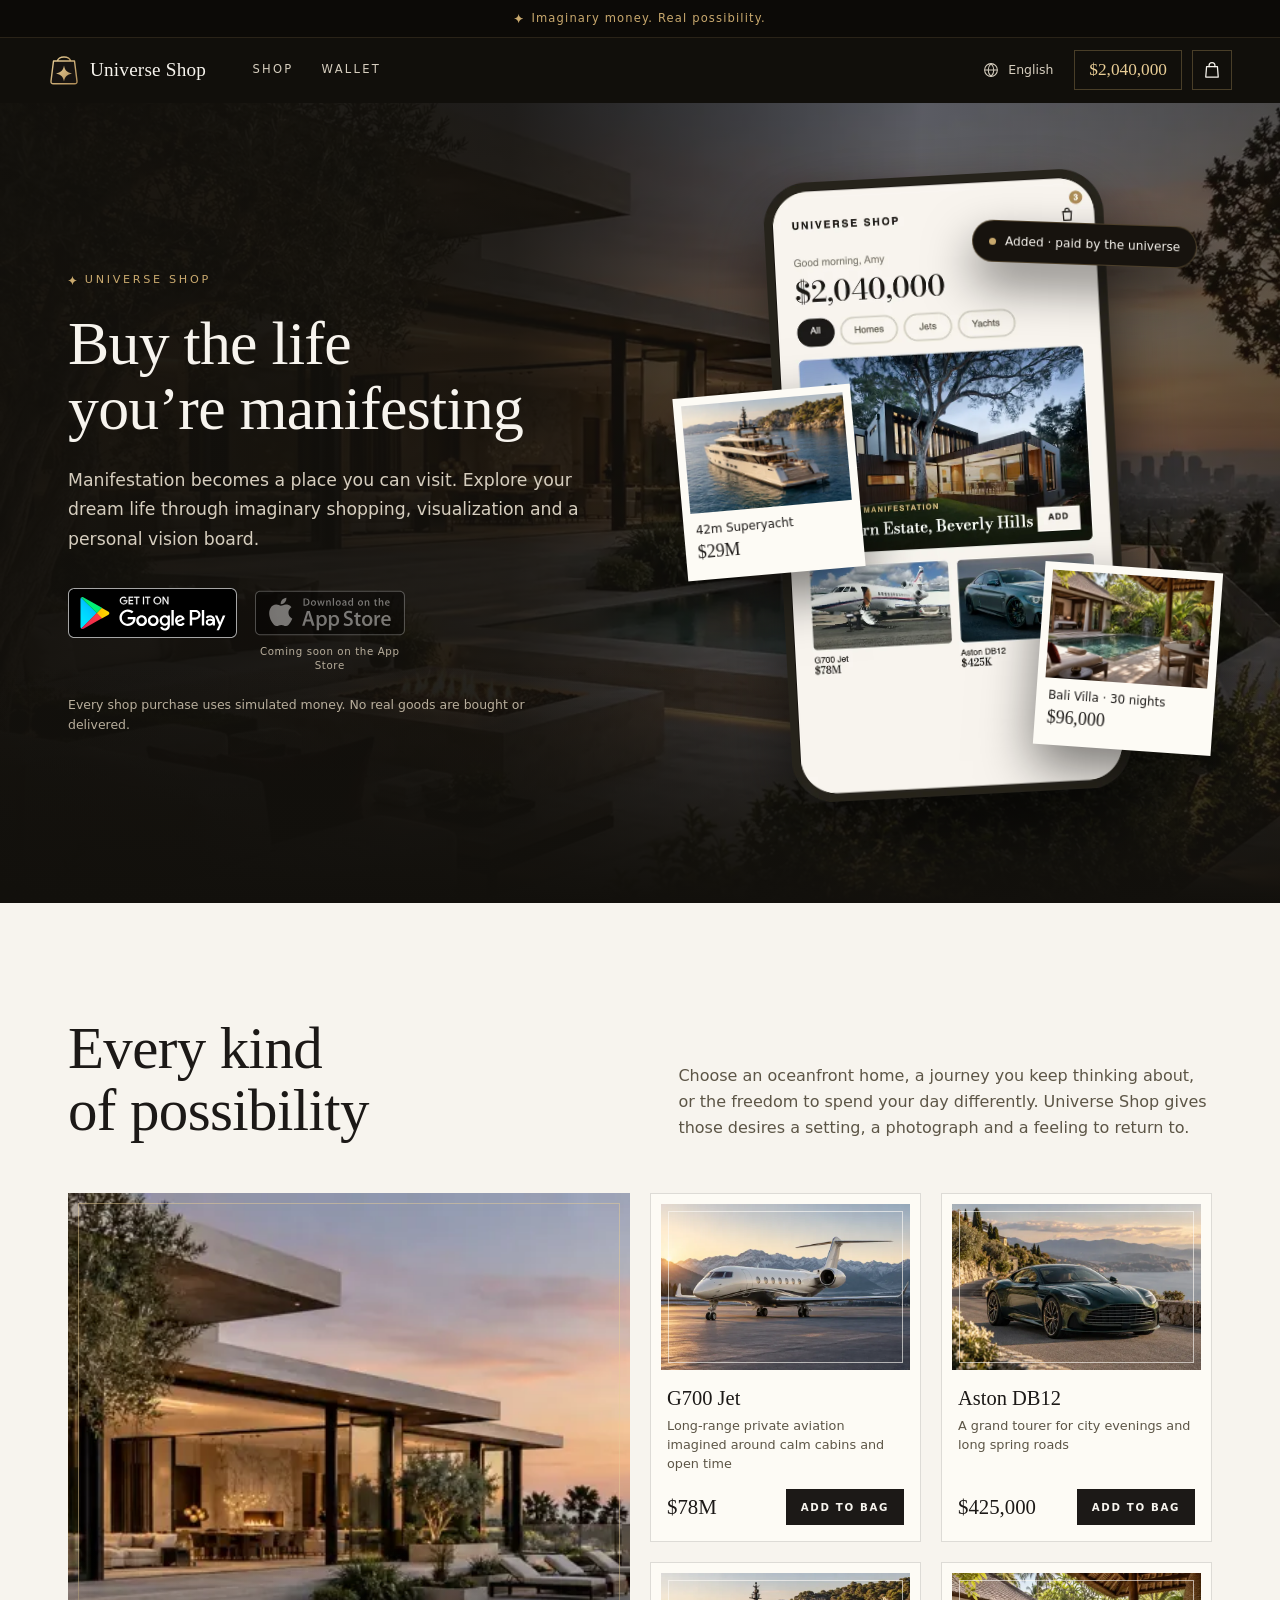
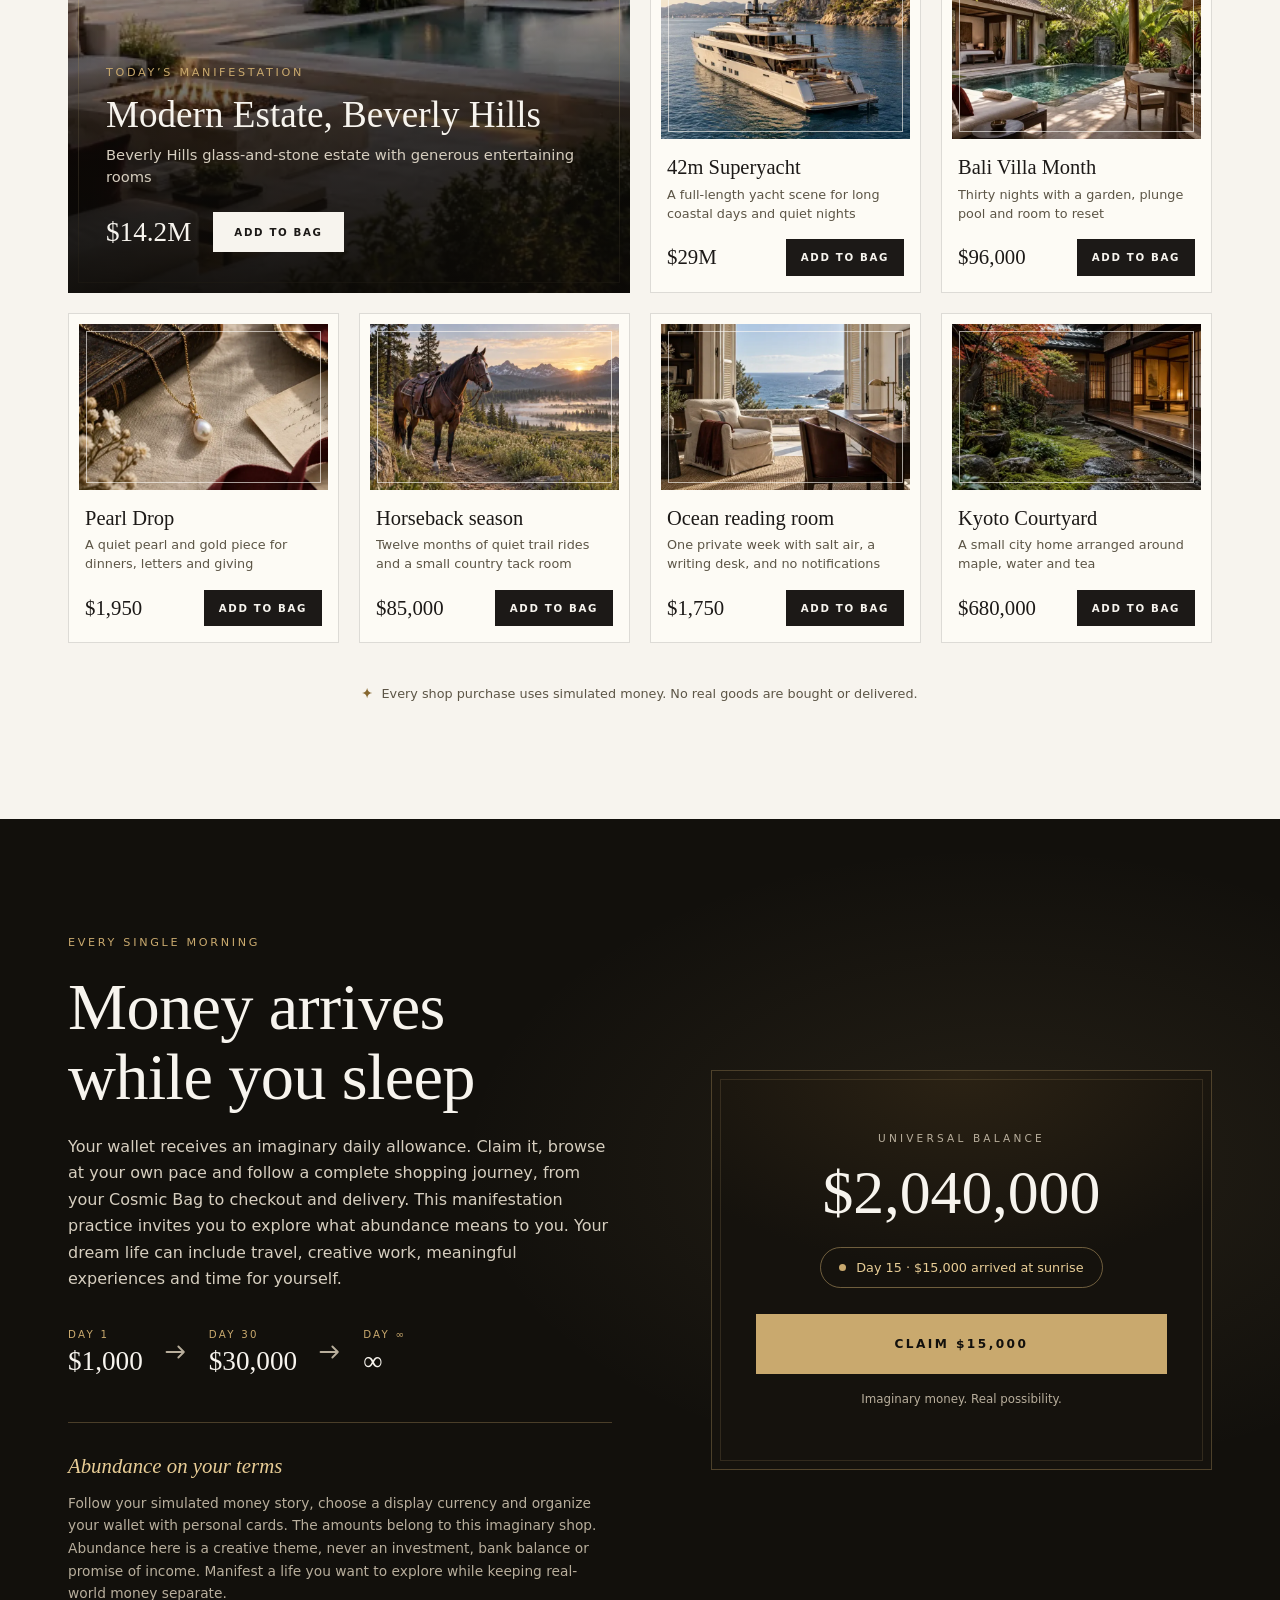
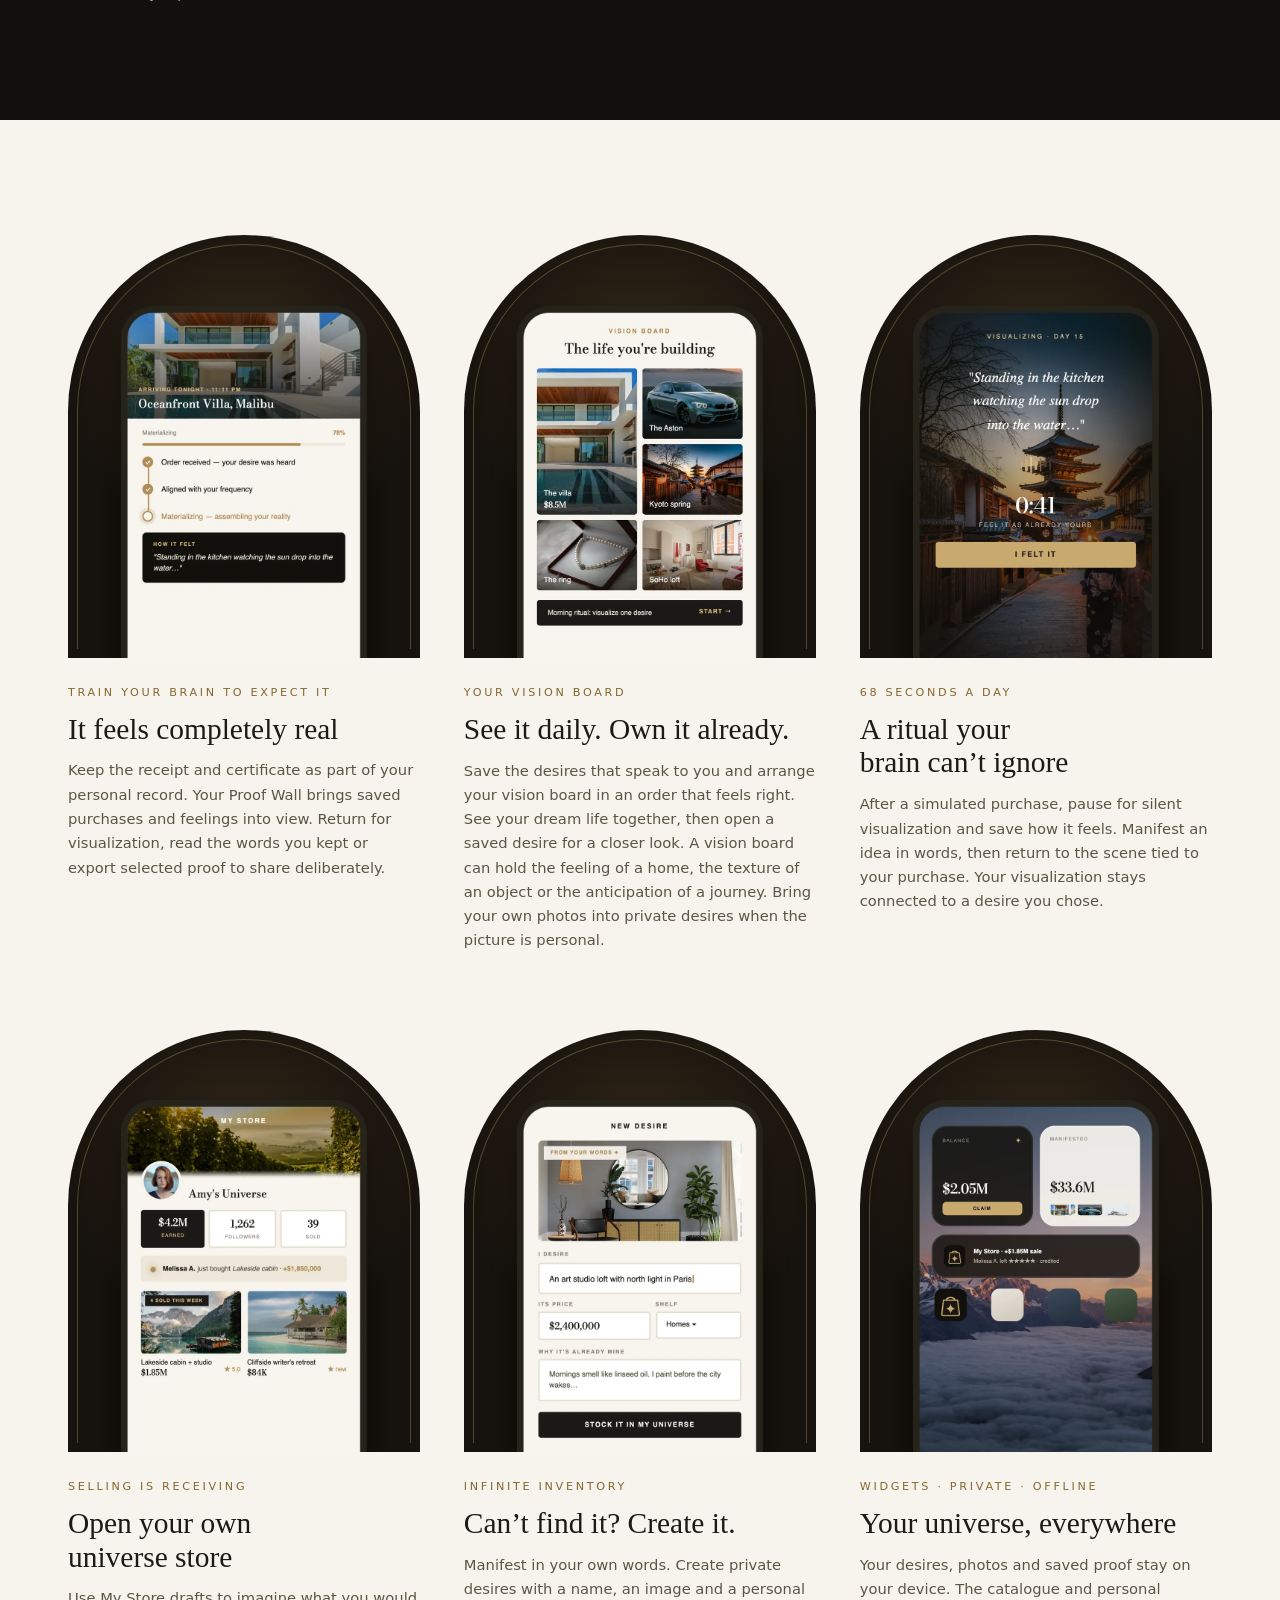
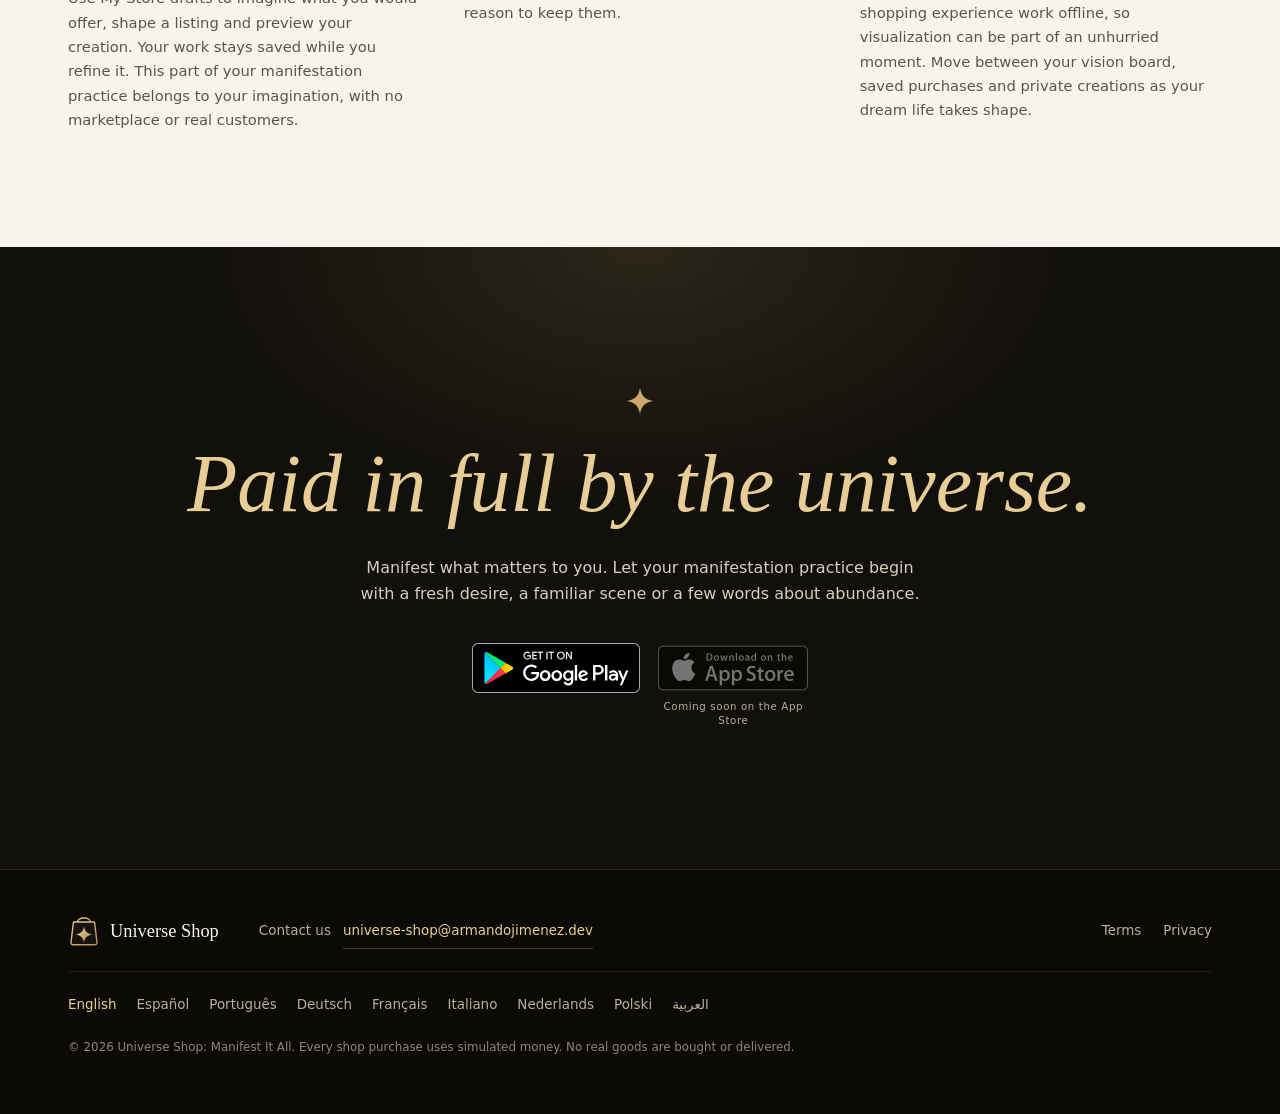
<file: index.html>
<!doctype html>
<html lang="en" dir="ltr" data-app-slug="universe-shop" data-langs="en,es,pt-BR,de,fr,it,nl,pl,ar">
<head>
  <meta charset="utf-8">
  <meta name="viewport" content="width=device-width, initial-scale=1">
  <title>Universe Shop: Manifest It All</title>
  <meta name="description" content="Manifestation becomes a place you can visit. Explore your dream life through imaginary shopping, visualization and a personal vision board.">
  <link rel="canonical" href="https://armandojimenez.dev/universe-shop/">
  <link rel="alternate" hreflang="en" href="https://armandojimenez.dev/universe-shop/">
  <link rel="alternate" hreflang="es" href="https://armandojimenez.dev/universe-shop/es/">
  <link rel="alternate" hreflang="pt-BR" href="https://armandojimenez.dev/universe-shop/pt-br/">
  <link rel="alternate" hreflang="de" href="https://armandojimenez.dev/universe-shop/de/">
  <link rel="alternate" hreflang="fr" href="https://armandojimenez.dev/universe-shop/fr/">
  <link rel="alternate" hreflang="it" href="https://armandojimenez.dev/universe-shop/it/">
  <link rel="alternate" hreflang="nl" href="https://armandojimenez.dev/universe-shop/nl/">
  <link rel="alternate" hreflang="pl" href="https://armandojimenez.dev/universe-shop/pl/">
  <link rel="alternate" hreflang="ar" href="https://armandojimenez.dev/universe-shop/ar/">
  <link rel="alternate" hreflang="x-default" href="https://armandojimenez.dev/universe-shop/">
  <meta property="og:type" content="website">
  <meta property="og:site_name" content="Universe Shop">
  <meta property="og:title" content="Universe Shop: Manifest It All">
  <meta property="og:description" content="Manifestation through imaginary shopping. Picture your dream life.">
  <meta property="og:url" content="https://armandojimenez.dev/universe-shop/">
  <meta property="og:locale" content="en_US">
  <meta property="og:image" content="https://armandojimenez.dev/universe-shop/assets/og/en.jpg">
  <meta property="og:image:type" content="image/jpeg">
  <meta property="og:image:width" content="1024">
  <meta property="og:image:height" content="500">
  <meta property="og:image:alt" content="Buy the life you’re manifesting">
  <meta name="twitter:card" content="summary_large_image">
  <meta name="twitter:title" content="Universe Shop: Manifest It All">
  <meta name="twitter:description" content="Manifestation through imaginary shopping. Picture your dream life.">
  <meta name="twitter:image" content="https://armandojimenez.dev/universe-shop/assets/og/en.jpg">
  <meta name="theme-color" content="#12100C">
  <link rel="icon" href="assets/favicon.svg" type="image/svg+xml">
  <link rel="icon" href="assets/favicon.png" sizes="48x48" type="image/png">
  <link rel="apple-touch-icon" href="assets/apple-touch-icon.png">
  <link rel="preload" href="assets/fonts/BodoniModa.woff2" as="font" type="font/woff2" crossorigin>
  <link rel="preload" href="assets/fonts/Sora.woff2" as="font" type="font/woff2" crossorigin>
  <link rel="preload" as="image" href="assets/hero.webp" imagesrcset="assets/hero-800.webp 800w, assets/hero.webp 1600w" imagesizes="100vw" fetchpriority="high">
  <link rel="stylesheet" href="style.css?v=ee47885c96">
  <script type="application/ld+json">
{
  "@context": "https://schema.org",
  "@type": "MobileApplication",
  "name": "Universe Shop: Manifest It All",
  "alternateName": "Universe Shop",
  "description": "Manifestation becomes a place you can visit. Explore your dream life through imaginary shopping, visualization and a personal vision board.",
  "url": "https://armandojimenez.dev/universe-shop/",
  "inLanguage": "en",
  "applicationCategory": "LifestyleApplication",
  "operatingSystem": "Android",
  "image": "https://armandojimenez.dev/universe-shop/assets/og/en.jpg",
  "downloadUrl": "https://play.google.com/store/apps/details?id=dev.armandojimenez.universeshop",
  "offers": {
    "@type": "Offer",
    "price": "0",
    "priceCurrency": "USD"
  }
}
  </script>
  <script>document.documentElement.classList.add('js');</script>
</head>
<body>
<a class="skip" href="#main">Skip to content</a>
<p class="announce"><svg class="spark" viewBox="16 21.5 16 16" aria-hidden="true"><path d="M24 21.5C24.9 26.4 27.1 28.6 32 29.5 27.1 30.4 24.9 32.6 24 37.5 23.1 32.6 20.9 30.4 16 29.5 20.9 28.6 23.1 26.4 24 21.5Z"/></svg><span>Imaginary money. Real possibility.</span></p>
<header class="nav" data-nav>
  <a class="brand" href="#top" aria-label="Universe Shop"><svg class="mark" viewBox="8 10 32 32" aria-hidden="true"><defs><linearGradient id="mk" x1="0" y1="0" x2="1" y2="1"><stop offset="0" stop-color="#E8CD96"/><stop offset="1" stop-color="#B08D57"/></linearGradient></defs><path d="M17.5 17.5C17.5 11.5 30.5 11.5 30.5 17.5" fill="none" stroke="url(#mk)" stroke-width="1.6" stroke-linecap="round"/><path d="M13.5 17L34.5 17 37 37.2Q37.3 39.8 34.6 39.8L13.4 39.8Q10.7 39.8 11 37.2Z" fill="#171310" stroke="url(#mk)" stroke-width="1.4" stroke-linejoin="round"/><path d="M24 21.5C24.9 26.4 27.1 28.6 32 29.5 27.1 30.4 24.9 32.6 24 37.5 23.1 32.6 20.9 30.4 16 29.5 20.9 28.6 23.1 26.4 24 21.5Z" fill="url(#mk)"/></svg><span class="brand__name">Universe Shop</span></a>
  <nav class="nav__links">
    <a href="#shop">Shop</a>
    <a href="#wallet">Wallet</a>
  </nav>
  <div class="nav__tools">
    <details class="lang">
      <summary aria-label="Language: English"><svg viewBox="0 0 24 24" aria-hidden="true" fill="none" stroke="currentColor" stroke-width="1.4"><circle cx="12" cy="12" r="8.5"/><path d="M3.5 12h17M12 3.5c2.6 2.6 3.8 5.400 3.800 8.500s-1.200 5.900-3.800 8.500c-2.600-2.600-3.800-5.400-3.800-8.500s1.200-5.900 3.800-8.500z"/></svg><span>English</span></summary>
      <div class="lang__menu">
        <a href="./" hreflang="en" lang="en" aria-current="page">English</a>
        <a href="./es/" hreflang="es" lang="es">Español</a>
        <a href="./pt-br/" hreflang="pt-BR" lang="pt-BR">Português</a>
        <a href="./de/" hreflang="de" lang="de">Deutsch</a>
        <a href="./fr/" hreflang="fr" lang="fr">Français</a>
        <a href="./it/" hreflang="it" lang="it">Italiano</a>
        <a href="./nl/" hreflang="nl" lang="nl">Nederlands</a>
        <a href="./pl/" hreflang="pl" lang="pl">Polski</a>
        <a href="./ar/" hreflang="ar" lang="ar">العربية</a>
      </div>
    </details>
    <a class="chip" href="#wallet" aria-label="Universe Balance: $2,040,000"><bdi data-balance>$2,040,000</bdi></a>
    <button class="bagbtn" type="button" data-bag-open aria-label="Your bag"><svg viewBox="0 0 24 24" aria-hidden="true" fill="none" stroke="currentColor" stroke-width="1.5" stroke-linecap="round" stroke-linejoin="round"><path d="M8.5 8V6.5a3.5 3.5 0 0 1 7 0V8"/><path d="M5.5 8h13l1 12.5h-15z"/></svg><span class="bagbtn__count" data-bag-count hidden></span></button>
  </div>
</header>
<main id="main">
  <section class="hero" id="top">
    <img class="hero__bg" src="assets/hero.webp" srcset="assets/hero-800.webp 800w, assets/hero.webp 1600w" sizes="100vw" alt="" width="1600" height="1067" fetchpriority="high">
    <div class="hero__in wrap">
      <div class="hero__copy">
        <p class="kicker"><svg class="spark" viewBox="16 21.5 16 16" aria-hidden="true"><path d="M24 21.5C24.9 26.4 27.1 28.6 32 29.5 27.1 30.4 24.9 32.6 24 37.5 23.1 32.6 20.9 30.4 16 29.5 20.9 28.6 23.1 26.4 24 21.5Z"/></svg>UNIVERSE SHOP</p>
        <h1 style="--fit:1.000">Buy the life<br>you’re manifesting</h1>
        <p class="lede">Manifestation becomes a place you can visit. Explore your dream life through imaginary shopping, visualization and a personal vision board.</p>
      </div>
      <div class="hero__stage">
        <span class="device"><img class="phone" src="assets/screens/en/buy.webp" width="660" height="1203" alt="Universe Shop: Shop" decoding="async"></span>
        <div class="pop pop--a" aria-hidden="true"><img src="assets/shop/us-water-001.webp" width="720" height="480" alt="" decoding="async" fetchpriority="low"><span class="pop__name">42m Superyacht</span><bdi class="pop__price">$29M</bdi></div>
        <div class="pop pop--b" aria-hidden="true"><img src="assets/shop/us-voyage-004.webp" width="720" height="480" alt="" decoding="async" fetchpriority="low"><span class="pop__name">Bali Villa · 30 nights</span><bdi class="pop__price">$96,000</bdi></div>
        <p class="pop pop--c" aria-hidden="true"><i></i>Added · paid by the universe</p>
      </div>
      <div class="hero__get">
        <div class="badges"><a class="store-badge" data-store="google" href="https://play.google.com/store/apps/details?id=dev.armandojimenez.universeshop" target="_blank" rel="noopener"><img src="assets/google-play-badge.svg" alt="Get it on Google Play" width="168" height="50"></a><span class="store-badge store-badge--soon" data-store="apple" aria-disabled="true"><img src="assets/app-store-badge.svg" alt="Coming soon on the App Store" width="150" height="50"><span class="store-badge__soon-label">Coming soon on the App Store</span></span></div>
        <p class="fine">Every shop purchase uses simulated money. No real goods are bought or delivered.</p>
      </div>
    </div>
  </section>
  <section class="shelf" id="shop">
    <div class="wrap">
      <header class="shelf__head">
        <h2>Every kind of possibility</h2>
        <p>Choose an oceanfront home, a journey you keep thinking about, or the freedom to spend your day differently. Universe Shop gives those desires a setting, a photograph and a feeling to return to.</p>
      </header>
      <div class="shelf__grid">
      <article class="piece piece--lead" data-id="us-home-002">
        <div class="piece__art"><img src="assets/shop/us-home-002.webp" width="720" height="480" alt="High-end editorial photograph of a Beverly Hills modern estate, glass walls, pale stone, landscaped courtyard and dusk light, no identifiable people." loading="lazy" decoding="async"></div>
        <div class="piece__over">
          <p class="kicker">Today’s manifestation</p>
          <h3>Modern Estate, Beverly Hills</h3>
          <p class="piece__sub">Beverly Hills glass-and-stone estate with generous entertaining rooms</p>
          <div class="piece__row"><bdi class="price">$14.2M</bdi><button class="add" type="button" data-add="us-home-002">Add to bag</button></div>
        </div>
      </article>
      <article class="piece" data-id="us-air-001">
        <div class="piece__art"><img src="assets/shop/us-air-001.webp" width="720" height="480" alt="A long white and navy private jet with ten oval cabin windows, rear-mounted engines and swept wings on an Alpine runway at sunrise." loading="lazy" decoding="async"></div>
        <h3>G700 Jet</h3>
        <p class="piece__sub">Long-range private aviation imagined around calm cabins and open time</p>
        <div class="piece__row"><bdi class="price">$78M</bdi><button class="add" type="button" data-add="us-air-001">Add to bag</button></div>
      </article>
      <article class="piece" data-id="us-car-003">
        <div class="piece__art"><img src="assets/shop/us-car-003.webp" width="720" height="480" alt="Realistic editorial photograph of an Aston Martin DB12 grand tourer on a spring road, three-quarter front view, no people, no invented badges." loading="lazy" decoding="async"></div>
        <h3>Aston DB12</h3>
        <p class="piece__sub">A grand tourer for city evenings and long spring roads</p>
        <div class="piece__row"><bdi class="price">$425,000</bdi><button class="add" type="button" data-add="us-car-003">Add to bag</button></div>
      </article>
      <article class="piece" data-id="us-water-001">
        <div class="piece__art"><img src="assets/shop/us-water-001.webp" width="720" height="480" alt="Aerial-to-level editorial photograph of a 42 metre superyacht at a quiet Mediterranean anchorage, shaded aft deck, realistic vessel, no people." loading="lazy" decoding="async"></div>
        <h3>42m Superyacht</h3>
        <p class="piece__sub">A full-length yacht scene for long coastal days and quiet nights</p>
        <div class="piece__row"><bdi class="price">$29M</bdi><button class="add" type="button" data-add="us-water-001">Add to bag</button></div>
      </article>
      <article class="piece" data-id="us-voyage-004">
        <div class="piece__art"><img src="assets/shop/us-voyage-004.webp" width="720" height="480" alt="Lush editorial photograph of a Bali garden villa with plunge pool, tropical plants and shaded table, warm natural light, no people." loading="lazy" decoding="async"></div>
        <h3>Bali Villa Month</h3>
        <p class="piece__sub">Thirty nights with a garden, plunge pool and room to reset</p>
        <div class="piece__row"><bdi class="price">$96,000</bdi><button class="add" type="button" data-add="us-voyage-004">Add to bag</button></div>
      </article>
      <article class="piece" data-id="us-jewel-004">
        <div class="piece__art"><img src="assets/shop/us-jewel-004.webp" width="720" height="480" alt="Quiet editorial macro photograph of a single pearl drop in a fine gold setting on linen beside a handwritten note, no brand or grade claims." loading="lazy" decoding="async"></div>
        <h3>Pearl Drop</h3>
        <p class="piece__sub">A quiet pearl and gold piece for dinners, letters and giving</p>
        <div class="piece__row"><bdi class="price">$1,950</bdi><button class="add" type="button" data-add="us-jewel-004">Add to bag</button></div>
      </article>
      <article class="piece" data-id="us-art-004">
        <div class="piece__art"><img src="assets/shop/us-art-004.webp" width="720" height="480" alt="Dawn horseback trail beside meadow and pine, with calm horse, leather tack, and soft mist; documentary editorial tone, no rider identity or brand markings." loading="lazy" decoding="async"></div>
        <h3>Horseback season</h3>
        <p class="piece__sub">Twelve months of quiet trail rides and a small country tack room</p>
        <div class="piece__row"><bdi class="price">$85,000</bdi><button class="add" type="button" data-add="us-art-004">Add to bag</button></div>
      </article>
      <article class="piece" data-id="us-wellness-003">
        <div class="piece__art"><img src="assets/shop/us-wellness-003.webp" width="720" height="480" alt="Minimal ocean-facing reading room with open shutters, linen chair, writing desk, single book, and visible horizon; natural coastal light, no legible text." loading="lazy" decoding="async"></div>
        <h3>Ocean reading room</h3>
        <p class="piece__sub">One private week with salt air, a writing desk, and no notifications</p>
        <div class="piece__row"><bdi class="price">$1,750</bdi><button class="add" type="button" data-add="us-wellness-003">Add to bag</button></div>
      </article>
      <article class="piece" data-id="us-home-006">
        <div class="piece__art"><img src="assets/shop/us-home-006.webp" width="720" height="480" alt="Quiet editorial photograph of a Kyoto courtyard house, timber screens, moss, maple and rain-dark stone, warm interior glow, no people." loading="lazy" decoding="async"></div>
        <h3>Kyoto Courtyard</h3>
        <p class="piece__sub">A small city home arranged around maple, water and tea</p>
        <div class="piece__row"><bdi class="price">$680,000</bdi><button class="add" type="button" data-add="us-home-006">Add to bag</button></div>
      </article>
      </div>
      <p class="shelf__note"><svg class="spark" viewBox="16 21.5 16 16" aria-hidden="true"><path d="M24 21.5C24.9 26.4 27.1 28.6 32 29.5 27.1 30.4 24.9 32.6 24 37.5 23.1 32.6 20.9 30.4 16 29.5 20.9 28.6 23.1 26.4 24 21.5Z"/></svg><span>Every shop purchase uses simulated money. No real goods are bought or delivered.</span></p>
    </div>
  </section>
  <section class="wallet" id="wallet">
    <div class="wrap wallet__in">
      <div class="wallet__copy">
        <p class="kicker">EVERY SINGLE MORNING</p>
        <h2 style="--fit:1.000">Money arrives<br>while you sleep</h2>
        <p>Your wallet receives an imaginary daily allowance. Claim it, browse at your own pace and follow a complete shopping journey, from your Cosmic Bag to checkout and delivery. This manifestation practice invites you to explore what abundance means to you. Your dream life can include travel, creative work, meaningful experiences and time for yourself.</p>
        <ol class="steps"><li><span>DAY 1</span><bdi>$1,000</bdi></li><li class="steps__to"><svg class="arrow" viewBox="0 0 14 10" aria-hidden="true" fill="none" stroke="currentColor" stroke-width="1.2" stroke-linecap="round" stroke-linejoin="round"><path d="M1 5h11M8.500 1.500 12 5 8.500 8.500"/></svg></li><li><span>DAY 30</span><bdi>$30,000</bdi></li><li class="steps__to"><svg class="arrow" viewBox="0 0 14 10" aria-hidden="true" fill="none" stroke="currentColor" stroke-width="1.2" stroke-linecap="round" stroke-linejoin="round"><path d="M1 5h11M8.500 1.500 12 5 8.500 8.500"/></svg></li><li><span>DAY ∞</span><bdi>∞</bdi></li></ol>
      </div>
      <div class="till">
        <p class="till__label">UNIVERSAL BALANCE</p>
        <p class="till__amount"><bdi data-balance>$2,040,000</bdi></p>
        <p class="till__note" data-claim-note aria-live="polite"><i></i><span>Day 15 · $15,000 arrived at sunrise</span></p>
        <button class="till__claim" type="button" data-claim>Claim $15,000</button>
        <p class="till__sim">Imaginary money. Real possibility.</p>
      </div>
      <aside class="wallet__terms">
        <h3>Abundance on your terms</h3>
        <p>Follow your simulated money story, choose a display currency and organize your wallet with personal cards. The amounts belong to this imaginary shop. Abundance here is a creative theme, never an investment, bank balance or promise of income. Manifest a life you want to explore while keeping real-world money separate.</p>
      </aside>
    </div>
  </section>
  <section class="windows" id="app">
    <div class="wrap windows__grid">
      <article class="window">
        <div class="window__niche"><span class="device"><img class="phone" src="assets/screens/en/real.webp" width="660" height="1188" alt="Universe Shop: Your Estate" loading="lazy" decoding="async"></span></div>
        <p class="kicker">TRAIN YOUR BRAIN TO EXPECT IT</p>
        <h2>It feels completely real</h2>
        <p>Keep the receipt and certificate as part of your personal record. Your Proof Wall brings saved purchases and feelings into view. Return for visualization, read the words you kept or export selected proof to share deliberately.</p>
      </article>
      <article class="window">
        <div class="window__niche"><span class="device"><img class="phone" src="assets/screens/en/board.webp" width="660" height="1203" alt="Universe Shop: VISION BOARD" loading="lazy" decoding="async"></span></div>
        <p class="kicker">YOUR VISION BOARD</p>
        <h2>See it daily. Own it already.</h2>
        <p>Save the desires that speak to you and arrange your vision board in an order that feels right. See your dream life together, then open a saved desire for a closer look. A vision board can hold the feeling of a home, the texture of an object or the anticipation of a journey. Bring your own photos into private desires when the picture is personal.</p>
      </article>
      <article class="window">
        <div class="window__niche"><span class="device"><img class="phone" src="assets/screens/en/ritual.webp" width="660" height="1125" alt="Universe Shop: FEEL IT REAL" loading="lazy" decoding="async"></span></div>
        <p class="kicker">68 SECONDS A DAY</p>
        <h2>A ritual your brain can’t ignore</h2>
        <p>After a simulated purchase, pause for silent visualization and save how it feels. Manifest an idea in words, then return to the scene tied to your purchase. Your visualization stays connected to a desire you chose.</p>
      </article>
      <article class="window">
        <div class="window__niche"><span class="device"><img class="phone" src="assets/screens/en/store.webp" width="660" height="1172" alt="Universe Shop: My Store" loading="lazy" decoding="async"></span></div>
        <p class="kicker">SELLING IS RECEIVING</p>
        <h2>Open your own universe store</h2>
        <p>Use My Store drafts to imagine what you would offer, shape a listing and preview your creation. Your work stays saved while you refine it. This part of your manifestation practice belongs to your imagination, with no marketplace or real customers.</p>
      </article>
      <article class="window">
        <div class="window__niche"><span class="device"><img class="phone" src="assets/screens/en/create.webp" width="660" height="1172" alt="Universe Shop: NEW DESIRE" loading="lazy" decoding="async"></span></div>
        <p class="kicker">INFINITE INVENTORY</p>
        <h2>Can’t find it? Create it.</h2>
        <p>Manifest in your own words. Create private desires with a name, an image and a personal reason to keep them.</p>
      </article>
      <article class="window">
        <div class="window__niche"><span class="device"><img class="phone" src="assets/screens/en/everywhere.webp" width="660" height="1203" alt="Universe Shop: Your universe, at a glance" loading="lazy" decoding="async"></span></div>
        <p class="kicker">WIDGETS · PRIVATE · OFFLINE</p>
        <h2>Your universe, everywhere</h2>
        <p>Your desires, photos and saved proof stay on your device. The catalogue and personal shopping experience work offline, so visualization can be part of an unhurried moment. Move between your vision board, saved purchases and private creations as your dream life takes shape.</p>
      </article>
    </div>
  </section>
  <section class="closing" id="get">
    <div class="wrap">
      <svg class="spark" viewBox="16 21.5 16 16" aria-hidden="true"><path d="M24 21.5C24.9 26.4 27.1 28.6 32 29.5 27.1 30.4 24.9 32.6 24 37.5 23.1 32.6 20.9 30.4 16 29.5 20.9 28.6 23.1 26.4 24 21.5Z"/></svg>
      <h2>Paid in full by the universe.</h2>
      <p>Manifest what matters to you. Let your manifestation practice begin with a fresh desire, a familiar scene or a few words about abundance.</p>
      <div class="badges"><a class="store-badge" data-store="google" href="https://play.google.com/store/apps/details?id=dev.armandojimenez.universeshop" target="_blank" rel="noopener"><img src="assets/google-play-badge.svg" alt="Get it on Google Play" width="168" height="50"></a><span class="store-badge store-badge--soon" data-store="apple" aria-disabled="true"><img src="assets/app-store-badge.svg" alt="Coming soon on the App Store" width="150" height="50"><span class="store-badge__soon-label">Coming soon on the App Store</span></span></div>
    </div>
  </section>
</main>
<footer class="foot">
  <div class="wrap foot__in">
    <div class="foot__brand"><svg class="mark" viewBox="8 10 32 32" aria-hidden="true"><defs><linearGradient id="mk" x1="0" y1="0" x2="1" y2="1"><stop offset="0" stop-color="#E8CD96"/><stop offset="1" stop-color="#B08D57"/></linearGradient></defs><path d="M17.5 17.5C17.5 11.5 30.5 11.5 30.5 17.5" fill="none" stroke="url(#mk)" stroke-width="1.6" stroke-linecap="round"/><path d="M13.5 17L34.5 17 37 37.2Q37.3 39.8 34.6 39.8L13.4 39.8Q10.7 39.8 11 37.2Z" fill="#171310" stroke="url(#mk)" stroke-width="1.4" stroke-linejoin="round"/><path d="M24 21.5C24.9 26.4 27.1 28.6 32 29.5 27.1 30.4 24.9 32.6 24 37.5 23.1 32.6 20.9 30.4 16 29.5 20.9 28.6 23.1 26.4 24 21.5Z" fill="url(#mk)"/></svg><span>Universe Shop</span></div>
    <div class="foot__contact">
      <span>Contact us</span>
      <button type="button" data-copy-email="universe-shop@armandojimenez.dev" aria-label="Copy email address: universe-shop@armandojimenez.dev">universe-shop@armandojimenez.dev</button>
    </div>
    <nav class="foot__links">
      <a href="https://armandojimenez.dev/apps/universe-shop/terms.html">Terms</a>
      <a href="https://armandojimenez.dev/apps/universe-shop/privacy-policy.html">Privacy</a>
    </nav>
    <nav class="foot__langs" aria-label="Language">
      <a href="./" hreflang="en" lang="en" aria-current="page">English</a>
      <a href="./es/" hreflang="es" lang="es">Español</a>
      <a href="./pt-br/" hreflang="pt-BR" lang="pt-BR">Português</a>
      <a href="./de/" hreflang="de" lang="de">Deutsch</a>
      <a href="./fr/" hreflang="fr" lang="fr">Français</a>
      <a href="./it/" hreflang="it" lang="it">Italiano</a>
      <a href="./nl/" hreflang="nl" lang="nl">Nederlands</a>
      <a href="./pl/" hreflang="pl" lang="pl">Polski</a>
      <a href="./ar/" hreflang="ar" lang="ar">العربية</a>
    </nav>
    <p class="foot__legal">© 2026 Universe Shop: Manifest It All. Every shop purchase uses simulated money. No real goods are bought or delivered.</p>
  </div>
</footer>
<dialog class="bag" id="bag" aria-labelledby="bag-title">
  <button class="bag__close" type="button" data-bag-close aria-label="Close"><svg viewBox="0 0 24 24" aria-hidden="true" fill="none" stroke="currentColor" stroke-width="1.5" stroke-linecap="round"><path d="M6 6l12 12M18 6 6 18"/></svg></button>
  <div class="bag__view" data-view="bag">
    <h2 id="bag-title">Your Bag</h2>
    <div class="bag__empty" data-empty>
      <p class="bag__emptytitle">Nothing here yet.</p>
      <p>What do you desire? The inventory is infinite and everything is in stock.</p>
      <button class="btn" type="button" data-bag-start>START DESIRING</button>
    </div>
    <div data-full hidden>
      <ul class="bag__items" data-items></ul>
      <dl class="bag__sums">
        <div><dt>Total</dt><dd><bdi data-total></bdi></dd></div>
        <div><dt>Universe Balance</dt><dd><bdi data-available></bdi></dd></div>
        <div data-provision-row hidden><dt>Provided by the Universe</dt><dd><bdi data-provision></bdi></dd></div>
      </dl>
      <p class="bag__help" data-provision-help hidden>The shortfall is covered with imaginary money. No real payment is taken.</p>
      <button class="btn btn--gold" type="button" data-place></button>
      <p class="bag__fine">Fulfilled by the Universe · No returns needed</p>
    </div>
  </div>
  <div class="bag__view" data-view="certificate" hidden>
    <p class="cert__placed"><svg class="spark" viewBox="16 21.5 16 16" aria-hidden="true"><path d="M24 21.5C24.9 26.4 27.1 28.6 32 29.5 27.1 30.4 24.9 32.6 24 37.5 23.1 32.6 20.9 30.4 16 29.5 20.9 28.6 23.1 26.4 24 21.5Z"/></svg>Order placed</p>
    <div class="cert" tabindex="-1" data-cert>
      <p class="cert__heading">PROOF OF OWNERSHIP</p>
      <h2 class="cert__title">Certificate of<br>Ownership</h2>
      <p>This certifies that</p>
      <p class="cert__owner">You</p>
      <p>are the rightful owner of</p>
      <p class="cert__items" data-cert-items></p>
      <p>in this timeline and all others.</p>
      <p class="cert__date">Claimed in the present tense on <time data-cert-date></time></p>
      <p class="cert__seal"><svg class="mark" viewBox="8 10 32 32" aria-hidden="true"><defs><linearGradient id="mk" x1="0" y1="0" x2="1" y2="1"><stop offset="0" stop-color="#E8CD96"/><stop offset="1" stop-color="#B08D57"/></linearGradient></defs><path d="M17.5 17.5C17.5 11.5 30.5 11.5 30.5 17.5" fill="none" stroke="url(#mk)" stroke-width="1.6" stroke-linecap="round"/><path d="M13.5 17L34.5 17 37 37.2Q37.3 39.8 34.6 39.8L13.4 39.8Q10.7 39.8 11 37.2Z" fill="#171310" stroke="url(#mk)" stroke-width="1.4" stroke-linejoin="round"/><path d="M24 21.5C24.9 26.4 27.1 28.6 32 29.5 27.1 30.4 24.9 32.6 24 37.5 23.1 32.6 20.9 30.4 16 29.5 20.9 28.6 23.1 26.4 24 21.5Z" fill="url(#mk)"/></svg><span>SEALED</span></p>
    </div>
    <blockquote class="cert__say" data-cert-say></blockquote>
    <p class="cert__paid">Paid in full by the universe.</p>
    <div class="cert__get"><a class="store-badge" data-store="google" href="https://play.google.com/store/apps/details?id=dev.armandojimenez.universeshop" target="_blank" rel="noopener"><img src="assets/google-play-badge.svg" alt="Get it on Google Play" width="168" height="50"></a></div>
    <button class="btn btn--line" type="button" data-bag-start>CONTINUE SHOPPING</button>
  </div>
</dialog>
<p class="toast" role="status" aria-live="polite" data-toast></p>
<div class="snackbar" role="status" aria-live="polite"></div>
<script>window.LANDING_STRINGS = {"copied":"Email address copied."}; window.SHOP = {"lang":"en","money":{"pre":"$","group":",","post":""},"balance":2040000,"claim":{"day":15,"amount":15000},"items":{"us-home-002":{"title":"Modern Estate, Beverly Hills","short":"Modern Estate","usd":14200000,"say":"My home gives every gathering room to breathe.","img":"assets/shop/us-home-002.webp"},"us-air-001":{"title":"Private Jet, G700","short":"G700 Jet","usd":78000000,"say":"I cross distance with calm, clarity and time still in my hands.","img":"assets/shop/us-air-001.webp"},"us-car-003":{"title":"Aston DB12","short":"Aston DB12","usd":425000,"say":"I let the long way become part of the destination.","img":"assets/shop/us-car-003.webp"},"us-water-001":{"title":"42m Superyacht","short":"42m Superyacht","usd":29000000,"say":"I move with the water and choose the horizon gently.","img":"assets/shop/us-water-001.webp"},"us-voyage-004":{"title":"Bali Villa, Thirty Nights","short":"Bali Villa Month","usd":96000,"say":"I build a life that leaves space for both focus and wonder.","img":"assets/shop/us-voyage-004.webp"},"us-jewel-004":{"title":"Pearl Drop Heirloom","short":"Pearl Drop","usd":1950,"say":"I let beautiful things travel through loving hands.","img":"assets/shop/us-jewel-004.webp"},"us-art-004":{"title":"The Dawn Horseback Season","short":"Horseback season","usd":85000,"say":"I move through the world with patience, trust, and a steady animal rhythm.","img":"assets/shop/us-art-004.webp"},"us-wellness-003":{"title":"The Ocean-Side Reading Room","short":"Ocean reading room","usd":1750,"say":"The sea gives me room to read, breathe, and return to myself.","img":"assets/shop/us-wellness-003.webp"},"us-home-006":{"title":"Kyoto Courtyard House","short":"Kyoto Courtyard","usd":680000,"say":"I notice beauty in the pace of an ordinary day.","img":"assets/shop/us-home-006.webp"}},"t":{"add":"Add to bag","view":"VIEW BAG","added":"Added · paid by the universe","remove":"Remove {title}","place":"PLACE ORDER · {amount}","received":"{amount} received. It is yours.","claimed":"Day 15 · claimed"}};</script>
<script src="behavior.js?v=ee47885c96"></script>
<script src="shop.js?v=ee47885c96" defer></script>
</body>
</html>
</file>
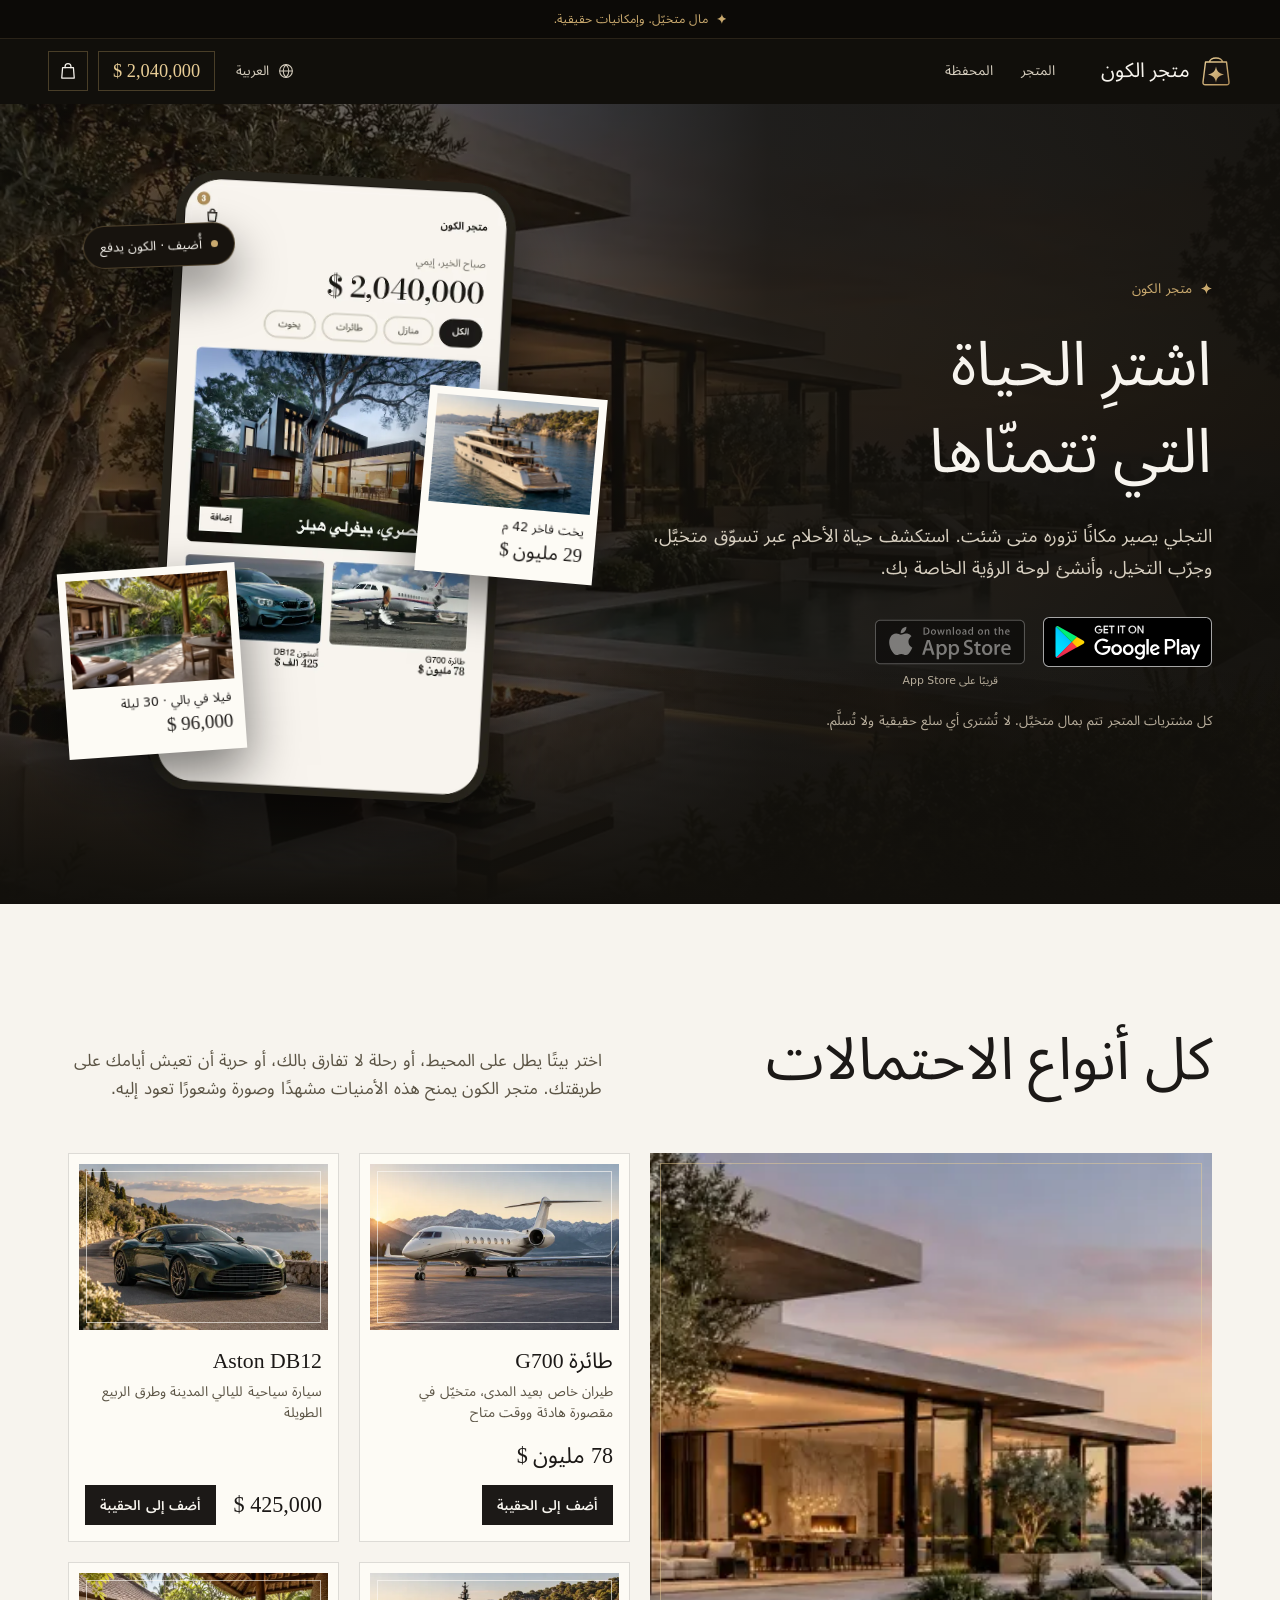
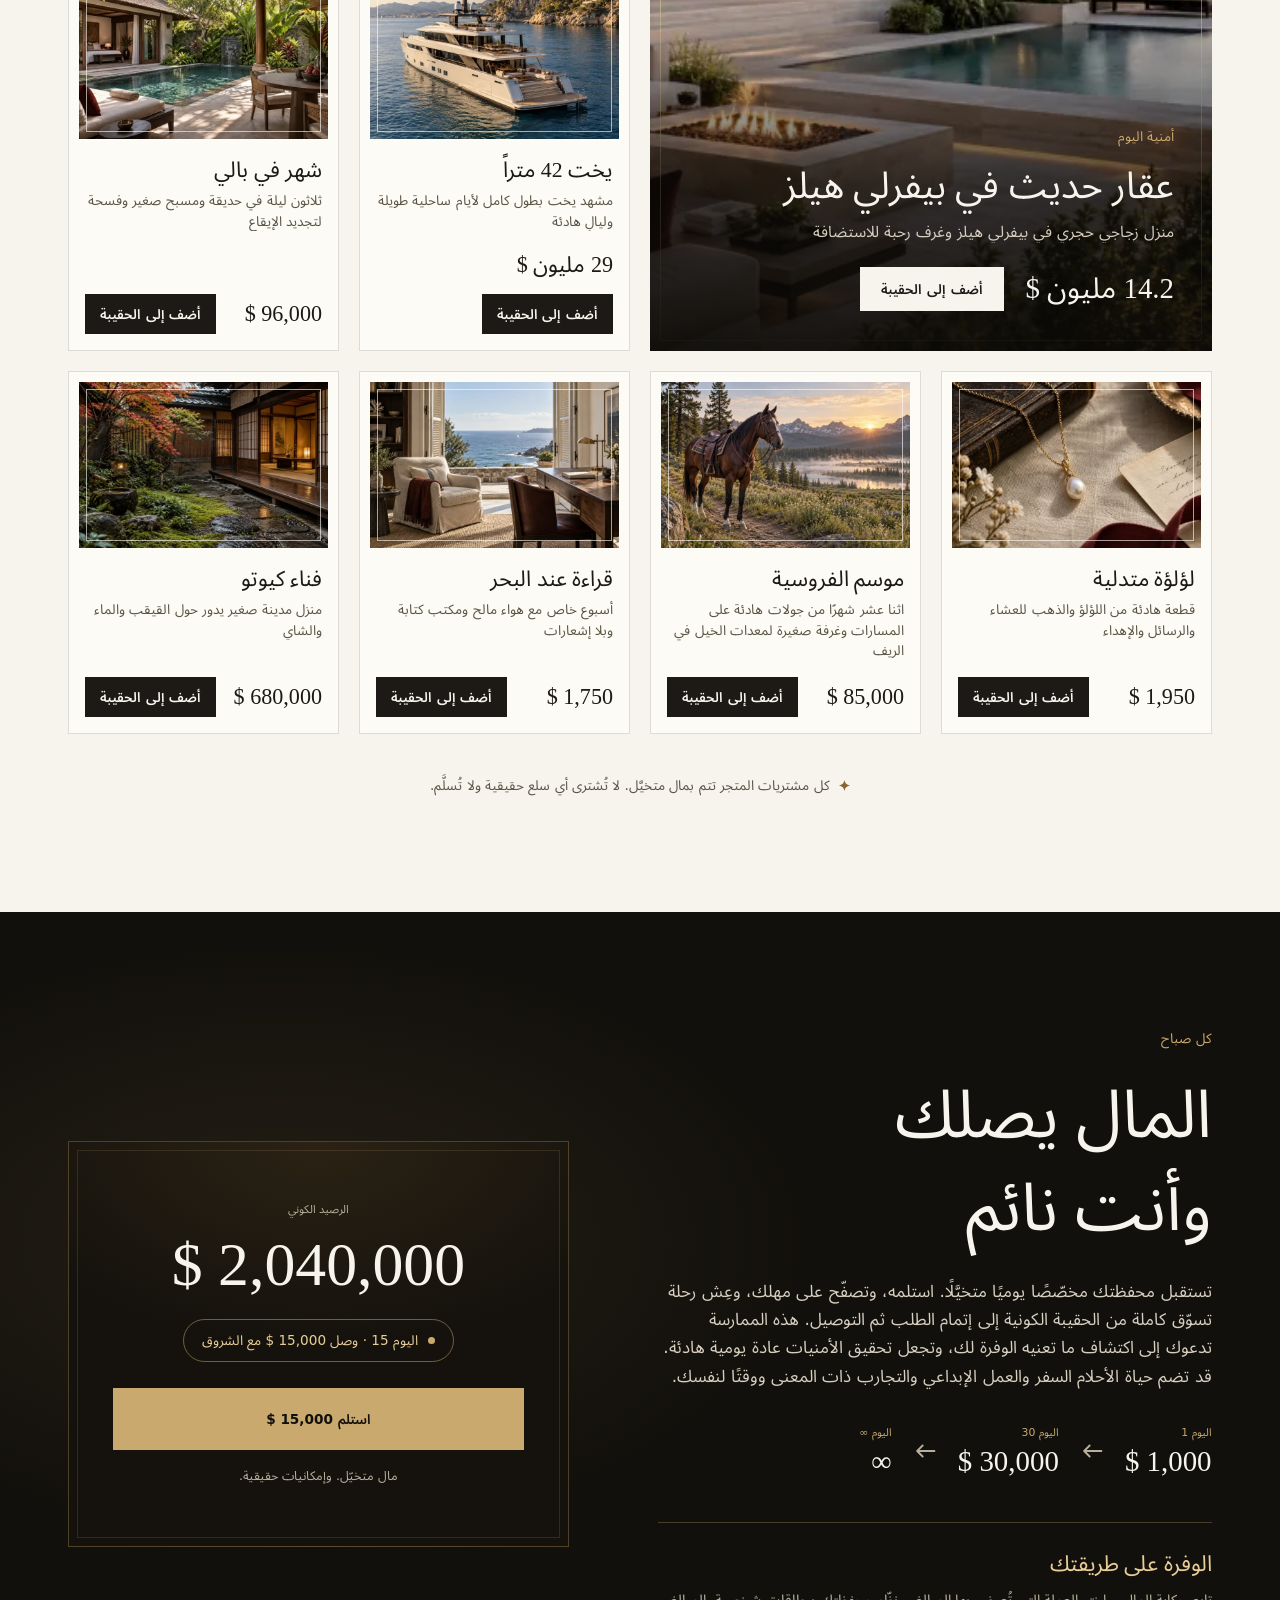
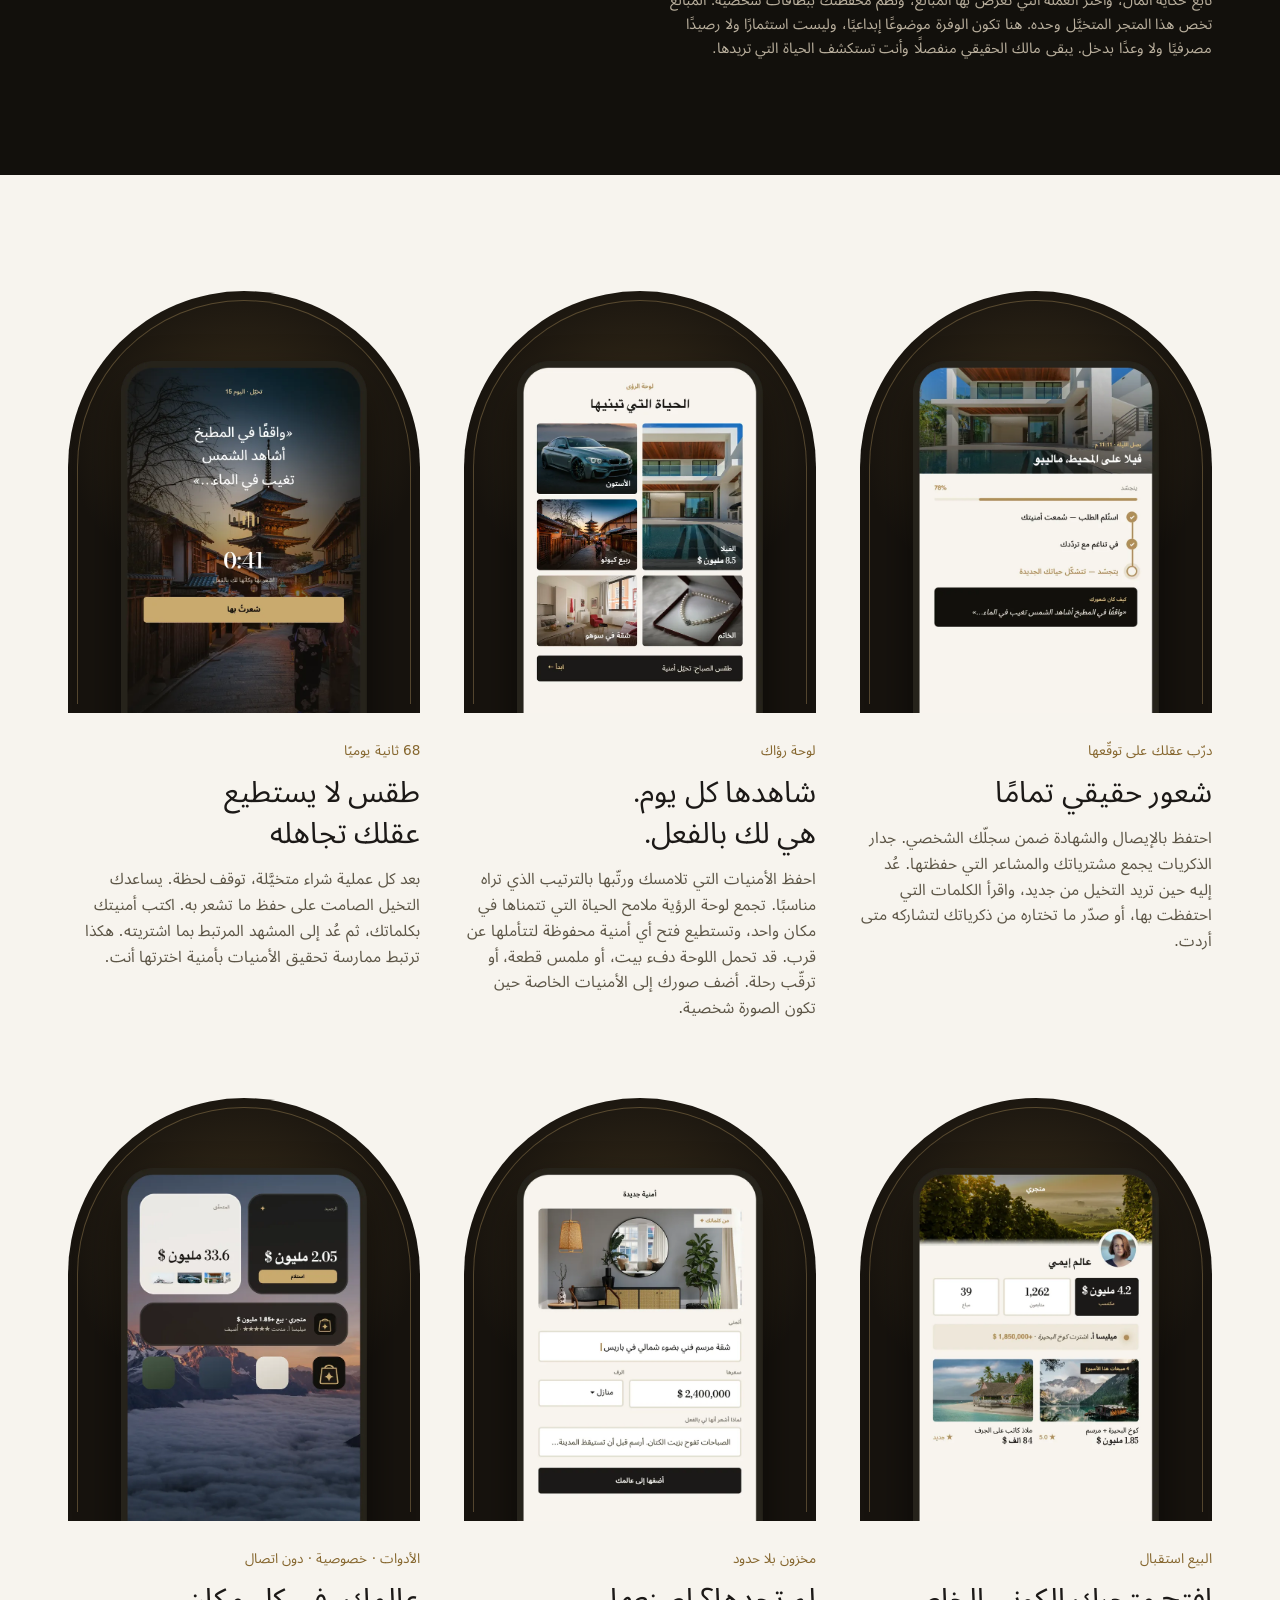
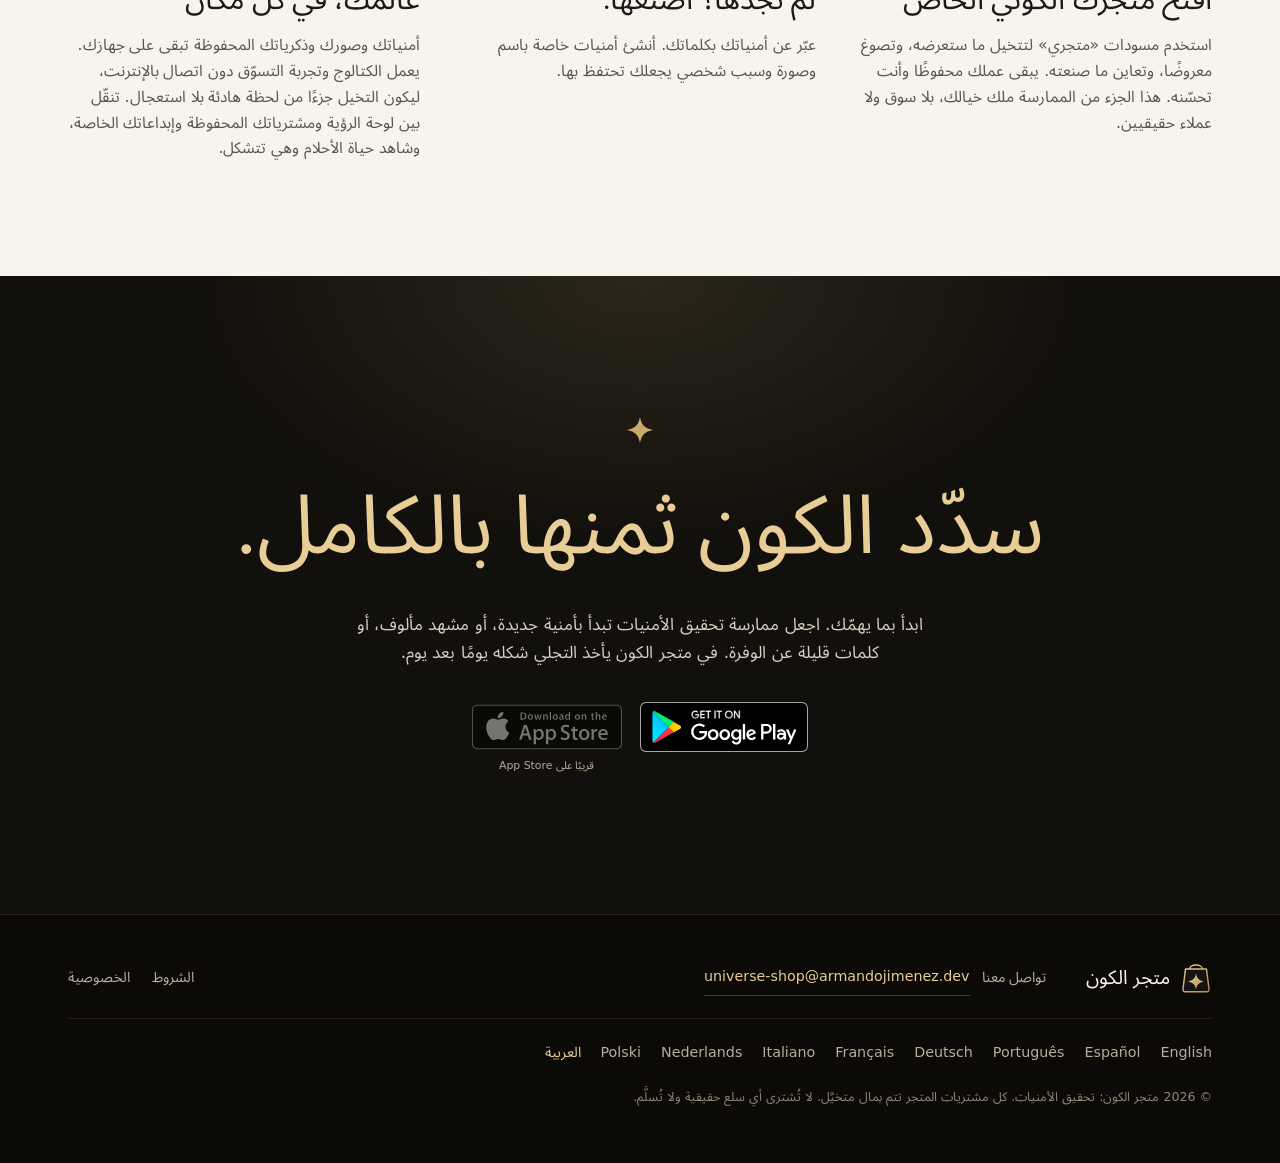
<file: ar/index.html>
<!doctype html>
<html lang="ar" dir="rtl" data-track="none" data-app-slug="universe-shop" data-langs="en,es,pt-BR,de,fr,it,nl,pl,ar">
<head>
  <meta charset="utf-8">
  <meta name="viewport" content="width=device-width, initial-scale=1">
  <title>متجر الكون: تحقيق الأمنيات</title>
  <meta name="description" content="التجلي يصير مكانًا تزوره متى شئت. استكشف حياة الأحلام عبر تسوّق متخيَّل، وجرّب التخيل، وأنشئ لوحة الرؤية الخاصة بك.">
  <link rel="canonical" href="https://armandojimenez.dev/universe-shop/ar/">
  <link rel="alternate" hreflang="en" href="https://armandojimenez.dev/universe-shop/">
  <link rel="alternate" hreflang="es" href="https://armandojimenez.dev/universe-shop/es/">
  <link rel="alternate" hreflang="pt-BR" href="https://armandojimenez.dev/universe-shop/pt-br/">
  <link rel="alternate" hreflang="de" href="https://armandojimenez.dev/universe-shop/de/">
  <link rel="alternate" hreflang="fr" href="https://armandojimenez.dev/universe-shop/fr/">
  <link rel="alternate" hreflang="it" href="https://armandojimenez.dev/universe-shop/it/">
  <link rel="alternate" hreflang="nl" href="https://armandojimenez.dev/universe-shop/nl/">
  <link rel="alternate" hreflang="pl" href="https://armandojimenez.dev/universe-shop/pl/">
  <link rel="alternate" hreflang="ar" href="https://armandojimenez.dev/universe-shop/ar/">
  <link rel="alternate" hreflang="x-default" href="https://armandojimenez.dev/universe-shop/">
  <meta property="og:type" content="website">
  <meta property="og:site_name" content="متجر الكون">
  <meta property="og:title" content="متجر الكون: تحقيق الأمنيات">
  <meta property="og:description" content="تحقيق الأمنيات عبر التخيل: تسوّق حياة أحلامك بمال متخيَّل في متجر الكون.">
  <meta property="og:url" content="https://armandojimenez.dev/universe-shop/ar/">
  <meta property="og:locale" content="ar_SA">
  <meta property="og:image" content="https://armandojimenez.dev/universe-shop/assets/og/ar.jpg">
  <meta property="og:image:type" content="image/jpeg">
  <meta property="og:image:width" content="1024">
  <meta property="og:image:height" content="500">
  <meta property="og:image:alt" content="اشترِ الحياة التي تتمنّاها">
  <meta name="twitter:card" content="summary_large_image">
  <meta name="twitter:title" content="متجر الكون: تحقيق الأمنيات">
  <meta name="twitter:description" content="تحقيق الأمنيات عبر التخيل: تسوّق حياة أحلامك بمال متخيَّل في متجر الكون.">
  <meta name="twitter:image" content="https://armandojimenez.dev/universe-shop/assets/og/ar.jpg">
  <meta name="theme-color" content="#12100C">
  <link rel="icon" href="../assets/favicon.svg" type="image/svg+xml">
  <link rel="icon" href="../assets/favicon.png" sizes="48x48" type="image/png">
  <link rel="apple-touch-icon" href="../assets/apple-touch-icon.png">
  <link rel="preload" href="../assets/fonts/BodoniModa.woff2" as="font" type="font/woff2" crossorigin>
  <link rel="preload" href="../assets/fonts/Sora.woff2" as="font" type="font/woff2" crossorigin>
  <link rel="preload" href="../assets/fonts/NotoSansArabic-400.woff2" as="font" type="font/woff2" crossorigin>
  <link rel="preload" as="image" href="../assets/hero.webp" imagesrcset="../assets/hero-800.webp 800w, ../assets/hero.webp 1600w" imagesizes="100vw" fetchpriority="high">
  <link rel="stylesheet" href="../style.css?v=ee47885c96">
  <script type="application/ld+json">
{
  "@context": "https://schema.org",
  "@type": "MobileApplication",
  "name": "متجر الكون: تحقيق الأمنيات",
  "alternateName": "متجر الكون",
  "description": "التجلي يصير مكانًا تزوره متى شئت. استكشف حياة الأحلام عبر تسوّق متخيَّل، وجرّب التخيل، وأنشئ لوحة الرؤية الخاصة بك.",
  "url": "https://armandojimenez.dev/universe-shop/ar/",
  "inLanguage": "ar",
  "applicationCategory": "LifestyleApplication",
  "operatingSystem": "Android",
  "image": "https://armandojimenez.dev/universe-shop/assets/og/ar.jpg",
  "downloadUrl": "https://play.google.com/store/apps/details?id=dev.armandojimenez.universeshop",
  "offers": {
    "@type": "Offer",
    "price": "0",
    "priceCurrency": "USD"
  }
}
  </script>
  <script>document.documentElement.classList.add('js');</script>
</head>
<body>
<a class="skip" href="#main">انتقل إلى المحتوى</a>
<p class="announce"><svg class="spark" viewBox="16 21.5 16 16" aria-hidden="true"><path d="M24 21.5C24.9 26.4 27.1 28.6 32 29.5 27.1 30.4 24.9 32.6 24 37.5 23.1 32.6 20.9 30.4 16 29.5 20.9 28.6 23.1 26.4 24 21.5Z"/></svg><span>مال متخيّل. وإمكانيات حقيقية.</span></p>
<header class="nav" data-nav>
  <a class="brand" href="#top" aria-label="متجر الكون"><svg class="mark" viewBox="8 10 32 32" aria-hidden="true"><defs><linearGradient id="mk" x1="0" y1="0" x2="1" y2="1"><stop offset="0" stop-color="#E8CD96"/><stop offset="1" stop-color="#B08D57"/></linearGradient></defs><path d="M17.5 17.5C17.5 11.5 30.5 11.5 30.5 17.5" fill="none" stroke="url(#mk)" stroke-width="1.6" stroke-linecap="round"/><path d="M13.5 17L34.5 17 37 37.2Q37.3 39.8 34.6 39.8L13.4 39.8Q10.7 39.8 11 37.2Z" fill="#171310" stroke="url(#mk)" stroke-width="1.4" stroke-linejoin="round"/><path d="M24 21.5C24.9 26.4 27.1 28.6 32 29.5 27.1 30.4 24.9 32.6 24 37.5 23.1 32.6 20.9 30.4 16 29.5 20.9 28.6 23.1 26.4 24 21.5Z" fill="url(#mk)"/></svg><span class="brand__name">متجر الكون</span></a>
  <nav class="nav__links">
    <a href="#shop">المتجر</a>
    <a href="#wallet">المحفظة</a>
  </nav>
  <div class="nav__tools">
    <details class="lang">
      <summary aria-label="اللغة: العربية"><svg viewBox="0 0 24 24" aria-hidden="true" fill="none" stroke="currentColor" stroke-width="1.4"><circle cx="12" cy="12" r="8.5"/><path d="M3.5 12h17M12 3.5c2.6 2.6 3.8 5.400 3.800 8.500s-1.200 5.900-3.800 8.500c-2.600-2.600-3.800-5.400-3.800-8.500s1.200-5.900 3.800-8.500z"/></svg><span>العربية</span></summary>
      <div class="lang__menu">
        <a href="../" hreflang="en" lang="en">English</a>
        <a href="../es/" hreflang="es" lang="es">Español</a>
        <a href="../pt-br/" hreflang="pt-BR" lang="pt-BR">Português</a>
        <a href="../de/" hreflang="de" lang="de">Deutsch</a>
        <a href="../fr/" hreflang="fr" lang="fr">Français</a>
        <a href="../it/" hreflang="it" lang="it">Italiano</a>
        <a href="../nl/" hreflang="nl" lang="nl">Nederlands</a>
        <a href="../pl/" hreflang="pl" lang="pl">Polski</a>
        <a href="../ar/" hreflang="ar" lang="ar" aria-current="page">العربية</a>
      </div>
    </details>
    <a class="chip" href="#wallet" aria-label="رصيد الكون: ⁨‏2,040,000 $⁩"><bdi data-balance>⁨‏2,040,000 $⁩</bdi></a>
    <button class="bagbtn" type="button" data-bag-open aria-label="حقيبتك"><svg viewBox="0 0 24 24" aria-hidden="true" fill="none" stroke="currentColor" stroke-width="1.5" stroke-linecap="round" stroke-linejoin="round"><path d="M8.5 8V6.5a3.5 3.5 0 0 1 7 0V8"/><path d="M5.5 8h13l1 12.5h-15z"/></svg><span class="bagbtn__count" data-bag-count hidden></span></button>
  </div>
</header>
<main id="main">
  <section class="hero" id="top">
    <img class="hero__bg" src="../assets/hero.webp" srcset="../assets/hero-800.webp 800w, ../assets/hero.webp 1600w" sizes="100vw" alt="" width="1600" height="1067" fetchpriority="high">
    <div class="hero__in wrap">
      <div class="hero__copy">
        <p class="kicker"><svg class="spark" viewBox="16 21.5 16 16" aria-hidden="true"><path d="M24 21.5C24.9 26.4 27.1 28.6 32 29.5 27.1 30.4 24.9 32.6 24 37.5 23.1 32.6 20.9 30.4 16 29.5 20.9 28.6 23.1 26.4 24 21.5Z"/></svg>متجر الكون</p>
        <h1 style="--fit:1.000">اشترِ الحياة<br>التي تتمنّاها</h1>
        <p class="lede">التجلي يصير مكانًا تزوره متى شئت. استكشف حياة الأحلام عبر تسوّق متخيَّل، وجرّب التخيل، وأنشئ لوحة الرؤية الخاصة بك.</p>
      </div>
      <div class="hero__stage">
        <span class="device"><img class="phone" src="../assets/screens/ar/buy.webp" width="660" height="1203" alt="متجر الكون: المتجر" decoding="async"></span>
        <div class="pop pop--a" aria-hidden="true"><img src="../assets/shop/us-water-001.webp" width="720" height="480" alt="" decoding="async" fetchpriority="low"><span class="pop__name">يخت فاخر 42 م</span><bdi class="pop__price">⁨29&nbsp;مليون&nbsp;$⁩</bdi></div>
        <div class="pop pop--b" aria-hidden="true"><img src="../assets/shop/us-voyage-004.webp" width="720" height="480" alt="" decoding="async" fetchpriority="low"><span class="pop__name">فيلا في بالي · 30 ليلة</span><bdi class="pop__price">⁨‏96,000&nbsp;$⁩</bdi></div>
        <p class="pop pop--c" aria-hidden="true"><i></i>أُضيف · الكون يدفع</p>
      </div>
      <div class="hero__get">
        <div class="badges"><a class="store-badge" data-store="google" href="https://play.google.com/store/apps/details?id=dev.armandojimenez.universeshop" target="_blank" rel="noopener"><img src="../assets/google-play-badge.svg" alt="احصل عليه من Google Play" width="168" height="50"></a><span class="store-badge store-badge--soon" data-store="apple" aria-disabled="true"><img src="../assets/app-store-badge.svg" alt="قريبًا على App Store" width="150" height="50"><span class="store-badge__soon-label">قريبًا على App Store</span></span></div>
        <p class="fine">كل مشتريات المتجر تتم بمال متخيَّل. لا تُشترى أي سلع حقيقية ولا تُسلَّم.</p>
      </div>
    </div>
  </section>
  <section class="shelf" id="shop">
    <div class="wrap">
      <header class="shelf__head">
        <h2>كل أنواع الاحتمالات</h2>
        <p>اختر بيتًا يطل على المحيط، أو رحلة لا تفارق بالك، أو حرية أن تعيش أيامك على طريقتك. متجر الكون يمنح هذه الأمنيات مشهدًا وصورة وشعورًا تعود إليه.</p>
      </header>
      <div class="shelf__grid">
      <article class="piece piece--lead" data-id="us-home-002">
        <div class="piece__art"><img src="../assets/shop/us-home-002.webp" width="720" height="480" alt="صورة تحريرية فاخرة لعقار حديث في بيفرلي هيلز بجدران زجاجية وحجر فاتح وفناء منسق وضوء الغسق، بلا أشخاص يمكن التعرف عليهم." loading="lazy" decoding="async"></div>
        <div class="piece__over">
          <p class="kicker">أمنية اليوم</p>
          <h3>عقار حديث في بيفرلي هيلز</h3>
          <p class="piece__sub">منزل زجاجي حجري في بيفرلي هيلز وغرف رحبة للاستضافة</p>
          <div class="piece__row"><bdi class="price">⁨14.2 مليون $⁩</bdi><button class="add" type="button" data-add="us-home-002">أضف إلى الحقيبة</button></div>
        </div>
      </article>
      <article class="piece" data-id="us-air-001">
        <div class="piece__art"><img src="../assets/shop/us-air-001.webp" width="720" height="480" alt="طائرة خاصة طويلة بيضاء وكحلية بعشر نوافذ بيضاوية ومحركات خلفية وأجنحة مائلة على مدرج ألبيني عند الشروق." loading="lazy" decoding="async"></div>
        <h3>طائرة G700</h3>
        <p class="piece__sub">طيران خاص بعيد المدى، متخيّل في مقصورة هادئة ووقت متاح</p>
        <div class="piece__row"><bdi class="price">⁨78 مليون $⁩</bdi><button class="add" type="button" data-add="us-air-001">أضف إلى الحقيبة</button></div>
      </article>
      <article class="piece" data-id="us-car-003">
        <div class="piece__art"><img src="../assets/shop/us-car-003.webp" width="720" height="480" alt="صورة تحريرية واقعية لسيارة Aston Martin DB12 سياحية على طريق ربيعي، بمنظور أمامي ثلاثي الأرباع، بلا أشخاص أو شارات مخترعة." loading="lazy" decoding="async"></div>
        <h3>Aston DB12</h3>
        <p class="piece__sub">سيارة سياحية لليالي المدينة وطرق الربيع الطويلة</p>
        <div class="piece__row"><bdi class="price">⁨‏425,000 $⁩</bdi><button class="add" type="button" data-add="us-car-003">أضف إلى الحقيبة</button></div>
      </article>
      <article class="piece" data-id="us-water-001">
        <div class="piece__art"><img src="../assets/shop/us-water-001.webp" width="720" height="480" alt="يخت فاخر بطول 42 متراً في مرسى متوسطي هادئ مع سطح مؤخرة مظلل؛ صورة تحريرية واقعية بلا أشخاص." loading="lazy" decoding="async"></div>
        <h3>يخت 42 متراً</h3>
        <p class="piece__sub">مشهد يخت بطول كامل لأيام ساحلية طويلة وليالٍ هادئة</p>
        <div class="piece__row"><bdi class="price">⁨29 مليون $⁩</bdi><button class="add" type="button" data-add="us-water-001">أضف إلى الحقيبة</button></div>
      </article>
      <article class="piece" data-id="us-voyage-004">
        <div class="piece__art"><img src="../assets/shop/us-voyage-004.webp" width="720" height="480" alt="فيلا حديقة غنّاء في بالي مع مسبح صغير ونباتات استوائية وطاولة مظللة." loading="lazy" decoding="async"></div>
        <h3>شهر في بالي</h3>
        <p class="piece__sub">ثلاثون ليلة في حديقة ومسبح صغير وفسحة لتجديد الإيقاع</p>
        <div class="piece__row"><bdi class="price">⁨‏96,000 $⁩</bdi><button class="add" type="button" data-add="us-voyage-004">أضف إلى الحقيبة</button></div>
      </article>
      <article class="piece" data-id="us-jewel-004">
        <div class="piece__art"><img src="../assets/shop/us-jewel-004.webp" width="720" height="480" alt="لقطة هادئة قريبة لقطرة لؤلؤ واحدة في إطار ذهبي رفيع على كتان بجوار رسالة بخط اليد، دون علامة أو تصنيف." loading="lazy" decoding="async"></div>
        <h3>لؤلؤة متدلية</h3>
        <p class="piece__sub">قطعة هادئة من اللؤلؤ والذهب للعشاء والرسائل والإهداء</p>
        <div class="piece__row"><bdi class="price">⁨‏1,950 $⁩</bdi><button class="add" type="button" data-add="us-jewel-004">أضف إلى الحقيبة</button></div>
      </article>
      <article class="piece" data-id="us-art-004">
        <div class="piece__art"><img src="../assets/shop/us-art-004.webp" width="720" height="480" alt="مسار للفروسية عند الفجر بمحاذاة مرج وأشجار صنوبر، مع حصان هادئ ومعدات جلدية وضباب ناعم؛ بأسلوب تحريري توثيقي دون هوية راكب أو علامات تجارية." loading="lazy" decoding="async"></div>
        <h3>موسم الفروسية</h3>
        <p class="piece__sub">اثنا عشر شهرًا من جولات هادئة على المسارات وغرفة صغيرة لمعدات الخيل في الريف</p>
        <div class="piece__row"><bdi class="price">⁨‏85,000 $⁩</bdi><button class="add" type="button" data-add="us-art-004">أضف إلى الحقيبة</button></div>
      </article>
      <article class="piece" data-id="us-wellness-003">
        <div class="piece__art"><img src="../assets/shop/us-wellness-003.webp" width="720" height="480" alt="غرفة قراءة بسيطة تطل على المحيط فيها نوافذ مفتوحة وكرسي كتان ومكتب وكتاب واحد وأفق واضح." loading="lazy" decoding="async"></div>
        <h3>قراءة عند البحر</h3>
        <p class="piece__sub">أسبوع خاص مع هواء مالح ومكتب كتابة وبلا إشعارات</p>
        <div class="piece__row"><bdi class="price">⁨‏1,750 $⁩</bdi><button class="add" type="button" data-add="us-wellness-003">أضف إلى الحقيبة</button></div>
      </article>
      <article class="piece" data-id="us-home-006">
        <div class="piece__art"><img src="../assets/shop/us-home-006.webp" width="720" height="480" alt="صورة هادئة لمنزل فناء في كيوتو بحواجز خشبية وطحلب وقيقب وحجر داكن بالمطر وتوهج داخلي دافئ، بلا أشخاص." loading="lazy" decoding="async"></div>
        <h3>فناء كيوتو</h3>
        <p class="piece__sub">منزل مدينة صغير يدور حول القيقب والماء والشاي</p>
        <div class="piece__row"><bdi class="price">⁨‏680,000 $⁩</bdi><button class="add" type="button" data-add="us-home-006">أضف إلى الحقيبة</button></div>
      </article>
      </div>
      <p class="shelf__note"><svg class="spark" viewBox="16 21.5 16 16" aria-hidden="true"><path d="M24 21.5C24.9 26.4 27.1 28.6 32 29.5 27.1 30.4 24.9 32.6 24 37.5 23.1 32.6 20.9 30.4 16 29.5 20.9 28.6 23.1 26.4 24 21.5Z"/></svg><span>كل مشتريات المتجر تتم بمال متخيَّل. لا تُشترى أي سلع حقيقية ولا تُسلَّم.</span></p>
    </div>
  </section>
  <section class="wallet" id="wallet">
    <div class="wrap wallet__in">
      <div class="wallet__copy">
        <p class="kicker">كل صباح</p>
        <h2 style="--fit:1.000">المال يصلك<br>وأنت نائم</h2>
        <p>تستقبل محفظتك مخصّصًا يوميًا متخيَّلًا. استلمه، وتصفّح على مهلك، وعِش رحلة تسوّق كاملة من الحقيبة الكونية إلى إتمام الطلب ثم التوصيل. هذه الممارسة تدعوك إلى اكتشاف ما تعنيه الوفرة لك، وتجعل تحقيق الأمنيات عادة يومية هادئة. قد تضم حياة الأحلام السفر والعمل الإبداعي والتجارب ذات المعنى ووقتًا لنفسك.</p>
        <ol class="steps"><li><span>اليوم 1</span><bdi>⁨‏1,000&nbsp;$⁩</bdi></li><li class="steps__to"><svg class="arrow" viewBox="0 0 14 10" aria-hidden="true" fill="none" stroke="currentColor" stroke-width="1.2" stroke-linecap="round" stroke-linejoin="round"><path d="M1 5h11M8.500 1.500 12 5 8.500 8.500"/></svg></li><li><span>اليوم 30</span><bdi>⁨‏30,000&nbsp;$⁩</bdi></li><li class="steps__to"><svg class="arrow" viewBox="0 0 14 10" aria-hidden="true" fill="none" stroke="currentColor" stroke-width="1.2" stroke-linecap="round" stroke-linejoin="round"><path d="M1 5h11M8.500 1.500 12 5 8.500 8.500"/></svg></li><li><span>اليوم ∞</span><bdi>∞</bdi></li></ol>
      </div>
      <div class="till">
        <p class="till__label">الرصيد الكوني</p>
        <p class="till__amount"><bdi data-balance>⁨‏2,040,000 $⁩</bdi></p>
        <p class="till__note" data-claim-note aria-live="polite"><i></i><span>اليوم 15 · وصل ⁨‏15,000&nbsp;$⁩ مع الشروق</span></p>
        <button class="till__claim" type="button" data-claim>استلم ⁨‏15,000 $⁩</button>
        <p class="till__sim">مال متخيّل. وإمكانيات حقيقية.</p>
      </div>
      <aside class="wallet__terms">
        <h3>الوفرة على طريقتك</h3>
        <p>تابع حكاية المال، واختر العملة التي تُعرض بها المبالغ، ونظّم محفظتك ببطاقات شخصية. المبالغ تخص هذا المتجر المتخيَّل وحده. هنا تكون الوفرة موضوعًا إبداعيًا، وليست استثمارًا ولا رصيدًا مصرفيًا ولا وعدًا بدخل. يبقى مالك الحقيقي منفصلًا وأنت تستكشف الحياة التي تريدها.</p>
      </aside>
    </div>
  </section>
  <section class="windows" id="app">
    <div class="wrap windows__grid">
      <article class="window">
        <div class="window__niche"><span class="device"><img class="phone" src="../assets/screens/ar/real.webp" width="660" height="1188" alt="متجر الكون: مقتنياتك" loading="lazy" decoding="async"></span></div>
        <p class="kicker">درّب عقلك على توقّعها</p>
        <h2>شعور حقيقي تمامًا</h2>
        <p>احتفظ بالإيصال والشهادة ضمن سجلّك الشخصي. جدار الذكريات يجمع مشترياتك والمشاعر التي حفظتها. عُد إليه حين تريد التخيل من جديد، واقرأ الكلمات التي احتفظت بها، أو صدّر ما تختاره من ذكرياتك لتشاركه متى أردت.</p>
      </article>
      <article class="window">
        <div class="window__niche"><span class="device"><img class="phone" src="../assets/screens/ar/board.webp" width="660" height="1203" alt="متجر الكون: لوحة الرؤى" loading="lazy" decoding="async"></span></div>
        <p class="kicker">لوحة رؤاك</p>
        <h2>شاهدها كل يوم. هي لك بالفعل.</h2>
        <p>احفظ الأمنيات التي تلامسك ورتّبها بالترتيب الذي تراه مناسبًا. تجمع لوحة الرؤية ملامح الحياة التي تتمناها في مكان واحد، وتستطيع فتح أي أمنية محفوظة لتتأملها عن قرب. قد تحمل اللوحة دفء بيت، أو ملمس قطعة، أو ترقّب رحلة. أضف صورك إلى الأمنيات الخاصة حين تكون الصورة شخصية.</p>
      </article>
      <article class="window">
        <div class="window__niche"><span class="device"><img class="phone" src="../assets/screens/ar/ritual.webp" width="660" height="1125" alt="متجر الكون: عِش الشعور كأنه حقيقي" loading="lazy" decoding="async"></span></div>
        <p class="kicker">68 ثانية يوميًا</p>
        <h2>طقس لا يستطيع عقلك تجاهله</h2>
        <p>بعد كل عملية شراء متخيَّلة، توقف لحظة. يساعدك التخيل الصامت على حفظ ما تشعر به. اكتب أمنيتك بكلماتك، ثم عُد إلى المشهد المرتبط بما اشتريته. هكذا ترتبط ممارسة تحقيق الأمنيات بأمنية اخترتها أنت.</p>
      </article>
      <article class="window">
        <div class="window__niche"><span class="device"><img class="phone" src="../assets/screens/ar/store.webp" width="660" height="1172" alt="متجر الكون: متجري" loading="lazy" decoding="async"></span></div>
        <p class="kicker">البيع استقبال</p>
        <h2>افتح متجرك الكوني الخاص</h2>
        <p>استخدم مسودات «متجري» لتتخيل ما ستعرضه، وتصوغ معروضًا، وتعاين ما صنعته. يبقى عملك محفوظًا وأنت تحسّنه. هذا الجزء من الممارسة ملك خيالك، بلا سوق ولا عملاء حقيقيين.</p>
      </article>
      <article class="window">
        <div class="window__niche"><span class="device"><img class="phone" src="../assets/screens/ar/create.webp" width="660" height="1172" alt="متجر الكون: أمنية جديدة" loading="lazy" decoding="async"></span></div>
        <p class="kicker">مخزون بلا حدود</p>
        <h2>لم تجدها؟ اصنعها.</h2>
        <p>عبّر عن أمنياتك بكلماتك. أنشئ أمنيات خاصة باسم وصورة وسبب شخصي يجعلك تحتفظ بها.</p>
      </article>
      <article class="window">
        <div class="window__niche"><span class="device"><img class="phone" src="../assets/screens/ar/everywhere.webp" width="660" height="1203" alt="متجر الكون: عالمك، بنظرة واحدة" loading="lazy" decoding="async"></span></div>
        <p class="kicker">الأدوات · خصوصية · دون اتصال</p>
        <h2>عالمك، في كل مكان</h2>
        <p>أمنياتك وصورك وذكرياتك المحفوظة تبقى على جهازك. يعمل الكتالوج وتجربة التسوّق دون اتصال بالإنترنت، ليكون التخيل جزءًا من لحظة هادئة بلا استعجال. تنقّل بين لوحة الرؤية ومشترياتك المحفوظة وإبداعاتك الخاصة، وشاهد حياة الأحلام وهي تتشكل.</p>
      </article>
    </div>
  </section>
  <section class="closing" id="get">
    <div class="wrap">
      <svg class="spark" viewBox="16 21.5 16 16" aria-hidden="true"><path d="M24 21.5C24.9 26.4 27.1 28.6 32 29.5 27.1 30.4 24.9 32.6 24 37.5 23.1 32.6 20.9 30.4 16 29.5 20.9 28.6 23.1 26.4 24 21.5Z"/></svg>
      <h2>سدّد الكون ثمنها بالكامل.</h2>
      <p>ابدأ بما يهمّك. اجعل ممارسة تحقيق الأمنيات تبدأ بأمنية جديدة، أو مشهد مألوف، أو كلمات قليلة عن الوفرة. في متجر الكون يأخذ التجلي شكله يومًا بعد يوم.</p>
      <div class="badges"><a class="store-badge" data-store="google" href="https://play.google.com/store/apps/details?id=dev.armandojimenez.universeshop" target="_blank" rel="noopener"><img src="../assets/google-play-badge.svg" alt="احصل عليه من Google Play" width="168" height="50"></a><span class="store-badge store-badge--soon" data-store="apple" aria-disabled="true"><img src="../assets/app-store-badge.svg" alt="قريبًا على App Store" width="150" height="50"><span class="store-badge__soon-label">قريبًا على App Store</span></span></div>
    </div>
  </section>
</main>
<footer class="foot">
  <div class="wrap foot__in">
    <div class="foot__brand"><svg class="mark" viewBox="8 10 32 32" aria-hidden="true"><defs><linearGradient id="mk" x1="0" y1="0" x2="1" y2="1"><stop offset="0" stop-color="#E8CD96"/><stop offset="1" stop-color="#B08D57"/></linearGradient></defs><path d="M17.5 17.5C17.5 11.5 30.5 11.5 30.5 17.5" fill="none" stroke="url(#mk)" stroke-width="1.6" stroke-linecap="round"/><path d="M13.5 17L34.5 17 37 37.2Q37.3 39.8 34.6 39.8L13.4 39.8Q10.7 39.8 11 37.2Z" fill="#171310" stroke="url(#mk)" stroke-width="1.4" stroke-linejoin="round"/><path d="M24 21.5C24.9 26.4 27.1 28.6 32 29.5 27.1 30.4 24.9 32.6 24 37.5 23.1 32.6 20.9 30.4 16 29.5 20.9 28.6 23.1 26.4 24 21.5Z" fill="url(#mk)"/></svg><span>متجر الكون</span></div>
    <div class="foot__contact">
      <span>تواصل معنا</span>
      <button type="button" data-copy-email="universe-shop@armandojimenez.dev" aria-label="انسخ عنوان البريد: universe-shop@armandojimenez.dev">universe-shop@armandojimenez.dev</button>
    </div>
    <nav class="foot__links">
      <a href="https://armandojimenez.dev/apps/universe-shop/terms.html?lang=ar">الشروط</a>
      <a href="https://armandojimenez.dev/apps/universe-shop/privacy-policy.html?lang=ar">الخصوصية</a>
    </nav>
    <nav class="foot__langs" aria-label="اللغة">
      <a href="../" hreflang="en" lang="en">English</a>
      <a href="../es/" hreflang="es" lang="es">Español</a>
      <a href="../pt-br/" hreflang="pt-BR" lang="pt-BR">Português</a>
      <a href="../de/" hreflang="de" lang="de">Deutsch</a>
      <a href="../fr/" hreflang="fr" lang="fr">Français</a>
      <a href="../it/" hreflang="it" lang="it">Italiano</a>
      <a href="../nl/" hreflang="nl" lang="nl">Nederlands</a>
      <a href="../pl/" hreflang="pl" lang="pl">Polski</a>
      <a href="../ar/" hreflang="ar" lang="ar" aria-current="page">العربية</a>
    </nav>
    <p class="foot__legal">© 2026 متجر الكون: تحقيق الأمنيات. كل مشتريات المتجر تتم بمال متخيَّل. لا تُشترى أي سلع حقيقية ولا تُسلَّم.</p>
  </div>
</footer>
<dialog class="bag" id="bag" aria-labelledby="bag-title">
  <button class="bag__close" type="button" data-bag-close aria-label="إغلاق"><svg viewBox="0 0 24 24" aria-hidden="true" fill="none" stroke="currentColor" stroke-width="1.5" stroke-linecap="round"><path d="M6 6l12 12M18 6 6 18"/></svg></button>
  <div class="bag__view" data-view="bag">
    <h2 id="bag-title">حقيبتك</h2>
    <div class="bag__empty" data-empty>
      <p class="bag__emptytitle">لا شيء هنا بعد.</p>
      <p>ما الذي تتمناه؟ المخزون لا ينفد وكل شيء متاح.</p>
      <button class="btn" type="button" data-bag-start>ابدأ التمنّي</button>
    </div>
    <div data-full hidden>
      <ul class="bag__items" data-items></ul>
      <dl class="bag__sums">
        <div><dt>الإجمالي</dt><dd><bdi data-total></bdi></dd></div>
        <div><dt>رصيد الكون</dt><dd><bdi data-available></bdi></dd></div>
        <div data-provision-row hidden><dt>قدّمه الكون</dt><dd><bdi data-provision></bdi></dd></div>
      </dl>
      <p class="bag__help" data-provision-help hidden>يُغطّى العجز بمال متخيّل. لا يُخصم أي مبلغ حقيقي.</p>
      <button class="btn btn--gold" type="button" data-place></button>
      <p class="bag__fine">يتكفّل الكون به · لا حاجة إلى الإرجاع</p>
    </div>
  </div>
  <div class="bag__view" data-view="certificate" hidden>
    <p class="cert__placed"><svg class="spark" viewBox="16 21.5 16 16" aria-hidden="true"><path d="M24 21.5C24.9 26.4 27.1 28.6 32 29.5 27.1 30.4 24.9 32.6 24 37.5 23.1 32.6 20.9 30.4 16 29.5 20.9 28.6 23.1 26.4 24 21.5Z"/></svg>تم تأكيد الطلب</p>
    <div class="cert" tabindex="-1" data-cert>
      <p class="cert__heading">إثبات الملكية</p>
      <h2 class="cert__title">شهادة<br>الملكية</h2>
      <p>تشهد هذه الشهادة بأن</p>
      <p class="cert__owner">أنت</p>
      <p>أنت المالك الشرعي لـ</p>
      <p class="cert__items" data-cert-items></p>
      <p>في هذا المسار الزمني وكل المسارات الأخرى.</p>
      <p class="cert__date">تم الاستلام بصيغة الحاضر في <time data-cert-date></time></p>
      <p class="cert__seal"><svg class="mark" viewBox="8 10 32 32" aria-hidden="true"><defs><linearGradient id="mk" x1="0" y1="0" x2="1" y2="1"><stop offset="0" stop-color="#E8CD96"/><stop offset="1" stop-color="#B08D57"/></linearGradient></defs><path d="M17.5 17.5C17.5 11.5 30.5 11.5 30.5 17.5" fill="none" stroke="url(#mk)" stroke-width="1.6" stroke-linecap="round"/><path d="M13.5 17L34.5 17 37 37.2Q37.3 39.8 34.6 39.8L13.4 39.8Q10.7 39.8 11 37.2Z" fill="#171310" stroke="url(#mk)" stroke-width="1.4" stroke-linejoin="round"/><path d="M24 21.5C24.9 26.4 27.1 28.6 32 29.5 27.1 30.4 24.9 32.6 24 37.5 23.1 32.6 20.9 30.4 16 29.5 20.9 28.6 23.1 26.4 24 21.5Z" fill="url(#mk)"/></svg><span>مختومة</span></p>
    </div>
    <blockquote class="cert__say" data-cert-say></blockquote>
    <p class="cert__paid">سدّد الكون ثمنها بالكامل.</p>
    <div class="cert__get"><a class="store-badge" data-store="google" href="https://play.google.com/store/apps/details?id=dev.armandojimenez.universeshop" target="_blank" rel="noopener"><img src="../assets/google-play-badge.svg" alt="احصل عليه من Google Play" width="168" height="50"></a></div>
    <button class="btn btn--line" type="button" data-bag-start>مواصلة التسوق</button>
  </div>
</dialog>
<p class="toast" role="status" aria-live="polite" data-toast></p>
<div class="snackbar" role="status" aria-live="polite"></div>
<script>window.LANDING_STRINGS = {"copied":"نُسخ عنوان البريد."}; window.SHOP = {"lang":"ar","money":{"pre":"⁨‏","group":",","post":" $⁩"},"balance":2040000,"claim":{"day":15,"amount":15000},"items":{"us-home-002":{"title":"عقار حديث في بيفرلي هيلز","short":"عقار حديث","usd":14200000,"say":"يمنح منزلي كل لقاء مساحة للتنفس.","img":"../assets/shop/us-home-002.webp"},"us-air-001":{"title":"طائرة خاصة من طراز G700","short":"طائرة G700","usd":78000000,"say":"أقطع المسافات بهدوء ووضوح، ويبقى الوقت في متناول يدي.","img":"../assets/shop/us-air-001.webp"},"us-car-003":{"title":"Aston DB12","short":"Aston DB12","usd":425000,"say":"أجعل الطريق الأطول جزءًا من الوجهة.","img":"../assets/shop/us-car-003.webp"},"us-water-001":{"title":"يخت فاخر بطول 42 متراً","short":"يخت 42 متراً","usd":29000000,"say":"أتحرك مع الماء وأختار الأفق برفق.","img":"../assets/shop/us-water-001.webp"},"us-voyage-004":{"title":"فيلا بالي: ثلاثون ليلة","short":"شهر في بالي","usd":96000,"say":"أبني حياة تفسح المجال للتركيز والدهشة معاً.","img":"../assets/shop/us-voyage-004.webp"},"us-jewel-004":{"title":"قلادة لؤلؤ تتوارثها الأجيال","short":"لؤلؤة متدلية","usd":1950,"say":"أدع الأشياء الجميلة تنتقل بين أيدٍ محبة.","img":"../assets/shop/us-jewel-004.webp"},"us-art-004":{"title":"موسم الفروسية عند الفجر","short":"موسم الفروسية","usd":85000,"say":"أمضي في العالم بصبر وثقة، على إيقاع خطى الحصان الثابتة.","img":"../assets/shop/us-art-004.webp"},"us-wellness-003":{"title":"غرفة قراءة على البحر","short":"قراءة عند البحر","usd":1750,"say":"يمنحني البحر مجالاً للقراءة والتنفس والعودة إلى ذاتي.","img":"../assets/shop/us-wellness-003.webp"},"us-home-006":{"title":"منزل فناء في كيوتو","short":"فناء كيوتو","usd":680000,"say":"ألاحظ الجمال في إيقاع يوم عادي.","img":"../assets/shop/us-home-006.webp"}},"t":{"add":"أضف إلى الحقيبة","view":"عرض الحقيبة","added":"أُضيف · الكون يدفع","remove":"أزل {title}","place":"أكّد الطلب · {amount}","received":"استلمت {amount}. أصبح لك.","claimed":"اليوم 15 · تم الاستلام"}};</script>
<script src="../behavior.js?v=ee47885c96"></script>
<script src="../shop.js?v=ee47885c96" defer></script>
</body>
</html>
</file>
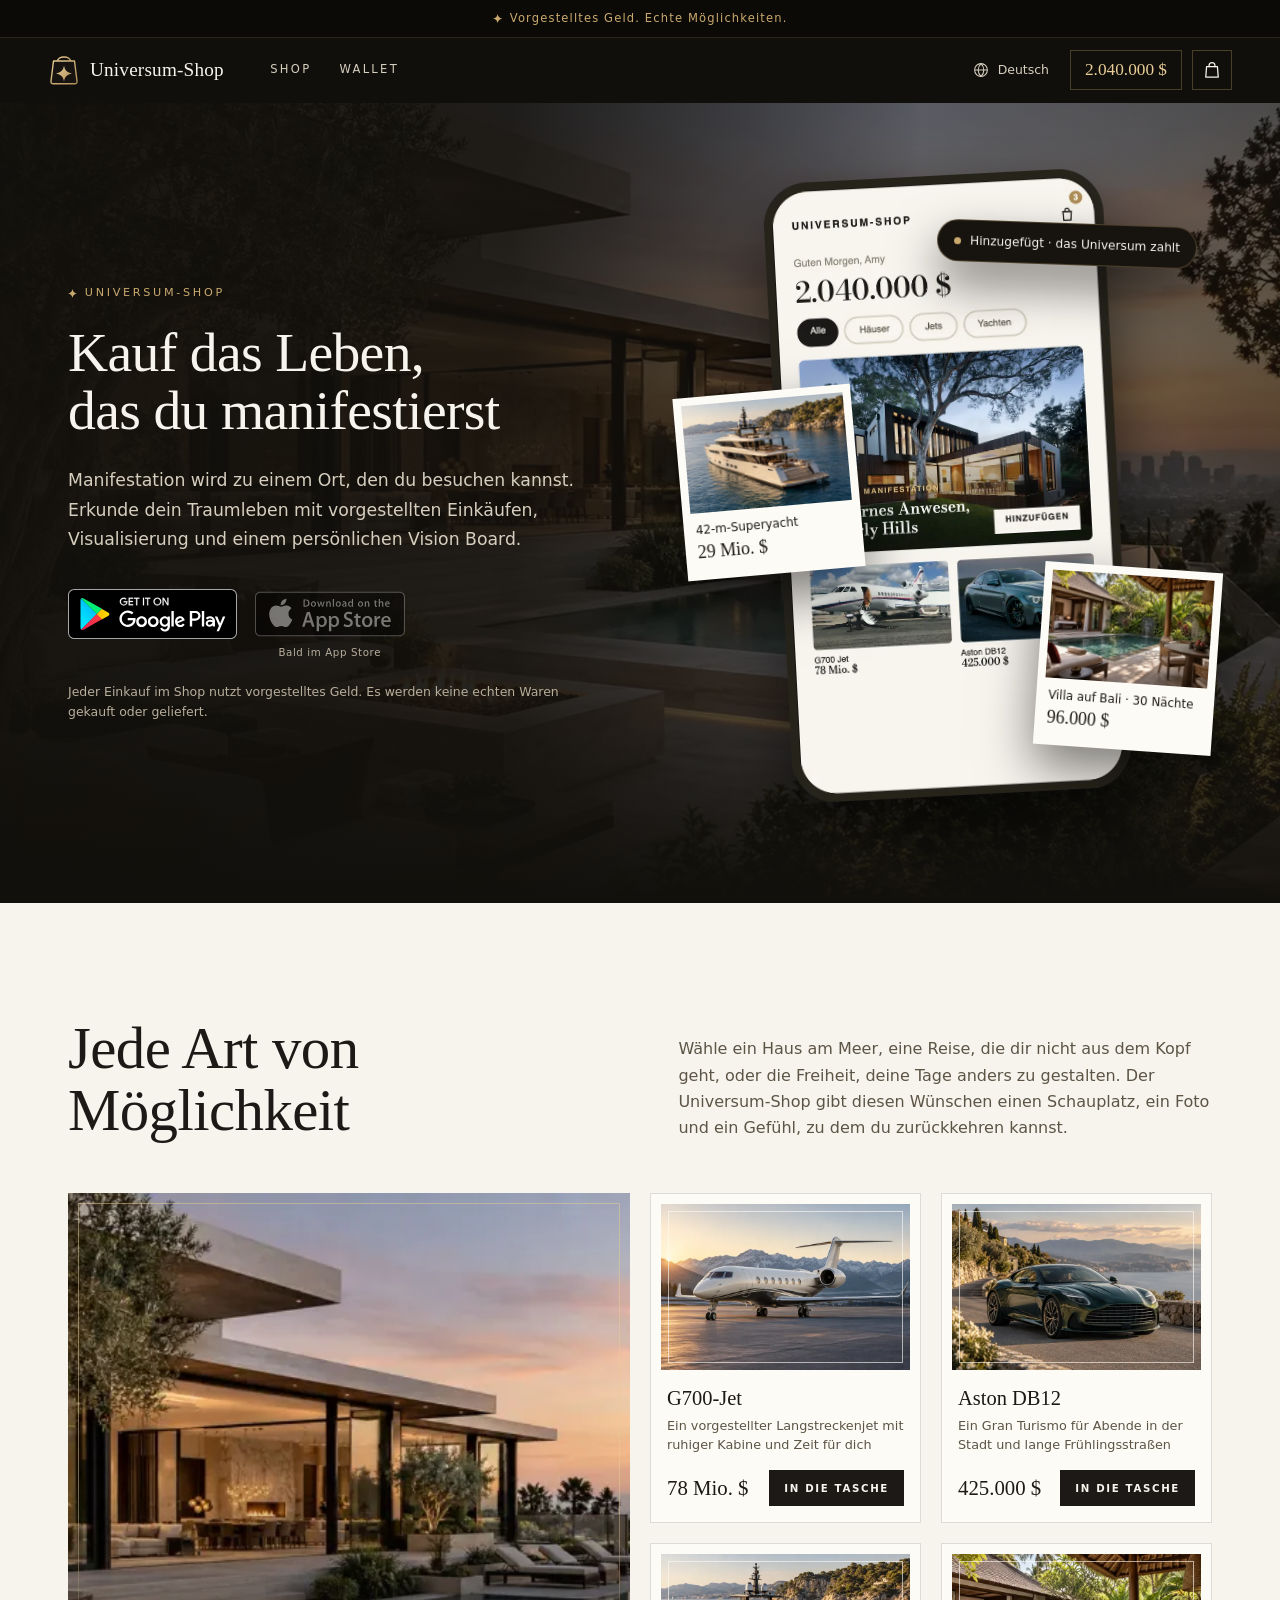
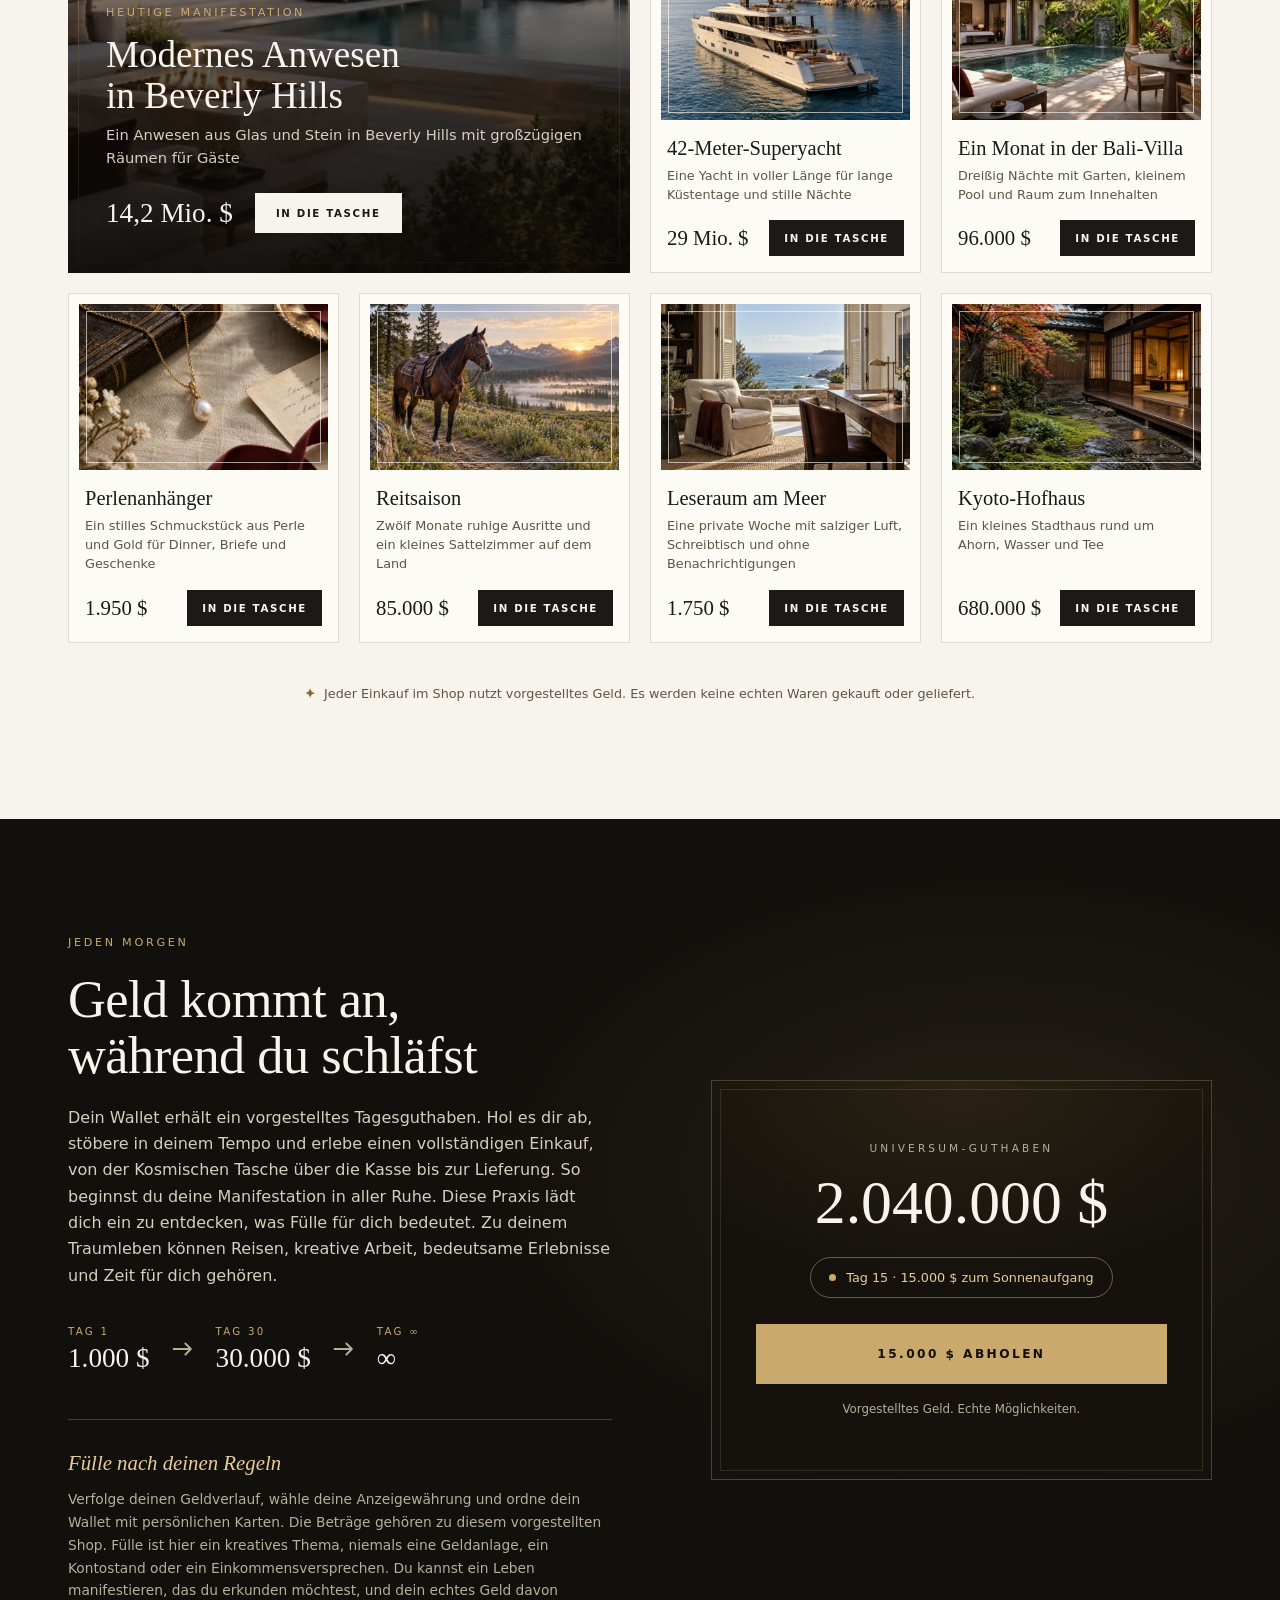
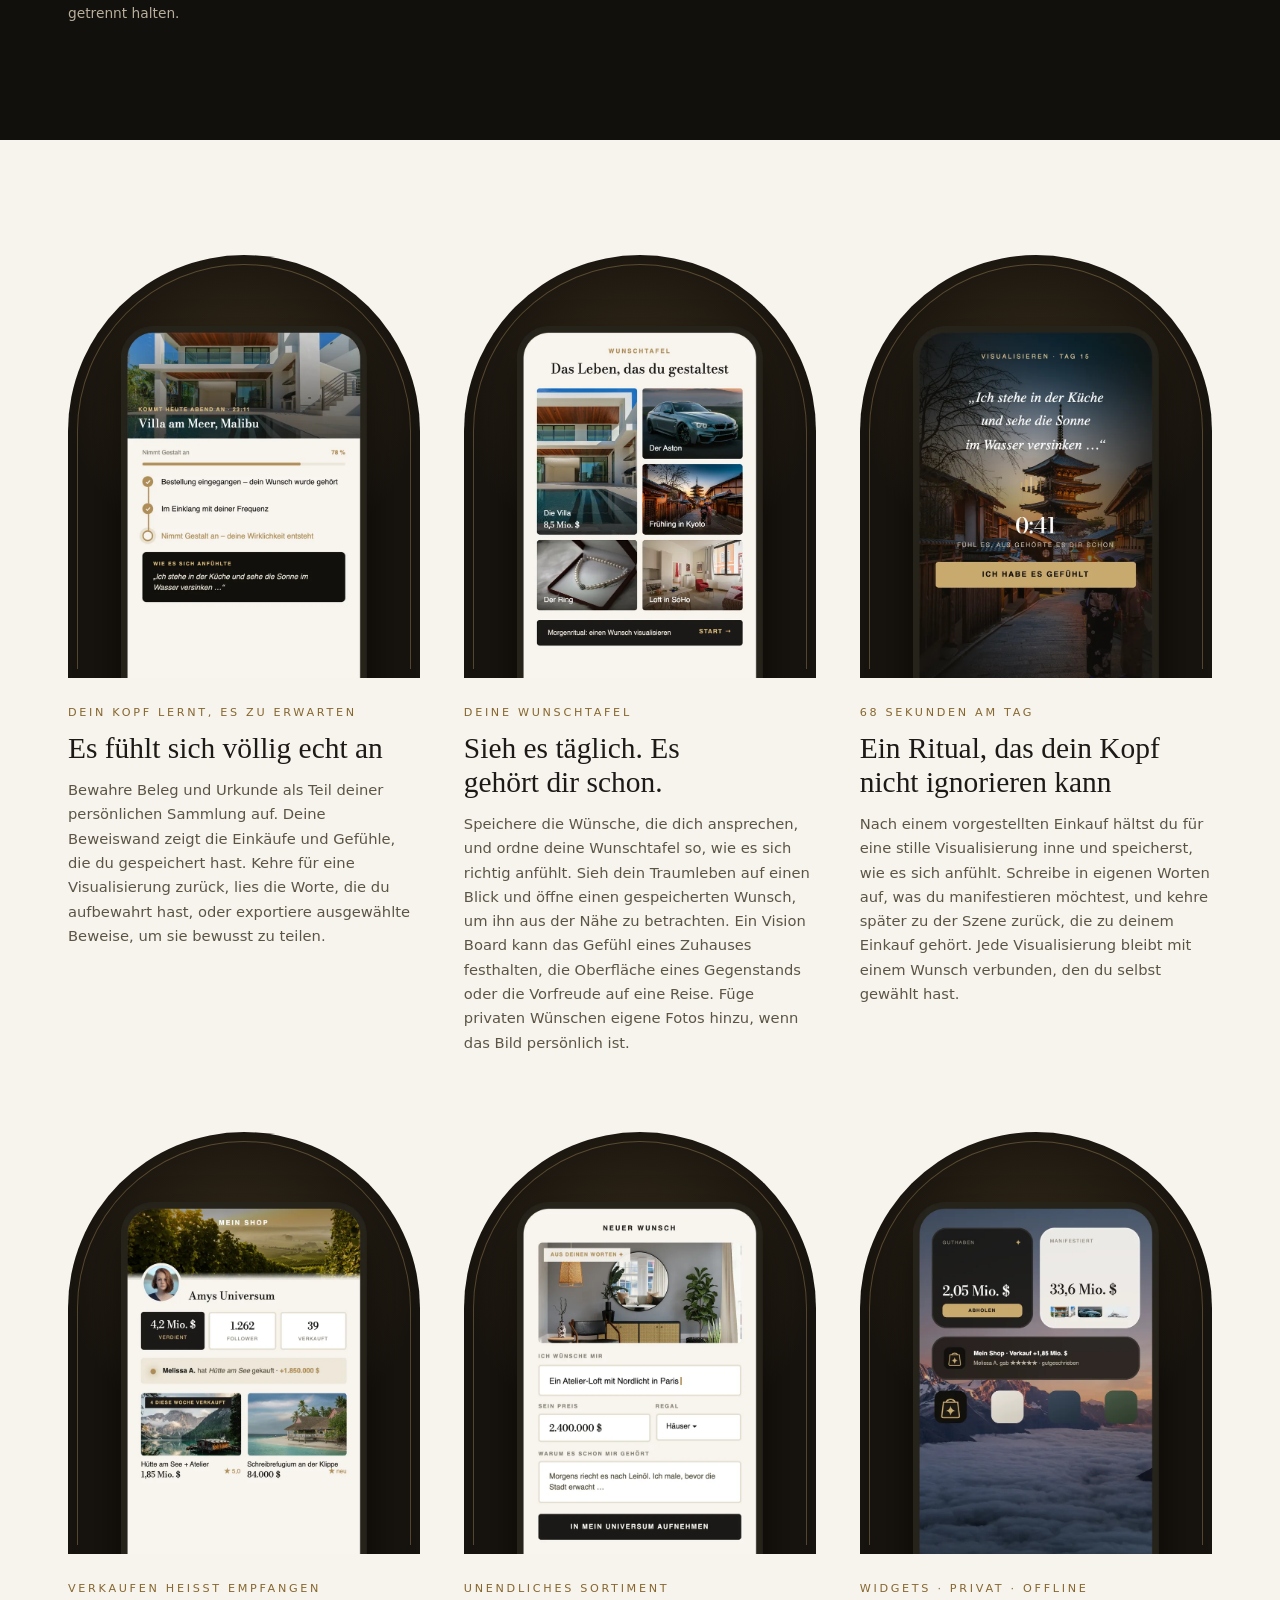
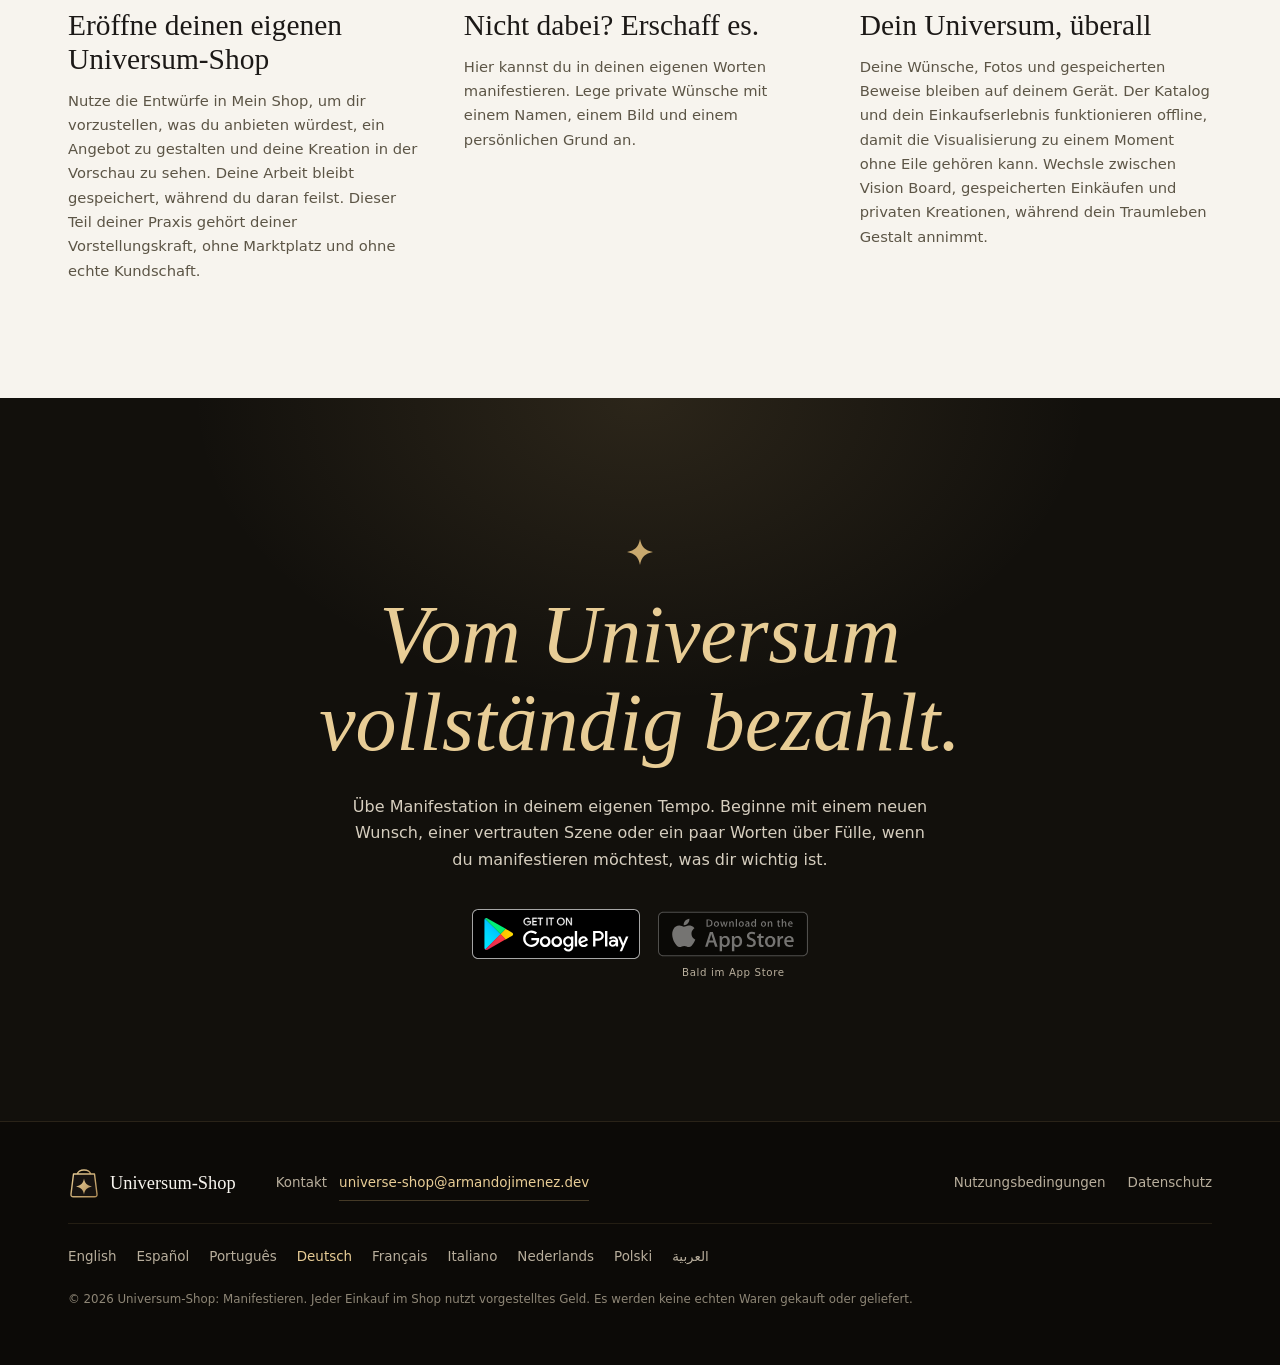
<file: de/index.html>
<!doctype html>
<html lang="de" dir="ltr" data-app-slug="universe-shop" data-langs="en,es,pt-BR,de,fr,it,nl,pl,ar">
<head>
  <meta charset="utf-8">
  <meta name="viewport" content="width=device-width, initial-scale=1">
  <title>Universum-Shop: Manifestieren</title>
  <meta name="description" content="Manifestation wird zu einem Ort, den du besuchen kannst. Erkunde dein Traumleben mit vorgestellten Einkäufen, Visualisierung und einem persönlichen Vision Board.">
  <link rel="canonical" href="https://armandojimenez.dev/universe-shop/de/">
  <link rel="alternate" hreflang="en" href="https://armandojimenez.dev/universe-shop/">
  <link rel="alternate" hreflang="es" href="https://armandojimenez.dev/universe-shop/es/">
  <link rel="alternate" hreflang="pt-BR" href="https://armandojimenez.dev/universe-shop/pt-br/">
  <link rel="alternate" hreflang="de" href="https://armandojimenez.dev/universe-shop/de/">
  <link rel="alternate" hreflang="fr" href="https://armandojimenez.dev/universe-shop/fr/">
  <link rel="alternate" hreflang="it" href="https://armandojimenez.dev/universe-shop/it/">
  <link rel="alternate" hreflang="nl" href="https://armandojimenez.dev/universe-shop/nl/">
  <link rel="alternate" hreflang="pl" href="https://armandojimenez.dev/universe-shop/pl/">
  <link rel="alternate" hreflang="ar" href="https://armandojimenez.dev/universe-shop/ar/">
  <link rel="alternate" hreflang="x-default" href="https://armandojimenez.dev/universe-shop/">
  <meta property="og:type" content="website">
  <meta property="og:site_name" content="Universum-Shop">
  <meta property="og:title" content="Universum-Shop: Manifestieren">
  <meta property="og:description" content="Manifestieren mit Visualisierung: Kaufe dein Traumleben mit vorgestelltem Geld.">
  <meta property="og:url" content="https://armandojimenez.dev/universe-shop/de/">
  <meta property="og:locale" content="de_DE">
  <meta property="og:image" content="https://armandojimenez.dev/universe-shop/assets/og/de.jpg">
  <meta property="og:image:type" content="image/jpeg">
  <meta property="og:image:width" content="1024">
  <meta property="og:image:height" content="500">
  <meta property="og:image:alt" content="Kauf das Leben, das du manifestierst">
  <meta name="twitter:card" content="summary_large_image">
  <meta name="twitter:title" content="Universum-Shop: Manifestieren">
  <meta name="twitter:description" content="Manifestieren mit Visualisierung: Kaufe dein Traumleben mit vorgestelltem Geld.">
  <meta name="twitter:image" content="https://armandojimenez.dev/universe-shop/assets/og/de.jpg">
  <meta name="theme-color" content="#12100C">
  <link rel="icon" href="../assets/favicon.svg" type="image/svg+xml">
  <link rel="icon" href="../assets/favicon.png" sizes="48x48" type="image/png">
  <link rel="apple-touch-icon" href="../assets/apple-touch-icon.png">
  <link rel="preload" href="../assets/fonts/BodoniModa.woff2" as="font" type="font/woff2" crossorigin>
  <link rel="preload" href="../assets/fonts/Sora.woff2" as="font" type="font/woff2" crossorigin>
  <link rel="preload" as="image" href="../assets/hero.webp" imagesrcset="../assets/hero-800.webp 800w, ../assets/hero.webp 1600w" imagesizes="100vw" fetchpriority="high">
  <link rel="stylesheet" href="../style.css?v=ee47885c96">
  <script type="application/ld+json">
{
  "@context": "https://schema.org",
  "@type": "MobileApplication",
  "name": "Universum-Shop: Manifestieren",
  "alternateName": "Universum-Shop",
  "description": "Manifestation wird zu einem Ort, den du besuchen kannst. Erkunde dein Traumleben mit vorgestellten Einkäufen, Visualisierung und einem persönlichen Vision Board.",
  "url": "https://armandojimenez.dev/universe-shop/de/",
  "inLanguage": "de",
  "applicationCategory": "LifestyleApplication",
  "operatingSystem": "Android",
  "image": "https://armandojimenez.dev/universe-shop/assets/og/de.jpg",
  "downloadUrl": "https://play.google.com/store/apps/details?id=dev.armandojimenez.universeshop",
  "offers": {
    "@type": "Offer",
    "price": "0",
    "priceCurrency": "USD"
  }
}
  </script>
  <script>document.documentElement.classList.add('js');</script>
</head>
<body>
<a class="skip" href="#main">Zum Inhalt springen</a>
<p class="announce"><svg class="spark" viewBox="16 21.5 16 16" aria-hidden="true"><path d="M24 21.5C24.9 26.4 27.1 28.6 32 29.5 27.1 30.4 24.9 32.6 24 37.5 23.1 32.6 20.9 30.4 16 29.5 20.9 28.6 23.1 26.4 24 21.5Z"/></svg><span>Vorgestelltes Geld. Echte Möglichkeiten.</span></p>
<header class="nav" data-nav>
  <a class="brand" href="#top" aria-label="Universum-Shop"><svg class="mark" viewBox="8 10 32 32" aria-hidden="true"><defs><linearGradient id="mk" x1="0" y1="0" x2="1" y2="1"><stop offset="0" stop-color="#E8CD96"/><stop offset="1" stop-color="#B08D57"/></linearGradient></defs><path d="M17.5 17.5C17.5 11.5 30.5 11.5 30.5 17.5" fill="none" stroke="url(#mk)" stroke-width="1.6" stroke-linecap="round"/><path d="M13.5 17L34.5 17 37 37.2Q37.3 39.8 34.6 39.8L13.4 39.8Q10.7 39.8 11 37.2Z" fill="#171310" stroke="url(#mk)" stroke-width="1.4" stroke-linejoin="round"/><path d="M24 21.5C24.9 26.4 27.1 28.6 32 29.5 27.1 30.4 24.9 32.6 24 37.5 23.1 32.6 20.9 30.4 16 29.5 20.9 28.6 23.1 26.4 24 21.5Z" fill="url(#mk)"/></svg><span class="brand__name">Universum-Shop</span></a>
  <nav class="nav__links">
    <a href="#shop">Shop</a>
    <a href="#wallet">Wallet</a>
  </nav>
  <div class="nav__tools">
    <details class="lang">
      <summary aria-label="Sprache: Deutsch"><svg viewBox="0 0 24 24" aria-hidden="true" fill="none" stroke="currentColor" stroke-width="1.4"><circle cx="12" cy="12" r="8.5"/><path d="M3.5 12h17M12 3.5c2.6 2.6 3.8 5.400 3.800 8.500s-1.200 5.900-3.800 8.500c-2.600-2.600-3.800-5.400-3.800-8.500s1.200-5.900 3.800-8.500z"/></svg><span>Deutsch</span></summary>
      <div class="lang__menu">
        <a href="../" hreflang="en" lang="en">English</a>
        <a href="../es/" hreflang="es" lang="es">Español</a>
        <a href="../pt-br/" hreflang="pt-BR" lang="pt-BR">Português</a>
        <a href="../de/" hreflang="de" lang="de" aria-current="page">Deutsch</a>
        <a href="../fr/" hreflang="fr" lang="fr">Français</a>
        <a href="../it/" hreflang="it" lang="it">Italiano</a>
        <a href="../nl/" hreflang="nl" lang="nl">Nederlands</a>
        <a href="../pl/" hreflang="pl" lang="pl">Polski</a>
        <a href="../ar/" hreflang="ar" lang="ar">العربية</a>
      </div>
    </details>
    <a class="chip" href="#wallet" aria-label="Universum-Guthaben: 2.040.000 $"><bdi data-balance>2.040.000 $</bdi></a>
    <button class="bagbtn" type="button" data-bag-open aria-label="Deine Tasche"><svg viewBox="0 0 24 24" aria-hidden="true" fill="none" stroke="currentColor" stroke-width="1.5" stroke-linecap="round" stroke-linejoin="round"><path d="M8.5 8V6.5a3.5 3.5 0 0 1 7 0V8"/><path d="M5.5 8h13l1 12.5h-15z"/></svg><span class="bagbtn__count" data-bag-count hidden></span></button>
  </div>
</header>
<main id="main">
  <section class="hero" id="top">
    <img class="hero__bg" src="../assets/hero.webp" srcset="../assets/hero-800.webp 800w, ../assets/hero.webp 1600w" sizes="100vw" alt="" width="1600" height="1067" fetchpriority="high">
    <div class="hero__in wrap">
      <div class="hero__copy">
        <p class="kicker"><svg class="spark" viewBox="16 21.5 16 16" aria-hidden="true"><path d="M24 21.5C24.9 26.4 27.1 28.6 32 29.5 27.1 30.4 24.9 32.6 24 37.5 23.1 32.6 20.9 30.4 16 29.5 20.9 28.6 23.1 26.4 24 21.5Z"/></svg>UNIVERSUM-SHOP</p>
        <h1 style="--fit:0.900">Kauf das Leben,<br>das du manifestierst</h1>
        <p class="lede">Manifestation wird zu einem Ort, den du besuchen kannst. Erkunde dein Traumleben mit vorgestellten Einkäufen, Visualisierung und einem persönlichen Vision Board.</p>
      </div>
      <div class="hero__stage">
        <span class="device"><img class="phone" src="../assets/screens/de/buy.webp" width="660" height="1203" alt="Universum-Shop: Shop" decoding="async"></span>
        <div class="pop pop--a" aria-hidden="true"><img src="../assets/shop/us-water-001.webp" width="720" height="480" alt="" decoding="async" fetchpriority="low"><span class="pop__name">42-m-Superyacht</span><bdi class="pop__price">29&nbsp;Mio.&nbsp;$</bdi></div>
        <div class="pop pop--b" aria-hidden="true"><img src="../assets/shop/us-voyage-004.webp" width="720" height="480" alt="" decoding="async" fetchpriority="low"><span class="pop__name">Villa auf Bali · 30 Nächte</span><bdi class="pop__price">96.000&nbsp;$</bdi></div>
        <p class="pop pop--c" aria-hidden="true"><i></i>Hinzugefügt · das Universum zahlt</p>
      </div>
      <div class="hero__get">
        <div class="badges"><a class="store-badge" data-store="google" href="https://play.google.com/store/apps/details?id=dev.armandojimenez.universeshop" target="_blank" rel="noopener"><img src="../assets/google-play-badge.svg" alt="Jetzt bei Google Play" width="168" height="50"></a><span class="store-badge store-badge--soon" data-store="apple" aria-disabled="true"><img src="../assets/app-store-badge.svg" alt="Bald im App Store" width="150" height="50"><span class="store-badge__soon-label">Bald im App Store</span></span></div>
        <p class="fine">Jeder Einkauf im Shop nutzt vorgestelltes Geld. Es werden keine echten Waren gekauft oder geliefert.</p>
      </div>
    </div>
  </section>
  <section class="shelf" id="shop">
    <div class="wrap">
      <header class="shelf__head">
        <h2>Jede Art von Möglichkeit</h2>
        <p>Wähle ein Haus am Meer, eine Reise, die dir nicht aus dem Kopf geht, oder die Freiheit, deine Tage anders zu gestalten. Der Universum-Shop gibt diesen Wünschen einen Schauplatz, ein Foto und ein Gefühl, zu dem du zurückkehren kannst.</p>
      </header>
      <div class="shelf__grid">
      <article class="piece piece--lead" data-id="us-home-002">
        <div class="piece__art"><img src="../assets/shop/us-home-002.webp" width="720" height="480" alt="Hochwertige redaktionelle Aufnahme eines modernen Anwesens in Beverly Hills mit Glaswänden, hellem Stein, begrüntem Innenhof und Dämmerlicht, ohne erkennbare Personen." loading="lazy" decoding="async"></div>
        <div class="piece__over">
          <p class="kicker">Heutige Manifestation</p>
          <h3>Modernes Anwesen in Beverly Hills</h3>
          <p class="piece__sub">Ein Anwesen aus Glas und Stein in Beverly Hills mit großzügigen Räumen für Gäste</p>
          <div class="piece__row"><bdi class="price">14,2 Mio. $</bdi><button class="add" type="button" data-add="us-home-002">In die Tasche</button></div>
        </div>
      </article>
      <article class="piece" data-id="us-air-001">
        <div class="piece__art"><img src="../assets/shop/us-air-001.webp" width="720" height="480" alt="Langer weißer und marineblauer Privatjet mit zehn ovalen Kabinenfenstern, Hecktriebwerken und gepfeilten Flügeln auf einer Alpenlandebahn bei Sonnenaufgang." loading="lazy" decoding="async"></div>
        <h3>G700-Jet</h3>
        <p class="piece__sub">Ein vorgestellter Langstreckenjet mit ruhiger Kabine und Zeit für dich</p>
        <div class="piece__row"><bdi class="price">78 Mio. $</bdi><button class="add" type="button" data-add="us-air-001">In die Tasche</button></div>
      </article>
      <article class="piece" data-id="us-car-003">
        <div class="piece__art"><img src="../assets/shop/us-car-003.webp" width="720" height="480" alt="Realistische redaktionelle Dreiviertel-Frontansicht eines Aston Martin DB12 auf einer Frühlingsstraße; keine Personen und keine erfundenen Abzeichen." loading="lazy" decoding="async"></div>
        <h3>Aston DB12</h3>
        <p class="piece__sub">Ein Gran Turismo für Abende in der Stadt und lange Frühlingsstraßen</p>
        <div class="piece__row"><bdi class="price">425.000 $</bdi><button class="add" type="button" data-add="us-car-003">In die Tasche</button></div>
      </article>
      <article class="piece" data-id="us-water-001">
        <div class="piece__art"><img src="../assets/shop/us-water-001.webp" width="720" height="480" alt="Redaktionelles Foto einer 42 Meter langen Superyacht vor Anker im Mittelmeer, vom Luftbild bis auf Augenhöhe, mit schattigem Achterdeck; realistisches Schiff, keine Menschen." loading="lazy" decoding="async"></div>
        <h3>42-Meter-Superyacht</h3>
        <p class="piece__sub">Eine Yacht in voller Länge für lange Küstentage und stille Nächte</p>
        <div class="piece__row"><bdi class="price">29 Mio. $</bdi><button class="add" type="button" data-add="us-water-001">In die Tasche</button></div>
      </article>
      <article class="piece" data-id="us-voyage-004">
        <div class="piece__art"><img src="../assets/shop/us-voyage-004.webp" width="720" height="480" alt="Üppige redaktionelle Aufnahme einer Gartenvilla auf Bali mit kleinem Pool, tropischen Pflanzen und schattigem Tisch im warmen natürlichen Licht, ohne Menschen." loading="lazy" decoding="async"></div>
        <h3>Ein Monat in der Bali-Villa</h3>
        <p class="piece__sub">Dreißig Nächte mit Garten, kleinem Pool und Raum zum Innehalten</p>
        <div class="piece__row"><bdi class="price">96.000 $</bdi><button class="add" type="button" data-add="us-voyage-004">In die Tasche</button></div>
      </article>
      <article class="piece" data-id="us-jewel-004">
        <div class="piece__art"><img src="../assets/shop/us-jewel-004.webp" width="720" height="480" alt="Ruhige redaktionelle Nahaufnahme eines einzelnen Perlenanhängers in feiner Goldfassung auf Leinen neben einer handgeschriebenen Notiz; keine Marke oder Güteangabe." loading="lazy" decoding="async"></div>
        <h3>Perlenanhänger</h3>
        <p class="piece__sub">Ein stilles Schmuckstück aus Perle und Gold für Dinner, Briefe und Geschenke</p>
        <div class="piece__row"><bdi class="price">1.950 $</bdi><button class="add" type="button" data-add="us-jewel-004">In die Tasche</button></div>
      </article>
      <article class="piece" data-id="us-art-004">
        <div class="piece__art"><img src="../assets/shop/us-art-004.webp" width="720" height="480" alt="Reitweg im Morgengrauen neben Wiese und Kiefern, mit ruhigem Pferd, Lederausrüstung und leichtem Nebel; dokumentarisch-redaktionelle Stimmung, keine erkennbare Person oder Marke." loading="lazy" decoding="async"></div>
        <h3>Reitsaison</h3>
        <p class="piece__sub">Zwölf Monate ruhige Ausritte und ein kleines Sattelzimmer auf dem Land</p>
        <div class="piece__row"><bdi class="price">85.000 $</bdi><button class="add" type="button" data-add="us-art-004">In die Tasche</button></div>
      </article>
      <article class="piece" data-id="us-wellness-003">
        <div class="piece__art"><img src="../assets/shop/us-wellness-003.webp" width="720" height="480" alt="Schlichter Leseraum mit Blick aufs Meer, offenen Fensterläden, Leinenstuhl, Schreibtisch, einem Buch und sichtbarem Horizont; natürliches Küstenlicht, kein lesbarer Text." loading="lazy" decoding="async"></div>
        <h3>Leseraum am Meer</h3>
        <p class="piece__sub">Eine private Woche mit salziger Luft, Schreibtisch und ohne Benachrichtigungen</p>
        <div class="piece__row"><bdi class="price">1.750 $</bdi><button class="add" type="button" data-add="us-wellness-003">In die Tasche</button></div>
      </article>
      <article class="piece" data-id="us-home-006">
        <div class="piece__art"><img src="../assets/shop/us-home-006.webp" width="720" height="480" alt="Ruhige redaktionelle Aufnahme eines Hauses mit Innenhof in Kyoto, hölzernen Schiebewänden, Moos, Ahorn, regennassen Steinen und warmem Licht im Inneren, ohne Menschen." loading="lazy" decoding="async"></div>
        <h3>Kyoto-Hofhaus</h3>
        <p class="piece__sub">Ein kleines Stadthaus rund um Ahorn, Wasser und Tee</p>
        <div class="piece__row"><bdi class="price">680.000 $</bdi><button class="add" type="button" data-add="us-home-006">In die Tasche</button></div>
      </article>
      </div>
      <p class="shelf__note"><svg class="spark" viewBox="16 21.5 16 16" aria-hidden="true"><path d="M24 21.5C24.9 26.4 27.1 28.6 32 29.5 27.1 30.4 24.9 32.6 24 37.5 23.1 32.6 20.9 30.4 16 29.5 20.9 28.6 23.1 26.4 24 21.5Z"/></svg><span>Jeder Einkauf im Shop nutzt vorgestelltes Geld. Es werden keine echten Waren gekauft oder geliefert.</span></p>
    </div>
  </section>
  <section class="wallet" id="wallet">
    <div class="wrap wallet__in">
      <div class="wallet__copy">
        <p class="kicker">JEDEN MORGEN</p>
        <h2 style="--fit:0.789">Geld kommt an,<br>während du schläfst</h2>
        <p>Dein Wallet erhält ein vorgestelltes Tagesguthaben. Hol es dir ab, stöbere in deinem Tempo und erlebe einen vollständigen Einkauf, von der Kosmischen Tasche über die Kasse bis zur Lieferung. So beginnst du deine Manifestation in aller Ruhe. Diese Praxis lädt dich ein zu entdecken, was Fülle für dich bedeutet. Zu deinem Traumleben können Reisen, kreative Arbeit, bedeutsame Erlebnisse und Zeit für dich gehören.</p>
        <ol class="steps"><li><span>TAG 1</span><bdi>1.000&nbsp;$</bdi></li><li class="steps__to"><svg class="arrow" viewBox="0 0 14 10" aria-hidden="true" fill="none" stroke="currentColor" stroke-width="1.2" stroke-linecap="round" stroke-linejoin="round"><path d="M1 5h11M8.500 1.500 12 5 8.500 8.500"/></svg></li><li><span>TAG 30</span><bdi>30.000&nbsp;$</bdi></li><li class="steps__to"><svg class="arrow" viewBox="0 0 14 10" aria-hidden="true" fill="none" stroke="currentColor" stroke-width="1.2" stroke-linecap="round" stroke-linejoin="round"><path d="M1 5h11M8.500 1.500 12 5 8.500 8.500"/></svg></li><li><span>TAG ∞</span><bdi>∞</bdi></li></ol>
      </div>
      <div class="till">
        <p class="till__label">UNIVERSUM-GUTHABEN</p>
        <p class="till__amount"><bdi data-balance>2.040.000 $</bdi></p>
        <p class="till__note" data-claim-note aria-live="polite"><i></i><span>Tag 15 · 15.000&nbsp;$ zum Sonnenaufgang</span></p>
        <button class="till__claim" type="button" data-claim>15.000 $ abholen</button>
        <p class="till__sim">Vorgestelltes Geld. Echte Möglichkeiten.</p>
      </div>
      <aside class="wallet__terms">
        <h3>Fülle nach deinen Regeln</h3>
        <p>Verfolge deinen Geldverlauf, wähle deine Anzeigewährung und ordne dein Wallet mit persönlichen Karten. Die Beträge gehören zu diesem vorgestellten Shop. Fülle ist hier ein kreatives Thema, niemals eine Geldanlage, ein Kontostand oder ein Einkommensversprechen. Du kannst ein Leben manifestieren, das du erkunden möchtest, und dein echtes Geld davon getrennt halten.</p>
      </aside>
    </div>
  </section>
  <section class="windows" id="app">
    <div class="wrap windows__grid">
      <article class="window">
        <div class="window__niche"><span class="device"><img class="phone" src="../assets/screens/de/real.webp" width="660" height="1188" alt="Universum-Shop: Dein Besitz" loading="lazy" decoding="async"></span></div>
        <p class="kicker">DEIN KOPF LERNT, ES ZU ERWARTEN</p>
        <h2>Es fühlt sich völlig echt an</h2>
        <p>Bewahre Beleg und Urkunde als Teil deiner persönlichen Sammlung auf. Deine Beweiswand zeigt die Einkäufe und Gefühle, die du gespeichert hast. Kehre für eine Visualisierung zurück, lies die Worte, die du aufbewahrt hast, oder exportiere ausgewählte Beweise, um sie bewusst zu teilen.</p>
      </article>
      <article class="window">
        <div class="window__niche"><span class="device"><img class="phone" src="../assets/screens/de/board.webp" width="660" height="1203" alt="Universum-Shop: WUNSCHTAFEL" loading="lazy" decoding="async"></span></div>
        <p class="kicker">DEINE WUNSCHTAFEL</p>
        <h2>Sieh es täglich. Es gehört dir schon.</h2>
        <p>Speichere die Wünsche, die dich ansprechen, und ordne deine Wunschtafel so, wie es sich richtig anfühlt. Sieh dein Traumleben auf einen Blick und öffne einen gespeicherten Wunsch, um ihn aus der Nähe zu betrachten. Ein Vision Board kann das Gefühl eines Zuhauses festhalten, die Oberfläche eines Gegenstands oder die Vorfreude auf eine Reise. Füge privaten Wünschen eigene Fotos hinzu, wenn das Bild persönlich ist.</p>
      </article>
      <article class="window">
        <div class="window__niche"><span class="device"><img class="phone" src="../assets/screens/de/ritual.webp" width="660" height="1125" alt="Universum-Shop: FÜHL ES, ALS WÄRE ES ECHT" loading="lazy" decoding="async"></span></div>
        <p class="kicker">68 SEKUNDEN AM TAG</p>
        <h2>Ein Ritual, das dein Kopf nicht ignorieren kann</h2>
        <p>Nach einem vorgestellten Einkauf hältst du für eine stille Visualisierung inne und speicherst, wie es sich anfühlt. Schreibe in eigenen Worten auf, was du manifestieren möchtest, und kehre später zu der Szene zurück, die zu deinem Einkauf gehört. Jede Visualisierung bleibt mit einem Wunsch verbunden, den du selbst gewählt hast.</p>
      </article>
      <article class="window">
        <div class="window__niche"><span class="device"><img class="phone" src="../assets/screens/de/store.webp" width="660" height="1172" alt="Universum-Shop: Mein Shop" loading="lazy" decoding="async"></span></div>
        <p class="kicker">VERKAUFEN HEISST EMPFANGEN</p>
        <h2>Eröffne deinen eigenen Universum-Shop</h2>
        <p>Nutze die Entwürfe in Mein Shop, um dir vorzustellen, was du anbieten würdest, ein Angebot zu gestalten und deine Kreation in der Vorschau zu sehen. Deine Arbeit bleibt gespeichert, während du daran feilst. Dieser Teil deiner Praxis gehört deiner Vorstellungskraft, ohne Marktplatz und ohne echte Kundschaft.</p>
      </article>
      <article class="window">
        <div class="window__niche"><span class="device"><img class="phone" src="../assets/screens/de/create.webp" width="660" height="1172" alt="Universum-Shop: NEUER WUNSCH" loading="lazy" decoding="async"></span></div>
        <p class="kicker">UNENDLICHES SORTIMENT</p>
        <h2>Nicht dabei? Erschaff es.</h2>
        <p>Hier kannst du in deinen eigenen Worten manifestieren. Lege private Wünsche mit einem Namen, einem Bild und einem persönlichen Grund an.</p>
      </article>
      <article class="window">
        <div class="window__niche"><span class="device"><img class="phone" src="../assets/screens/de/everywhere.webp" width="660" height="1203" alt="Universum-Shop: Dein Universum auf einen Blick" loading="lazy" decoding="async"></span></div>
        <p class="kicker">WIDGETS · PRIVAT · OFFLINE</p>
        <h2>Dein Universum, überall</h2>
        <p>Deine Wünsche, Fotos und gespeicherten Beweise bleiben auf deinem Gerät. Der Katalog und dein Einkaufserlebnis funktionieren offline, damit die Visualisierung zu einem Moment ohne Eile gehören kann. Wechsle zwischen Vision Board, gespeicherten Einkäufen und privaten Kreationen, während dein Traumleben Gestalt annimmt.</p>
      </article>
    </div>
  </section>
  <section class="closing" id="get">
    <div class="wrap">
      <svg class="spark" viewBox="16 21.5 16 16" aria-hidden="true"><path d="M24 21.5C24.9 26.4 27.1 28.6 32 29.5 27.1 30.4 24.9 32.6 24 37.5 23.1 32.6 20.9 30.4 16 29.5 20.9 28.6 23.1 26.4 24 21.5Z"/></svg>
      <h2>Vom Universum vollständig bezahlt.</h2>
      <p>Übe Manifestation in deinem eigenen Tempo. Beginne mit einem neuen Wunsch, einer vertrauten Szene oder ein paar Worten über Fülle, wenn du manifestieren möchtest, was dir wichtig ist.</p>
      <div class="badges"><a class="store-badge" data-store="google" href="https://play.google.com/store/apps/details?id=dev.armandojimenez.universeshop" target="_blank" rel="noopener"><img src="../assets/google-play-badge.svg" alt="Jetzt bei Google Play" width="168" height="50"></a><span class="store-badge store-badge--soon" data-store="apple" aria-disabled="true"><img src="../assets/app-store-badge.svg" alt="Bald im App Store" width="150" height="50"><span class="store-badge__soon-label">Bald im App Store</span></span></div>
    </div>
  </section>
</main>
<footer class="foot">
  <div class="wrap foot__in">
    <div class="foot__brand"><svg class="mark" viewBox="8 10 32 32" aria-hidden="true"><defs><linearGradient id="mk" x1="0" y1="0" x2="1" y2="1"><stop offset="0" stop-color="#E8CD96"/><stop offset="1" stop-color="#B08D57"/></linearGradient></defs><path d="M17.5 17.5C17.5 11.5 30.5 11.5 30.5 17.5" fill="none" stroke="url(#mk)" stroke-width="1.6" stroke-linecap="round"/><path d="M13.5 17L34.5 17 37 37.2Q37.3 39.8 34.6 39.8L13.4 39.8Q10.7 39.8 11 37.2Z" fill="#171310" stroke="url(#mk)" stroke-width="1.4" stroke-linejoin="round"/><path d="M24 21.5C24.9 26.4 27.1 28.6 32 29.5 27.1 30.4 24.9 32.6 24 37.5 23.1 32.6 20.9 30.4 16 29.5 20.9 28.6 23.1 26.4 24 21.5Z" fill="url(#mk)"/></svg><span>Universum-Shop</span></div>
    <div class="foot__contact">
      <span>Kontakt</span>
      <button type="button" data-copy-email="universe-shop@armandojimenez.dev" aria-label="E-Mail-Adresse kopieren: universe-shop@armandojimenez.dev">universe-shop@armandojimenez.dev</button>
    </div>
    <nav class="foot__links">
      <a href="https://armandojimenez.dev/apps/universe-shop/terms.html?lang=de">Nutzungsbedingungen</a>
      <a href="https://armandojimenez.dev/apps/universe-shop/privacy-policy.html?lang=de">Datenschutz</a>
    </nav>
    <nav class="foot__langs" aria-label="Sprache">
      <a href="../" hreflang="en" lang="en">English</a>
      <a href="../es/" hreflang="es" lang="es">Español</a>
      <a href="../pt-br/" hreflang="pt-BR" lang="pt-BR">Português</a>
      <a href="../de/" hreflang="de" lang="de" aria-current="page">Deutsch</a>
      <a href="../fr/" hreflang="fr" lang="fr">Français</a>
      <a href="../it/" hreflang="it" lang="it">Italiano</a>
      <a href="../nl/" hreflang="nl" lang="nl">Nederlands</a>
      <a href="../pl/" hreflang="pl" lang="pl">Polski</a>
      <a href="../ar/" hreflang="ar" lang="ar">العربية</a>
    </nav>
    <p class="foot__legal">© 2026 Universum-Shop: Manifestieren. Jeder Einkauf im Shop nutzt vorgestelltes Geld. Es werden keine echten Waren gekauft oder geliefert.</p>
  </div>
</footer>
<dialog class="bag" id="bag" aria-labelledby="bag-title">
  <button class="bag__close" type="button" data-bag-close aria-label="Schließen"><svg viewBox="0 0 24 24" aria-hidden="true" fill="none" stroke="currentColor" stroke-width="1.5" stroke-linecap="round"><path d="M6 6l12 12M18 6 6 18"/></svg></button>
  <div class="bag__view" data-view="bag">
    <h2 id="bag-title">Deine Tasche</h2>
    <div class="bag__empty" data-empty>
      <p class="bag__emptytitle">Hier ist noch nichts.</p>
      <p>Was wünschst du dir? Der Bestand ist unendlich und alles ist verfügbar.</p>
      <button class="btn" type="button" data-bag-start>WÜNSCHE AUSWÄHLEN</button>
    </div>
    <div data-full hidden>
      <ul class="bag__items" data-items></ul>
      <dl class="bag__sums">
        <div><dt>Gesamt</dt><dd><bdi data-total></bdi></dd></div>
        <div><dt>Universum-Guthaben</dt><dd><bdi data-available></bdi></dd></div>
        <div data-provision-row hidden><dt>Vom Universum bereitgestellt</dt><dd><bdi data-provision></bdi></dd></div>
      </dl>
      <p class="bag__help" data-provision-help hidden>Der Fehlbetrag wird mit vorgestelltem Geld gedeckt. Es erfolgt keine echte Zahlung.</p>
      <button class="btn btn--gold" type="button" data-place></button>
      <p class="bag__fine">Vom Universum erfüllt · Keine Rücksendung nötig</p>
    </div>
  </div>
  <div class="bag__view" data-view="certificate" hidden>
    <p class="cert__placed"><svg class="spark" viewBox="16 21.5 16 16" aria-hidden="true"><path d="M24 21.5C24.9 26.4 27.1 28.6 32 29.5 27.1 30.4 24.9 32.6 24 37.5 23.1 32.6 20.9 30.4 16 29.5 20.9 28.6 23.1 26.4 24 21.5Z"/></svg>Bestellung aufgegeben</p>
    <div class="cert" tabindex="-1" data-cert>
      <p class="cert__heading">EIGENTUMSNACHWEIS</p>
      <h2 class="cert__title">Eigentumsurkunde</h2>
      <p>Hiermit wird bestätigt:</p>
      <p class="cert__owner">Du</p>
      <p>bist rechtmäßig im Besitz von</p>
      <p class="cert__items" data-cert-items></p>
      <p>in diesem und allen anderen Zeitsträngen.</p>
      <p class="cert__date">In der Gegenwart beansprucht am <time data-cert-date></time></p>
      <p class="cert__seal"><svg class="mark" viewBox="8 10 32 32" aria-hidden="true"><defs><linearGradient id="mk" x1="0" y1="0" x2="1" y2="1"><stop offset="0" stop-color="#E8CD96"/><stop offset="1" stop-color="#B08D57"/></linearGradient></defs><path d="M17.5 17.5C17.5 11.5 30.5 11.5 30.5 17.5" fill="none" stroke="url(#mk)" stroke-width="1.6" stroke-linecap="round"/><path d="M13.5 17L34.5 17 37 37.2Q37.3 39.8 34.6 39.8L13.4 39.8Q10.7 39.8 11 37.2Z" fill="#171310" stroke="url(#mk)" stroke-width="1.4" stroke-linejoin="round"/><path d="M24 21.5C24.9 26.4 27.1 28.6 32 29.5 27.1 30.4 24.9 32.6 24 37.5 23.1 32.6 20.9 30.4 16 29.5 20.9 28.6 23.1 26.4 24 21.5Z" fill="url(#mk)"/></svg><span>BESIEGELT</span></p>
    </div>
    <blockquote class="cert__say" data-cert-say></blockquote>
    <p class="cert__paid">Vom Universum vollständig bezahlt.</p>
    <div class="cert__get"><a class="store-badge" data-store="google" href="https://play.google.com/store/apps/details?id=dev.armandojimenez.universeshop" target="_blank" rel="noopener"><img src="../assets/google-play-badge.svg" alt="Jetzt bei Google Play" width="168" height="50"></a></div>
    <button class="btn btn--line" type="button" data-bag-start>WEITER EINKAUFEN</button>
  </div>
</dialog>
<p class="toast" role="status" aria-live="polite" data-toast></p>
<div class="snackbar" role="status" aria-live="polite"></div>
<script>window.LANDING_STRINGS = {"copied":"E-Mail-Adresse kopiert."}; window.SHOP = {"lang":"de","money":{"pre":"","group":".","post":" $"},"balance":2040000,"claim":{"day":15,"amount":15000},"items":{"us-home-002":{"title":"Modernes Anwesen in Beverly Hills","short":"Modernes Anwesen","usd":14200000,"say":"In meinem Zuhause hat jedes Zusammensein Raum zum Atmen.","img":"../assets/shop/us-home-002.webp"},"us-air-001":{"title":"Privatjet G700","short":"G700-Jet","usd":78000000,"say":"Ich überbrücke Entfernungen mit Ruhe, Klarheit und Zeit, die mir bleibt.","img":"../assets/shop/us-air-001.webp"},"us-car-003":{"title":"Aston DB12","short":"Aston DB12","usd":425000,"say":"Ich lasse den langen Weg selbst zum Ziel werden.","img":"../assets/shop/us-car-003.webp"},"us-water-001":{"title":"42-Meter-Superyacht","short":"42-Meter-Superyacht","usd":29000000,"say":"Ich bewege mich mit dem Wasser und wähle den Horizont ganz in Ruhe.","img":"../assets/shop/us-water-001.webp"},"us-voyage-004":{"title":"Villa auf Bali für dreißig Nächte","short":"Ein Monat in der Bali-Villa","usd":96000,"say":"Ich gestalte ein Leben mit Raum für Konzentration und Staunen.","img":"../assets/shop/us-voyage-004.webp"},"us-jewel-004":{"title":"Perlenanhänger als Erbstück","short":"Perlenanhänger","usd":1950,"say":"Ich lasse schöne Dinge durch liebevolle Hände weiterwandern.","img":"../assets/shop/us-jewel-004.webp"},"us-art-004":{"title":"Eine Reitsaison im Morgengrauen","short":"Reitsaison","usd":85000,"say":"Ich bewege mich mit Geduld, Vertrauen und dem gleichmäßigen Rhythmus eines Tieres durch die Welt.","img":"../assets/shop/us-art-004.webp"},"us-wellness-003":{"title":"Der Leseraum am Meer","short":"Leseraum am Meer","usd":1750,"say":"Das Meer gibt mir Raum zum Lesen, Atmen und Zurückfinden zu mir selbst.","img":"../assets/shop/us-wellness-003.webp"},"us-home-006":{"title":"Haus mit Innenhof in Kyoto","short":"Kyoto-Hofhaus","usd":680000,"say":"Ich entdecke Schönheit im Tempo eines gewöhnlichen Tages.","img":"../assets/shop/us-home-006.webp"}},"t":{"add":"In die Tasche","view":"TASCHE ANSEHEN","added":"Hinzugefügt · das Universum zahlt","remove":"{title} entfernen","place":"BESTELLUNG AUFGEBEN · {amount}","received":"{amount} erhalten. Es gehört dir.","claimed":"Tag 15 · abgeholt"}};</script>
<script src="../behavior.js?v=ee47885c96"></script>
<script src="../shop.js?v=ee47885c96" defer></script>
</body>
</html>
</file>
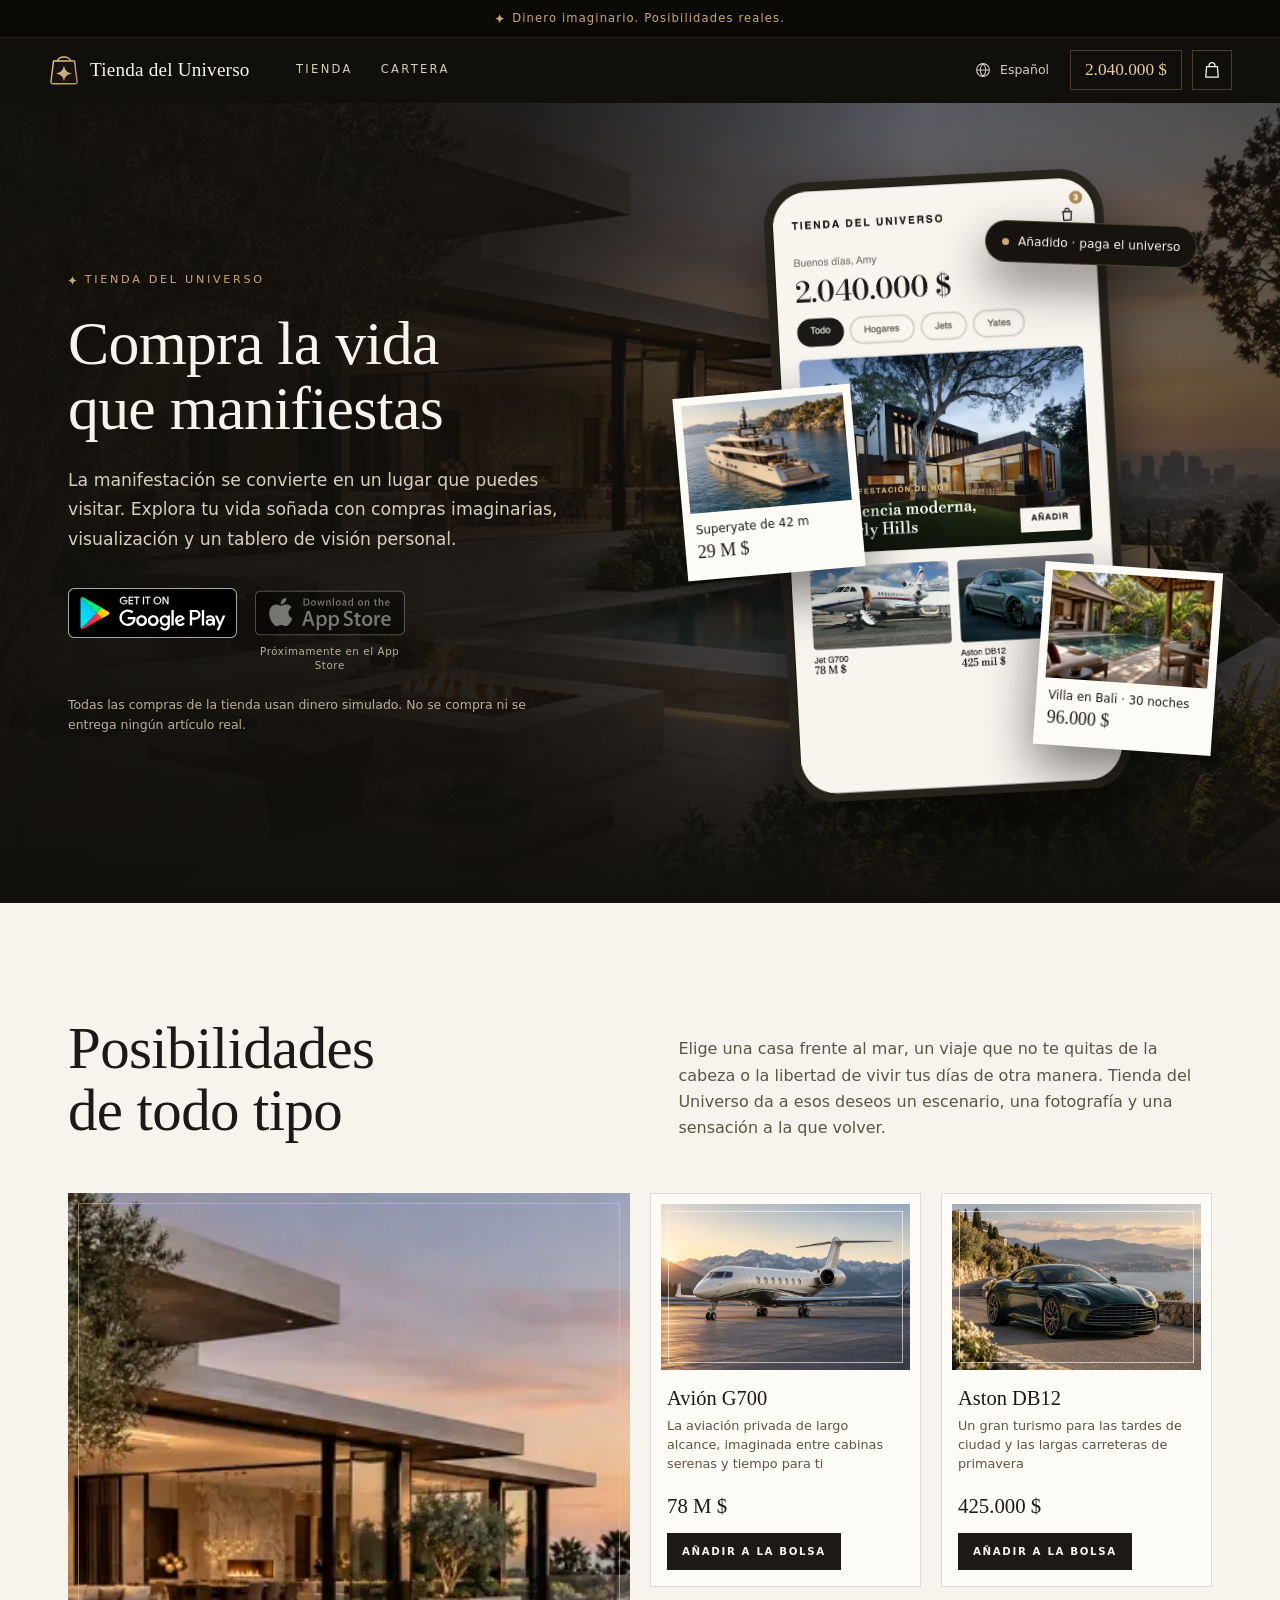
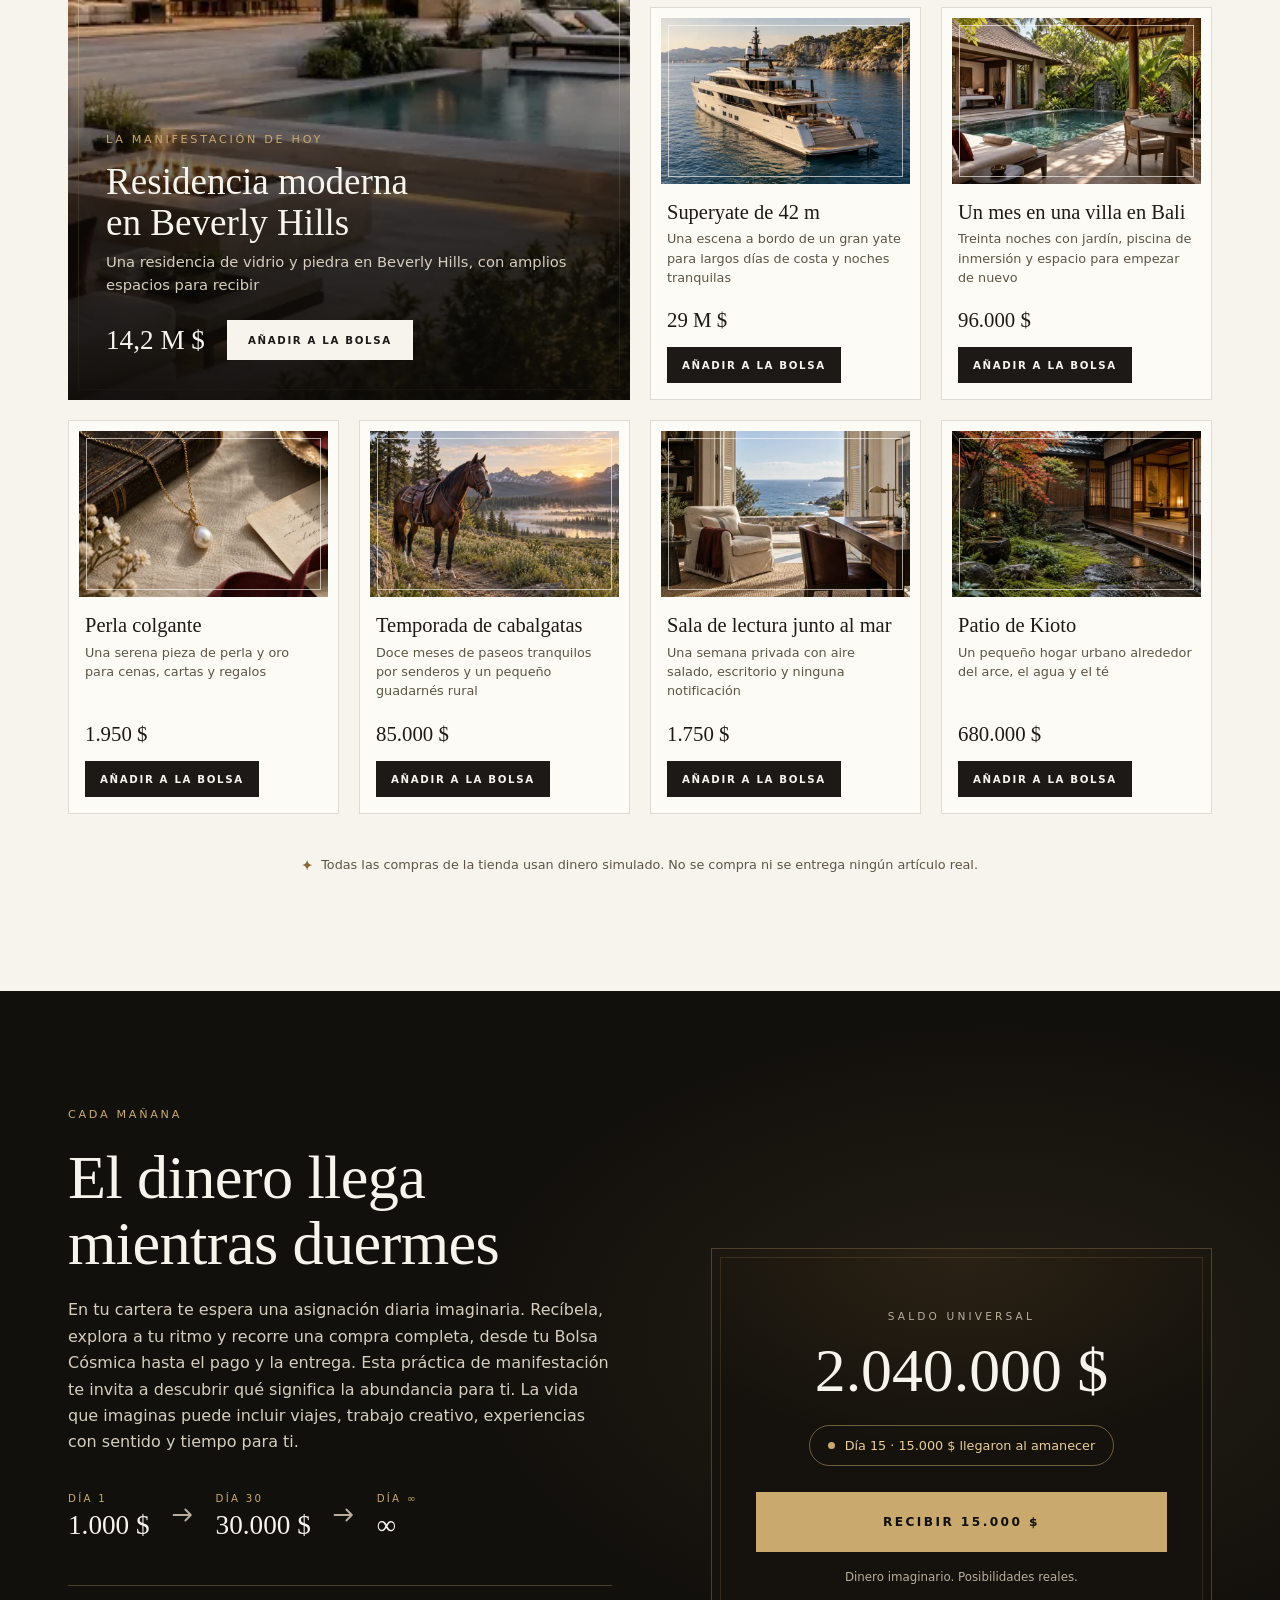
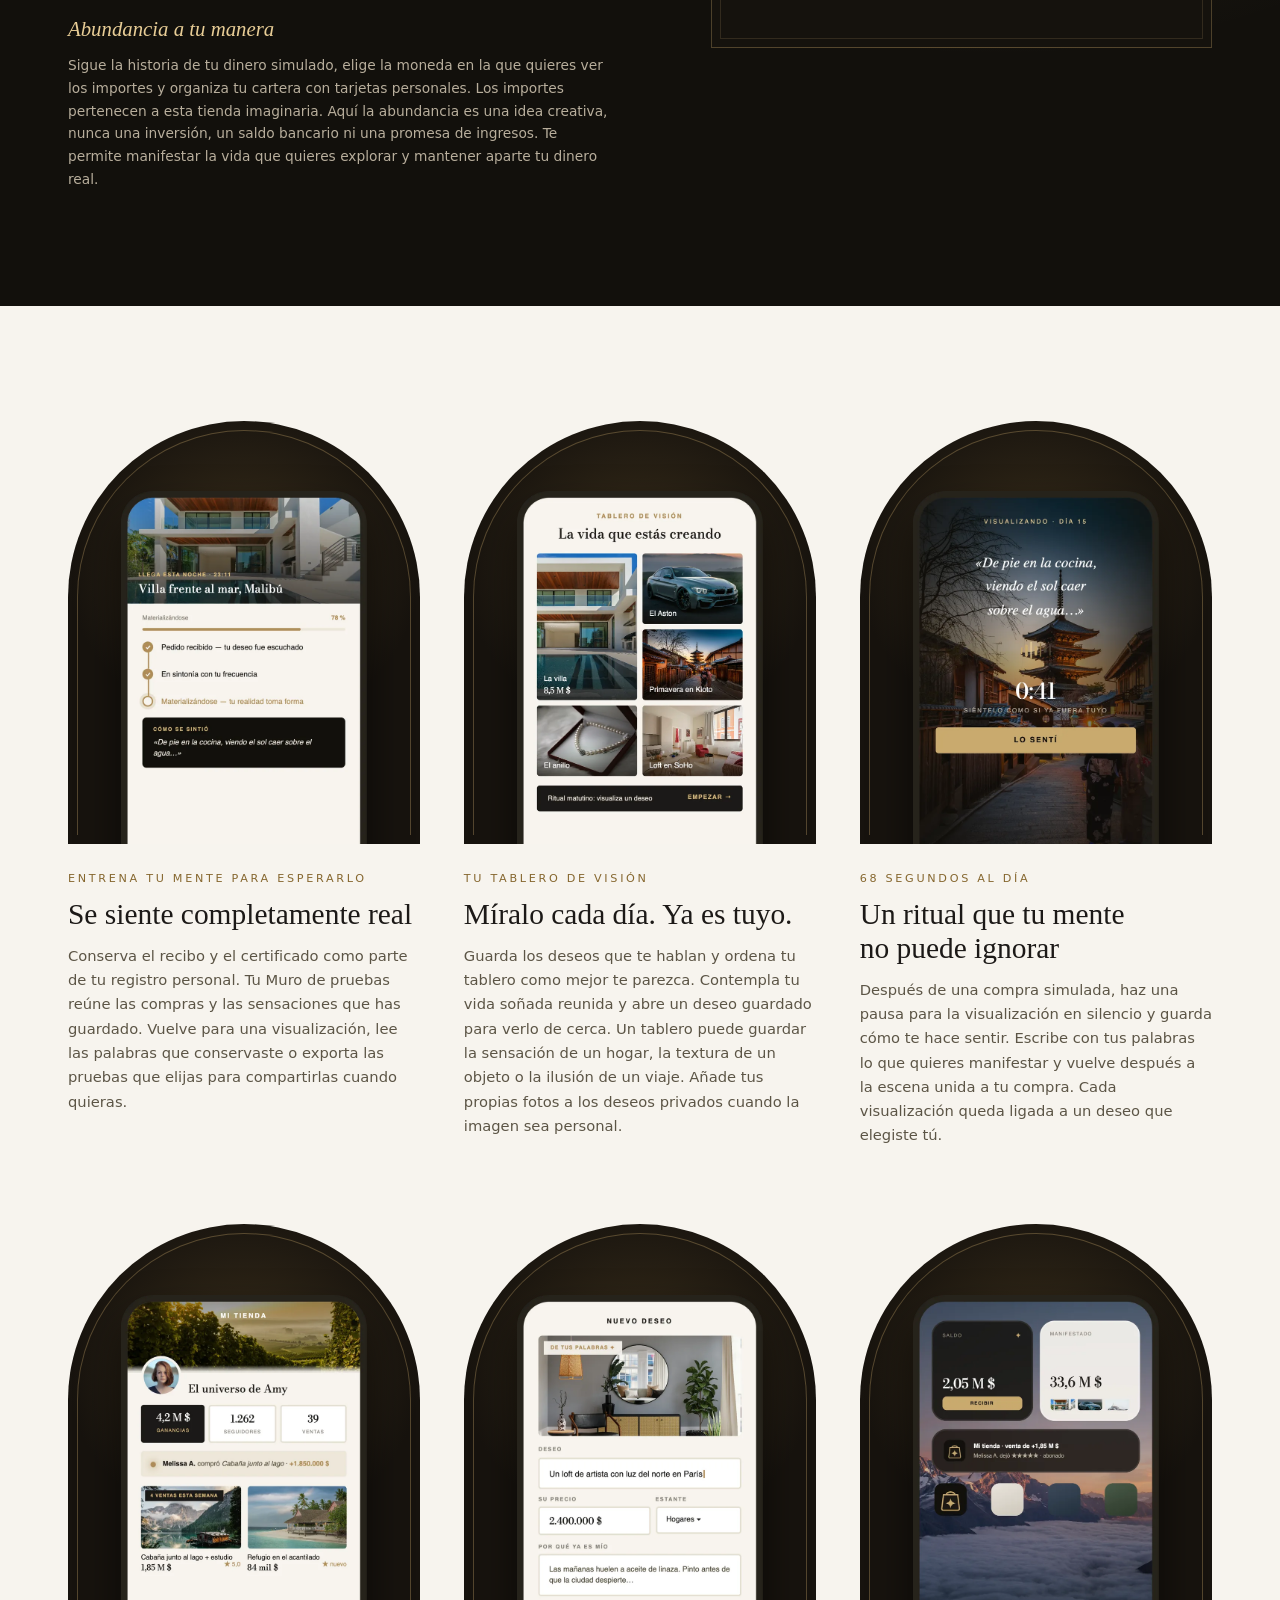
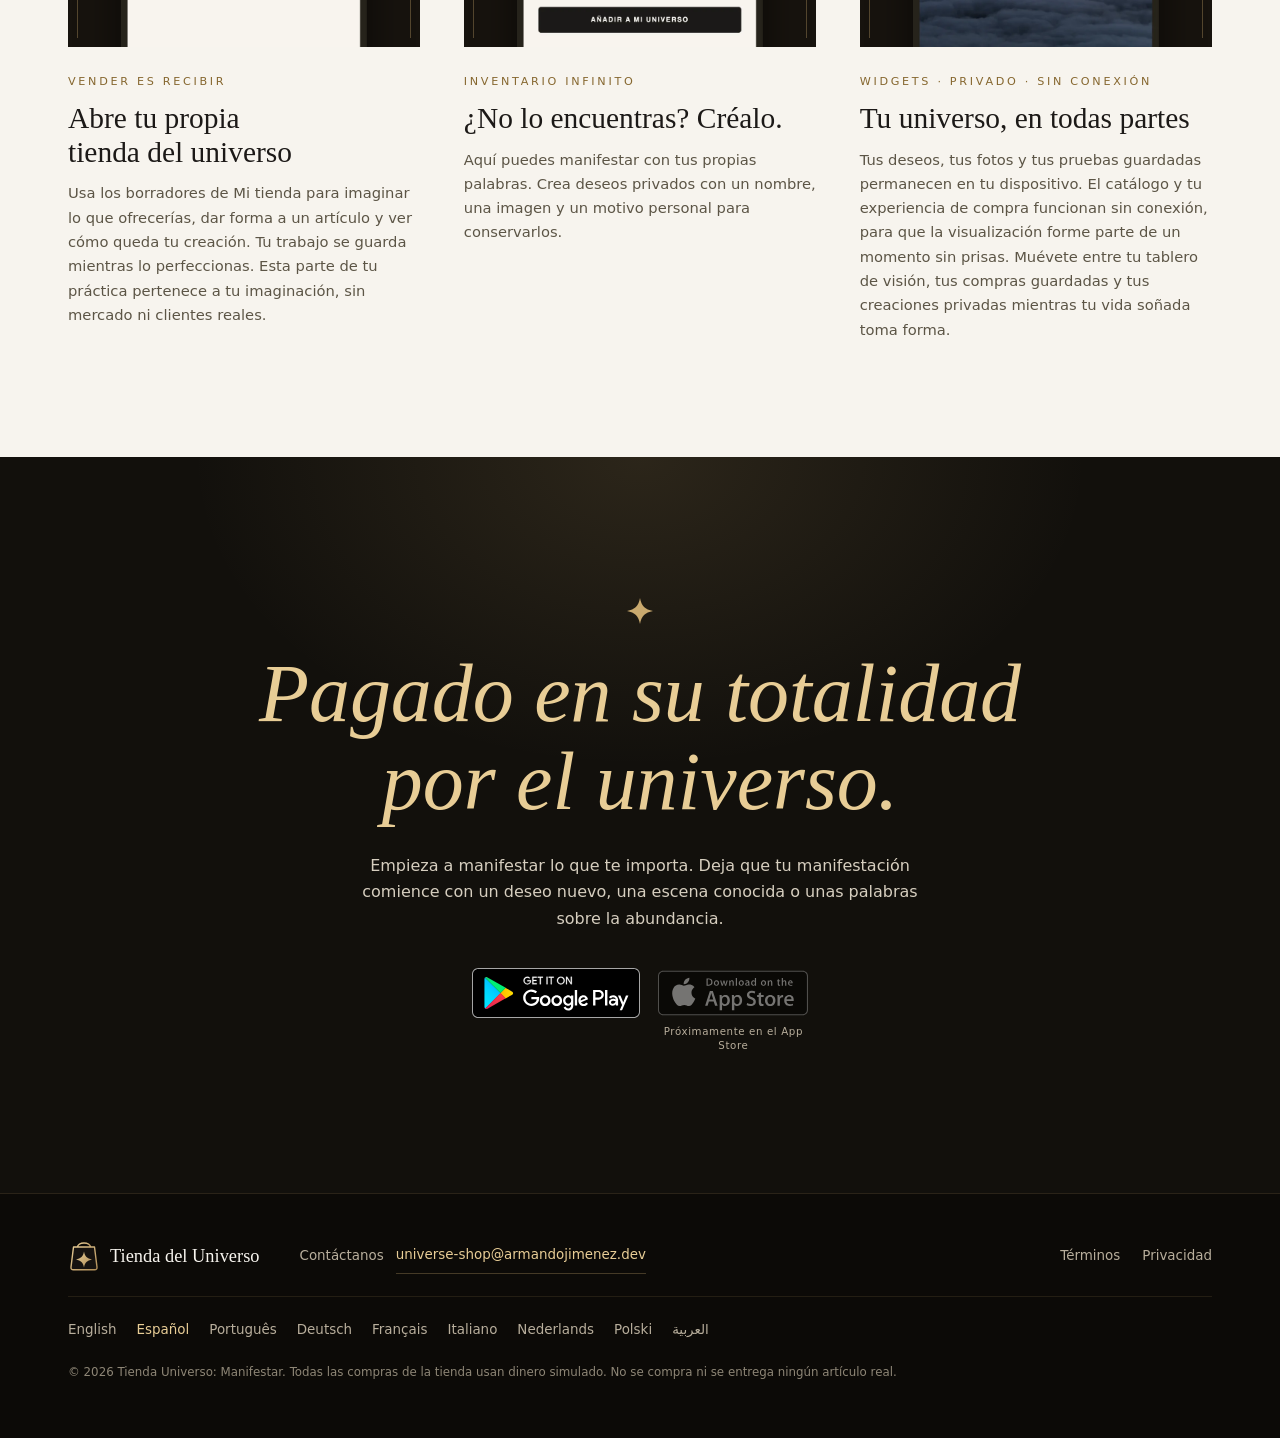
<file: es/index.html>
<!doctype html>
<html lang="es" dir="ltr" data-app-slug="universe-shop" data-langs="en,es,pt-BR,de,fr,it,nl,pl,ar">
<head>
  <meta charset="utf-8">
  <meta name="viewport" content="width=device-width, initial-scale=1">
  <title>Tienda Universo: Manifestar</title>
  <meta name="description" content="La manifestación se convierte en un lugar que puedes visitar. Explora tu vida soñada con compras imaginarias, visualización y un tablero de visión personal.">
  <link rel="canonical" href="https://armandojimenez.dev/universe-shop/es/">
  <link rel="alternate" hreflang="en" href="https://armandojimenez.dev/universe-shop/">
  <link rel="alternate" hreflang="es" href="https://armandojimenez.dev/universe-shop/es/">
  <link rel="alternate" hreflang="pt-BR" href="https://armandojimenez.dev/universe-shop/pt-br/">
  <link rel="alternate" hreflang="de" href="https://armandojimenez.dev/universe-shop/de/">
  <link rel="alternate" hreflang="fr" href="https://armandojimenez.dev/universe-shop/fr/">
  <link rel="alternate" hreflang="it" href="https://armandojimenez.dev/universe-shop/it/">
  <link rel="alternate" hreflang="nl" href="https://armandojimenez.dev/universe-shop/nl/">
  <link rel="alternate" hreflang="pl" href="https://armandojimenez.dev/universe-shop/pl/">
  <link rel="alternate" hreflang="ar" href="https://armandojimenez.dev/universe-shop/ar/">
  <link rel="alternate" hreflang="x-default" href="https://armandojimenez.dev/universe-shop/">
  <meta property="og:type" content="website">
  <meta property="og:site_name" content="Tienda del Universo">
  <meta property="og:title" content="Tienda Universo: Manifestar">
  <meta property="og:description" content="Visualización para manifestar: compra tu vida soñada en una tienda imaginaria.">
  <meta property="og:url" content="https://armandojimenez.dev/universe-shop/es/">
  <meta property="og:locale" content="es_ES">
  <meta property="og:image" content="https://armandojimenez.dev/universe-shop/assets/og/es.jpg">
  <meta property="og:image:type" content="image/jpeg">
  <meta property="og:image:width" content="1024">
  <meta property="og:image:height" content="500">
  <meta property="og:image:alt" content="Compra la vida que manifiestas">
  <meta name="twitter:card" content="summary_large_image">
  <meta name="twitter:title" content="Tienda Universo: Manifestar">
  <meta name="twitter:description" content="Visualización para manifestar: compra tu vida soñada en una tienda imaginaria.">
  <meta name="twitter:image" content="https://armandojimenez.dev/universe-shop/assets/og/es.jpg">
  <meta name="theme-color" content="#12100C">
  <link rel="icon" href="../assets/favicon.svg" type="image/svg+xml">
  <link rel="icon" href="../assets/favicon.png" sizes="48x48" type="image/png">
  <link rel="apple-touch-icon" href="../assets/apple-touch-icon.png">
  <link rel="preload" href="../assets/fonts/BodoniModa.woff2" as="font" type="font/woff2" crossorigin>
  <link rel="preload" href="../assets/fonts/Sora.woff2" as="font" type="font/woff2" crossorigin>
  <link rel="preload" as="image" href="../assets/hero.webp" imagesrcset="../assets/hero-800.webp 800w, ../assets/hero.webp 1600w" imagesizes="100vw" fetchpriority="high">
  <link rel="stylesheet" href="../style.css?v=ee47885c96">
  <script type="application/ld+json">
{
  "@context": "https://schema.org",
  "@type": "MobileApplication",
  "name": "Tienda Universo: Manifestar",
  "alternateName": "Tienda del Universo",
  "description": "La manifestación se convierte en un lugar que puedes visitar. Explora tu vida soñada con compras imaginarias, visualización y un tablero de visión personal.",
  "url": "https://armandojimenez.dev/universe-shop/es/",
  "inLanguage": "es",
  "applicationCategory": "LifestyleApplication",
  "operatingSystem": "Android",
  "image": "https://armandojimenez.dev/universe-shop/assets/og/es.jpg",
  "downloadUrl": "https://play.google.com/store/apps/details?id=dev.armandojimenez.universeshop",
  "offers": {
    "@type": "Offer",
    "price": "0",
    "priceCurrency": "USD"
  }
}
  </script>
  <script>document.documentElement.classList.add('js');</script>
</head>
<body>
<a class="skip" href="#main">Saltar al contenido</a>
<p class="announce"><svg class="spark" viewBox="16 21.5 16 16" aria-hidden="true"><path d="M24 21.5C24.9 26.4 27.1 28.6 32 29.5 27.1 30.4 24.9 32.6 24 37.5 23.1 32.6 20.9 30.4 16 29.5 20.9 28.6 23.1 26.4 24 21.5Z"/></svg><span>Dinero imaginario. Posibilidades reales.</span></p>
<header class="nav" data-nav>
  <a class="brand" href="#top" aria-label="Tienda del Universo"><svg class="mark" viewBox="8 10 32 32" aria-hidden="true"><defs><linearGradient id="mk" x1="0" y1="0" x2="1" y2="1"><stop offset="0" stop-color="#E8CD96"/><stop offset="1" stop-color="#B08D57"/></linearGradient></defs><path d="M17.5 17.5C17.5 11.5 30.5 11.5 30.5 17.5" fill="none" stroke="url(#mk)" stroke-width="1.6" stroke-linecap="round"/><path d="M13.5 17L34.5 17 37 37.2Q37.3 39.8 34.6 39.8L13.4 39.8Q10.7 39.8 11 37.2Z" fill="#171310" stroke="url(#mk)" stroke-width="1.4" stroke-linejoin="round"/><path d="M24 21.5C24.9 26.4 27.1 28.6 32 29.5 27.1 30.4 24.9 32.6 24 37.5 23.1 32.6 20.9 30.4 16 29.5 20.9 28.6 23.1 26.4 24 21.5Z" fill="url(#mk)"/></svg><span class="brand__name">Tienda del Universo</span></a>
  <nav class="nav__links">
    <a href="#shop">Tienda</a>
    <a href="#wallet">Cartera</a>
  </nav>
  <div class="nav__tools">
    <details class="lang">
      <summary aria-label="Idioma: Español"><svg viewBox="0 0 24 24" aria-hidden="true" fill="none" stroke="currentColor" stroke-width="1.4"><circle cx="12" cy="12" r="8.5"/><path d="M3.5 12h17M12 3.5c2.6 2.6 3.8 5.400 3.800 8.500s-1.200 5.900-3.800 8.500c-2.600-2.600-3.800-5.400-3.800-8.500s1.200-5.900 3.800-8.500z"/></svg><span>Español</span></summary>
      <div class="lang__menu">
        <a href="../" hreflang="en" lang="en">English</a>
        <a href="../es/" hreflang="es" lang="es" aria-current="page">Español</a>
        <a href="../pt-br/" hreflang="pt-BR" lang="pt-BR">Português</a>
        <a href="../de/" hreflang="de" lang="de">Deutsch</a>
        <a href="../fr/" hreflang="fr" lang="fr">Français</a>
        <a href="../it/" hreflang="it" lang="it">Italiano</a>
        <a href="../nl/" hreflang="nl" lang="nl">Nederlands</a>
        <a href="../pl/" hreflang="pl" lang="pl">Polski</a>
        <a href="../ar/" hreflang="ar" lang="ar">العربية</a>
      </div>
    </details>
    <a class="chip" href="#wallet" aria-label="Saldo del Universo: 2.040.000 $"><bdi data-balance>2.040.000 $</bdi></a>
    <button class="bagbtn" type="button" data-bag-open aria-label="Tu bolsa"><svg viewBox="0 0 24 24" aria-hidden="true" fill="none" stroke="currentColor" stroke-width="1.5" stroke-linecap="round" stroke-linejoin="round"><path d="M8.5 8V6.5a3.5 3.5 0 0 1 7 0V8"/><path d="M5.5 8h13l1 12.5h-15z"/></svg><span class="bagbtn__count" data-bag-count hidden></span></button>
  </div>
</header>
<main id="main">
  <section class="hero" id="top">
    <img class="hero__bg" src="../assets/hero.webp" srcset="../assets/hero-800.webp 800w, ../assets/hero.webp 1600w" sizes="100vw" alt="" width="1600" height="1067" fetchpriority="high">
    <div class="hero__in wrap">
      <div class="hero__copy">
        <p class="kicker"><svg class="spark" viewBox="16 21.5 16 16" aria-hidden="true"><path d="M24 21.5C24.9 26.4 27.1 28.6 32 29.5 27.1 30.4 24.9 32.6 24 37.5 23.1 32.6 20.9 30.4 16 29.5 20.9 28.6 23.1 26.4 24 21.5Z"/></svg>TIENDA DEL UNIVERSO</p>
        <h1 style="--fit:1.000">Compra la vida<br>que manifiestas</h1>
        <p class="lede">La manifestación se convierte en un lugar que puedes visitar. Explora tu vida soñada con compras imaginarias, visualización y un tablero de visión personal.</p>
      </div>
      <div class="hero__stage">
        <span class="device"><img class="phone" src="../assets/screens/es/buy.webp" width="660" height="1203" alt="Tienda del Universo: Tienda" decoding="async"></span>
        <div class="pop pop--a" aria-hidden="true"><img src="../assets/shop/us-water-001.webp" width="720" height="480" alt="" decoding="async" fetchpriority="low"><span class="pop__name">Superyate de 42 m</span><bdi class="pop__price">29&nbsp;M&nbsp;$</bdi></div>
        <div class="pop pop--b" aria-hidden="true"><img src="../assets/shop/us-voyage-004.webp" width="720" height="480" alt="" decoding="async" fetchpriority="low"><span class="pop__name">Villa en Bali · 30 noches</span><bdi class="pop__price">96.000&nbsp;$</bdi></div>
        <p class="pop pop--c" aria-hidden="true"><i></i>Añadido · paga el universo</p>
      </div>
      <div class="hero__get">
        <div class="badges"><a class="store-badge" data-store="google" href="https://play.google.com/store/apps/details?id=dev.armandojimenez.universeshop" target="_blank" rel="noopener"><img src="../assets/google-play-badge.svg" alt="Disponible en Google Play" width="168" height="50"></a><span class="store-badge store-badge--soon" data-store="apple" aria-disabled="true"><img src="../assets/app-store-badge.svg" alt="Próximamente en el App Store" width="150" height="50"><span class="store-badge__soon-label">Próximamente en el App Store</span></span></div>
        <p class="fine">Todas las compras de la tienda usan dinero simulado. No se compra ni se entrega ningún artículo real.</p>
      </div>
    </div>
  </section>
  <section class="shelf" id="shop">
    <div class="wrap">
      <header class="shelf__head">
        <h2>Posibilidades de todo tipo</h2>
        <p>Elige una casa frente al mar, un viaje que no te quitas de la cabeza o la libertad de vivir tus días de otra manera. Tienda del Universo da a esos deseos un escenario, una fotografía y una sensación a la que volver.</p>
      </header>
      <div class="shelf__grid">
      <article class="piece piece--lead" data-id="us-home-002">
        <div class="piece__art"><img src="../assets/shop/us-home-002.webp" width="720" height="480" alt="Fotografía editorial de alta gama de una residencia moderna en Beverly Hills, con paredes de vidrio, piedra clara, un patio ajardinado y luz del anochecer, sin personas identificables." loading="lazy" decoding="async"></div>
        <div class="piece__over">
          <p class="kicker">La manifestación de hoy</p>
          <h3>Residencia moderna en Beverly Hills</h3>
          <p class="piece__sub">Una residencia de vidrio y piedra en Beverly Hills, con amplios espacios para recibir</p>
          <div class="piece__row"><bdi class="price">14,2 M $</bdi><button class="add" type="button" data-add="us-home-002">Añadir a la bolsa</button></div>
        </div>
      </article>
      <article class="piece" data-id="us-air-001">
        <div class="piece__art"><img src="../assets/shop/us-air-001.webp" width="720" height="480" alt="Avión privado largo, blanco y azul marino, con diez ventanas ovaladas, motores traseros y alas en flecha, en una pista alpina al amanecer." loading="lazy" decoding="async"></div>
        <h3>Avión G700</h3>
        <p class="piece__sub">La aviación privada de largo alcance, imaginada entre cabinas serenas y tiempo para ti</p>
        <div class="piece__row"><bdi class="price">78 M $</bdi><button class="add" type="button" data-add="us-air-001">Añadir a la bolsa</button></div>
      </article>
      <article class="piece" data-id="us-car-003">
        <div class="piece__art"><img src="../assets/shop/us-car-003.webp" width="720" height="480" alt="Fotografía editorial realista de un gran turismo Aston Martin DB12 en una carretera de primavera, visto de frente en tres cuartos, sin personas ni emblemas inventados." loading="lazy" decoding="async"></div>
        <h3>Aston DB12</h3>
        <p class="piece__sub">Un gran turismo para las tardes de ciudad y las largas carreteras de primavera</p>
        <div class="piece__row"><bdi class="price">425.000 $</bdi><button class="add" type="button" data-add="us-car-003">Añadir a la bolsa</button></div>
      </article>
      <article class="piece" data-id="us-water-001">
        <div class="piece__art"><img src="../assets/shop/us-water-001.webp" width="720" height="480" alt="Fotografía editorial entre vista aérea y a nivel del agua de un superyate de 42 metros en un fondeadero tranquilo del Mediterráneo, con cubierta de popa a la sombra, embarcación realista y sin personas." loading="lazy" decoding="async"></div>
        <h3>Superyate de 42 m</h3>
        <p class="piece__sub">Una escena a bordo de un gran yate para largos días de costa y noches tranquilas</p>
        <div class="piece__row"><bdi class="price">29 M $</bdi><button class="add" type="button" data-add="us-water-001">Añadir a la bolsa</button></div>
      </article>
      <article class="piece" data-id="us-voyage-004">
        <div class="piece__art"><img src="../assets/shop/us-voyage-004.webp" width="720" height="480" alt="Fotografía editorial exuberante de una villa con jardín en Bali, con piscina de inmersión, plantas tropicales, mesa a la sombra, luz natural cálida y sin personas." loading="lazy" decoding="async"></div>
        <h3>Un mes en una villa en Bali</h3>
        <p class="piece__sub">Treinta noches con jardín, piscina de inmersión y espacio para empezar de nuevo</p>
        <div class="piece__row"><bdi class="price">96.000 $</bdi><button class="add" type="button" data-add="us-voyage-004">Añadir a la bolsa</button></div>
      </article>
      <article class="piece" data-id="us-jewel-004">
        <div class="piece__art"><img src="../assets/shop/us-jewel-004.webp" width="720" height="480" alt="Fotografía editorial macro serena de una sola perla colgante en un delicado engaste de oro, sobre lino junto a una nota escrita a mano, sin afirmaciones de marca ni calidad." loading="lazy" decoding="async"></div>
        <h3>Perla colgante</h3>
        <p class="piece__sub">Una serena pieza de perla y oro para cenas, cartas y regalos</p>
        <div class="piece__row"><bdi class="price">1.950 $</bdi><button class="add" type="button" data-add="us-jewel-004">Añadir a la bolsa</button></div>
      </article>
      <article class="piece" data-id="us-art-004">
        <div class="piece__art"><img src="../assets/shop/us-art-004.webp" width="720" height="480" alt="Sendero de cabalgata al amanecer junto a pradera y pinos, con caballo tranquilo, equipo de cuero y neblina suave; tono editorial documental, sin identidad de jinete ni marcas." loading="lazy" decoding="async"></div>
        <h3>Temporada de cabalgatas</h3>
        <p class="piece__sub">Doce meses de paseos tranquilos por senderos y un pequeño guadarnés rural</p>
        <div class="piece__row"><bdi class="price">85.000 $</bdi><button class="add" type="button" data-add="us-art-004">Añadir a la bolsa</button></div>
      </article>
      <article class="piece" data-id="us-wellness-003">
        <div class="piece__art"><img src="../assets/shop/us-wellness-003.webp" width="720" height="480" alt="Sala de lectura minimalista frente al mar, con contraventanas abiertas, silla de lino, escritorio, un libro y horizonte visible; luz costera natural, sin texto legible." loading="lazy" decoding="async"></div>
        <h3>Sala de lectura junto al mar</h3>
        <p class="piece__sub">Una semana privada con aire salado, escritorio y ninguna notificación</p>
        <div class="piece__row"><bdi class="price">1.750 $</bdi><button class="add" type="button" data-add="us-wellness-003">Añadir a la bolsa</button></div>
      </article>
      <article class="piece" data-id="us-home-006">
        <div class="piece__art"><img src="../assets/shop/us-home-006.webp" width="720" height="480" alt="Fotografía editorial serena de una casa con patio en Kioto, con paneles de madera, musgo, arce, piedra oscurecida por la lluvia y un resplandor cálido en el interior, sin personas." loading="lazy" decoding="async"></div>
        <h3>Patio de Kioto</h3>
        <p class="piece__sub">Un pequeño hogar urbano alrededor del arce, el agua y el té</p>
        <div class="piece__row"><bdi class="price">680.000 $</bdi><button class="add" type="button" data-add="us-home-006">Añadir a la bolsa</button></div>
      </article>
      </div>
      <p class="shelf__note"><svg class="spark" viewBox="16 21.5 16 16" aria-hidden="true"><path d="M24 21.5C24.9 26.4 27.1 28.6 32 29.5 27.1 30.4 24.9 32.6 24 37.5 23.1 32.6 20.9 30.4 16 29.5 20.9 28.6 23.1 26.4 24 21.5Z"/></svg><span>Todas las compras de la tienda usan dinero simulado. No se compra ni se entrega ningún artículo real.</span></p>
    </div>
  </section>
  <section class="wallet" id="wallet">
    <div class="wrap wallet__in">
      <div class="wallet__copy">
        <p class="kicker">CADA MAÑANA</p>
        <h2 style="--fit:0.938">El dinero llega<br>mientras duermes</h2>
        <p>En tu cartera te espera una asignación diaria imaginaria. Recíbela, explora a tu ritmo y recorre una compra completa, desde tu Bolsa Cósmica hasta el pago y la entrega. Esta práctica de manifestación te invita a descubrir qué significa la abundancia para ti. La vida que imaginas puede incluir viajes, trabajo creativo, experiencias con sentido y tiempo para ti.</p>
        <ol class="steps"><li><span>DÍA 1</span><bdi>1.000&nbsp;$</bdi></li><li class="steps__to"><svg class="arrow" viewBox="0 0 14 10" aria-hidden="true" fill="none" stroke="currentColor" stroke-width="1.2" stroke-linecap="round" stroke-linejoin="round"><path d="M1 5h11M8.500 1.500 12 5 8.500 8.500"/></svg></li><li><span>DÍA 30</span><bdi>30.000&nbsp;$</bdi></li><li class="steps__to"><svg class="arrow" viewBox="0 0 14 10" aria-hidden="true" fill="none" stroke="currentColor" stroke-width="1.2" stroke-linecap="round" stroke-linejoin="round"><path d="M1 5h11M8.500 1.500 12 5 8.500 8.500"/></svg></li><li><span>DÍA ∞</span><bdi>∞</bdi></li></ol>
      </div>
      <div class="till">
        <p class="till__label">SALDO UNIVERSAL</p>
        <p class="till__amount"><bdi data-balance>2.040.000 $</bdi></p>
        <p class="till__note" data-claim-note aria-live="polite"><i></i><span>Día 15 · 15.000&nbsp;$ llegaron al amanecer</span></p>
        <button class="till__claim" type="button" data-claim>Recibir 15.000 $</button>
        <p class="till__sim">Dinero imaginario. Posibilidades reales.</p>
      </div>
      <aside class="wallet__terms">
        <h3>Abundancia a tu manera</h3>
        <p>Sigue la historia de tu dinero simulado, elige la moneda en la que quieres ver los importes y organiza tu cartera con tarjetas personales. Los importes pertenecen a esta tienda imaginaria. Aquí la abundancia es una idea creativa, nunca una inversión, un saldo bancario ni una promesa de ingresos. Te permite manifestar la vida que quieres explorar y mantener aparte tu dinero real.</p>
      </aside>
    </div>
  </section>
  <section class="windows" id="app">
    <div class="wrap windows__grid">
      <article class="window">
        <div class="window__niche"><span class="device"><img class="phone" src="../assets/screens/es/real.webp" width="660" height="1188" alt="Tienda del Universo: Tu patrimonio" loading="lazy" decoding="async"></span></div>
        <p class="kicker">ENTRENA TU MENTE PARA ESPERARLO</p>
        <h2>Se siente completamente real</h2>
        <p>Conserva el recibo y el certificado como parte de tu registro personal. Tu Muro de pruebas reúne las compras y las sensaciones que has guardado. Vuelve para una visualización, lee las palabras que conservaste o exporta las pruebas que elijas para compartirlas cuando quieras.</p>
      </article>
      <article class="window">
        <div class="window__niche"><span class="device"><img class="phone" src="../assets/screens/es/board.webp" width="660" height="1203" alt="Tienda del Universo: TABLERO DE VISIÓN" loading="lazy" decoding="async"></span></div>
        <p class="kicker">TU TABLERO DE VISIÓN</p>
        <h2>Míralo cada día. Ya es tuyo.</h2>
        <p>Guarda los deseos que te hablan y ordena tu tablero como mejor te parezca. Contempla tu vida soñada reunida y abre un deseo guardado para verlo de cerca. Un tablero puede guardar la sensación de un hogar, la textura de un objeto o la ilusión de un viaje. Añade tus propias fotos a los deseos privados cuando la imagen sea personal.</p>
      </article>
      <article class="window">
        <div class="window__niche"><span class="device"><img class="phone" src="../assets/screens/es/ritual.webp" width="660" height="1125" alt="Tienda del Universo: SIÉNTELO REAL" loading="lazy" decoding="async"></span></div>
        <p class="kicker">68 SEGUNDOS AL DÍA</p>
        <h2>Un ritual que tu mente no puede ignorar</h2>
        <p>Después de una compra simulada, haz una pausa para la visualización en silencio y guarda cómo te hace sentir. Escribe con tus palabras lo que quieres manifestar y vuelve después a la escena unida a tu compra. Cada visualización queda ligada a un deseo que elegiste tú.</p>
      </article>
      <article class="window">
        <div class="window__niche"><span class="device"><img class="phone" src="../assets/screens/es/store.webp" width="660" height="1172" alt="Tienda del Universo: Mi tienda" loading="lazy" decoding="async"></span></div>
        <p class="kicker">VENDER ES RECIBIR</p>
        <h2>Abre tu propia tienda del universo</h2>
        <p>Usa los borradores de Mi tienda para imaginar lo que ofrecerías, dar forma a un artículo y ver cómo queda tu creación. Tu trabajo se guarda mientras lo perfeccionas. Esta parte de tu práctica pertenece a tu imaginación, sin mercado ni clientes reales.</p>
      </article>
      <article class="window">
        <div class="window__niche"><span class="device"><img class="phone" src="../assets/screens/es/create.webp" width="660" height="1172" alt="Tienda del Universo: NUEVO DESEO" loading="lazy" decoding="async"></span></div>
        <p class="kicker">INVENTARIO INFINITO</p>
        <h2>¿No lo encuentras? Créalo.</h2>
        <p>Aquí puedes manifestar con tus propias palabras. Crea deseos privados con un nombre, una imagen y un motivo personal para conservarlos.</p>
      </article>
      <article class="window">
        <div class="window__niche"><span class="device"><img class="phone" src="../assets/screens/es/everywhere.webp" width="660" height="1203" alt="Tienda del Universo: Tu universo, de un vistazo" loading="lazy" decoding="async"></span></div>
        <p class="kicker">WIDGETS · PRIVADO · SIN CONEXIÓN</p>
        <h2>Tu universo, en todas partes</h2>
        <p>Tus deseos, tus fotos y tus pruebas guardadas permanecen en tu dispositivo. El catálogo y tu experiencia de compra funcionan sin conexión, para que la visualización forme parte de un momento sin prisas. Muévete entre tu tablero de visión, tus compras guardadas y tus creaciones privadas mientras tu vida soñada toma forma.</p>
      </article>
    </div>
  </section>
  <section class="closing" id="get">
    <div class="wrap">
      <svg class="spark" viewBox="16 21.5 16 16" aria-hidden="true"><path d="M24 21.5C24.9 26.4 27.1 28.6 32 29.5 27.1 30.4 24.9 32.6 24 37.5 23.1 32.6 20.9 30.4 16 29.5 20.9 28.6 23.1 26.4 24 21.5Z"/></svg>
      <h2>Pagado en su totalidad por el universo.</h2>
      <p>Empieza a manifestar lo que te importa. Deja que tu manifestación comience con un deseo nuevo, una escena conocida o unas palabras sobre la abundancia.</p>
      <div class="badges"><a class="store-badge" data-store="google" href="https://play.google.com/store/apps/details?id=dev.armandojimenez.universeshop" target="_blank" rel="noopener"><img src="../assets/google-play-badge.svg" alt="Disponible en Google Play" width="168" height="50"></a><span class="store-badge store-badge--soon" data-store="apple" aria-disabled="true"><img src="../assets/app-store-badge.svg" alt="Próximamente en el App Store" width="150" height="50"><span class="store-badge__soon-label">Próximamente en el App Store</span></span></div>
    </div>
  </section>
</main>
<footer class="foot">
  <div class="wrap foot__in">
    <div class="foot__brand"><svg class="mark" viewBox="8 10 32 32" aria-hidden="true"><defs><linearGradient id="mk" x1="0" y1="0" x2="1" y2="1"><stop offset="0" stop-color="#E8CD96"/><stop offset="1" stop-color="#B08D57"/></linearGradient></defs><path d="M17.5 17.5C17.5 11.5 30.5 11.5 30.5 17.5" fill="none" stroke="url(#mk)" stroke-width="1.6" stroke-linecap="round"/><path d="M13.5 17L34.5 17 37 37.2Q37.3 39.8 34.6 39.8L13.4 39.8Q10.7 39.8 11 37.2Z" fill="#171310" stroke="url(#mk)" stroke-width="1.4" stroke-linejoin="round"/><path d="M24 21.5C24.9 26.4 27.1 28.6 32 29.5 27.1 30.4 24.9 32.6 24 37.5 23.1 32.6 20.9 30.4 16 29.5 20.9 28.6 23.1 26.4 24 21.5Z" fill="url(#mk)"/></svg><span>Tienda del Universo</span></div>
    <div class="foot__contact">
      <span>Contáctanos</span>
      <button type="button" data-copy-email="universe-shop@armandojimenez.dev" aria-label="Copiar dirección de correo: universe-shop@armandojimenez.dev">universe-shop@armandojimenez.dev</button>
    </div>
    <nav class="foot__links">
      <a href="https://armandojimenez.dev/apps/universe-shop/terms.html?lang=es">Términos</a>
      <a href="https://armandojimenez.dev/apps/universe-shop/privacy-policy.html?lang=es">Privacidad</a>
    </nav>
    <nav class="foot__langs" aria-label="Idioma">
      <a href="../" hreflang="en" lang="en">English</a>
      <a href="../es/" hreflang="es" lang="es" aria-current="page">Español</a>
      <a href="../pt-br/" hreflang="pt-BR" lang="pt-BR">Português</a>
      <a href="../de/" hreflang="de" lang="de">Deutsch</a>
      <a href="../fr/" hreflang="fr" lang="fr">Français</a>
      <a href="../it/" hreflang="it" lang="it">Italiano</a>
      <a href="../nl/" hreflang="nl" lang="nl">Nederlands</a>
      <a href="../pl/" hreflang="pl" lang="pl">Polski</a>
      <a href="../ar/" hreflang="ar" lang="ar">العربية</a>
    </nav>
    <p class="foot__legal">© 2026 Tienda Universo: Manifestar. Todas las compras de la tienda usan dinero simulado. No se compra ni se entrega ningún artículo real.</p>
  </div>
</footer>
<dialog class="bag" id="bag" aria-labelledby="bag-title">
  <button class="bag__close" type="button" data-bag-close aria-label="Cerrar"><svg viewBox="0 0 24 24" aria-hidden="true" fill="none" stroke="currentColor" stroke-width="1.5" stroke-linecap="round"><path d="M6 6l12 12M18 6 6 18"/></svg></button>
  <div class="bag__view" data-view="bag">
    <h2 id="bag-title">Tu bolsa</h2>
    <div class="bag__empty" data-empty>
      <p class="bag__emptytitle">Aún no hay nada aquí.</p>
      <p>¿Qué deseas? El inventario es infinito y todo está disponible.</p>
      <button class="btn" type="button" data-bag-start>EMPIEZA A DESEAR</button>
    </div>
    <div data-full hidden>
      <ul class="bag__items" data-items></ul>
      <dl class="bag__sums">
        <div><dt>Total</dt><dd><bdi data-total></bdi></dd></div>
        <div><dt>Saldo del Universo</dt><dd><bdi data-available></bdi></dd></div>
        <div data-provision-row hidden><dt>Aporte del Universo</dt><dd><bdi data-provision></bdi></dd></div>
      </dl>
      <p class="bag__help" data-provision-help hidden>La diferencia se cubre con dinero imaginario. No se realiza ningún cobro real.</p>
      <button class="btn btn--gold" type="button" data-place></button>
      <p class="bag__fine">Gestionado por el Universo · No hacen falta devoluciones</p>
    </div>
  </div>
  <div class="bag__view" data-view="certificate" hidden>
    <p class="cert__placed"><svg class="spark" viewBox="16 21.5 16 16" aria-hidden="true"><path d="M24 21.5C24.9 26.4 27.1 28.6 32 29.5 27.1 30.4 24.9 32.6 24 37.5 23.1 32.6 20.9 30.4 16 29.5 20.9 28.6 23.1 26.4 24 21.5Z"/></svg>Pedido realizado</p>
    <div class="cert" tabindex="-1" data-cert>
      <p class="cert__heading">PRUEBA DE PROPIEDAD</p>
      <h2 class="cert__title">Certificado de<br>propiedad</h2>
      <p>Se certifica que</p>
      <p class="cert__owner">Tú</p>
      <p>tienes legítimamente la propiedad de</p>
      <p class="cert__items" data-cert-items></p>
      <p>en esta línea de tiempo y en todas las demás.</p>
      <p class="cert__date">Reclamado en tiempo presente el <time data-cert-date></time></p>
      <p class="cert__seal"><svg class="mark" viewBox="8 10 32 32" aria-hidden="true"><defs><linearGradient id="mk" x1="0" y1="0" x2="1" y2="1"><stop offset="0" stop-color="#E8CD96"/><stop offset="1" stop-color="#B08D57"/></linearGradient></defs><path d="M17.5 17.5C17.5 11.5 30.5 11.5 30.5 17.5" fill="none" stroke="url(#mk)" stroke-width="1.6" stroke-linecap="round"/><path d="M13.5 17L34.5 17 37 37.2Q37.3 39.8 34.6 39.8L13.4 39.8Q10.7 39.8 11 37.2Z" fill="#171310" stroke="url(#mk)" stroke-width="1.4" stroke-linejoin="round"/><path d="M24 21.5C24.9 26.4 27.1 28.6 32 29.5 27.1 30.4 24.9 32.6 24 37.5 23.1 32.6 20.9 30.4 16 29.5 20.9 28.6 23.1 26.4 24 21.5Z" fill="url(#mk)"/></svg><span>SELLADO</span></p>
    </div>
    <blockquote class="cert__say" data-cert-say></blockquote>
    <p class="cert__paid">Pagado en su totalidad por el universo.</p>
    <div class="cert__get"><a class="store-badge" data-store="google" href="https://play.google.com/store/apps/details?id=dev.armandojimenez.universeshop" target="_blank" rel="noopener"><img src="../assets/google-play-badge.svg" alt="Disponible en Google Play" width="168" height="50"></a></div>
    <button class="btn btn--line" type="button" data-bag-start>SEGUIR COMPRANDO</button>
  </div>
</dialog>
<p class="toast" role="status" aria-live="polite" data-toast></p>
<div class="snackbar" role="status" aria-live="polite"></div>
<script>window.LANDING_STRINGS = {"copied":"Dirección de correo copiada."}; window.SHOP = {"lang":"es","money":{"pre":"","group":".","post":" $"},"balance":2040000,"claim":{"day":15,"amount":15000},"items":{"us-home-002":{"title":"Residencia moderna en Beverly Hills","short":"Residencia moderna","usd":14200000,"say":"Mi hogar le da a cada encuentro espacio para respirar.","img":"../assets/shop/us-home-002.webp"},"us-air-001":{"title":"Avión privado G700","short":"Avión G700","usd":78000000,"say":"Cruzo las distancias con calma, claridad y tiempo todavía en mis manos.","img":"../assets/shop/us-air-001.webp"},"us-car-003":{"title":"Aston DB12","short":"Aston DB12","usd":425000,"say":"Dejo que el camino largo forme parte del destino.","img":"../assets/shop/us-car-003.webp"},"us-water-001":{"title":"Superyate de 42 m","short":"Superyate de 42 m","usd":29000000,"say":"Me muevo con el agua y elijo el horizonte con calma.","img":"../assets/shop/us-water-001.webp"},"us-voyage-004":{"title":"Villa en Bali, treinta noches","short":"Un mes en una villa en Bali","usd":96000,"say":"Construyo una vida que deja espacio para la concentración y el asombro.","img":"../assets/shop/us-voyage-004.webp"},"us-jewel-004":{"title":"La perla colgante de herencia","short":"Perla colgante","usd":1950,"say":"Dejo que las cosas hermosas viajen entre manos que aman.","img":"../assets/shop/us-jewel-004.webp"},"us-art-004":{"title":"La temporada de cabalgatas al amanecer","short":"Temporada de cabalgatas","usd":85000,"say":"Me muevo por el mundo con paciencia, confianza y un ritmo animal constante.","img":"../assets/shop/us-art-004.webp"},"us-wellness-003":{"title":"La sala de lectura junto al mar","short":"Sala de lectura junto al mar","usd":1750,"say":"El mar me da espacio para leer, respirar y volver a mí.","img":"../assets/shop/us-wellness-003.webp"},"us-home-006":{"title":"Casa con patio en Kioto","short":"Patio de Kioto","usd":680000,"say":"Noto la belleza en el ritmo de un día cotidiano.","img":"../assets/shop/us-home-006.webp"}},"t":{"add":"Añadir a la bolsa","view":"VER BOLSA","added":"Añadido · paga el universo","remove":"Quitar {title}","place":"HACER PEDIDO · {amount}","received":"Recibiste {amount}. Ya es tuyo.","claimed":"Día 15 · asignación recibida"}};</script>
<script src="../behavior.js?v=ee47885c96"></script>
<script src="../shop.js?v=ee47885c96" defer></script>
</body>
</html>
</file>
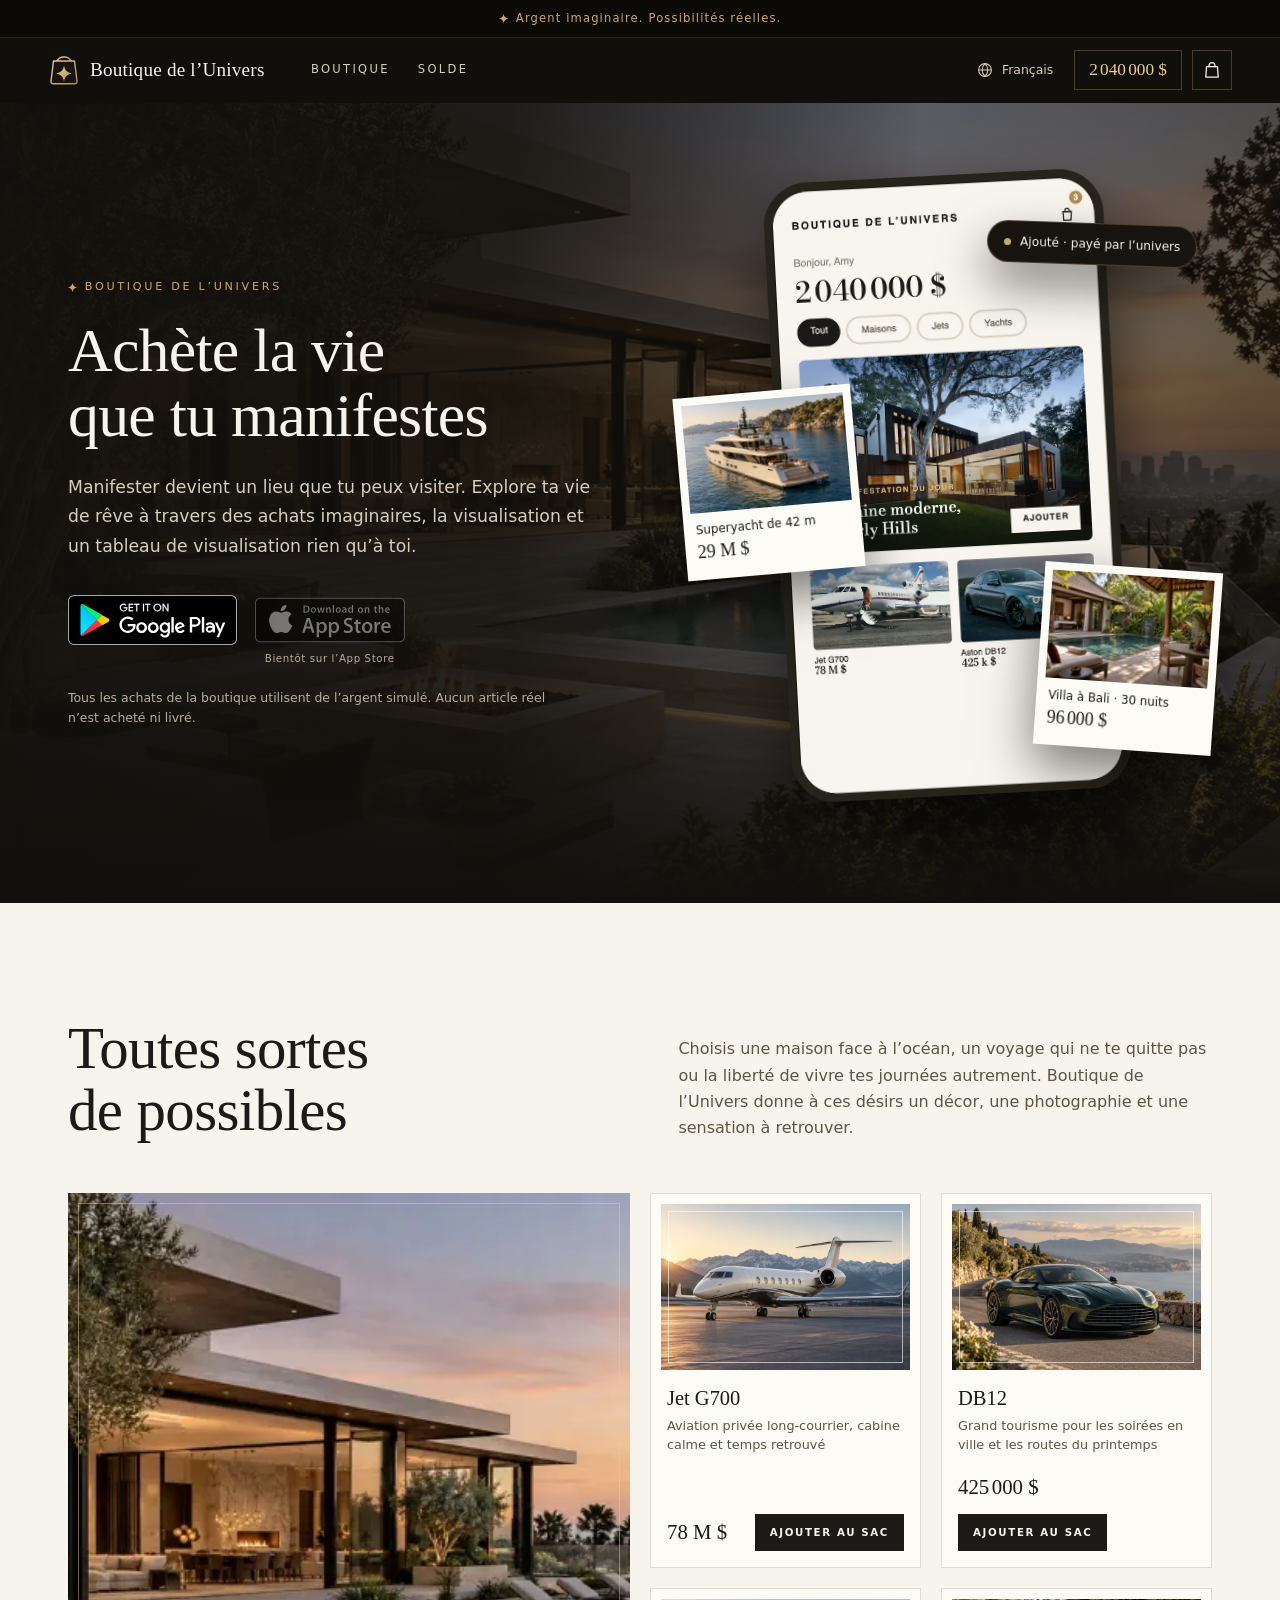
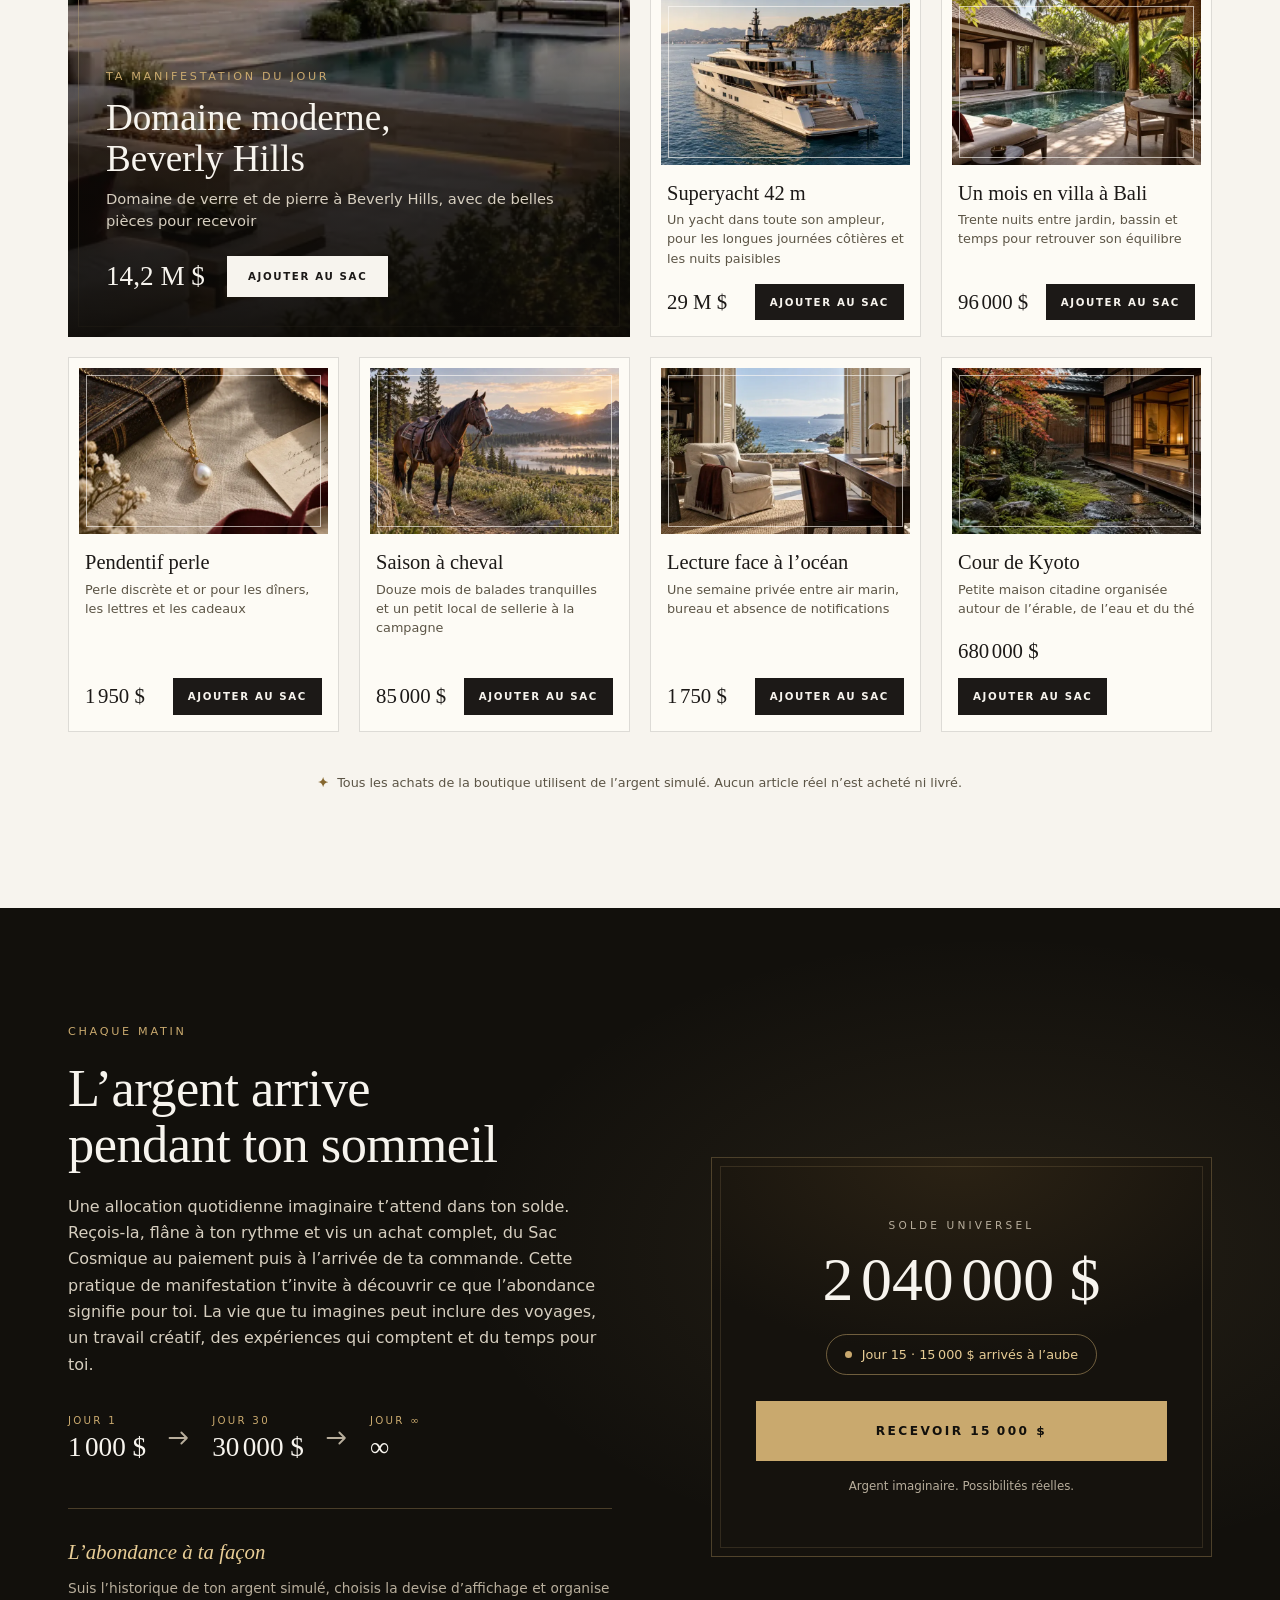
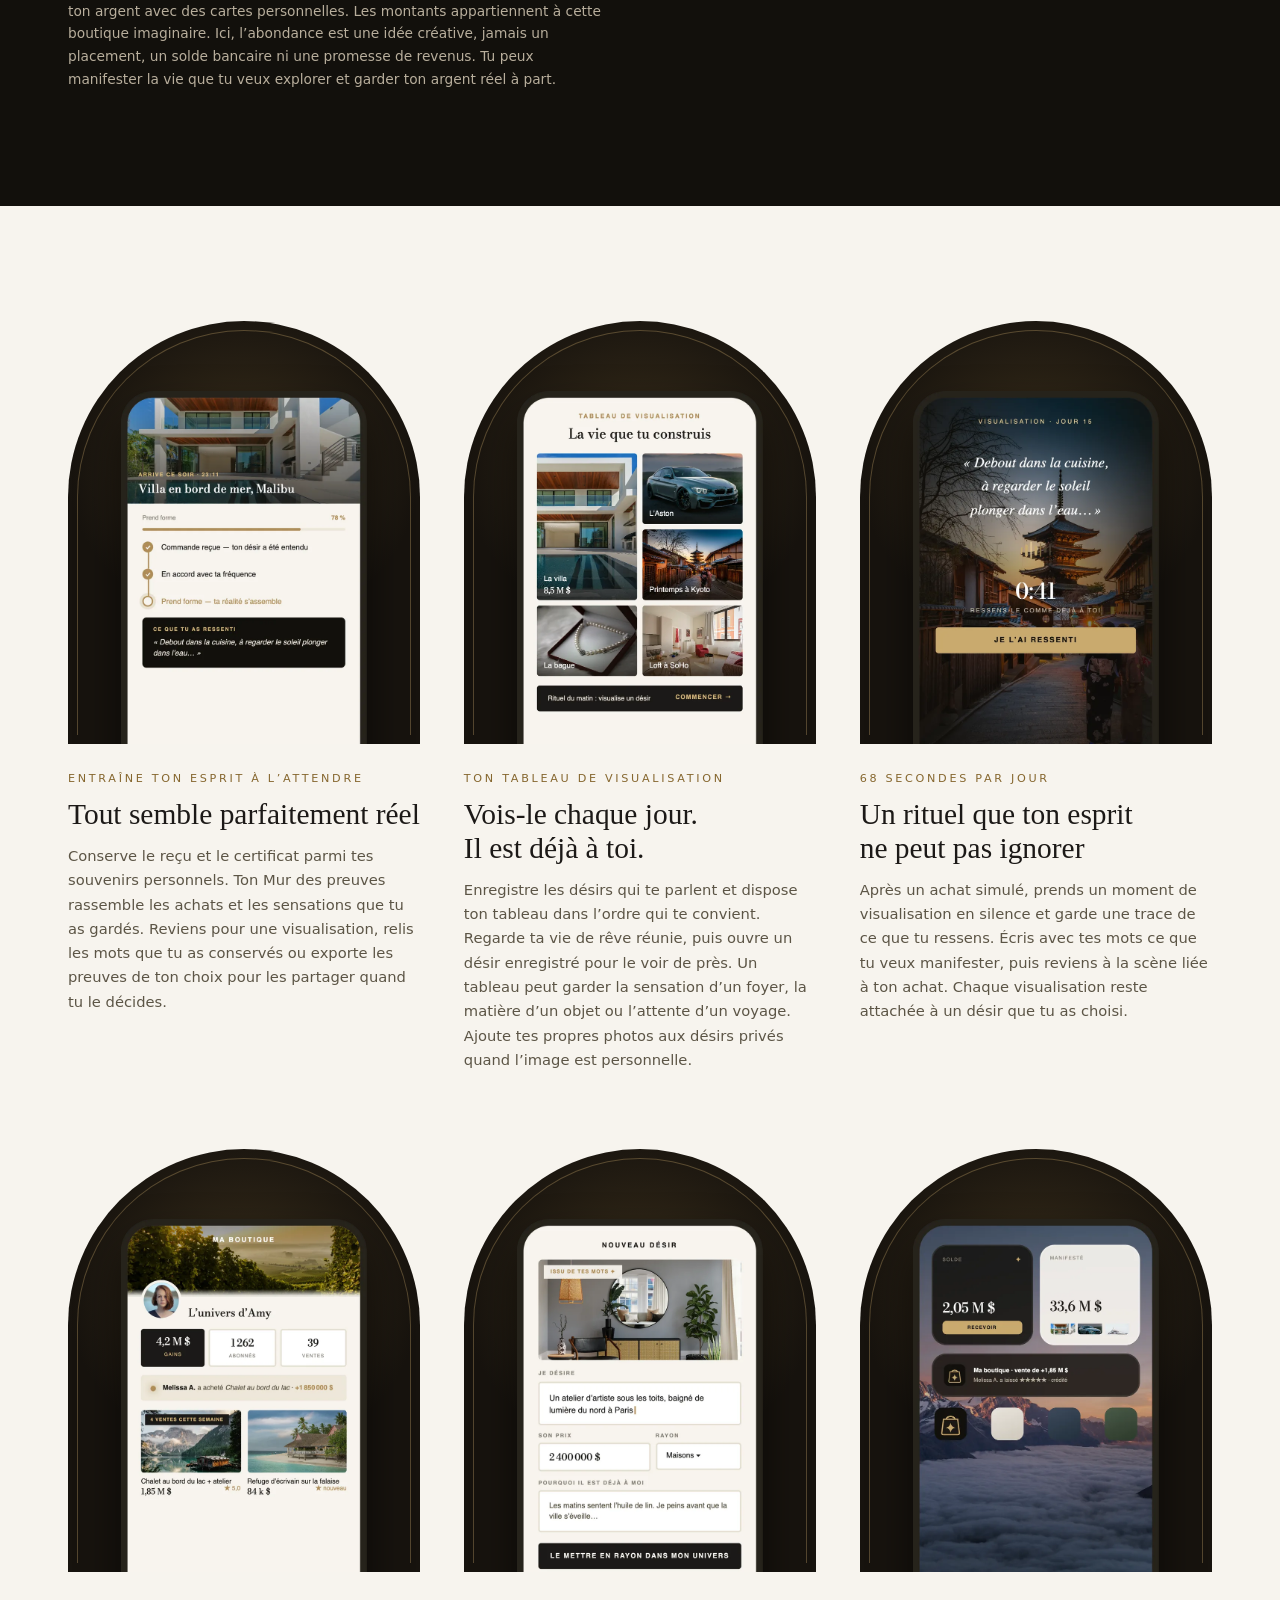
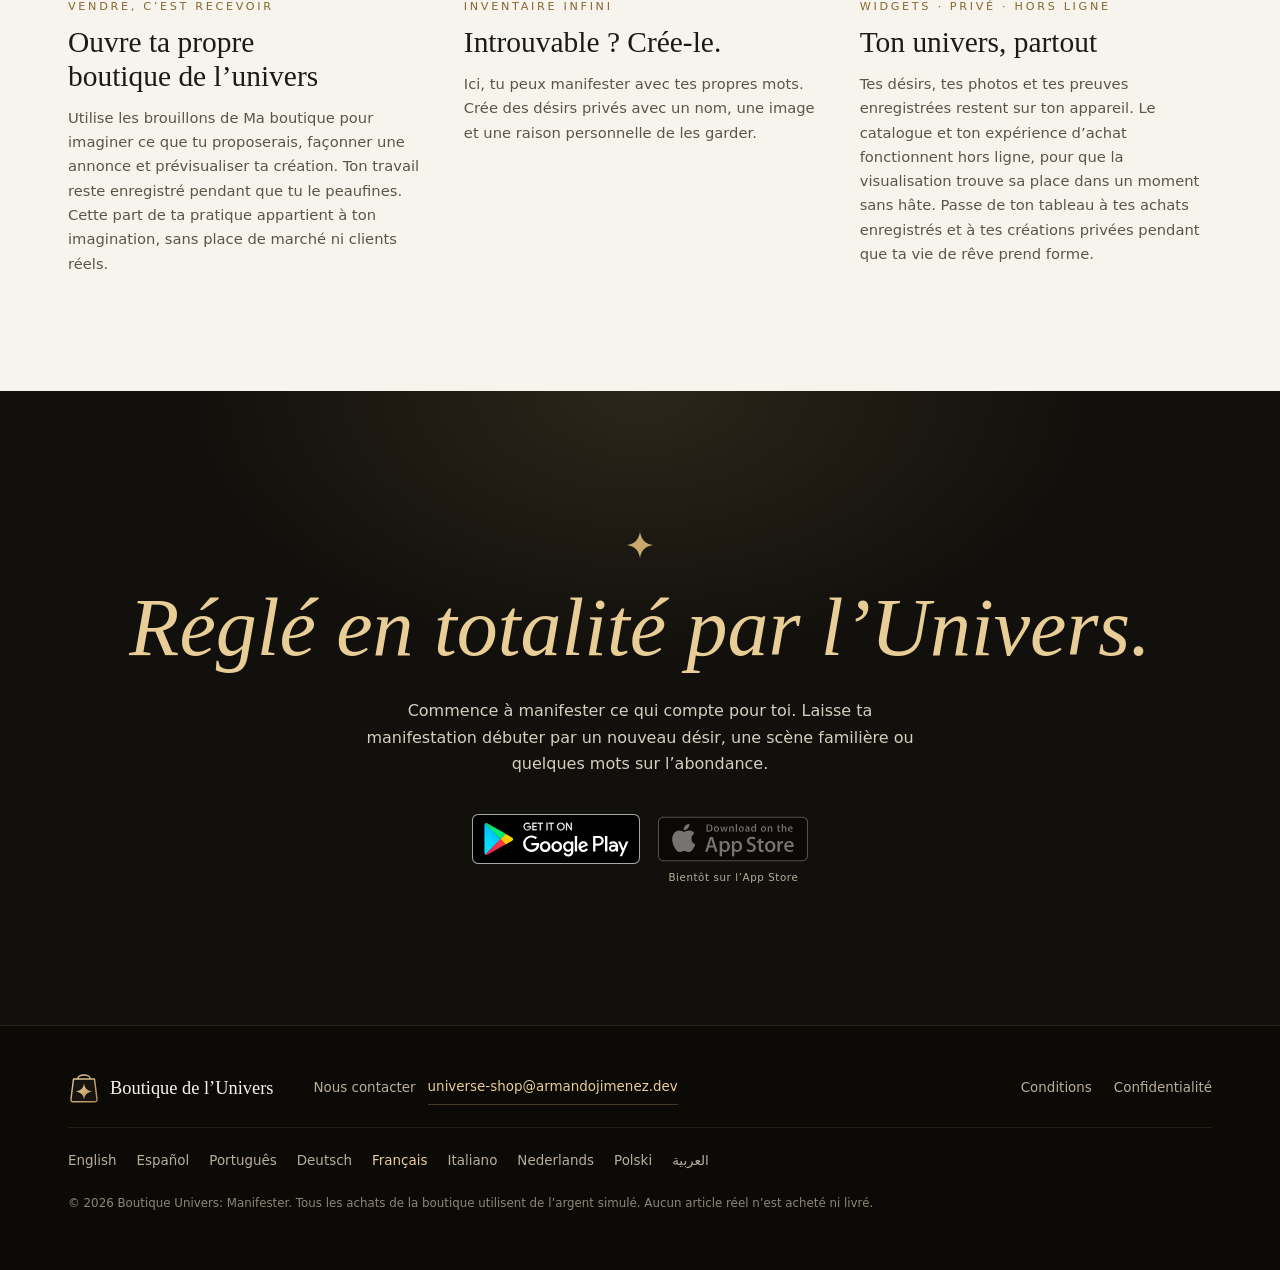
<file: fr/index.html>
<!doctype html>
<html lang="fr" dir="ltr" data-app-slug="universe-shop" data-langs="en,es,pt-BR,de,fr,it,nl,pl,ar">
<head>
  <meta charset="utf-8">
  <meta name="viewport" content="width=device-width, initial-scale=1">
  <title>Boutique Univers: Manifester</title>
  <meta name="description" content="Manifester devient un lieu que tu peux visiter. Explore ta vie de rêve à travers des achats imaginaires, la visualisation et un tableau de visualisation rien qu’à toi.">
  <link rel="canonical" href="https://armandojimenez.dev/universe-shop/fr/">
  <link rel="alternate" hreflang="en" href="https://armandojimenez.dev/universe-shop/">
  <link rel="alternate" hreflang="es" href="https://armandojimenez.dev/universe-shop/es/">
  <link rel="alternate" hreflang="pt-BR" href="https://armandojimenez.dev/universe-shop/pt-br/">
  <link rel="alternate" hreflang="de" href="https://armandojimenez.dev/universe-shop/de/">
  <link rel="alternate" hreflang="fr" href="https://armandojimenez.dev/universe-shop/fr/">
  <link rel="alternate" hreflang="it" href="https://armandojimenez.dev/universe-shop/it/">
  <link rel="alternate" hreflang="nl" href="https://armandojimenez.dev/universe-shop/nl/">
  <link rel="alternate" hreflang="pl" href="https://armandojimenez.dev/universe-shop/pl/">
  <link rel="alternate" hreflang="ar" href="https://armandojimenez.dev/universe-shop/ar/">
  <link rel="alternate" hreflang="x-default" href="https://armandojimenez.dev/universe-shop/">
  <meta property="og:type" content="website">
  <meta property="og:site_name" content="Boutique de l’Univers">
  <meta property="og:title" content="Boutique Univers: Manifester">
  <meta property="og:description" content="Manifester par la visualisation : achète en imagination la vie de tes rêves.">
  <meta property="og:url" content="https://armandojimenez.dev/universe-shop/fr/">
  <meta property="og:locale" content="fr_FR">
  <meta property="og:image" content="https://armandojimenez.dev/universe-shop/assets/og/fr.jpg">
  <meta property="og:image:type" content="image/jpeg">
  <meta property="og:image:width" content="1024">
  <meta property="og:image:height" content="500">
  <meta property="og:image:alt" content="Achète la vie que tu manifestes">
  <meta name="twitter:card" content="summary_large_image">
  <meta name="twitter:title" content="Boutique Univers: Manifester">
  <meta name="twitter:description" content="Manifester par la visualisation : achète en imagination la vie de tes rêves.">
  <meta name="twitter:image" content="https://armandojimenez.dev/universe-shop/assets/og/fr.jpg">
  <meta name="theme-color" content="#12100C">
  <link rel="icon" href="../assets/favicon.svg" type="image/svg+xml">
  <link rel="icon" href="../assets/favicon.png" sizes="48x48" type="image/png">
  <link rel="apple-touch-icon" href="../assets/apple-touch-icon.png">
  <link rel="preload" href="../assets/fonts/BodoniModa.woff2" as="font" type="font/woff2" crossorigin>
  <link rel="preload" href="../assets/fonts/Sora.woff2" as="font" type="font/woff2" crossorigin>
  <link rel="preload" as="image" href="../assets/hero.webp" imagesrcset="../assets/hero-800.webp 800w, ../assets/hero.webp 1600w" imagesizes="100vw" fetchpriority="high">
  <link rel="stylesheet" href="../style.css?v=ee47885c96">
  <script type="application/ld+json">
{
  "@context": "https://schema.org",
  "@type": "MobileApplication",
  "name": "Boutique Univers: Manifester",
  "alternateName": "Boutique de l’Univers",
  "description": "Manifester devient un lieu que tu peux visiter. Explore ta vie de rêve à travers des achats imaginaires, la visualisation et un tableau de visualisation rien qu’à toi.",
  "url": "https://armandojimenez.dev/universe-shop/fr/",
  "inLanguage": "fr",
  "applicationCategory": "LifestyleApplication",
  "operatingSystem": "Android",
  "image": "https://armandojimenez.dev/universe-shop/assets/og/fr.jpg",
  "downloadUrl": "https://play.google.com/store/apps/details?id=dev.armandojimenez.universeshop",
  "offers": {
    "@type": "Offer",
    "price": "0",
    "priceCurrency": "USD"
  }
}
  </script>
  <script>document.documentElement.classList.add('js');</script>
</head>
<body>
<a class="skip" href="#main">Aller au contenu</a>
<p class="announce"><svg class="spark" viewBox="16 21.5 16 16" aria-hidden="true"><path d="M24 21.5C24.9 26.4 27.1 28.6 32 29.5 27.1 30.4 24.9 32.6 24 37.5 23.1 32.6 20.9 30.4 16 29.5 20.9 28.6 23.1 26.4 24 21.5Z"/></svg><span>Argent imaginaire. Possibilités réelles.</span></p>
<header class="nav" data-nav>
  <a class="brand" href="#top" aria-label="Boutique de l’Univers"><svg class="mark" viewBox="8 10 32 32" aria-hidden="true"><defs><linearGradient id="mk" x1="0" y1="0" x2="1" y2="1"><stop offset="0" stop-color="#E8CD96"/><stop offset="1" stop-color="#B08D57"/></linearGradient></defs><path d="M17.5 17.5C17.5 11.5 30.5 11.5 30.5 17.5" fill="none" stroke="url(#mk)" stroke-width="1.6" stroke-linecap="round"/><path d="M13.5 17L34.5 17 37 37.2Q37.3 39.8 34.6 39.8L13.4 39.8Q10.7 39.8 11 37.2Z" fill="#171310" stroke="url(#mk)" stroke-width="1.4" stroke-linejoin="round"/><path d="M24 21.5C24.9 26.4 27.1 28.6 32 29.5 27.1 30.4 24.9 32.6 24 37.5 23.1 32.6 20.9 30.4 16 29.5 20.9 28.6 23.1 26.4 24 21.5Z" fill="url(#mk)"/></svg><span class="brand__name">Boutique de l’Univers</span></a>
  <nav class="nav__links">
    <a href="#shop">Boutique</a>
    <a href="#wallet">Solde</a>
  </nav>
  <div class="nav__tools">
    <details class="lang">
      <summary aria-label="Langue: Français"><svg viewBox="0 0 24 24" aria-hidden="true" fill="none" stroke="currentColor" stroke-width="1.4"><circle cx="12" cy="12" r="8.5"/><path d="M3.5 12h17M12 3.5c2.6 2.6 3.8 5.400 3.800 8.500s-1.200 5.900-3.800 8.500c-2.600-2.600-3.800-5.400-3.800-8.500s1.200-5.900 3.800-8.500z"/></svg><span>Français</span></summary>
      <div class="lang__menu">
        <a href="../" hreflang="en" lang="en">English</a>
        <a href="../es/" hreflang="es" lang="es">Español</a>
        <a href="../pt-br/" hreflang="pt-BR" lang="pt-BR">Português</a>
        <a href="../de/" hreflang="de" lang="de">Deutsch</a>
        <a href="../fr/" hreflang="fr" lang="fr" aria-current="page">Français</a>
        <a href="../it/" hreflang="it" lang="it">Italiano</a>
        <a href="../nl/" hreflang="nl" lang="nl">Nederlands</a>
        <a href="../pl/" hreflang="pl" lang="pl">Polski</a>
        <a href="../ar/" hreflang="ar" lang="ar">العربية</a>
      </div>
    </details>
    <a class="chip" href="#wallet" aria-label="Solde universel: 2 040 000 $"><bdi data-balance>2 040 000 $</bdi></a>
    <button class="bagbtn" type="button" data-bag-open aria-label="Ton sac"><svg viewBox="0 0 24 24" aria-hidden="true" fill="none" stroke="currentColor" stroke-width="1.5" stroke-linecap="round" stroke-linejoin="round"><path d="M8.5 8V6.5a3.5 3.5 0 0 1 7 0V8"/><path d="M5.5 8h13l1 12.5h-15z"/></svg><span class="bagbtn__count" data-bag-count hidden></span></button>
  </div>
</header>
<main id="main">
  <section class="hero" id="top">
    <img class="hero__bg" src="../assets/hero.webp" srcset="../assets/hero-800.webp 800w, ../assets/hero.webp 1600w" sizes="100vw" alt="" width="1600" height="1067" fetchpriority="high">
    <div class="hero__in wrap">
      <div class="hero__copy">
        <p class="kicker"><svg class="spark" viewBox="16 21.5 16 16" aria-hidden="true"><path d="M24 21.5C24.9 26.4 27.1 28.6 32 29.5 27.1 30.4 24.9 32.6 24 37.5 23.1 32.6 20.9 30.4 16 29.5 20.9 28.6 23.1 26.4 24 21.5Z"/></svg>BOUTIQUE DE L’UNIVERS</p>
        <h1 style="--fit:1.000">Achète la vie<br>que tu manifestes</h1>
        <p class="lede">Manifester devient un lieu que tu peux visiter. Explore ta vie de rêve à travers des achats imaginaires, la visualisation et un tableau de visualisation rien qu’à toi.</p>
      </div>
      <div class="hero__stage">
        <span class="device"><img class="phone" src="../assets/screens/fr/buy.webp" width="660" height="1203" alt="Boutique de l’Univers: Boutique" decoding="async"></span>
        <div class="pop pop--a" aria-hidden="true"><img src="../assets/shop/us-water-001.webp" width="720" height="480" alt="" decoding="async" fetchpriority="low"><span class="pop__name">Superyacht de 42 m</span><bdi class="pop__price">29&nbsp;M&nbsp;$</bdi></div>
        <div class="pop pop--b" aria-hidden="true"><img src="../assets/shop/us-voyage-004.webp" width="720" height="480" alt="" decoding="async" fetchpriority="low"><span class="pop__name">Villa à Bali · 30 nuits</span><bdi class="pop__price">96 000&nbsp;$</bdi></div>
        <p class="pop pop--c" aria-hidden="true"><i></i>Ajouté · payé par l’univers</p>
      </div>
      <div class="hero__get">
        <div class="badges"><a class="store-badge" data-store="google" href="https://play.google.com/store/apps/details?id=dev.armandojimenez.universeshop" target="_blank" rel="noopener"><img src="../assets/google-play-badge.svg" alt="Disponible sur Google Play" width="168" height="50"></a><span class="store-badge store-badge--soon" data-store="apple" aria-disabled="true"><img src="../assets/app-store-badge.svg" alt="Bientôt sur l’App Store" width="150" height="50"><span class="store-badge__soon-label">Bientôt sur l’App Store</span></span></div>
        <p class="fine">Tous les achats de la boutique utilisent de l’argent simulé. Aucun article réel n’est acheté ni livré.</p>
      </div>
    </div>
  </section>
  <section class="shelf" id="shop">
    <div class="wrap">
      <header class="shelf__head">
        <h2>Toutes sortes de possibles</h2>
        <p>Choisis une maison face à l’océan, un voyage qui ne te quitte pas ou la liberté de vivre tes journées autrement. Boutique de l’Univers donne à ces désirs un décor, une photographie et une sensation à retrouver.</p>
      </header>
      <div class="shelf__grid">
      <article class="piece piece--lead" data-id="us-home-002">
        <div class="piece__art"><img src="../assets/shop/us-home-002.webp" width="720" height="480" alt="Photo éditoriale haut de gamme d’un domaine moderne à Beverly Hills, parois vitrées, pierre claire, cour paysagée et lumière du soir, sans personne identifiable." loading="lazy" decoding="async"></div>
        <div class="piece__over">
          <p class="kicker">Ta manifestation du jour</p>
          <h3>Domaine moderne, Beverly Hills</h3>
          <p class="piece__sub">Domaine de verre et de pierre à Beverly Hills, avec de belles pièces pour recevoir</p>
          <div class="piece__row"><bdi class="price">14,2 M $</bdi><button class="add" type="button" data-add="us-home-002">Ajouter au sac</button></div>
        </div>
      </article>
      <article class="piece" data-id="us-air-001">
        <div class="piece__art"><img src="../assets/shop/us-air-001.webp" width="720" height="480" alt="Jet privé long-courrier blanc et bleu marine, dix hublots ovales, moteurs arrière et ailes en flèche sur une piste alpine au lever du soleil." loading="lazy" decoding="async"></div>
        <h3>Jet G700</h3>
        <p class="piece__sub">Aviation privée long-courrier, cabine calme et temps retrouvé</p>
        <div class="piece__row"><bdi class="price">78 M $</bdi><button class="add" type="button" data-add="us-air-001">Ajouter au sac</button></div>
      </article>
      <article class="piece" data-id="us-car-003">
        <div class="piece__art"><img src="../assets/shop/us-car-003.webp" width="720" height="480" alt="Photo éditoriale réaliste d’une Aston Martin DB12 sur une route printanière, vue avant de trois-quarts, sans personne ni badge inventé." loading="lazy" decoding="async"></div>
        <h3>DB12</h3>
        <p class="piece__sub">Grand tourisme pour les soirées en ville et les routes du printemps</p>
        <div class="piece__row"><bdi class="price">425 000 $</bdi><button class="add" type="button" data-add="us-car-003">Ajouter au sac</button></div>
      </article>
      <article class="piece" data-id="us-water-001">
        <div class="piece__art"><img src="../assets/shop/us-water-001.webp" width="720" height="480" alt="Photo éditoriale aérienne puis au niveau de l’eau d’un superyacht de 42 mètres au mouillage en Méditerranée, pont arrière ombragé, bateau réaliste, sans personne." loading="lazy" decoding="async"></div>
        <h3>Superyacht 42 m</h3>
        <p class="piece__sub">Un yacht dans toute son ampleur, pour les longues journées côtières et les nuits paisibles</p>
        <div class="piece__row"><bdi class="price">29 M $</bdi><button class="add" type="button" data-add="us-water-001">Ajouter au sac</button></div>
      </article>
      <article class="piece" data-id="us-voyage-004">
        <div class="piece__art"><img src="../assets/shop/us-voyage-004.webp" width="720" height="480" alt="Villa-jardin luxuriante à Bali avec bassin, plantes tropicales et table ombragée, lumière naturelle chaude, sans personne." loading="lazy" decoding="async"></div>
        <h3>Un mois en villa à Bali</h3>
        <p class="piece__sub">Trente nuits entre jardin, bassin et temps pour retrouver son équilibre</p>
        <div class="piece__row"><bdi class="price">96 000 $</bdi><button class="add" type="button" data-add="us-voyage-004">Ajouter au sac</button></div>
      </article>
      <article class="piece" data-id="us-jewel-004">
        <div class="piece__art"><img src="../assets/shop/us-jewel-004.webp" width="720" height="480" alt="Photo éditoriale rapprochée d’une perle unique dans une fine monture en or sur du lin près d’une lettre manuscrite, sans marque ni grade revendiqués." loading="lazy" decoding="async"></div>
        <h3>Pendentif perle</h3>
        <p class="piece__sub">Perle discrète et or pour les dîners, les lettres et les cadeaux</p>
        <div class="piece__row"><bdi class="price">1 950 $</bdi><button class="add" type="button" data-add="us-jewel-004">Ajouter au sac</button></div>
      </article>
      <article class="piece" data-id="us-art-004">
        <div class="piece__art"><img src="../assets/shop/us-art-004.webp" width="720" height="480" alt="Balade équestre à l’aube près d’un pré et d’une pinède, cheval calme, sellerie de cuir et brume légère ; ton éditorial documentaire, sans identité du cavalier ni marque." loading="lazy" decoding="async"></div>
        <h3>Saison à cheval</h3>
        <p class="piece__sub">Douze mois de balades tranquilles et un petit local de sellerie à la campagne</p>
        <div class="piece__row"><bdi class="price">85 000 $</bdi><button class="add" type="button" data-add="us-art-004">Ajouter au sac</button></div>
      </article>
      <article class="piece" data-id="us-wellness-003">
        <div class="piece__art"><img src="../assets/shop/us-wellness-003.webp" width="720" height="480" alt="Salle de lecture épurée face à l’océan, volets ouverts, fauteuil en lin, bureau, livre unique et horizon visible ; lumière côtière naturelle, sans texte lisible." loading="lazy" decoding="async"></div>
        <h3>Lecture face à l’océan</h3>
        <p class="piece__sub">Une semaine privée entre air marin, bureau et absence de notifications</p>
        <div class="piece__row"><bdi class="price">1 750 $</bdi><button class="add" type="button" data-add="us-wellness-003">Ajouter au sac</button></div>
      </article>
      <article class="piece" data-id="us-home-006">
        <div class="piece__art"><img src="../assets/shop/us-home-006.webp" width="720" height="480" alt="Photo éditoriale paisible d’une maison à cour de Kyoto, panneaux de bois, mousse, érable, pierres mouillées et lumière intérieure chaude, sans personne." loading="lazy" decoding="async"></div>
        <h3>Cour de Kyoto</h3>
        <p class="piece__sub">Petite maison citadine organisée autour de l’érable, de l’eau et du thé</p>
        <div class="piece__row"><bdi class="price">680 000 $</bdi><button class="add" type="button" data-add="us-home-006">Ajouter au sac</button></div>
      </article>
      </div>
      <p class="shelf__note"><svg class="spark" viewBox="16 21.5 16 16" aria-hidden="true"><path d="M24 21.5C24.9 26.4 27.1 28.6 32 29.5 27.1 30.4 24.9 32.6 24 37.5 23.1 32.6 20.9 30.4 16 29.5 20.9 28.6 23.1 26.4 24 21.5Z"/></svg><span>Tous les achats de la boutique utilisent de l’argent simulé. Aucun article réel n’est acheté ni livré.</span></p>
    </div>
  </section>
  <section class="wallet" id="wallet">
    <div class="wrap wallet__in">
      <div class="wallet__copy">
        <p class="kicker">CHAQUE MATIN</p>
        <h2 style="--fit:0.789">L’argent arrive<br>pendant ton sommeil</h2>
        <p>Une allocation quotidienne imaginaire t’attend dans ton solde. Reçois-la, flâne à ton rythme et vis un achat complet, du Sac Cosmique au paiement puis à l’arrivée de ta commande. Cette pratique de manifestation t’invite à découvrir ce que l’abondance signifie pour toi. La vie que tu imagines peut inclure des voyages, un travail créatif, des expériences qui comptent et du temps pour toi.</p>
        <ol class="steps"><li><span>JOUR 1</span><bdi>1 000&nbsp;$</bdi></li><li class="steps__to"><svg class="arrow" viewBox="0 0 14 10" aria-hidden="true" fill="none" stroke="currentColor" stroke-width="1.2" stroke-linecap="round" stroke-linejoin="round"><path d="M1 5h11M8.500 1.500 12 5 8.500 8.500"/></svg></li><li><span>JOUR 30</span><bdi>30 000&nbsp;$</bdi></li><li class="steps__to"><svg class="arrow" viewBox="0 0 14 10" aria-hidden="true" fill="none" stroke="currentColor" stroke-width="1.2" stroke-linecap="round" stroke-linejoin="round"><path d="M1 5h11M8.500 1.500 12 5 8.500 8.500"/></svg></li><li><span>JOUR ∞</span><bdi>∞</bdi></li></ol>
      </div>
      <div class="till">
        <p class="till__label">SOLDE UNIVERSEL</p>
        <p class="till__amount"><bdi data-balance>2 040 000 $</bdi></p>
        <p class="till__note" data-claim-note aria-live="polite"><i></i><span>Jour 15 · 15 000&nbsp;$ arrivés à l’aube</span></p>
        <button class="till__claim" type="button" data-claim>Recevoir 15 000 $</button>
        <p class="till__sim">Argent imaginaire. Possibilités réelles.</p>
      </div>
      <aside class="wallet__terms">
        <h3>L’abondance à ta façon</h3>
        <p>Suis l’historique de ton argent simulé, choisis la devise d’affichage et organise ton argent avec des cartes personnelles. Les montants appartiennent à cette boutique imaginaire. Ici, l’abondance est une idée créative, jamais un placement, un solde bancaire ni une promesse de revenus. Tu peux manifester la vie que tu veux explorer et garder ton argent réel à part.</p>
      </aside>
    </div>
  </section>
  <section class="windows" id="app">
    <div class="wrap windows__grid">
      <article class="window">
        <div class="window__niche"><span class="device"><img class="phone" src="../assets/screens/fr/real.webp" width="660" height="1188" alt="Boutique de l’Univers: Tes acquisitions" loading="lazy" decoding="async"></span></div>
        <p class="kicker">ENTRAÎNE TON ESPRIT À L’ATTENDRE</p>
        <h2>Tout semble parfaitement réel</h2>
        <p>Conserve le reçu et le certificat parmi tes souvenirs personnels. Ton Mur des preuves rassemble les achats et les sensations que tu as gardés. Reviens pour une visualisation, relis les mots que tu as conservés ou exporte les preuves de ton choix pour les partager quand tu le décides.</p>
      </article>
      <article class="window">
        <div class="window__niche"><span class="device"><img class="phone" src="../assets/screens/fr/board.webp" width="660" height="1203" alt="Boutique de l’Univers: TABLEAU DE VISUALISATION" loading="lazy" decoding="async"></span></div>
        <p class="kicker">TON TABLEAU DE VISUALISATION</p>
        <h2>Vois-le chaque jour. Il est déjà à toi.</h2>
        <p>Enregistre les désirs qui te parlent et dispose ton tableau dans l’ordre qui te convient. Regarde ta vie de rêve réunie, puis ouvre un désir enregistré pour le voir de près. Un tableau peut garder la sensation d’un foyer, la matière d’un objet ou l’attente d’un voyage. Ajoute tes propres photos aux désirs privés quand l’image est personnelle.</p>
      </article>
      <article class="window">
        <div class="window__niche"><span class="device"><img class="phone" src="../assets/screens/fr/ritual.webp" width="660" height="1125" alt="Boutique de l’Univers: RESSENS-LE COMME RÉEL" loading="lazy" decoding="async"></span></div>
        <p class="kicker">68 SECONDES PAR JOUR</p>
        <h2>Un rituel que ton esprit ne peut pas ignorer</h2>
        <p>Après un achat simulé, prends un moment de visualisation en silence et garde une trace de ce que tu ressens. Écris avec tes mots ce que tu veux manifester, puis reviens à la scène liée à ton achat. Chaque visualisation reste attachée à un désir que tu as choisi.</p>
      </article>
      <article class="window">
        <div class="window__niche"><span class="device"><img class="phone" src="../assets/screens/fr/store.webp" width="660" height="1172" alt="Boutique de l’Univers: Ma boutique" loading="lazy" decoding="async"></span></div>
        <p class="kicker">VENDRE, C’EST RECEVOIR</p>
        <h2>Ouvre ta propre boutique de l’univers</h2>
        <p>Utilise les brouillons de Ma boutique pour imaginer ce que tu proposerais, façonner une annonce et prévisualiser ta création. Ton travail reste enregistré pendant que tu le peaufines. Cette part de ta pratique appartient à ton imagination, sans place de marché ni clients réels.</p>
      </article>
      <article class="window">
        <div class="window__niche"><span class="device"><img class="phone" src="../assets/screens/fr/create.webp" width="660" height="1172" alt="Boutique de l’Univers: NOUVEAU DÉSIR" loading="lazy" decoding="async"></span></div>
        <p class="kicker">INVENTAIRE INFINI</p>
        <h2>Introuvable ? Crée-le.</h2>
        <p>Ici, tu peux manifester avec tes propres mots. Crée des désirs privés avec un nom, une image et une raison personnelle de les garder.</p>
      </article>
      <article class="window">
        <div class="window__niche"><span class="device"><img class="phone" src="../assets/screens/fr/everywhere.webp" width="660" height="1203" alt="Boutique de l’Univers: Ton univers en un coup d’œil" loading="lazy" decoding="async"></span></div>
        <p class="kicker">WIDGETS · PRIVÉ · HORS LIGNE</p>
        <h2>Ton univers, partout</h2>
        <p>Tes désirs, tes photos et tes preuves enregistrées restent sur ton appareil. Le catalogue et ton expérience d’achat fonctionnent hors ligne, pour que la visualisation trouve sa place dans un moment sans hâte. Passe de ton tableau à tes achats enregistrés et à tes créations privées pendant que ta vie de rêve prend forme.</p>
      </article>
    </div>
  </section>
  <section class="closing" id="get">
    <div class="wrap">
      <svg class="spark" viewBox="16 21.5 16 16" aria-hidden="true"><path d="M24 21.5C24.9 26.4 27.1 28.6 32 29.5 27.1 30.4 24.9 32.6 24 37.5 23.1 32.6 20.9 30.4 16 29.5 20.9 28.6 23.1 26.4 24 21.5Z"/></svg>
      <h2>Réglé en totalité par l’Univers.</h2>
      <p>Commence à manifester ce qui compte pour toi. Laisse ta manifestation débuter par un nouveau désir, une scène familière ou quelques mots sur l’abondance.</p>
      <div class="badges"><a class="store-badge" data-store="google" href="https://play.google.com/store/apps/details?id=dev.armandojimenez.universeshop" target="_blank" rel="noopener"><img src="../assets/google-play-badge.svg" alt="Disponible sur Google Play" width="168" height="50"></a><span class="store-badge store-badge--soon" data-store="apple" aria-disabled="true"><img src="../assets/app-store-badge.svg" alt="Bientôt sur l’App Store" width="150" height="50"><span class="store-badge__soon-label">Bientôt sur l’App Store</span></span></div>
    </div>
  </section>
</main>
<footer class="foot">
  <div class="wrap foot__in">
    <div class="foot__brand"><svg class="mark" viewBox="8 10 32 32" aria-hidden="true"><defs><linearGradient id="mk" x1="0" y1="0" x2="1" y2="1"><stop offset="0" stop-color="#E8CD96"/><stop offset="1" stop-color="#B08D57"/></linearGradient></defs><path d="M17.5 17.5C17.5 11.5 30.5 11.5 30.5 17.5" fill="none" stroke="url(#mk)" stroke-width="1.6" stroke-linecap="round"/><path d="M13.5 17L34.5 17 37 37.2Q37.3 39.8 34.6 39.8L13.4 39.8Q10.7 39.8 11 37.2Z" fill="#171310" stroke="url(#mk)" stroke-width="1.4" stroke-linejoin="round"/><path d="M24 21.5C24.9 26.4 27.1 28.6 32 29.5 27.1 30.4 24.9 32.6 24 37.5 23.1 32.6 20.9 30.4 16 29.5 20.9 28.6 23.1 26.4 24 21.5Z" fill="url(#mk)"/></svg><span>Boutique de l’Univers</span></div>
    <div class="foot__contact">
      <span>Nous contacter</span>
      <button type="button" data-copy-email="universe-shop@armandojimenez.dev" aria-label="Copier l’adresse e-mail: universe-shop@armandojimenez.dev">universe-shop@armandojimenez.dev</button>
    </div>
    <nav class="foot__links">
      <a href="https://armandojimenez.dev/apps/universe-shop/terms.html?lang=fr">Conditions</a>
      <a href="https://armandojimenez.dev/apps/universe-shop/privacy-policy.html?lang=fr">Confidentialité</a>
    </nav>
    <nav class="foot__langs" aria-label="Langue">
      <a href="../" hreflang="en" lang="en">English</a>
      <a href="../es/" hreflang="es" lang="es">Español</a>
      <a href="../pt-br/" hreflang="pt-BR" lang="pt-BR">Português</a>
      <a href="../de/" hreflang="de" lang="de">Deutsch</a>
      <a href="../fr/" hreflang="fr" lang="fr" aria-current="page">Français</a>
      <a href="../it/" hreflang="it" lang="it">Italiano</a>
      <a href="../nl/" hreflang="nl" lang="nl">Nederlands</a>
      <a href="../pl/" hreflang="pl" lang="pl">Polski</a>
      <a href="../ar/" hreflang="ar" lang="ar">العربية</a>
    </nav>
    <p class="foot__legal">© 2026 Boutique Univers: Manifester. Tous les achats de la boutique utilisent de l’argent simulé. Aucun article réel n’est acheté ni livré.</p>
  </div>
</footer>
<dialog class="bag" id="bag" aria-labelledby="bag-title">
  <button class="bag__close" type="button" data-bag-close aria-label="Fermer"><svg viewBox="0 0 24 24" aria-hidden="true" fill="none" stroke="currentColor" stroke-width="1.5" stroke-linecap="round"><path d="M6 6l12 12M18 6 6 18"/></svg></button>
  <div class="bag__view" data-view="bag">
    <h2 id="bag-title">Ton sac</h2>
    <div class="bag__empty" data-empty>
      <p class="bag__emptytitle">Rien pour le moment.</p>
      <p>Que désires-tu ? Le stock est infini et tout est disponible.</p>
      <button class="btn" type="button" data-bag-start>COMMENCER À DÉSIRER</button>
    </div>
    <div data-full hidden>
      <ul class="bag__items" data-items></ul>
      <dl class="bag__sums">
        <div><dt>Total</dt><dd><bdi data-total></bdi></dd></div>
        <div><dt>Solde universel</dt><dd><bdi data-available></bdi></dd></div>
        <div data-provision-row hidden><dt>Pourvu par l’Univers</dt><dd><bdi data-provision></bdi></dd></div>
      </dl>
      <p class="bag__help" data-provision-help hidden>Le manque est comblé avec de l’argent imaginaire. Aucun paiement réel n’est effectué.</p>
      <button class="btn btn--gold" type="button" data-place></button>
      <p class="bag__fine">Comblé par l’Univers · Aucun retour nécessaire</p>
    </div>
  </div>
  <div class="bag__view" data-view="certificate" hidden>
    <p class="cert__placed"><svg class="spark" viewBox="16 21.5 16 16" aria-hidden="true"><path d="M24 21.5C24.9 26.4 27.1 28.6 32 29.5 27.1 30.4 24.9 32.6 24 37.5 23.1 32.6 20.9 30.4 16 29.5 20.9 28.6 23.1 26.4 24 21.5Z"/></svg>Commande passée</p>
    <div class="cert" tabindex="-1" data-cert>
      <p class="cert__heading">PREUVE DE PROPRIÉTÉ</p>
      <h2 class="cert__title">Certificat de<br>propriété</h2>
      <p>Le présent certificat atteste que</p>
      <p class="cert__owner">Tu</p>
      <p>es bien propriétaire de</p>
      <p class="cert__items" data-cert-items></p>
      <p>dans cette ligne temporelle et toutes les autres.</p>
      <p class="cert__date">Affirmé au présent le <time data-cert-date></time></p>
      <p class="cert__seal"><svg class="mark" viewBox="8 10 32 32" aria-hidden="true"><defs><linearGradient id="mk" x1="0" y1="0" x2="1" y2="1"><stop offset="0" stop-color="#E8CD96"/><stop offset="1" stop-color="#B08D57"/></linearGradient></defs><path d="M17.5 17.5C17.5 11.5 30.5 11.5 30.5 17.5" fill="none" stroke="url(#mk)" stroke-width="1.6" stroke-linecap="round"/><path d="M13.5 17L34.5 17 37 37.2Q37.3 39.8 34.6 39.8L13.4 39.8Q10.7 39.8 11 37.2Z" fill="#171310" stroke="url(#mk)" stroke-width="1.4" stroke-linejoin="round"/><path d="M24 21.5C24.9 26.4 27.1 28.6 32 29.5 27.1 30.4 24.9 32.6 24 37.5 23.1 32.6 20.9 30.4 16 29.5 20.9 28.6 23.1 26.4 24 21.5Z" fill="url(#mk)"/></svg><span>SCELLÉ</span></p>
    </div>
    <blockquote class="cert__say" data-cert-say></blockquote>
    <p class="cert__paid">Réglé en totalité par l’Univers.</p>
    <div class="cert__get"><a class="store-badge" data-store="google" href="https://play.google.com/store/apps/details?id=dev.armandojimenez.universeshop" target="_blank" rel="noopener"><img src="../assets/google-play-badge.svg" alt="Disponible sur Google Play" width="168" height="50"></a></div>
    <button class="btn btn--line" type="button" data-bag-start>CONTINUER MES ACHATS</button>
  </div>
</dialog>
<p class="toast" role="status" aria-live="polite" data-toast></p>
<div class="snackbar" role="status" aria-live="polite"></div>
<script>window.LANDING_STRINGS = {"copied":"Adresse e-mail copiée."}; window.SHOP = {"lang":"fr","money":{"pre":"","group":" ","post":" $"},"balance":2040000,"claim":{"day":15,"amount":15000},"items":{"us-home-002":{"title":"Domaine moderne, Beverly Hills","short":"Domaine moderne","usd":14200000,"say":"Chez moi, chaque réunion a la place de respirer.","img":"../assets/shop/us-home-002.webp"},"us-air-001":{"title":"Jet privé G700","short":"Jet G700","usd":78000000,"say":"Je parcours les distances avec calme, clarté et du temps à moi.","img":"../assets/shop/us-air-001.webp"},"us-car-003":{"title":"Aston Martin DB12","short":"DB12","usd":425000,"say":"Je laisse le détour faire partie de la destination.","img":"../assets/shop/us-car-003.webp"},"us-water-001":{"title":"Superyacht de 42 m","short":"Superyacht 42 m","usd":29000000,"say":"Je me laisse porter par l’eau et choisis l’horizon avec douceur.","img":"../assets/shop/us-water-001.webp"},"us-voyage-004":{"title":"Villa à Bali, trente nuits","short":"Un mois en villa à Bali","usd":96000,"say":"Je construis une vie où l’attention et l’émerveillement ont leur place.","img":"../assets/shop/us-voyage-004.webp"},"us-jewel-004":{"title":"Pendentif perle à transmettre","short":"Pendentif perle","usd":1950,"say":"Je laisse les beaux objets voyager de main en main, avec amour.","img":"../assets/shop/us-jewel-004.webp"},"us-art-004":{"title":"La saison d’équitation à l’aube","short":"Saison à cheval","usd":85000,"say":"J’avance dans le monde avec patience, confiance et au rythme régulier d’un animal.","img":"../assets/shop/us-art-004.webp"},"us-wellness-003":{"title":"La salle de lecture face à l’océan","short":"Lecture face à l’océan","usd":1750,"say":"La mer me donne de la place pour lire, respirer et me retrouver.","img":"../assets/shop/us-wellness-003.webp"},"us-home-006":{"title":"Maison à cour de Kyoto","short":"Cour de Kyoto","usd":680000,"say":"Je remarque la beauté dans le rythme d’un jour ordinaire.","img":"../assets/shop/us-home-006.webp"}},"t":{"add":"Ajouter au sac","view":"VOIR LE SAC","added":"Ajouté · payé par l’univers","remove":"Retirer {title}","place":"PASSER LA COMMANDE · {amount}","received":"{amount} reçu. C’est à toi.","claimed":"Jour 15 · reçu"}};</script>
<script src="../behavior.js?v=ee47885c96"></script>
<script src="../shop.js?v=ee47885c96" defer></script>
</body>
</html>
</file>
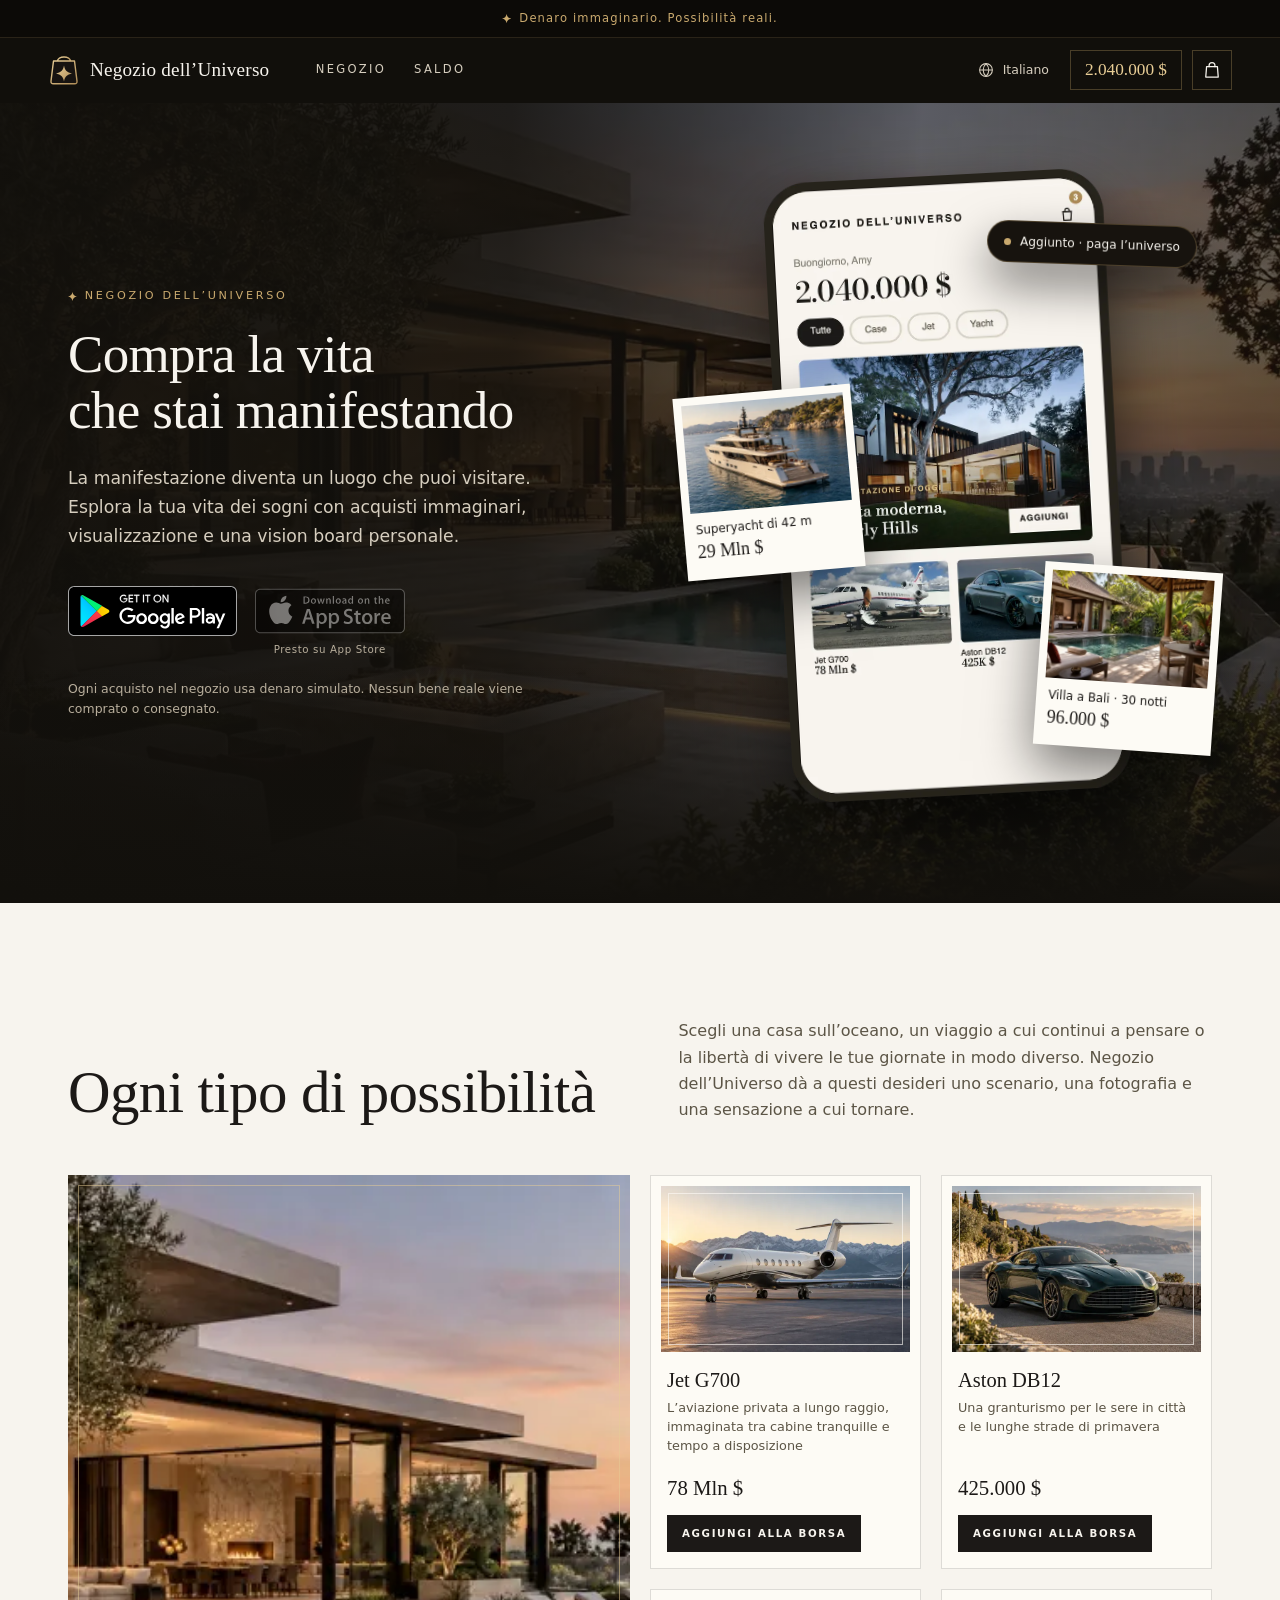
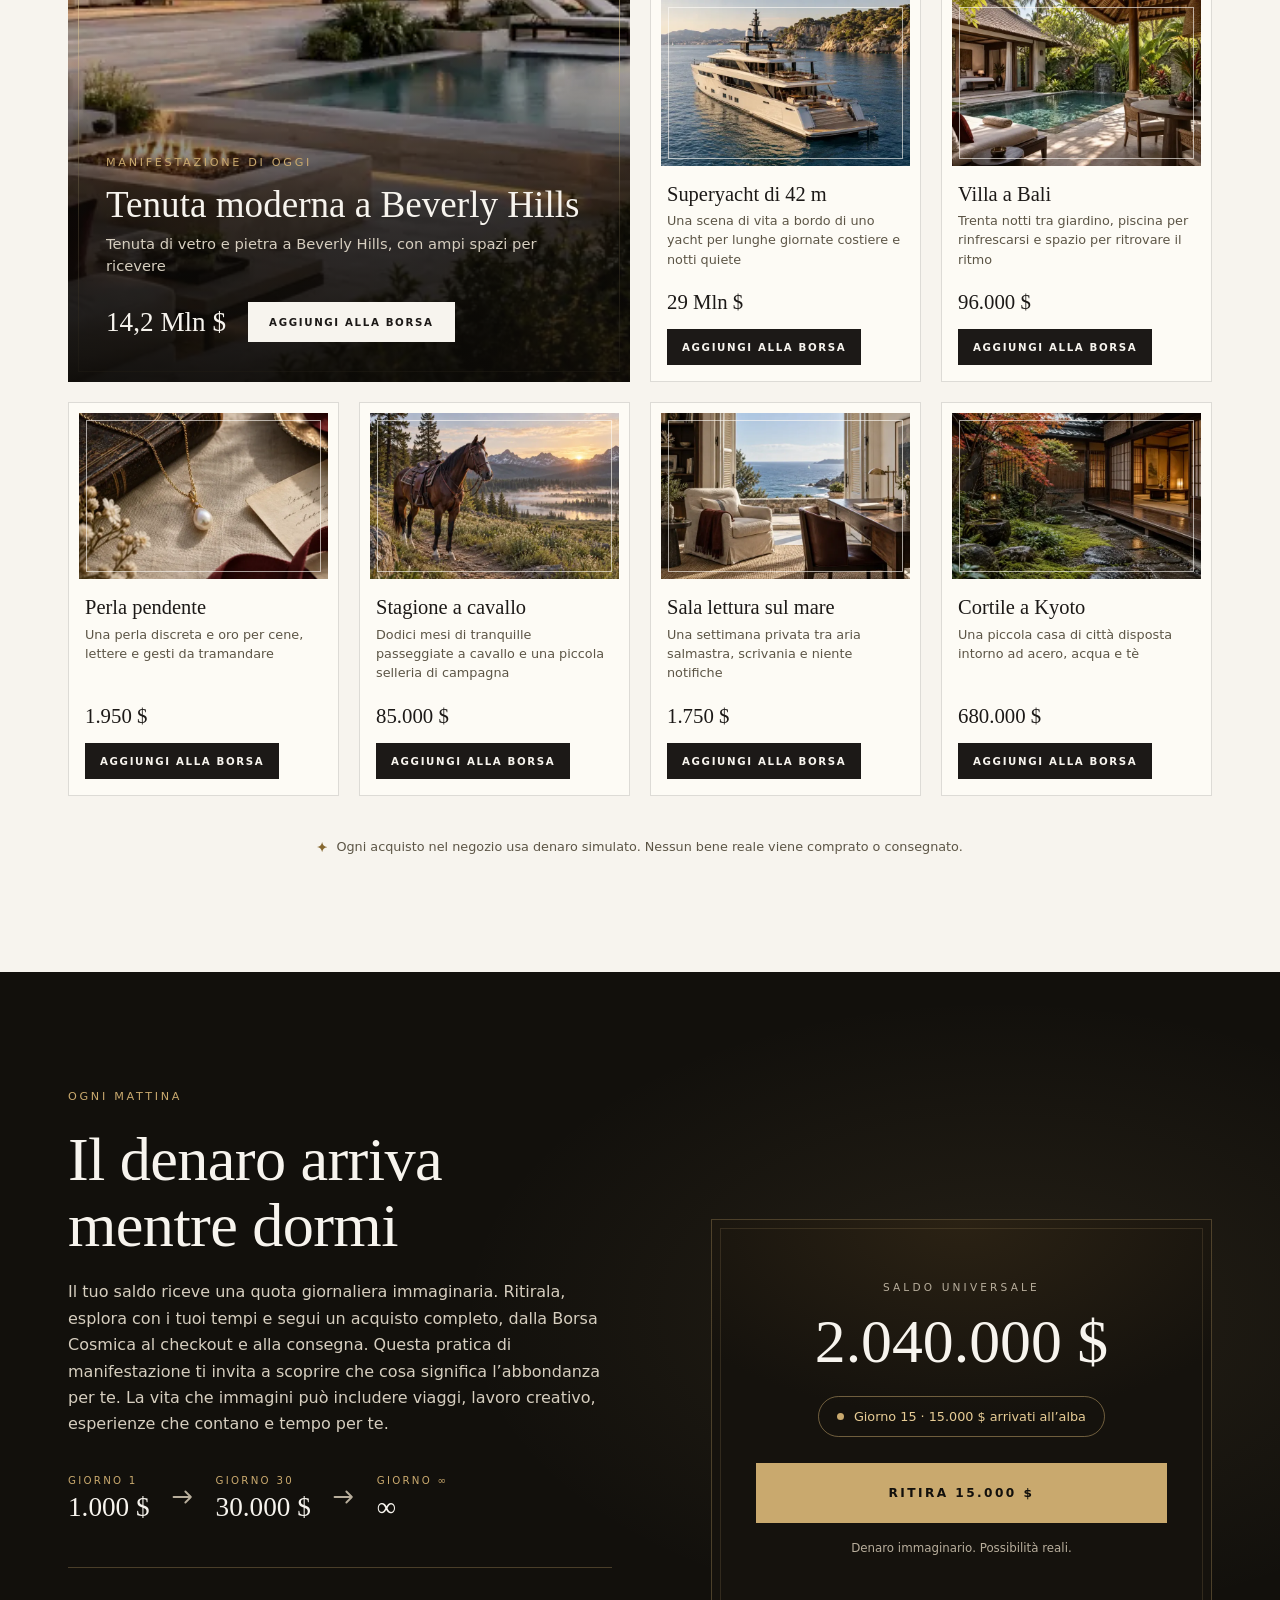
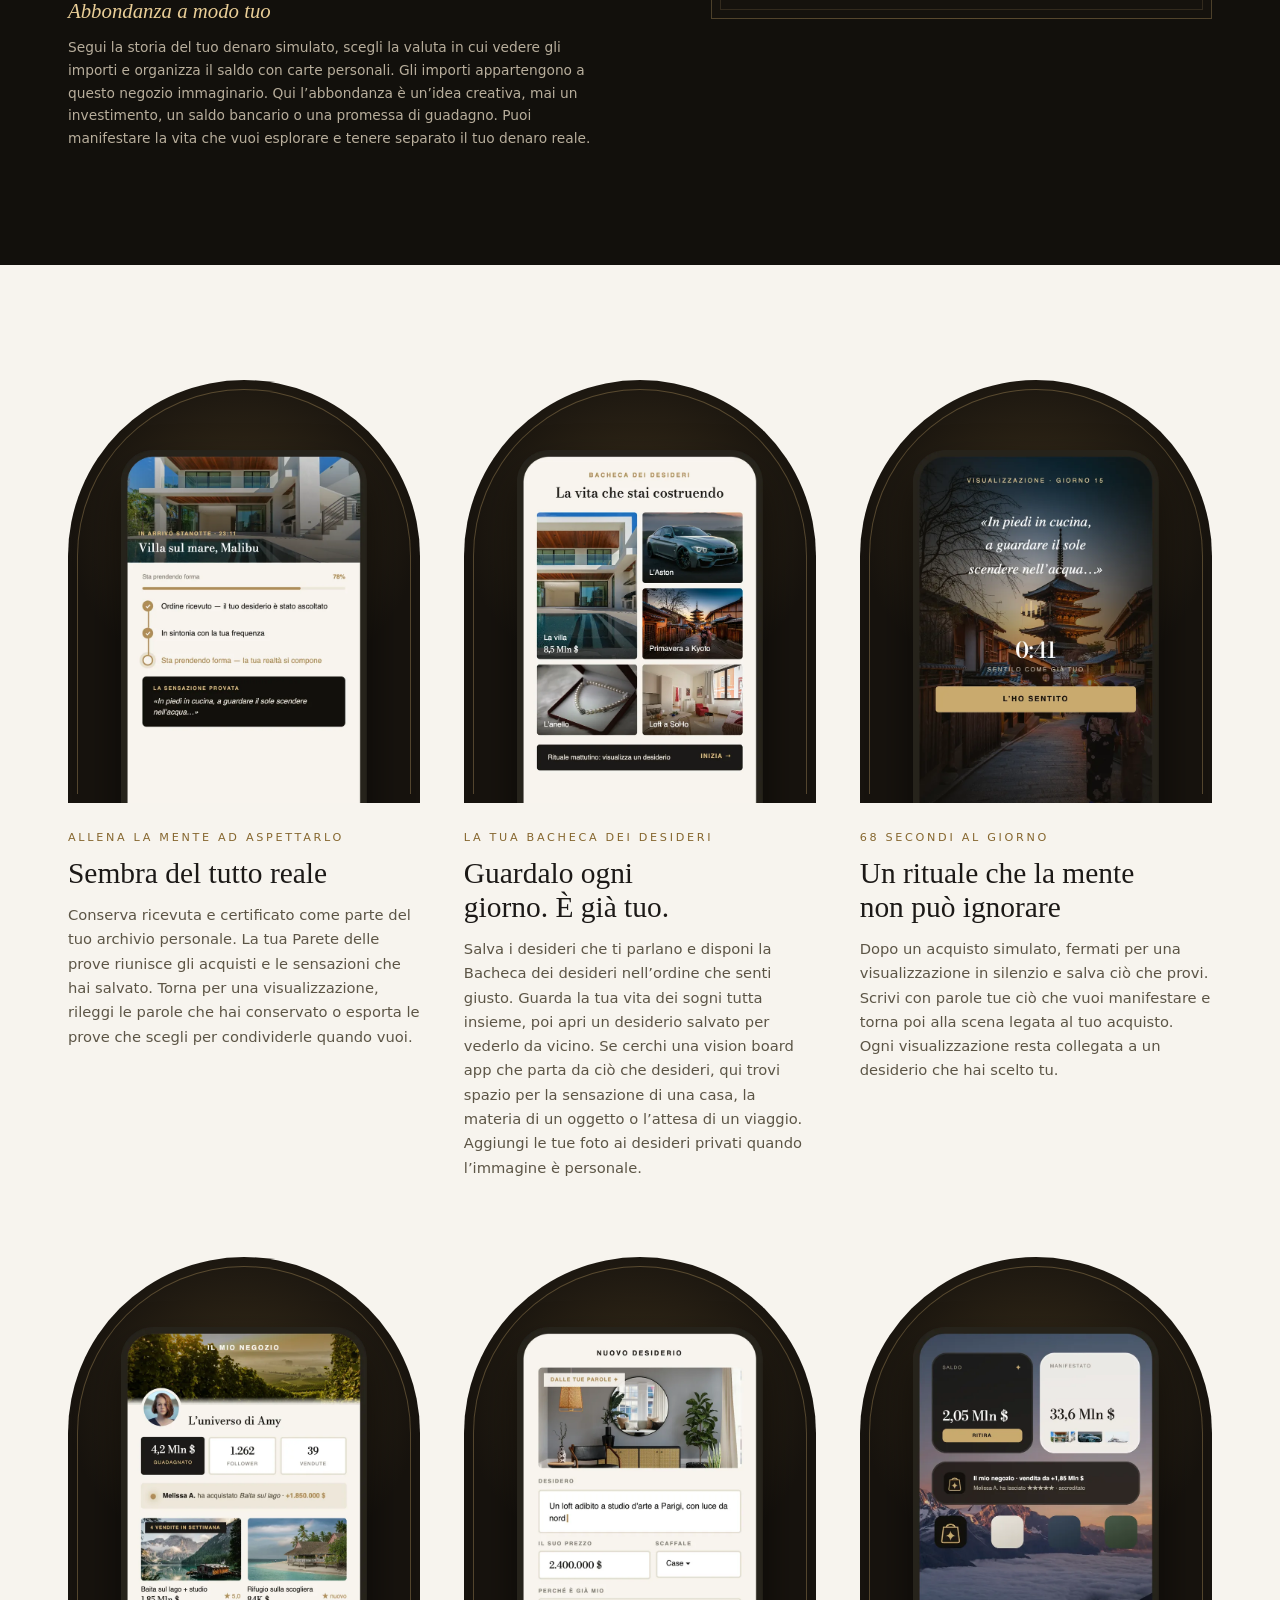
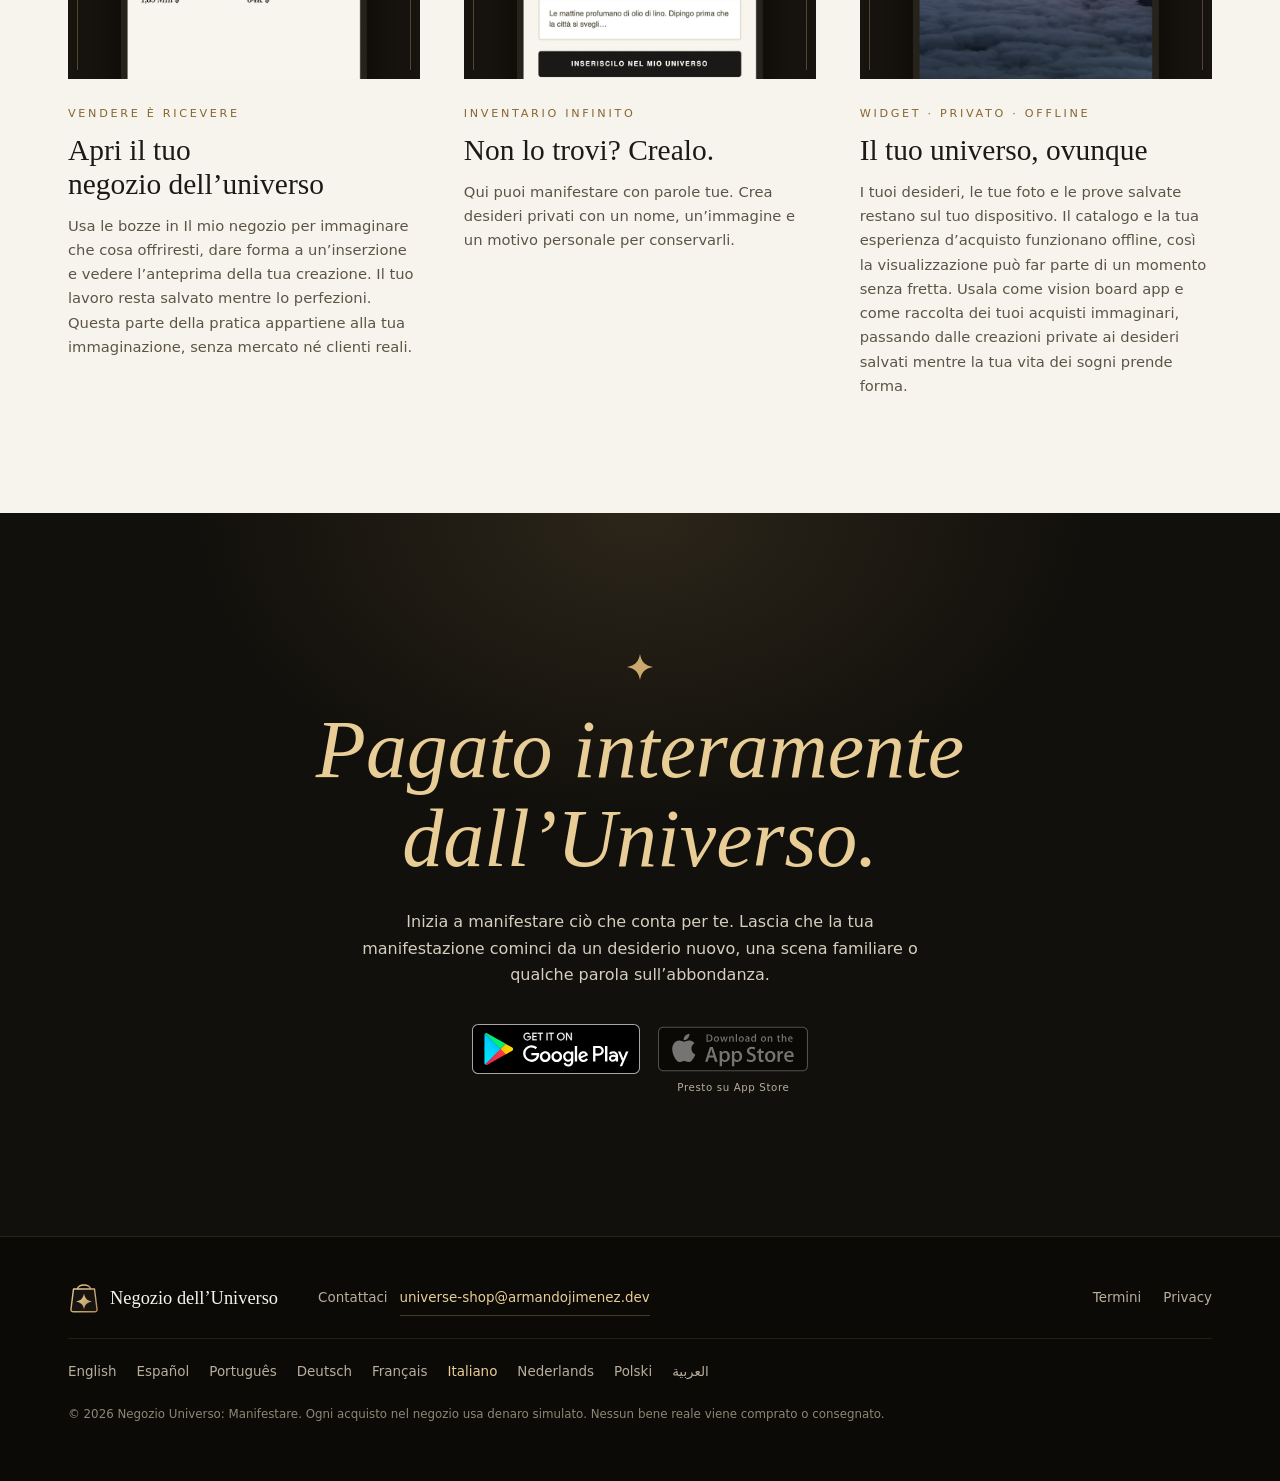
<file: it/index.html>
<!doctype html>
<html lang="it" dir="ltr" data-app-slug="universe-shop" data-langs="en,es,pt-BR,de,fr,it,nl,pl,ar">
<head>
  <meta charset="utf-8">
  <meta name="viewport" content="width=device-width, initial-scale=1">
  <title>Negozio Universo: Manifestare</title>
  <meta name="description" content="La manifestazione diventa un luogo che puoi visitare. Esplora la tua vita dei sogni con acquisti immaginari, visualizzazione e una vision board personale.">
  <link rel="canonical" href="https://armandojimenez.dev/universe-shop/it/">
  <link rel="alternate" hreflang="en" href="https://armandojimenez.dev/universe-shop/">
  <link rel="alternate" hreflang="es" href="https://armandojimenez.dev/universe-shop/es/">
  <link rel="alternate" hreflang="pt-BR" href="https://armandojimenez.dev/universe-shop/pt-br/">
  <link rel="alternate" hreflang="de" href="https://armandojimenez.dev/universe-shop/de/">
  <link rel="alternate" hreflang="fr" href="https://armandojimenez.dev/universe-shop/fr/">
  <link rel="alternate" hreflang="it" href="https://armandojimenez.dev/universe-shop/it/">
  <link rel="alternate" hreflang="nl" href="https://armandojimenez.dev/universe-shop/nl/">
  <link rel="alternate" hreflang="pl" href="https://armandojimenez.dev/universe-shop/pl/">
  <link rel="alternate" hreflang="ar" href="https://armandojimenez.dev/universe-shop/ar/">
  <link rel="alternate" hreflang="x-default" href="https://armandojimenez.dev/universe-shop/">
  <meta property="og:type" content="website">
  <meta property="og:site_name" content="Negozio dell’Universo">
  <meta property="og:title" content="Negozio Universo: Manifestare">
  <meta property="og:description" content="Manifestare con acquisti immaginari: la manifestazione della vita che sogni.">
  <meta property="og:url" content="https://armandojimenez.dev/universe-shop/it/">
  <meta property="og:locale" content="it_IT">
  <meta property="og:image" content="https://armandojimenez.dev/universe-shop/assets/og/it.jpg">
  <meta property="og:image:type" content="image/jpeg">
  <meta property="og:image:width" content="1024">
  <meta property="og:image:height" content="500">
  <meta property="og:image:alt" content="Compra la vita che stai manifestando">
  <meta name="twitter:card" content="summary_large_image">
  <meta name="twitter:title" content="Negozio Universo: Manifestare">
  <meta name="twitter:description" content="Manifestare con acquisti immaginari: la manifestazione della vita che sogni.">
  <meta name="twitter:image" content="https://armandojimenez.dev/universe-shop/assets/og/it.jpg">
  <meta name="theme-color" content="#12100C">
  <link rel="icon" href="../assets/favicon.svg" type="image/svg+xml">
  <link rel="icon" href="../assets/favicon.png" sizes="48x48" type="image/png">
  <link rel="apple-touch-icon" href="../assets/apple-touch-icon.png">
  <link rel="preload" href="../assets/fonts/BodoniModa.woff2" as="font" type="font/woff2" crossorigin>
  <link rel="preload" href="../assets/fonts/Sora.woff2" as="font" type="font/woff2" crossorigin>
  <link rel="preload" as="image" href="../assets/hero.webp" imagesrcset="../assets/hero-800.webp 800w, ../assets/hero.webp 1600w" imagesizes="100vw" fetchpriority="high">
  <link rel="stylesheet" href="../style.css?v=ee47885c96">
  <script type="application/ld+json">
{
  "@context": "https://schema.org",
  "@type": "MobileApplication",
  "name": "Negozio Universo: Manifestare",
  "alternateName": "Negozio dell’Universo",
  "description": "La manifestazione diventa un luogo che puoi visitare. Esplora la tua vita dei sogni con acquisti immaginari, visualizzazione e una vision board personale.",
  "url": "https://armandojimenez.dev/universe-shop/it/",
  "inLanguage": "it",
  "applicationCategory": "LifestyleApplication",
  "operatingSystem": "Android",
  "image": "https://armandojimenez.dev/universe-shop/assets/og/it.jpg",
  "downloadUrl": "https://play.google.com/store/apps/details?id=dev.armandojimenez.universeshop",
  "offers": {
    "@type": "Offer",
    "price": "0",
    "priceCurrency": "USD"
  }
}
  </script>
  <script>document.documentElement.classList.add('js');</script>
</head>
<body>
<a class="skip" href="#main">Vai al contenuto</a>
<p class="announce"><svg class="spark" viewBox="16 21.5 16 16" aria-hidden="true"><path d="M24 21.5C24.9 26.4 27.1 28.6 32 29.5 27.1 30.4 24.9 32.6 24 37.5 23.1 32.6 20.9 30.4 16 29.5 20.9 28.6 23.1 26.4 24 21.5Z"/></svg><span>Denaro immaginario. Possibilità reali.</span></p>
<header class="nav" data-nav>
  <a class="brand" href="#top" aria-label="Negozio dell’Universo"><svg class="mark" viewBox="8 10 32 32" aria-hidden="true"><defs><linearGradient id="mk" x1="0" y1="0" x2="1" y2="1"><stop offset="0" stop-color="#E8CD96"/><stop offset="1" stop-color="#B08D57"/></linearGradient></defs><path d="M17.5 17.5C17.5 11.5 30.5 11.5 30.5 17.5" fill="none" stroke="url(#mk)" stroke-width="1.6" stroke-linecap="round"/><path d="M13.5 17L34.5 17 37 37.2Q37.3 39.8 34.6 39.8L13.4 39.8Q10.7 39.8 11 37.2Z" fill="#171310" stroke="url(#mk)" stroke-width="1.4" stroke-linejoin="round"/><path d="M24 21.5C24.9 26.4 27.1 28.6 32 29.5 27.1 30.4 24.9 32.6 24 37.5 23.1 32.6 20.9 30.4 16 29.5 20.9 28.6 23.1 26.4 24 21.5Z" fill="url(#mk)"/></svg><span class="brand__name">Negozio dell’Universo</span></a>
  <nav class="nav__links">
    <a href="#shop">Negozio</a>
    <a href="#wallet">Saldo</a>
  </nav>
  <div class="nav__tools">
    <details class="lang">
      <summary aria-label="Lingua: Italiano"><svg viewBox="0 0 24 24" aria-hidden="true" fill="none" stroke="currentColor" stroke-width="1.4"><circle cx="12" cy="12" r="8.5"/><path d="M3.5 12h17M12 3.5c2.6 2.6 3.8 5.400 3.800 8.500s-1.200 5.900-3.800 8.500c-2.600-2.600-3.800-5.400-3.800-8.500s1.200-5.900 3.800-8.500z"/></svg><span>Italiano</span></summary>
      <div class="lang__menu">
        <a href="../" hreflang="en" lang="en">English</a>
        <a href="../es/" hreflang="es" lang="es">Español</a>
        <a href="../pt-br/" hreflang="pt-BR" lang="pt-BR">Português</a>
        <a href="../de/" hreflang="de" lang="de">Deutsch</a>
        <a href="../fr/" hreflang="fr" lang="fr">Français</a>
        <a href="../it/" hreflang="it" lang="it" aria-current="page">Italiano</a>
        <a href="../nl/" hreflang="nl" lang="nl">Nederlands</a>
        <a href="../pl/" hreflang="pl" lang="pl">Polski</a>
        <a href="../ar/" hreflang="ar" lang="ar">العربية</a>
      </div>
    </details>
    <a class="chip" href="#wallet" aria-label="Saldo dell’Universo: 2.040.000 $"><bdi data-balance>2.040.000 $</bdi></a>
    <button class="bagbtn" type="button" data-bag-open aria-label="La tua borsa"><svg viewBox="0 0 24 24" aria-hidden="true" fill="none" stroke="currentColor" stroke-width="1.5" stroke-linecap="round" stroke-linejoin="round"><path d="M8.5 8V6.5a3.5 3.5 0 0 1 7 0V8"/><path d="M5.5 8h13l1 12.5h-15z"/></svg><span class="bagbtn__count" data-bag-count hidden></span></button>
  </div>
</header>
<main id="main">
  <section class="hero" id="top">
    <img class="hero__bg" src="../assets/hero.webp" srcset="../assets/hero-800.webp 800w, ../assets/hero.webp 1600w" sizes="100vw" alt="" width="1600" height="1067" fetchpriority="high">
    <div class="hero__in wrap">
      <div class="hero__copy">
        <p class="kicker"><svg class="spark" viewBox="16 21.5 16 16" aria-hidden="true"><path d="M24 21.5C24.9 26.4 27.1 28.6 32 29.5 27.1 30.4 24.9 32.6 24 37.5 23.1 32.6 20.9 30.4 16 29.5 20.9 28.6 23.1 26.4 24 21.5Z"/></svg>NEGOZIO DELL’UNIVERSO</p>
        <h1 style="--fit:0.857">Compra la vita<br>che stai manifestando</h1>
        <p class="lede">La manifestazione diventa un luogo che puoi visitare. Esplora la tua vita dei sogni con acquisti immaginari, visualizzazione e una vision board personale.</p>
      </div>
      <div class="hero__stage">
        <span class="device"><img class="phone" src="../assets/screens/it/buy.webp" width="660" height="1203" alt="Negozio dell’Universo: Negozio" decoding="async"></span>
        <div class="pop pop--a" aria-hidden="true"><img src="../assets/shop/us-water-001.webp" width="720" height="480" alt="" decoding="async" fetchpriority="low"><span class="pop__name">Superyacht di 42 m</span><bdi class="pop__price">29&nbsp;Mln&nbsp;$</bdi></div>
        <div class="pop pop--b" aria-hidden="true"><img src="../assets/shop/us-voyage-004.webp" width="720" height="480" alt="" decoding="async" fetchpriority="low"><span class="pop__name">Villa a Bali · 30 notti</span><bdi class="pop__price">96.000&nbsp;$</bdi></div>
        <p class="pop pop--c" aria-hidden="true"><i></i>Aggiunto · paga l’universo</p>
      </div>
      <div class="hero__get">
        <div class="badges"><a class="store-badge" data-store="google" href="https://play.google.com/store/apps/details?id=dev.armandojimenez.universeshop" target="_blank" rel="noopener"><img src="../assets/google-play-badge.svg" alt="Disponibile su Google Play" width="168" height="50"></a><span class="store-badge store-badge--soon" data-store="apple" aria-disabled="true"><img src="../assets/app-store-badge.svg" alt="Presto su App Store" width="150" height="50"><span class="store-badge__soon-label">Presto su App Store</span></span></div>
        <p class="fine">Ogni acquisto nel negozio usa denaro simulato. Nessun bene reale viene comprato o consegnato.</p>
      </div>
    </div>
  </section>
  <section class="shelf" id="shop">
    <div class="wrap">
      <header class="shelf__head">
        <h2>Ogni tipo di possibilità</h2>
        <p>Scegli una casa sull’oceano, un viaggio a cui continui a pensare o la libertà di vivere le tue giornate in modo diverso. Negozio dell’Universo dà a questi desideri uno scenario, una fotografia e una sensazione a cui tornare.</p>
      </header>
      <div class="shelf__grid">
      <article class="piece piece--lead" data-id="us-home-002">
        <div class="piece__art"><img src="../assets/shop/us-home-002.webp" width="720" height="480" alt="Fotografia editoriale di fascia alta di una tenuta moderna a Beverly Hills, con pareti di vetro, pietra chiara, cortile curato e luce del crepuscolo, senza persone identificabili." loading="lazy" decoding="async"></div>
        <div class="piece__over">
          <p class="kicker">Manifestazione di oggi</p>
          <h3>Tenuta moderna a Beverly Hills</h3>
          <p class="piece__sub">Tenuta di vetro e pietra a Beverly Hills, con ampi spazi per ricevere</p>
          <div class="piece__row"><bdi class="price">14,2 Mln $</bdi><button class="add" type="button" data-add="us-home-002">Aggiungi alla borsa</button></div>
        </div>
      </article>
      <article class="piece" data-id="us-air-001">
        <div class="piece__art"><img src="../assets/shop/us-air-001.webp" width="720" height="480" alt="Jet privato bianco e blu navy, lungo, con dieci finestrini ovali, motori montati in coda e ali a freccia, su una pista alpina all’alba." loading="lazy" decoding="async"></div>
        <h3>Jet G700</h3>
        <p class="piece__sub">L’aviazione privata a lungo raggio, immaginata tra cabine tranquille e tempo a disposizione</p>
        <div class="piece__row"><bdi class="price">78 Mln $</bdi><button class="add" type="button" data-add="us-air-001">Aggiungi alla borsa</button></div>
      </article>
      <article class="piece" data-id="us-car-003">
        <div class="piece__art"><img src="../assets/shop/us-car-003.webp" width="720" height="480" alt="Fotografia editoriale realistica di una granturismo Aston Martin DB12 su una strada primaverile, vista frontale a tre quarti, senza persone né emblemi inventati." loading="lazy" decoding="async"></div>
        <h3>Aston DB12</h3>
        <p class="piece__sub">Una granturismo per le sere in città e le lunghe strade di primavera</p>
        <div class="piece__row"><bdi class="price">425.000 $</bdi><button class="add" type="button" data-add="us-car-003">Aggiungi alla borsa</button></div>
      </article>
      <article class="piece" data-id="us-water-001">
        <div class="piece__art"><img src="../assets/shop/us-water-001.webp" width="720" height="480" alt="Fotografia editoriale dall’alto e a livello dell’acqua di un superyacht di 42 metri in un tranquillo ancoraggio mediterraneo, ponte di poppa ombreggiato, imbarcazione realistica, senza persone." loading="lazy" decoding="async"></div>
        <h3>Superyacht di 42 m</h3>
        <p class="piece__sub">Una scena di vita a bordo di uno yacht per lunghe giornate costiere e notti quiete</p>
        <div class="piece__row"><bdi class="price">29 Mln $</bdi><button class="add" type="button" data-add="us-water-001">Aggiungi alla borsa</button></div>
      </article>
      <article class="piece" data-id="us-voyage-004">
        <div class="piece__art"><img src="../assets/shop/us-voyage-004.webp" width="720" height="480" alt="Fotografia editoriale lussureggiante di una villa con giardino a Bali, piccola piscina, piante tropicali e tavolo ombreggiato; luce naturale calda, senza persone." loading="lazy" decoding="async"></div>
        <h3>Villa a Bali</h3>
        <p class="piece__sub">Trenta notti tra giardino, piscina per rinfrescarsi e spazio per ritrovare il ritmo</p>
        <div class="piece__row"><bdi class="price">96.000 $</bdi><button class="add" type="button" data-add="us-voyage-004">Aggiungi alla borsa</button></div>
      </article>
      <article class="piece" data-id="us-jewel-004">
        <div class="piece__art"><img src="../assets/shop/us-jewel-004.webp" width="720" height="480" alt="Fotografia macro editoriale discreta di una sola perla pendente in una montatura sottile d’oro, su lino accanto a una nota scritta a mano; senza affermazioni su marchio o qualità." loading="lazy" decoding="async"></div>
        <h3>Perla pendente</h3>
        <p class="piece__sub">Una perla discreta e oro per cene, lettere e gesti da tramandare</p>
        <div class="piece__row"><bdi class="price">1.950 $</bdi><button class="add" type="button" data-add="us-jewel-004">Aggiungi alla borsa</button></div>
      </article>
      <article class="piece" data-id="us-art-004">
        <div class="piece__art"><img src="../assets/shop/us-art-004.webp" width="720" height="480" alt="Passeggiata a cavallo all’alba accanto a un prato e a una pineta, con cavallo tranquillo, finimenti in cuoio e nebbia leggera; tono editoriale documentaristico, senza identità del cavaliere né marchi." loading="lazy" decoding="async"></div>
        <h3>Stagione a cavallo</h3>
        <p class="piece__sub">Dodici mesi di tranquille passeggiate a cavallo e una piccola selleria di campagna</p>
        <div class="piece__row"><bdi class="price">85.000 $</bdi><button class="add" type="button" data-add="us-art-004">Aggiungi alla borsa</button></div>
      </article>
      <article class="piece" data-id="us-wellness-003">
        <div class="piece__art"><img src="../assets/shop/us-wellness-003.webp" width="720" height="480" alt="Sala lettura minimale affacciata sul mare, con persiane aperte, sedia in lino, scrivania, un libro e orizzonte visibile; luce naturale costiera, senza testo leggibile." loading="lazy" decoding="async"></div>
        <h3>Sala lettura sul mare</h3>
        <p class="piece__sub">Una settimana privata tra aria salmastra, scrivania e niente notifiche</p>
        <div class="piece__row"><bdi class="price">1.750 $</bdi><button class="add" type="button" data-add="us-wellness-003">Aggiungi alla borsa</button></div>
      </article>
      <article class="piece" data-id="us-home-006">
        <div class="piece__art"><img src="../assets/shop/us-home-006.webp" width="720" height="480" alt="Fotografia editoriale tranquilla di una casa a cortile a Kyoto, schermi di legno, muschio, acero e pietra scurita dalla pioggia, luce calda all’interno, senza persone." loading="lazy" decoding="async"></div>
        <h3>Cortile a Kyoto</h3>
        <p class="piece__sub">Una piccola casa di città disposta intorno ad acero, acqua e tè</p>
        <div class="piece__row"><bdi class="price">680.000 $</bdi><button class="add" type="button" data-add="us-home-006">Aggiungi alla borsa</button></div>
      </article>
      </div>
      <p class="shelf__note"><svg class="spark" viewBox="16 21.5 16 16" aria-hidden="true"><path d="M24 21.5C24.9 26.4 27.1 28.6 32 29.5 27.1 30.4 24.9 32.6 24 37.5 23.1 32.6 20.9 30.4 16 29.5 20.9 28.6 23.1 26.4 24 21.5Z"/></svg><span>Ogni acquisto nel negozio usa denaro simulato. Nessun bene reale viene comprato o consegnato.</span></p>
    </div>
  </section>
  <section class="wallet" id="wallet">
    <div class="wrap wallet__in">
      <div class="wallet__copy">
        <p class="kicker">OGNI MATTINA</p>
        <h2 style="--fit:0.938">Il denaro arriva<br>mentre dormi</h2>
        <p>Il tuo saldo riceve una quota giornaliera immaginaria. Ritirala, esplora con i tuoi tempi e segui un acquisto completo, dalla Borsa Cosmica al checkout e alla consegna. Questa pratica di manifestazione ti invita a scoprire che cosa significa l’abbondanza per te. La vita che immagini può includere viaggi, lavoro creativo, esperienze che contano e tempo per te.</p>
        <ol class="steps"><li><span>GIORNO 1</span><bdi>1.000&nbsp;$</bdi></li><li class="steps__to"><svg class="arrow" viewBox="0 0 14 10" aria-hidden="true" fill="none" stroke="currentColor" stroke-width="1.2" stroke-linecap="round" stroke-linejoin="round"><path d="M1 5h11M8.500 1.500 12 5 8.500 8.500"/></svg></li><li><span>GIORNO 30</span><bdi>30.000&nbsp;$</bdi></li><li class="steps__to"><svg class="arrow" viewBox="0 0 14 10" aria-hidden="true" fill="none" stroke="currentColor" stroke-width="1.2" stroke-linecap="round" stroke-linejoin="round"><path d="M1 5h11M8.500 1.500 12 5 8.500 8.500"/></svg></li><li><span>GIORNO ∞</span><bdi>∞</bdi></li></ol>
      </div>
      <div class="till">
        <p class="till__label">SALDO UNIVERSALE</p>
        <p class="till__amount"><bdi data-balance>2.040.000 $</bdi></p>
        <p class="till__note" data-claim-note aria-live="polite"><i></i><span>Giorno 15 · 15.000&nbsp;$ arrivati all’alba</span></p>
        <button class="till__claim" type="button" data-claim>Ritira 15.000 $</button>
        <p class="till__sim">Denaro immaginario. Possibilità reali.</p>
      </div>
      <aside class="wallet__terms">
        <h3>Abbondanza a modo tuo</h3>
        <p>Segui la storia del tuo denaro simulato, scegli la valuta in cui vedere gli importi e organizza il saldo con carte personali. Gli importi appartengono a questo negozio immaginario. Qui l’abbondanza è un’idea creativa, mai un investimento, un saldo bancario o una promessa di guadagno. Puoi manifestare la vita che vuoi esplorare e tenere separato il tuo denaro reale.</p>
      </aside>
    </div>
  </section>
  <section class="windows" id="app">
    <div class="wrap windows__grid">
      <article class="window">
        <div class="window__niche"><span class="device"><img class="phone" src="../assets/screens/it/real.webp" width="660" height="1188" alt="Negozio dell’Universo: Il tuo Patrimonio" loading="lazy" decoding="async"></span></div>
        <p class="kicker">ALLENA LA MENTE AD ASPETTARLO</p>
        <h2>Sembra del tutto reale</h2>
        <p>Conserva ricevuta e certificato come parte del tuo archivio personale. La tua Parete delle prove riunisce gli acquisti e le sensazioni che hai salvato. Torna per una visualizzazione, rileggi le parole che hai conservato o esporta le prove che scegli per condividerle quando vuoi.</p>
      </article>
      <article class="window">
        <div class="window__niche"><span class="device"><img class="phone" src="../assets/screens/it/board.webp" width="660" height="1203" alt="Negozio dell’Universo: BACHECA DEI DESIDERI" loading="lazy" decoding="async"></span></div>
        <p class="kicker">LA TUA BACHECA DEI DESIDERI</p>
        <h2>Guardalo ogni giorno. È già tuo.</h2>
        <p>Salva i desideri che ti parlano e disponi la Bacheca dei desideri nell’ordine che senti giusto. Guarda la tua vita dei sogni tutta insieme, poi apri un desiderio salvato per vederlo da vicino. Se cerchi una vision board app che parta da ciò che desideri, qui trovi spazio per la sensazione di una casa, la materia di un oggetto o l’attesa di un viaggio. Aggiungi le tue foto ai desideri privati quando l’immagine è personale.</p>
      </article>
      <article class="window">
        <div class="window__niche"><span class="device"><img class="phone" src="../assets/screens/it/ritual.webp" width="660" height="1125" alt="Negozio dell’Universo: SENTILO REALE" loading="lazy" decoding="async"></span></div>
        <p class="kicker">68 SECONDI AL GIORNO</p>
        <h2>Un rituale che la mente non può ignorare</h2>
        <p>Dopo un acquisto simulato, fermati per una visualizzazione in silenzio e salva ciò che provi. Scrivi con parole tue ciò che vuoi manifestare e torna poi alla scena legata al tuo acquisto. Ogni visualizzazione resta collegata a un desiderio che hai scelto tu.</p>
      </article>
      <article class="window">
        <div class="window__niche"><span class="device"><img class="phone" src="../assets/screens/it/store.webp" width="660" height="1172" alt="Negozio dell’Universo: Il mio negozio" loading="lazy" decoding="async"></span></div>
        <p class="kicker">VENDERE È RICEVERE</p>
        <h2>Apri il tuo negozio dell’universo</h2>
        <p>Usa le bozze in Il mio negozio per immaginare che cosa offriresti, dare forma a un’inserzione e vedere l’anteprima della tua creazione. Il tuo lavoro resta salvato mentre lo perfezioni. Questa parte della pratica appartiene alla tua immaginazione, senza mercato né clienti reali.</p>
      </article>
      <article class="window">
        <div class="window__niche"><span class="device"><img class="phone" src="../assets/screens/it/create.webp" width="660" height="1172" alt="Negozio dell’Universo: NUOVO DESIDERIO" loading="lazy" decoding="async"></span></div>
        <p class="kicker">INVENTARIO INFINITO</p>
        <h2>Non lo trovi? Crealo.</h2>
        <p>Qui puoi manifestare con parole tue. Crea desideri privati con un nome, un’immagine e un motivo personale per conservarli.</p>
      </article>
      <article class="window">
        <div class="window__niche"><span class="device"><img class="phone" src="../assets/screens/it/everywhere.webp" width="660" height="1203" alt="Negozio dell’Universo: Il tuo universo, a colpo d’occhio" loading="lazy" decoding="async"></span></div>
        <p class="kicker">WIDGET · PRIVATO · OFFLINE</p>
        <h2>Il tuo universo, ovunque</h2>
        <p>I tuoi desideri, le tue foto e le prove salvate restano sul tuo dispositivo. Il catalogo e la tua esperienza d’acquisto funzionano offline, così la visualizzazione può far parte di un momento senza fretta. Usala come vision board app e come raccolta dei tuoi acquisti immaginari, passando dalle creazioni private ai desideri salvati mentre la tua vita dei sogni prende forma.</p>
      </article>
    </div>
  </section>
  <section class="closing" id="get">
    <div class="wrap">
      <svg class="spark" viewBox="16 21.5 16 16" aria-hidden="true"><path d="M24 21.5C24.9 26.4 27.1 28.6 32 29.5 27.1 30.4 24.9 32.6 24 37.5 23.1 32.6 20.9 30.4 16 29.5 20.9 28.6 23.1 26.4 24 21.5Z"/></svg>
      <h2>Pagato interamente dall’Universo.</h2>
      <p>Inizia a manifestare ciò che conta per te. Lascia che la tua manifestazione cominci da un desiderio nuovo, una scena familiare o qualche parola sull’abbondanza.</p>
      <div class="badges"><a class="store-badge" data-store="google" href="https://play.google.com/store/apps/details?id=dev.armandojimenez.universeshop" target="_blank" rel="noopener"><img src="../assets/google-play-badge.svg" alt="Disponibile su Google Play" width="168" height="50"></a><span class="store-badge store-badge--soon" data-store="apple" aria-disabled="true"><img src="../assets/app-store-badge.svg" alt="Presto su App Store" width="150" height="50"><span class="store-badge__soon-label">Presto su App Store</span></span></div>
    </div>
  </section>
</main>
<footer class="foot">
  <div class="wrap foot__in">
    <div class="foot__brand"><svg class="mark" viewBox="8 10 32 32" aria-hidden="true"><defs><linearGradient id="mk" x1="0" y1="0" x2="1" y2="1"><stop offset="0" stop-color="#E8CD96"/><stop offset="1" stop-color="#B08D57"/></linearGradient></defs><path d="M17.5 17.5C17.5 11.5 30.5 11.5 30.5 17.5" fill="none" stroke="url(#mk)" stroke-width="1.6" stroke-linecap="round"/><path d="M13.5 17L34.5 17 37 37.2Q37.3 39.8 34.6 39.8L13.4 39.8Q10.7 39.8 11 37.2Z" fill="#171310" stroke="url(#mk)" stroke-width="1.4" stroke-linejoin="round"/><path d="M24 21.5C24.9 26.4 27.1 28.6 32 29.5 27.1 30.4 24.9 32.6 24 37.5 23.1 32.6 20.9 30.4 16 29.5 20.9 28.6 23.1 26.4 24 21.5Z" fill="url(#mk)"/></svg><span>Negozio dell’Universo</span></div>
    <div class="foot__contact">
      <span>Contattaci</span>
      <button type="button" data-copy-email="universe-shop@armandojimenez.dev" aria-label="Copia indirizzo email: universe-shop@armandojimenez.dev">universe-shop@armandojimenez.dev</button>
    </div>
    <nav class="foot__links">
      <a href="https://armandojimenez.dev/apps/universe-shop/terms.html?lang=it">Termini</a>
      <a href="https://armandojimenez.dev/apps/universe-shop/privacy-policy.html?lang=it">Privacy</a>
    </nav>
    <nav class="foot__langs" aria-label="Lingua">
      <a href="../" hreflang="en" lang="en">English</a>
      <a href="../es/" hreflang="es" lang="es">Español</a>
      <a href="../pt-br/" hreflang="pt-BR" lang="pt-BR">Português</a>
      <a href="../de/" hreflang="de" lang="de">Deutsch</a>
      <a href="../fr/" hreflang="fr" lang="fr">Français</a>
      <a href="../it/" hreflang="it" lang="it" aria-current="page">Italiano</a>
      <a href="../nl/" hreflang="nl" lang="nl">Nederlands</a>
      <a href="../pl/" hreflang="pl" lang="pl">Polski</a>
      <a href="../ar/" hreflang="ar" lang="ar">العربية</a>
    </nav>
    <p class="foot__legal">© 2026 Negozio Universo: Manifestare. Ogni acquisto nel negozio usa denaro simulato. Nessun bene reale viene comprato o consegnato.</p>
  </div>
</footer>
<dialog class="bag" id="bag" aria-labelledby="bag-title">
  <button class="bag__close" type="button" data-bag-close aria-label="Chiudi"><svg viewBox="0 0 24 24" aria-hidden="true" fill="none" stroke="currentColor" stroke-width="1.5" stroke-linecap="round"><path d="M6 6l12 12M18 6 6 18"/></svg></button>
  <div class="bag__view" data-view="bag">
    <h2 id="bag-title">La tua borsa</h2>
    <div class="bag__empty" data-empty>
      <p class="bag__emptytitle">Qui non c’è ancora nulla.</p>
      <p>Cosa desideri? L’inventario è infinito e ogni cosa è disponibile.</p>
      <button class="btn" type="button" data-bag-start>COMINCIA A DESIDERARE</button>
    </div>
    <div data-full hidden>
      <ul class="bag__items" data-items></ul>
      <dl class="bag__sums">
        <div><dt>Totale</dt><dd><bdi data-total></bdi></dd></div>
        <div><dt>Saldo dell’Universo</dt><dd><bdi data-available></bdi></dd></div>
        <div data-provision-row hidden><dt>Coperto dall’Universo</dt><dd><bdi data-provision></bdi></dd></div>
      </dl>
      <p class="bag__help" data-provision-help hidden>La differenza è coperta con denaro immaginario. Non viene effettuato alcun pagamento reale.</p>
      <button class="btn btn--gold" type="button" data-place></button>
      <p class="bag__fine">Evaso dall’Universo · Nessun reso necessario</p>
    </div>
  </div>
  <div class="bag__view" data-view="certificate" hidden>
    <p class="cert__placed"><svg class="spark" viewBox="16 21.5 16 16" aria-hidden="true"><path d="M24 21.5C24.9 26.4 27.1 28.6 32 29.5 27.1 30.4 24.9 32.6 24 37.5 23.1 32.6 20.9 30.4 16 29.5 20.9 28.6 23.1 26.4 24 21.5Z"/></svg>Ordine inviato</p>
    <div class="cert" tabindex="-1" data-cert>
      <p class="cert__heading">PROVA DI PROPRIETÀ</p>
      <h2 class="cert__title">Certificato di<br>proprietà</h2>
      <p>Si certifica che</p>
      <p class="cert__owner">Tu</p>
      <p>hai la legittima proprietà di</p>
      <p class="cert__items" data-cert-items></p>
      <p>in questa linea temporale e in tutte le altre.</p>
      <p class="cert__date">Fatto tuo al presente il <time data-cert-date></time></p>
      <p class="cert__seal"><svg class="mark" viewBox="8 10 32 32" aria-hidden="true"><defs><linearGradient id="mk" x1="0" y1="0" x2="1" y2="1"><stop offset="0" stop-color="#E8CD96"/><stop offset="1" stop-color="#B08D57"/></linearGradient></defs><path d="M17.5 17.5C17.5 11.5 30.5 11.5 30.5 17.5" fill="none" stroke="url(#mk)" stroke-width="1.6" stroke-linecap="round"/><path d="M13.5 17L34.5 17 37 37.2Q37.3 39.8 34.6 39.8L13.4 39.8Q10.7 39.8 11 37.2Z" fill="#171310" stroke="url(#mk)" stroke-width="1.4" stroke-linejoin="round"/><path d="M24 21.5C24.9 26.4 27.1 28.6 32 29.5 27.1 30.4 24.9 32.6 24 37.5 23.1 32.6 20.9 30.4 16 29.5 20.9 28.6 23.1 26.4 24 21.5Z" fill="url(#mk)"/></svg><span>SIGILLATO</span></p>
    </div>
    <blockquote class="cert__say" data-cert-say></blockquote>
    <p class="cert__paid">Pagato interamente dall’Universo.</p>
    <div class="cert__get"><a class="store-badge" data-store="google" href="https://play.google.com/store/apps/details?id=dev.armandojimenez.universeshop" target="_blank" rel="noopener"><img src="../assets/google-play-badge.svg" alt="Disponibile su Google Play" width="168" height="50"></a></div>
    <button class="btn btn--line" type="button" data-bag-start>CONTINUA GLI ACQUISTI</button>
  </div>
</dialog>
<p class="toast" role="status" aria-live="polite" data-toast></p>
<div class="snackbar" role="status" aria-live="polite"></div>
<script>window.LANDING_STRINGS = {"copied":"Indirizzo email copiato."}; window.SHOP = {"lang":"it","money":{"pre":"","group":".","post":" $"},"balance":2040000,"claim":{"day":15,"amount":15000},"items":{"us-home-002":{"title":"Tenuta moderna a Beverly Hills","short":"Tenuta moderna","usd":14200000,"say":"La mia casa lascia respirare ogni incontro.","img":"../assets/shop/us-home-002.webp"},"us-air-001":{"title":"Jet privato G700","short":"Jet G700","usd":78000000,"say":"Attraverso le distanze con calma, chiarezza e tempo ancora nelle mie mani.","img":"../assets/shop/us-air-001.webp"},"us-car-003":{"title":"Aston DB12","short":"Aston DB12","usd":425000,"say":"Lascio che la strada più lunga diventi parte della meta.","img":"../assets/shop/us-car-003.webp"},"us-water-001":{"title":"Superyacht di 42 m","short":"Superyacht di 42 m","usd":29000000,"say":"Mi muovo con l’acqua e scelgo l’orizzonte con dolcezza.","img":"../assets/shop/us-water-001.webp"},"us-voyage-004":{"title":"Un mese in una villa a Bali","short":"Villa a Bali","usd":96000,"say":"Costruisco una vita che lascia spazio alla concentrazione e alla meraviglia.","img":"../assets/shop/us-voyage-004.webp"},"us-jewel-004":{"title":"Gioiello con perla pendente da tramandare","short":"Perla pendente","usd":1950,"say":"Lascio che gli oggetti belli passino di mano in mano con amore.","img":"../assets/shop/us-jewel-004.webp"},"us-art-004":{"title":"La stagione a cavallo all’alba","short":"Stagione a cavallo","usd":85000,"say":"Attraverso il mondo con pazienza, fiducia e il ritmo regolare di un animale.","img":"../assets/shop/us-art-004.webp"},"us-wellness-003":{"title":"La sala lettura sul mare","short":"Sala lettura sul mare","usd":1750,"say":"Il mare mi offre spazio per leggere, respirare e ritrovare me.","img":"../assets/shop/us-wellness-003.webp"},"us-home-006":{"title":"Casa con cortile a Kyoto","short":"Cortile a Kyoto","usd":680000,"say":"Noto la bellezza nel ritmo di una giornata ordinaria.","img":"../assets/shop/us-home-006.webp"}},"t":{"add":"Aggiungi alla borsa","view":"VISUALIZZA LA BORSA","added":"Aggiunto · paga l’universo","remove":"Rimuovi {title}","place":"INVIA ORDINE · {amount}","received":"Hai ricevuto {amount}. Ora è tuo.","claimed":"Giorno 15 · quota ritirata"}};</script>
<script src="../behavior.js?v=ee47885c96"></script>
<script src="../shop.js?v=ee47885c96" defer></script>
</body>
</html>
</file>
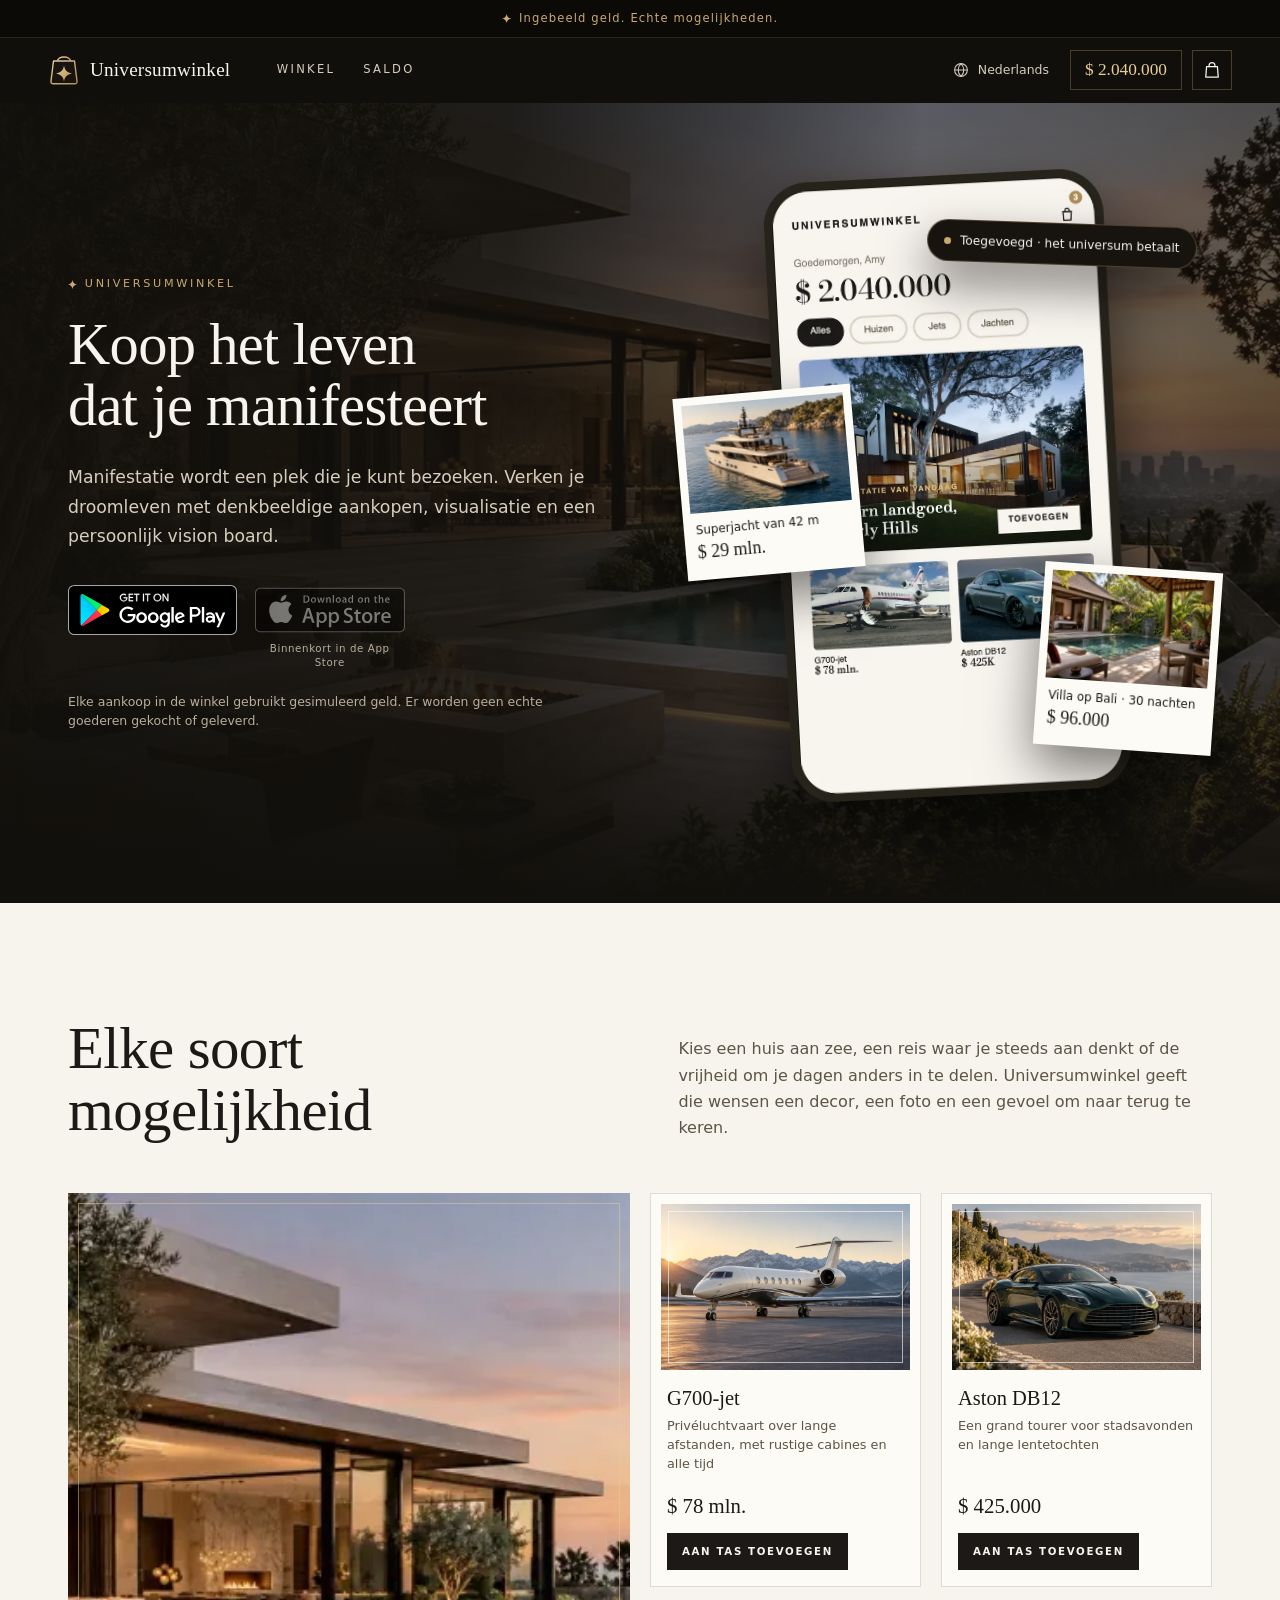
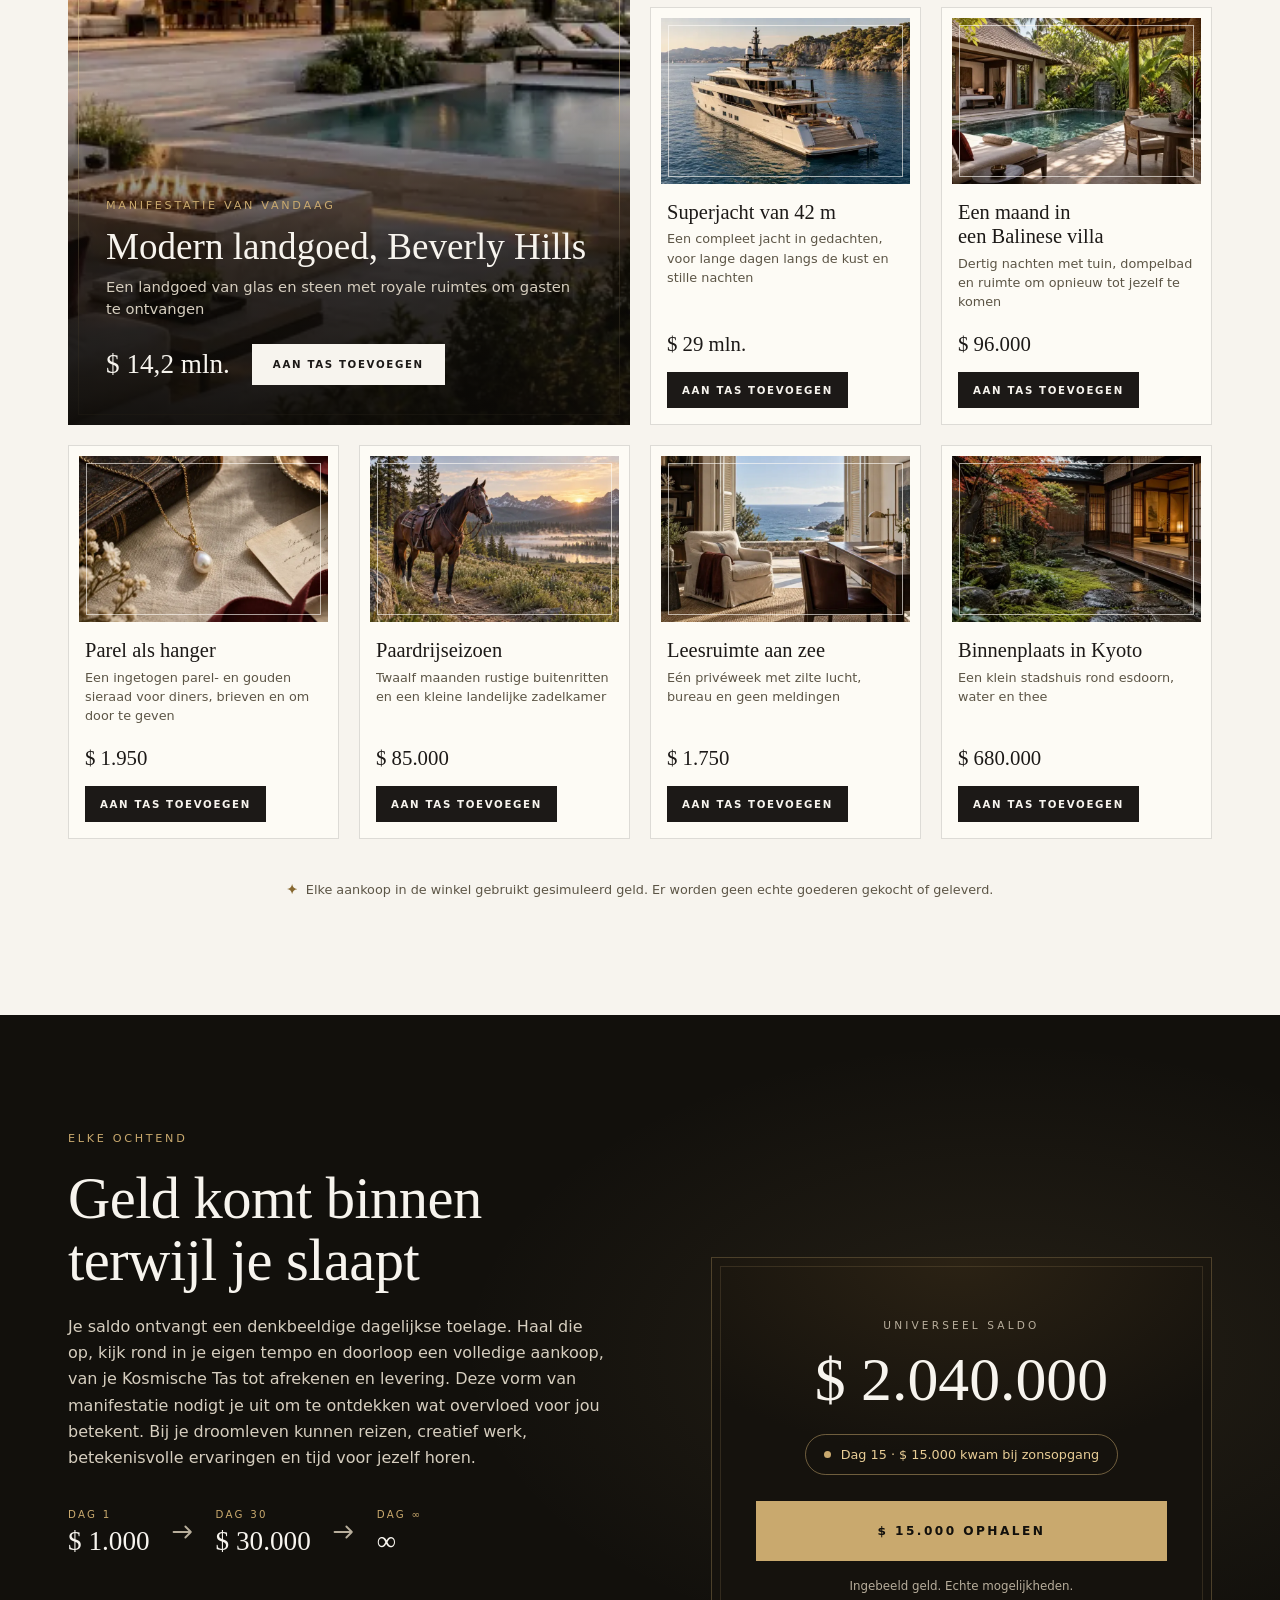
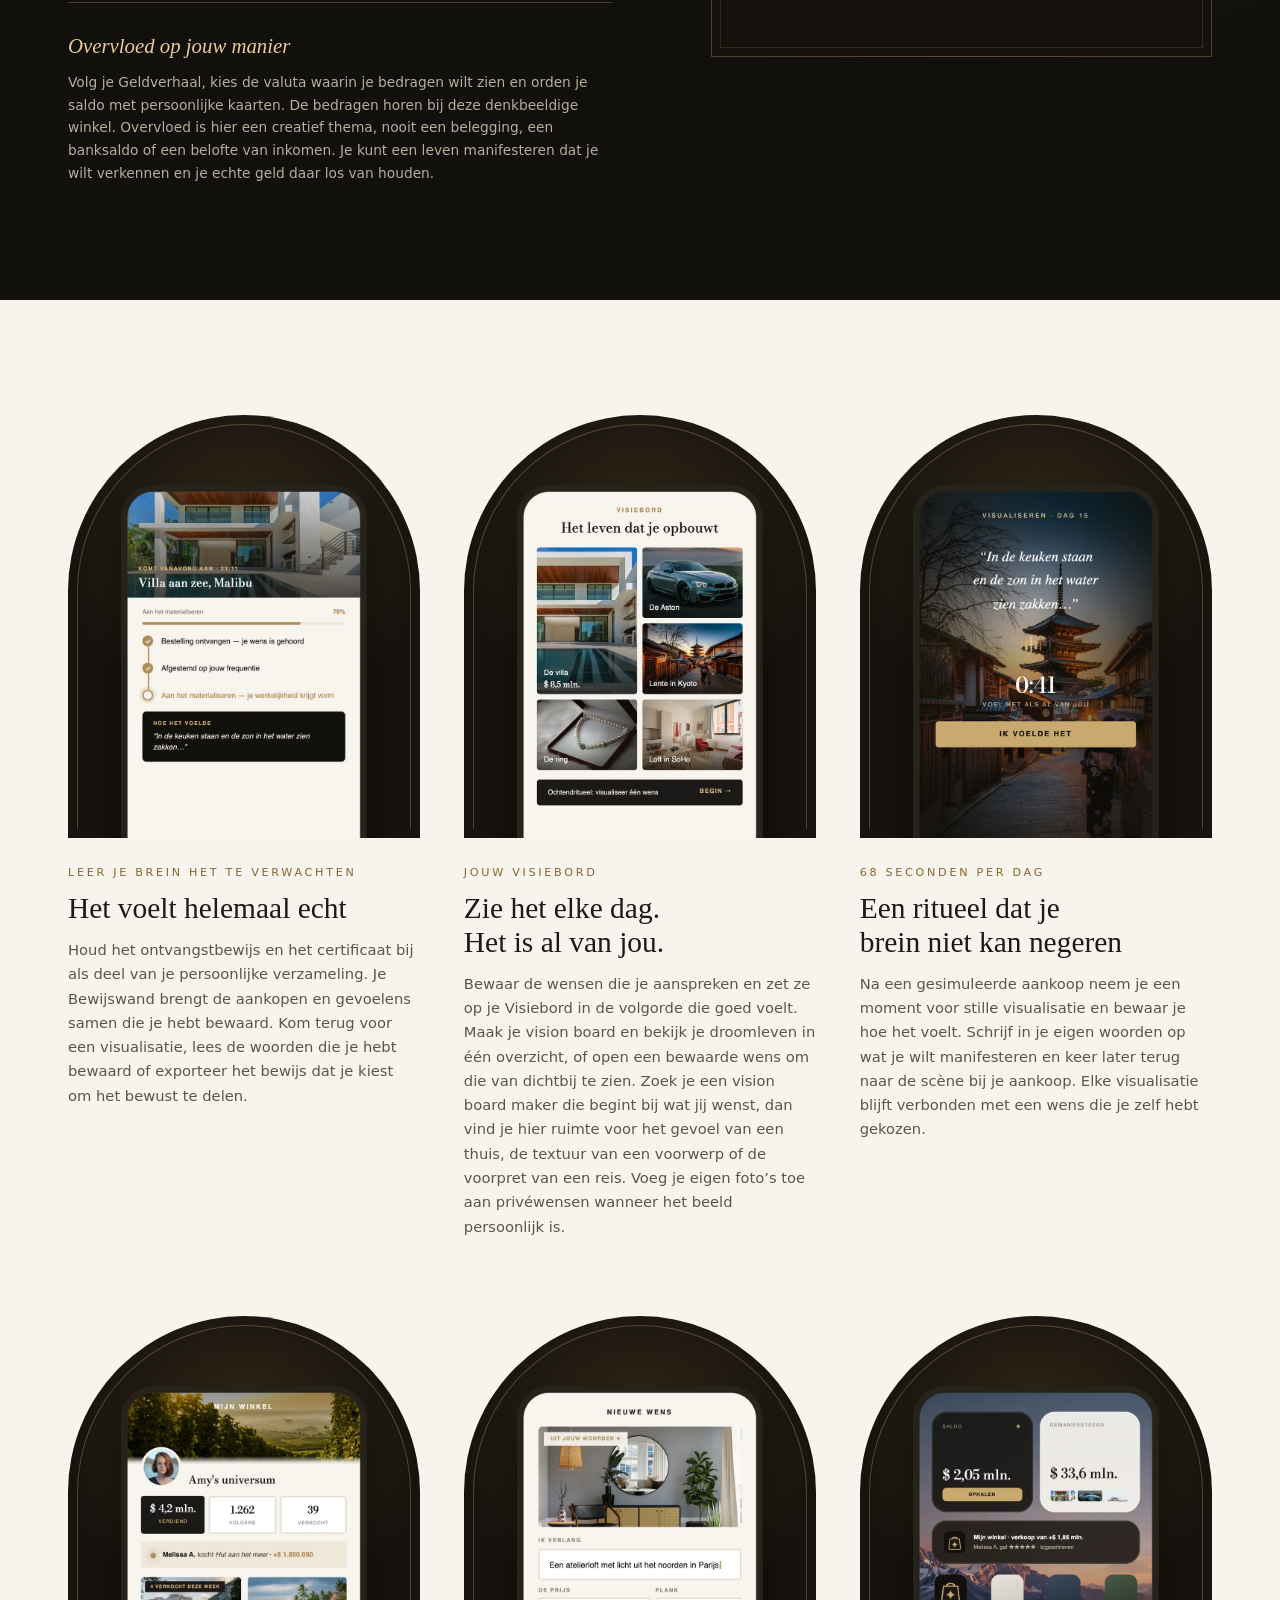
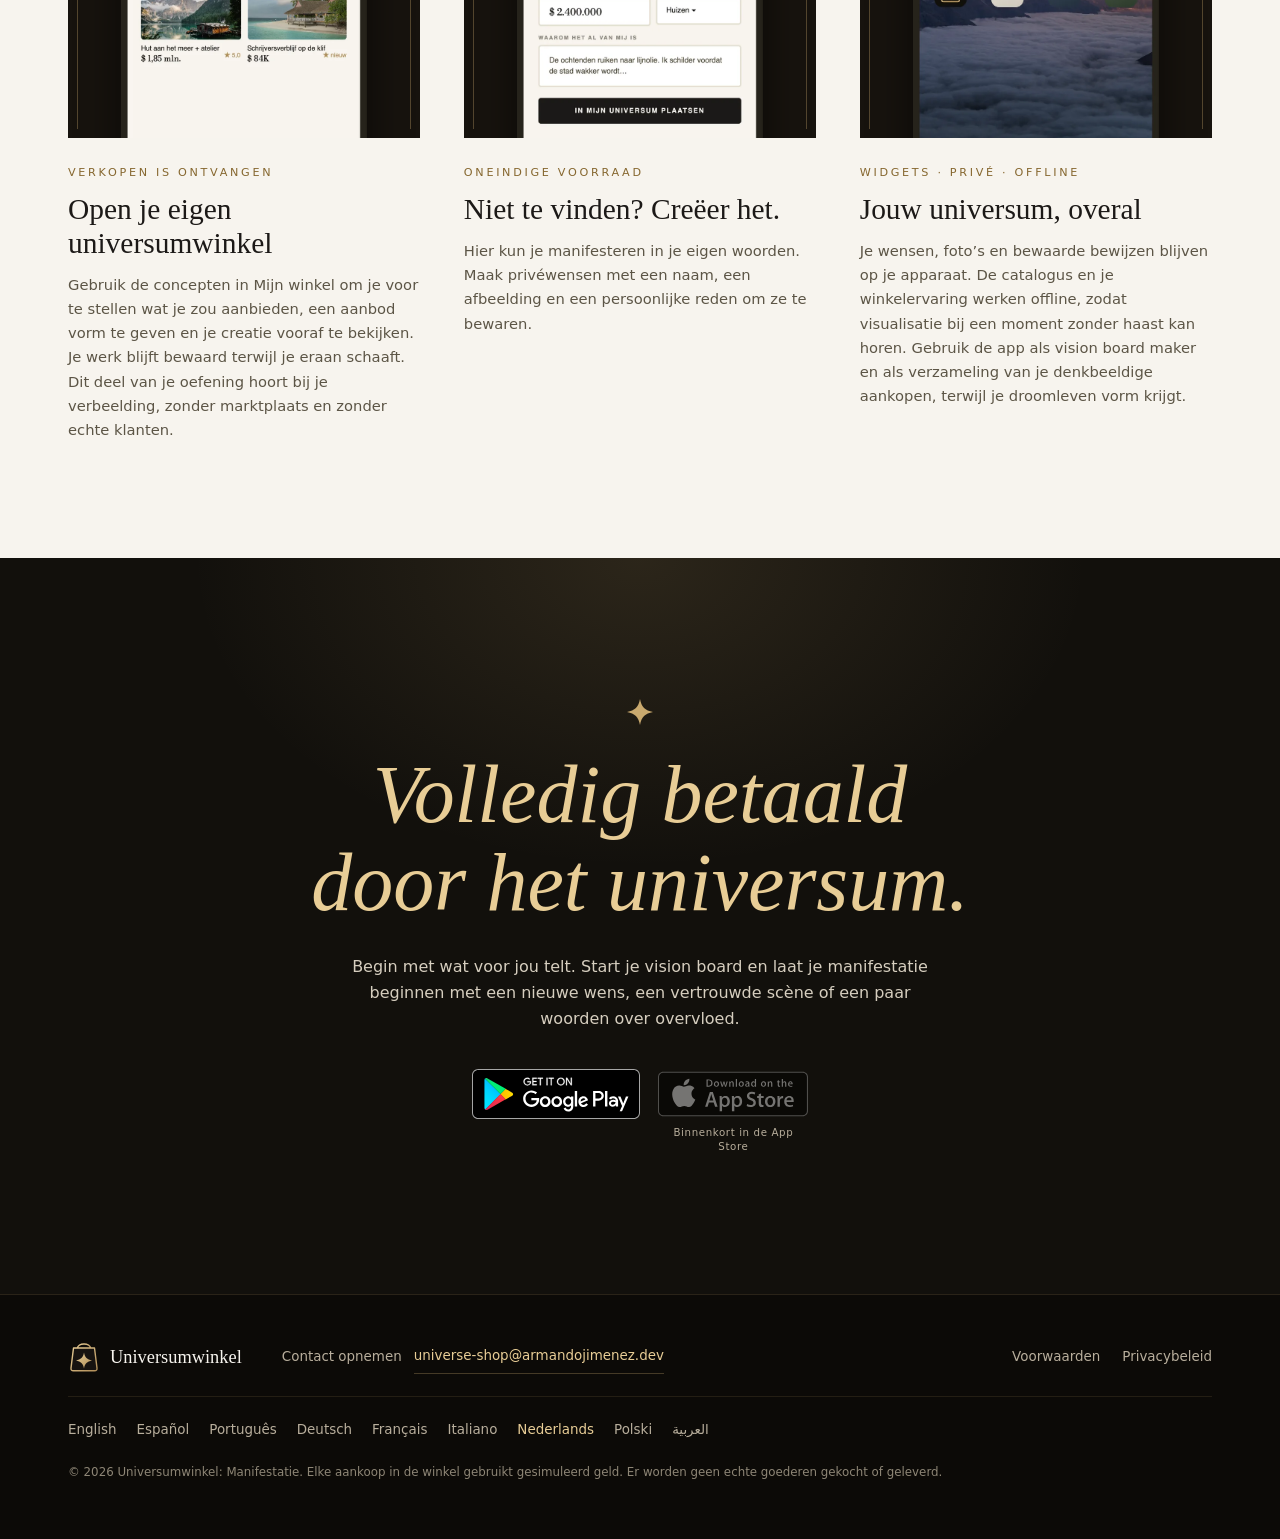
<file: nl/index.html>
<!doctype html>
<html lang="nl" dir="ltr" data-app-slug="universe-shop" data-langs="en,es,pt-BR,de,fr,it,nl,pl,ar">
<head>
  <meta charset="utf-8">
  <meta name="viewport" content="width=device-width, initial-scale=1">
  <title>Universumwinkel: Manifestatie</title>
  <meta name="description" content="Manifestatie wordt een plek die je kunt bezoeken. Verken je droomleven met denkbeeldige aankopen, visualisatie en een persoonlijk vision board.">
  <link rel="canonical" href="https://armandojimenez.dev/universe-shop/nl/">
  <link rel="alternate" hreflang="en" href="https://armandojimenez.dev/universe-shop/">
  <link rel="alternate" hreflang="es" href="https://armandojimenez.dev/universe-shop/es/">
  <link rel="alternate" hreflang="pt-BR" href="https://armandojimenez.dev/universe-shop/pt-br/">
  <link rel="alternate" hreflang="de" href="https://armandojimenez.dev/universe-shop/de/">
  <link rel="alternate" hreflang="fr" href="https://armandojimenez.dev/universe-shop/fr/">
  <link rel="alternate" hreflang="it" href="https://armandojimenez.dev/universe-shop/it/">
  <link rel="alternate" hreflang="nl" href="https://armandojimenez.dev/universe-shop/nl/">
  <link rel="alternate" hreflang="pl" href="https://armandojimenez.dev/universe-shop/pl/">
  <link rel="alternate" hreflang="ar" href="https://armandojimenez.dev/universe-shop/ar/">
  <link rel="alternate" hreflang="x-default" href="https://armandojimenez.dev/universe-shop/">
  <meta property="og:type" content="website">
  <meta property="og:site_name" content="Universumwinkel">
  <meta property="og:title" content="Universumwinkel: Manifestatie">
  <meta property="og:description" content="Manifestatie app en vision board app in één: koop je droomleven in gedachten.">
  <meta property="og:url" content="https://armandojimenez.dev/universe-shop/nl/">
  <meta property="og:locale" content="nl_NL">
  <meta property="og:image" content="https://armandojimenez.dev/universe-shop/assets/og/nl.jpg">
  <meta property="og:image:type" content="image/jpeg">
  <meta property="og:image:width" content="1024">
  <meta property="og:image:height" content="500">
  <meta property="og:image:alt" content="Koop het leven dat je manifesteert">
  <meta name="twitter:card" content="summary_large_image">
  <meta name="twitter:title" content="Universumwinkel: Manifestatie">
  <meta name="twitter:description" content="Manifestatie app en vision board app in één: koop je droomleven in gedachten.">
  <meta name="twitter:image" content="https://armandojimenez.dev/universe-shop/assets/og/nl.jpg">
  <meta name="theme-color" content="#12100C">
  <link rel="icon" href="../assets/favicon.svg" type="image/svg+xml">
  <link rel="icon" href="../assets/favicon.png" sizes="48x48" type="image/png">
  <link rel="apple-touch-icon" href="../assets/apple-touch-icon.png">
  <link rel="preload" href="../assets/fonts/BodoniModa.woff2" as="font" type="font/woff2" crossorigin>
  <link rel="preload" href="../assets/fonts/Sora.woff2" as="font" type="font/woff2" crossorigin>
  <link rel="preload" as="image" href="../assets/hero.webp" imagesrcset="../assets/hero-800.webp 800w, ../assets/hero.webp 1600w" imagesizes="100vw" fetchpriority="high">
  <link rel="stylesheet" href="../style.css?v=ee47885c96">
  <script type="application/ld+json">
{
  "@context": "https://schema.org",
  "@type": "MobileApplication",
  "name": "Universumwinkel: Manifestatie",
  "alternateName": "Universumwinkel",
  "description": "Manifestatie wordt een plek die je kunt bezoeken. Verken je droomleven met denkbeeldige aankopen, visualisatie en een persoonlijk vision board.",
  "url": "https://armandojimenez.dev/universe-shop/nl/",
  "inLanguage": "nl",
  "applicationCategory": "LifestyleApplication",
  "operatingSystem": "Android",
  "image": "https://armandojimenez.dev/universe-shop/assets/og/nl.jpg",
  "downloadUrl": "https://play.google.com/store/apps/details?id=dev.armandojimenez.universeshop",
  "offers": {
    "@type": "Offer",
    "price": "0",
    "priceCurrency": "USD"
  }
}
  </script>
  <script>document.documentElement.classList.add('js');</script>
</head>
<body>
<a class="skip" href="#main">Naar de inhoud</a>
<p class="announce"><svg class="spark" viewBox="16 21.5 16 16" aria-hidden="true"><path d="M24 21.5C24.9 26.4 27.1 28.6 32 29.5 27.1 30.4 24.9 32.6 24 37.5 23.1 32.6 20.9 30.4 16 29.5 20.9 28.6 23.1 26.4 24 21.5Z"/></svg><span>Ingebeeld geld. Echte mogelijkheden.</span></p>
<header class="nav" data-nav>
  <a class="brand" href="#top" aria-label="Universumwinkel"><svg class="mark" viewBox="8 10 32 32" aria-hidden="true"><defs><linearGradient id="mk" x1="0" y1="0" x2="1" y2="1"><stop offset="0" stop-color="#E8CD96"/><stop offset="1" stop-color="#B08D57"/></linearGradient></defs><path d="M17.5 17.5C17.5 11.5 30.5 11.5 30.5 17.5" fill="none" stroke="url(#mk)" stroke-width="1.6" stroke-linecap="round"/><path d="M13.5 17L34.5 17 37 37.2Q37.3 39.8 34.6 39.8L13.4 39.8Q10.7 39.8 11 37.2Z" fill="#171310" stroke="url(#mk)" stroke-width="1.4" stroke-linejoin="round"/><path d="M24 21.5C24.9 26.4 27.1 28.6 32 29.5 27.1 30.4 24.9 32.6 24 37.5 23.1 32.6 20.9 30.4 16 29.5 20.9 28.6 23.1 26.4 24 21.5Z" fill="url(#mk)"/></svg><span class="brand__name">Universumwinkel</span></a>
  <nav class="nav__links">
    <a href="#shop">Winkel</a>
    <a href="#wallet">Saldo</a>
  </nav>
  <div class="nav__tools">
    <details class="lang">
      <summary aria-label="Taal: Nederlands"><svg viewBox="0 0 24 24" aria-hidden="true" fill="none" stroke="currentColor" stroke-width="1.4"><circle cx="12" cy="12" r="8.5"/><path d="M3.5 12h17M12 3.5c2.6 2.6 3.8 5.400 3.800 8.500s-1.200 5.900-3.800 8.500c-2.600-2.600-3.800-5.400-3.800-8.500s1.200-5.900 3.800-8.500z"/></svg><span>Nederlands</span></summary>
      <div class="lang__menu">
        <a href="../" hreflang="en" lang="en">English</a>
        <a href="../es/" hreflang="es" lang="es">Español</a>
        <a href="../pt-br/" hreflang="pt-BR" lang="pt-BR">Português</a>
        <a href="../de/" hreflang="de" lang="de">Deutsch</a>
        <a href="../fr/" hreflang="fr" lang="fr">Français</a>
        <a href="../it/" hreflang="it" lang="it">Italiano</a>
        <a href="../nl/" hreflang="nl" lang="nl" aria-current="page">Nederlands</a>
        <a href="../pl/" hreflang="pl" lang="pl">Polski</a>
        <a href="../ar/" hreflang="ar" lang="ar">العربية</a>
      </div>
    </details>
    <a class="chip" href="#wallet" aria-label="Universumsaldo: $ 2.040.000"><bdi data-balance>$ 2.040.000</bdi></a>
    <button class="bagbtn" type="button" data-bag-open aria-label="Je tas"><svg viewBox="0 0 24 24" aria-hidden="true" fill="none" stroke="currentColor" stroke-width="1.5" stroke-linecap="round" stroke-linejoin="round"><path d="M8.5 8V6.5a3.5 3.5 0 0 1 7 0V8"/><path d="M5.5 8h13l1 12.5h-15z"/></svg><span class="bagbtn__count" data-bag-count hidden></span></button>
  </div>
</header>
<main id="main">
  <section class="hero" id="top">
    <img class="hero__bg" src="../assets/hero.webp" srcset="../assets/hero-800.webp 800w, ../assets/hero.webp 1600w" sizes="100vw" alt="" width="1600" height="1067" fetchpriority="high">
    <div class="hero__in wrap">
      <div class="hero__copy">
        <p class="kicker"><svg class="spark" viewBox="16 21.5 16 16" aria-hidden="true"><path d="M24 21.5C24.9 26.4 27.1 28.6 32 29.5 27.1 30.4 24.9 32.6 24 37.5 23.1 32.6 20.9 30.4 16 29.5 20.9 28.6 23.1 26.4 24 21.5Z"/></svg>UNIVERSUMWINKEL</p>
        <h1 style="--fit:0.947">Koop het leven<br>dat je manifesteert</h1>
        <p class="lede">Manifestatie wordt een plek die je kunt bezoeken. Verken je droomleven met denkbeeldige aankopen, visualisatie en een persoonlijk vision board.</p>
      </div>
      <div class="hero__stage">
        <span class="device"><img class="phone" src="../assets/screens/nl/buy.webp" width="660" height="1203" alt="Universumwinkel: Winkel" decoding="async"></span>
        <div class="pop pop--a" aria-hidden="true"><img src="../assets/shop/us-water-001.webp" width="720" height="480" alt="" decoding="async" fetchpriority="low"><span class="pop__name">Superjacht van 42 m</span><bdi class="pop__price">$&nbsp;29&nbsp;mln.</bdi></div>
        <div class="pop pop--b" aria-hidden="true"><img src="../assets/shop/us-voyage-004.webp" width="720" height="480" alt="" decoding="async" fetchpriority="low"><span class="pop__name">Villa op Bali · 30 nachten</span><bdi class="pop__price">$&nbsp;96.000</bdi></div>
        <p class="pop pop--c" aria-hidden="true"><i></i>Toegevoegd · het universum betaalt</p>
      </div>
      <div class="hero__get">
        <div class="badges"><a class="store-badge" data-store="google" href="https://play.google.com/store/apps/details?id=dev.armandojimenez.universeshop" target="_blank" rel="noopener"><img src="../assets/google-play-badge.svg" alt="Ontdek het op Google Play" width="168" height="50"></a><span class="store-badge store-badge--soon" data-store="apple" aria-disabled="true"><img src="../assets/app-store-badge.svg" alt="Binnenkort in de App Store" width="150" height="50"><span class="store-badge__soon-label">Binnenkort in de App Store</span></span></div>
        <p class="fine">Elke aankoop in de winkel gebruikt gesimuleerd geld. Er worden geen echte goederen gekocht of geleverd.</p>
      </div>
    </div>
  </section>
  <section class="shelf" id="shop">
    <div class="wrap">
      <header class="shelf__head">
        <h2>Elke soort mogelijkheid</h2>
        <p>Kies een huis aan zee, een reis waar je steeds aan denkt of de vrijheid om je dagen anders in te delen. Universumwinkel geeft die wensen een decor, een foto en een gevoel om naar terug te keren.</p>
      </header>
      <div class="shelf__grid">
      <article class="piece piece--lead" data-id="us-home-002">
        <div class="piece__art"><img src="../assets/shop/us-home-002.webp" width="720" height="480" alt="Hoogwaardige redactionele foto van een modern landgoed in Beverly Hills, glazen wanden, lichte steen, aangelegde binnenplaats en schemerlicht, geen herkenbare mensen." loading="lazy" decoding="async"></div>
        <div class="piece__over">
          <p class="kicker">Manifestatie van vandaag</p>
          <h3>Modern landgoed, Beverly Hills</h3>
          <p class="piece__sub">Een landgoed van glas en steen met royale ruimtes om gasten te ontvangen</p>
          <div class="piece__row"><bdi class="price">$ 14,2 mln.</bdi><button class="add" type="button" data-add="us-home-002">Aan tas toevoegen</button></div>
        </div>
      </article>
      <article class="piece" data-id="us-air-001">
        <div class="piece__art"><img src="../assets/shop/us-air-001.webp" width="720" height="480" alt="Een lange wit-met-donkerblauwe privéjet met tien ovale cabinevensters, achterop gemonteerde motoren en pijlvleugels op een Alpenbaan bij zonsopgang." loading="lazy" decoding="async"></div>
        <h3>G700-jet</h3>
        <p class="piece__sub">Privéluchtvaart over lange afstanden, met rustige cabines en alle tijd</p>
        <div class="piece__row"><bdi class="price">$ 78 mln.</bdi><button class="add" type="button" data-add="us-air-001">Aan tas toevoegen</button></div>
      </article>
      <article class="piece" data-id="us-car-003">
        <div class="piece__art"><img src="../assets/shop/us-car-003.webp" width="720" height="480" alt="Realistische redactionele foto van een Aston Martin DB12 grand tourer op een lenteweg, driekwart vooraanzicht, geen mensen en geen verzonnen badges." loading="lazy" decoding="async"></div>
        <h3>Aston DB12</h3>
        <p class="piece__sub">Een grand tourer voor stadsavonden en lange lentetochten</p>
        <div class="piece__row"><bdi class="price">$ 425.000</bdi><button class="add" type="button" data-add="us-car-003">Aan tas toevoegen</button></div>
      </article>
      <article class="piece" data-id="us-water-001">
        <div class="piece__art"><img src="../assets/shop/us-water-001.webp" width="720" height="480" alt="Redactionele foto vanuit de lucht tot op waterhoogte van een superjacht van 42 meter in een stille mediterrane ankerplaats, beschut achterdek, realistisch vaartuig, geen mensen." loading="lazy" decoding="async"></div>
        <h3>Superjacht van 42 m</h3>
        <p class="piece__sub">Een compleet jacht in gedachten, voor lange dagen langs de kust en stille nachten</p>
        <div class="piece__row"><bdi class="price">$ 29 mln.</bdi><button class="add" type="button" data-add="us-water-001">Aan tas toevoegen</button></div>
      </article>
      <article class="piece" data-id="us-voyage-004">
        <div class="piece__art"><img src="../assets/shop/us-voyage-004.webp" width="720" height="480" alt="Weelderige redactionele foto van een Balinese tuinvilla met dompelbad, tropische planten en tafel in de schaduw; warm daglicht, geen mensen." loading="lazy" decoding="async"></div>
        <h3>Een maand in een Balinese villa</h3>
        <p class="piece__sub">Dertig nachten met tuin, dompelbad en ruimte om opnieuw tot jezelf te komen</p>
        <div class="piece__row"><bdi class="price">$ 96.000</bdi><button class="add" type="button" data-add="us-voyage-004">Aan tas toevoegen</button></div>
      </article>
      <article class="piece" data-id="us-jewel-004">
        <div class="piece__art"><img src="../assets/shop/us-jewel-004.webp" width="720" height="480" alt="Ingetogen redactionele macrofoto van één parelhanger in fijne gouden zetting op linnen naast een handgeschreven briefje; geen merk- of kwaliteitsclaims." loading="lazy" decoding="async"></div>
        <h3>Parel als hanger</h3>
        <p class="piece__sub">Een ingetogen parel- en gouden sieraad voor diners, brieven en om door te geven</p>
        <div class="piece__row"><bdi class="price">$ 1.950</bdi><button class="add" type="button" data-add="us-jewel-004">Aan tas toevoegen</button></div>
      </article>
      <article class="piece" data-id="us-art-004">
        <div class="piece__art"><img src="../assets/shop/us-art-004.webp" width="720" height="480" alt="Paardrijtocht bij dageraad langs een weide en dennenbos, met rustig paard, leren tuig en zachte nevel; documentair redactioneel beeld, zonder herkenbare ruiter of merktekens." loading="lazy" decoding="async"></div>
        <h3>Paardrijseizoen</h3>
        <p class="piece__sub">Twaalf maanden rustige buitenritten en een kleine landelijke zadelkamer</p>
        <div class="piece__row"><bdi class="price">$ 85.000</bdi><button class="add" type="button" data-add="us-art-004">Aan tas toevoegen</button></div>
      </article>
      <article class="piece" data-id="us-wellness-003">
        <div class="piece__art"><img src="../assets/shop/us-wellness-003.webp" width="720" height="480" alt="Minimalistische leesruimte met uitzicht op zee, open luiken, linnen stoel, bureau, één boek en zichtbare horizon; natuurlijk kustlicht, geen leesbare tekst." loading="lazy" decoding="async"></div>
        <h3>Leesruimte aan zee</h3>
        <p class="piece__sub">Eén privéweek met zilte lucht, bureau en geen meldingen</p>
        <div class="piece__row"><bdi class="price">$ 1.750</bdi><button class="add" type="button" data-add="us-wellness-003">Aan tas toevoegen</button></div>
      </article>
      <article class="piece" data-id="us-home-006">
        <div class="piece__art"><img src="../assets/shop/us-home-006.webp" width="720" height="480" alt="Stille redactionele foto van een Kyotohuis rond een binnenplaats met houten schermen, mos, esdoorn en door regen donkere stenen, warme gloed binnen, geen mensen." loading="lazy" decoding="async"></div>
        <h3>Binnenplaats in Kyoto</h3>
        <p class="piece__sub">Een klein stadshuis rond esdoorn, water en thee</p>
        <div class="piece__row"><bdi class="price">$ 680.000</bdi><button class="add" type="button" data-add="us-home-006">Aan tas toevoegen</button></div>
      </article>
      </div>
      <p class="shelf__note"><svg class="spark" viewBox="16 21.5 16 16" aria-hidden="true"><path d="M24 21.5C24.9 26.4 27.1 28.6 32 29.5 27.1 30.4 24.9 32.6 24 37.5 23.1 32.6 20.9 30.4 16 29.5 20.9 28.6 23.1 26.4 24 21.5Z"/></svg><span>Elke aankoop in de winkel gebruikt gesimuleerd geld. Er worden geen echte goederen gekocht of geleverd.</span></p>
    </div>
  </section>
  <section class="wallet" id="wallet">
    <div class="wrap wallet__in">
      <div class="wallet__copy">
        <p class="kicker">ELKE OCHTEND</p>
        <h2 style="--fit:0.882">Geld komt binnen<br>terwijl je slaapt</h2>
        <p>Je saldo ontvangt een denkbeeldige dagelijkse toelage. Haal die op, kijk rond in je eigen tempo en doorloop een volledige aankoop, van je Kosmische Tas tot afrekenen en levering. Deze vorm van manifestatie nodigt je uit om te ontdekken wat overvloed voor jou betekent. Bij je droomleven kunnen reizen, creatief werk, betekenisvolle ervaringen en tijd voor jezelf horen.</p>
        <ol class="steps"><li><span>DAG 1</span><bdi>$&nbsp;1.000</bdi></li><li class="steps__to"><svg class="arrow" viewBox="0 0 14 10" aria-hidden="true" fill="none" stroke="currentColor" stroke-width="1.2" stroke-linecap="round" stroke-linejoin="round"><path d="M1 5h11M8.500 1.500 12 5 8.500 8.500"/></svg></li><li><span>DAG 30</span><bdi>$&nbsp;30.000</bdi></li><li class="steps__to"><svg class="arrow" viewBox="0 0 14 10" aria-hidden="true" fill="none" stroke="currentColor" stroke-width="1.2" stroke-linecap="round" stroke-linejoin="round"><path d="M1 5h11M8.500 1.500 12 5 8.500 8.500"/></svg></li><li><span>DAG ∞</span><bdi>∞</bdi></li></ol>
      </div>
      <div class="till">
        <p class="till__label">UNIVERSEEL SALDO</p>
        <p class="till__amount"><bdi data-balance>$ 2.040.000</bdi></p>
        <p class="till__note" data-claim-note aria-live="polite"><i></i><span>Dag 15 · $&nbsp;15.000 kwam bij zonsopgang</span></p>
        <button class="till__claim" type="button" data-claim>$ 15.000 ophalen</button>
        <p class="till__sim">Ingebeeld geld. Echte mogelijkheden.</p>
      </div>
      <aside class="wallet__terms">
        <h3>Overvloed op jouw manier</h3>
        <p>Volg je Geldverhaal, kies de valuta waarin je bedragen wilt zien en orden je saldo met persoonlijke kaarten. De bedragen horen bij deze denkbeeldige winkel. Overvloed is hier een creatief thema, nooit een belegging, een banksaldo of een belofte van inkomen. Je kunt een leven manifesteren dat je wilt verkennen en je echte geld daar los van houden.</p>
      </aside>
    </div>
  </section>
  <section class="windows" id="app">
    <div class="wrap windows__grid">
      <article class="window">
        <div class="window__niche"><span class="device"><img class="phone" src="../assets/screens/nl/real.webp" width="660" height="1188" alt="Universumwinkel: Jouw bezittingen" loading="lazy" decoding="async"></span></div>
        <p class="kicker">LEER JE BREIN HET TE VERWACHTEN</p>
        <h2>Het voelt helemaal echt</h2>
        <p>Houd het ontvangstbewijs en het certificaat bij als deel van je persoonlijke verzameling. Je Bewijswand brengt de aankopen en gevoelens samen die je hebt bewaard. Kom terug voor een visualisatie, lees de woorden die je hebt bewaard of exporteer het bewijs dat je kiest om het bewust te delen.</p>
      </article>
      <article class="window">
        <div class="window__niche"><span class="device"><img class="phone" src="../assets/screens/nl/board.webp" width="660" height="1203" alt="Universumwinkel: VISIEBORD" loading="lazy" decoding="async"></span></div>
        <p class="kicker">JOUW VISIEBORD</p>
        <h2>Zie het elke dag. Het is al van jou.</h2>
        <p>Bewaar de wensen die je aanspreken en zet ze op je Visiebord in de volgorde die goed voelt. Maak je vision board en bekijk je droomleven in één overzicht, of open een bewaarde wens om die van dichtbij te zien. Zoek je een vision board maker die begint bij wat jij wenst, dan vind je hier ruimte voor het gevoel van een thuis, de textuur van een voorwerp of de voorpret van een reis. Voeg je eigen foto’s toe aan privéwensen wanneer het beeld persoonlijk is.</p>
      </article>
      <article class="window">
        <div class="window__niche"><span class="device"><img class="phone" src="../assets/screens/nl/ritual.webp" width="660" height="1125" alt="Universumwinkel: VOEL HET ALS ECHT" loading="lazy" decoding="async"></span></div>
        <p class="kicker">68 SECONDEN PER DAG</p>
        <h2>Een ritueel dat je brein niet kan negeren</h2>
        <p>Na een gesimuleerde aankoop neem je een moment voor stille visualisatie en bewaar je hoe het voelt. Schrijf in je eigen woorden op wat je wilt manifesteren en keer later terug naar de scène bij je aankoop. Elke visualisatie blijft verbonden met een wens die je zelf hebt gekozen.</p>
      </article>
      <article class="window">
        <div class="window__niche"><span class="device"><img class="phone" src="../assets/screens/nl/store.webp" width="660" height="1172" alt="Universumwinkel: Mijn winkel" loading="lazy" decoding="async"></span></div>
        <p class="kicker">VERKOPEN IS ONTVANGEN</p>
        <h2>Open je eigen universumwinkel</h2>
        <p>Gebruik de concepten in Mijn winkel om je voor te stellen wat je zou aanbieden, een aanbod vorm te geven en je creatie vooraf te bekijken. Je werk blijft bewaard terwijl je eraan schaaft. Dit deel van je oefening hoort bij je verbeelding, zonder marktplaats en zonder echte klanten.</p>
      </article>
      <article class="window">
        <div class="window__niche"><span class="device"><img class="phone" src="../assets/screens/nl/create.webp" width="660" height="1172" alt="Universumwinkel: NIEUWE WENS" loading="lazy" decoding="async"></span></div>
        <p class="kicker">ONEINDIGE VOORRAAD</p>
        <h2>Niet te vinden? Creëer het.</h2>
        <p>Hier kun je manifesteren in je eigen woorden. Maak privéwensen met een naam, een afbeelding en een persoonlijke reden om ze te bewaren.</p>
      </article>
      <article class="window">
        <div class="window__niche"><span class="device"><img class="phone" src="../assets/screens/nl/everywhere.webp" width="660" height="1203" alt="Universumwinkel: Jouw universum in één oogopslag" loading="lazy" decoding="async"></span></div>
        <p class="kicker">WIDGETS · PRIVÉ · OFFLINE</p>
        <h2>Jouw universum, overal</h2>
        <p>Je wensen, foto’s en bewaarde bewijzen blijven op je apparaat. De catalogus en je winkelervaring werken offline, zodat visualisatie bij een moment zonder haast kan horen. Gebruik de app als vision board maker en als verzameling van je denkbeeldige aankopen, terwijl je droomleven vorm krijgt.</p>
      </article>
    </div>
  </section>
  <section class="closing" id="get">
    <div class="wrap">
      <svg class="spark" viewBox="16 21.5 16 16" aria-hidden="true"><path d="M24 21.5C24.9 26.4 27.1 28.6 32 29.5 27.1 30.4 24.9 32.6 24 37.5 23.1 32.6 20.9 30.4 16 29.5 20.9 28.6 23.1 26.4 24 21.5Z"/></svg>
      <h2>Volledig betaald door het universum.</h2>
      <p>Begin met wat voor jou telt. Start je vision board en laat je manifestatie beginnen met een nieuwe wens, een vertrouwde scène of een paar woorden over overvloed.</p>
      <div class="badges"><a class="store-badge" data-store="google" href="https://play.google.com/store/apps/details?id=dev.armandojimenez.universeshop" target="_blank" rel="noopener"><img src="../assets/google-play-badge.svg" alt="Ontdek het op Google Play" width="168" height="50"></a><span class="store-badge store-badge--soon" data-store="apple" aria-disabled="true"><img src="../assets/app-store-badge.svg" alt="Binnenkort in de App Store" width="150" height="50"><span class="store-badge__soon-label">Binnenkort in de App Store</span></span></div>
    </div>
  </section>
</main>
<footer class="foot">
  <div class="wrap foot__in">
    <div class="foot__brand"><svg class="mark" viewBox="8 10 32 32" aria-hidden="true"><defs><linearGradient id="mk" x1="0" y1="0" x2="1" y2="1"><stop offset="0" stop-color="#E8CD96"/><stop offset="1" stop-color="#B08D57"/></linearGradient></defs><path d="M17.5 17.5C17.5 11.5 30.5 11.5 30.5 17.5" fill="none" stroke="url(#mk)" stroke-width="1.6" stroke-linecap="round"/><path d="M13.5 17L34.5 17 37 37.2Q37.3 39.8 34.6 39.8L13.4 39.8Q10.7 39.8 11 37.2Z" fill="#171310" stroke="url(#mk)" stroke-width="1.4" stroke-linejoin="round"/><path d="M24 21.5C24.9 26.4 27.1 28.6 32 29.5 27.1 30.4 24.9 32.6 24 37.5 23.1 32.6 20.9 30.4 16 29.5 20.9 28.6 23.1 26.4 24 21.5Z" fill="url(#mk)"/></svg><span>Universumwinkel</span></div>
    <div class="foot__contact">
      <span>Contact opnemen</span>
      <button type="button" data-copy-email="universe-shop@armandojimenez.dev" aria-label="E-mailadres kopiëren: universe-shop@armandojimenez.dev">universe-shop@armandojimenez.dev</button>
    </div>
    <nav class="foot__links">
      <a href="https://armandojimenez.dev/apps/universe-shop/terms.html?lang=nl">Voorwaarden</a>
      <a href="https://armandojimenez.dev/apps/universe-shop/privacy-policy.html?lang=nl">Privacybeleid</a>
    </nav>
    <nav class="foot__langs" aria-label="Taal">
      <a href="../" hreflang="en" lang="en">English</a>
      <a href="../es/" hreflang="es" lang="es">Español</a>
      <a href="../pt-br/" hreflang="pt-BR" lang="pt-BR">Português</a>
      <a href="../de/" hreflang="de" lang="de">Deutsch</a>
      <a href="../fr/" hreflang="fr" lang="fr">Français</a>
      <a href="../it/" hreflang="it" lang="it">Italiano</a>
      <a href="../nl/" hreflang="nl" lang="nl" aria-current="page">Nederlands</a>
      <a href="../pl/" hreflang="pl" lang="pl">Polski</a>
      <a href="../ar/" hreflang="ar" lang="ar">العربية</a>
    </nav>
    <p class="foot__legal">© 2026 Universumwinkel: Manifestatie. Elke aankoop in de winkel gebruikt gesimuleerd geld. Er worden geen echte goederen gekocht of geleverd.</p>
  </div>
</footer>
<dialog class="bag" id="bag" aria-labelledby="bag-title">
  <button class="bag__close" type="button" data-bag-close aria-label="Sluiten"><svg viewBox="0 0 24 24" aria-hidden="true" fill="none" stroke="currentColor" stroke-width="1.5" stroke-linecap="round"><path d="M6 6l12 12M18 6 6 18"/></svg></button>
  <div class="bag__view" data-view="bag">
    <h2 id="bag-title">Jouw tas</h2>
    <div class="bag__empty" data-empty>
      <p class="bag__emptytitle">Hier is nog niets.</p>
      <p>Waar verlang je naar? De voorraad is eindeloos en alles is beschikbaar.</p>
      <button class="btn" type="button" data-bag-start>BEGIN MET VERLANGEN</button>
    </div>
    <div data-full hidden>
      <ul class="bag__items" data-items></ul>
      <dl class="bag__sums">
        <div><dt>Totaal</dt><dd><bdi data-total></bdi></dd></div>
        <div><dt>Universumsaldo</dt><dd><bdi data-available></bdi></dd></div>
        <div data-provision-row hidden><dt>Aangevuld door het Universum</dt><dd><bdi data-provision></bdi></dd></div>
      </dl>
      <p class="bag__help" data-provision-help hidden>Het tekort wordt aangevuld met ingebeeld geld. Er wordt geen echte betaling gedaan.</p>
      <button class="btn btn--gold" type="button" data-place></button>
      <p class="bag__fine">Vervuld door het Universum · Retourneren is niet nodig</p>
    </div>
  </div>
  <div class="bag__view" data-view="certificate" hidden>
    <p class="cert__placed"><svg class="spark" viewBox="16 21.5 16 16" aria-hidden="true"><path d="M24 21.5C24.9 26.4 27.1 28.6 32 29.5 27.1 30.4 24.9 32.6 24 37.5 23.1 32.6 20.9 30.4 16 29.5 20.9 28.6 23.1 26.4 24 21.5Z"/></svg>Bestelling geplaatst</p>
    <div class="cert" tabindex="-1" data-cert>
      <p class="cert__heading">BEWIJS VAN EIGENDOM</p>
      <h2 class="cert__title">Certificaat van<br>eigendom</h2>
      <p>Dit verklaart dat</p>
      <p class="cert__owner">Jij</p>
      <p>de rechtmatige eigenaar bent van</p>
      <p class="cert__items" data-cert-items></p>
      <p>in deze tijdlijn en alle andere.</p>
      <p class="cert__date">In de tegenwoordige tijd opgeëist op <time data-cert-date></time></p>
      <p class="cert__seal"><svg class="mark" viewBox="8 10 32 32" aria-hidden="true"><defs><linearGradient id="mk" x1="0" y1="0" x2="1" y2="1"><stop offset="0" stop-color="#E8CD96"/><stop offset="1" stop-color="#B08D57"/></linearGradient></defs><path d="M17.5 17.5C17.5 11.5 30.5 11.5 30.5 17.5" fill="none" stroke="url(#mk)" stroke-width="1.6" stroke-linecap="round"/><path d="M13.5 17L34.5 17 37 37.2Q37.3 39.8 34.6 39.8L13.4 39.8Q10.7 39.8 11 37.2Z" fill="#171310" stroke="url(#mk)" stroke-width="1.4" stroke-linejoin="round"/><path d="M24 21.5C24.9 26.4 27.1 28.6 32 29.5 27.1 30.4 24.9 32.6 24 37.5 23.1 32.6 20.9 30.4 16 29.5 20.9 28.6 23.1 26.4 24 21.5Z" fill="url(#mk)"/></svg><span>VERZEGELD</span></p>
    </div>
    <blockquote class="cert__say" data-cert-say></blockquote>
    <p class="cert__paid">Volledig betaald door het universum.</p>
    <div class="cert__get"><a class="store-badge" data-store="google" href="https://play.google.com/store/apps/details?id=dev.armandojimenez.universeshop" target="_blank" rel="noopener"><img src="../assets/google-play-badge.svg" alt="Ontdek het op Google Play" width="168" height="50"></a></div>
    <button class="btn btn--line" type="button" data-bag-start>VERDER WINKELEN</button>
  </div>
</dialog>
<p class="toast" role="status" aria-live="polite" data-toast></p>
<div class="snackbar" role="status" aria-live="polite"></div>
<script>window.LANDING_STRINGS = {"copied":"E-mailadres gekopieerd."}; window.SHOP = {"lang":"nl","money":{"pre":"$ ","group":".","post":""},"balance":2040000,"claim":{"day":15,"amount":15000},"items":{"us-home-002":{"title":"Modern landgoed, Beverly Hills","short":"Modern landgoed","usd":14200000,"say":"Mijn huis geeft elke ontmoeting ruimte om te ademen.","img":"../assets/shop/us-home-002.webp"},"us-air-001":{"title":"Privéjet G700","short":"G700-jet","usd":78000000,"say":"Ik overbrug afstanden met rust, helderheid en tijd die in mijn handen blijft.","img":"../assets/shop/us-air-001.webp"},"us-car-003":{"title":"Aston DB12","short":"Aston DB12","usd":425000,"say":"Ik laat de lange route deel van de bestemming worden.","img":"../assets/shop/us-car-003.webp"},"us-water-001":{"title":"Superjacht van 42 m","short":"Superjacht van 42 m","usd":29000000,"say":"Ik beweeg mee met het water en kies rustig de horizon.","img":"../assets/shop/us-water-001.webp"},"us-voyage-004":{"title":"Villa op Bali, dertig nachten","short":"Een maand in een Balinese villa","usd":96000,"say":"Ik bouw een leven met ruimte voor aandacht en verwondering.","img":"../assets/shop/us-voyage-004.webp"},"us-jewel-004":{"title":"Parel als erfstuk","short":"Parel als hanger","usd":1950,"say":"Ik laat mooie dingen door liefdevolle handen reizen.","img":"../assets/shop/us-jewel-004.webp"},"us-art-004":{"title":"Het paardrijseizoen bij zonsopkomst","short":"Paardrijseizoen","usd":85000,"say":"Ik beweeg door de wereld met geduld, vertrouwen en het vaste ritme van een dier.","img":"../assets/shop/us-art-004.webp"},"us-wellness-003":{"title":"Leesruimte aan zee","short":"Leesruimte aan zee","usd":1750,"say":"De zee geeft me ruimte om te lezen, ademen en bij mezelf terug te komen.","img":"../assets/shop/us-wellness-003.webp"},"us-home-006":{"title":"Huis met binnenplaats, Kyoto","short":"Binnenplaats in Kyoto","usd":680000,"say":"Ik zie schoonheid in het tempo van een gewone dag.","img":"../assets/shop/us-home-006.webp"}},"t":{"add":"Aan tas toevoegen","view":"TAS BEKIJKEN","added":"Toegevoegd · het universum betaalt","remove":"{title} verwijderen","place":"BESTELLING PLAATSEN · {amount}","received":"{amount} ontvangen. Het is van jou.","claimed":"Dag 15 · opgehaald"}};</script>
<script src="../behavior.js?v=ee47885c96"></script>
<script src="../shop.js?v=ee47885c96" defer></script>
</body>
</html>
</file>
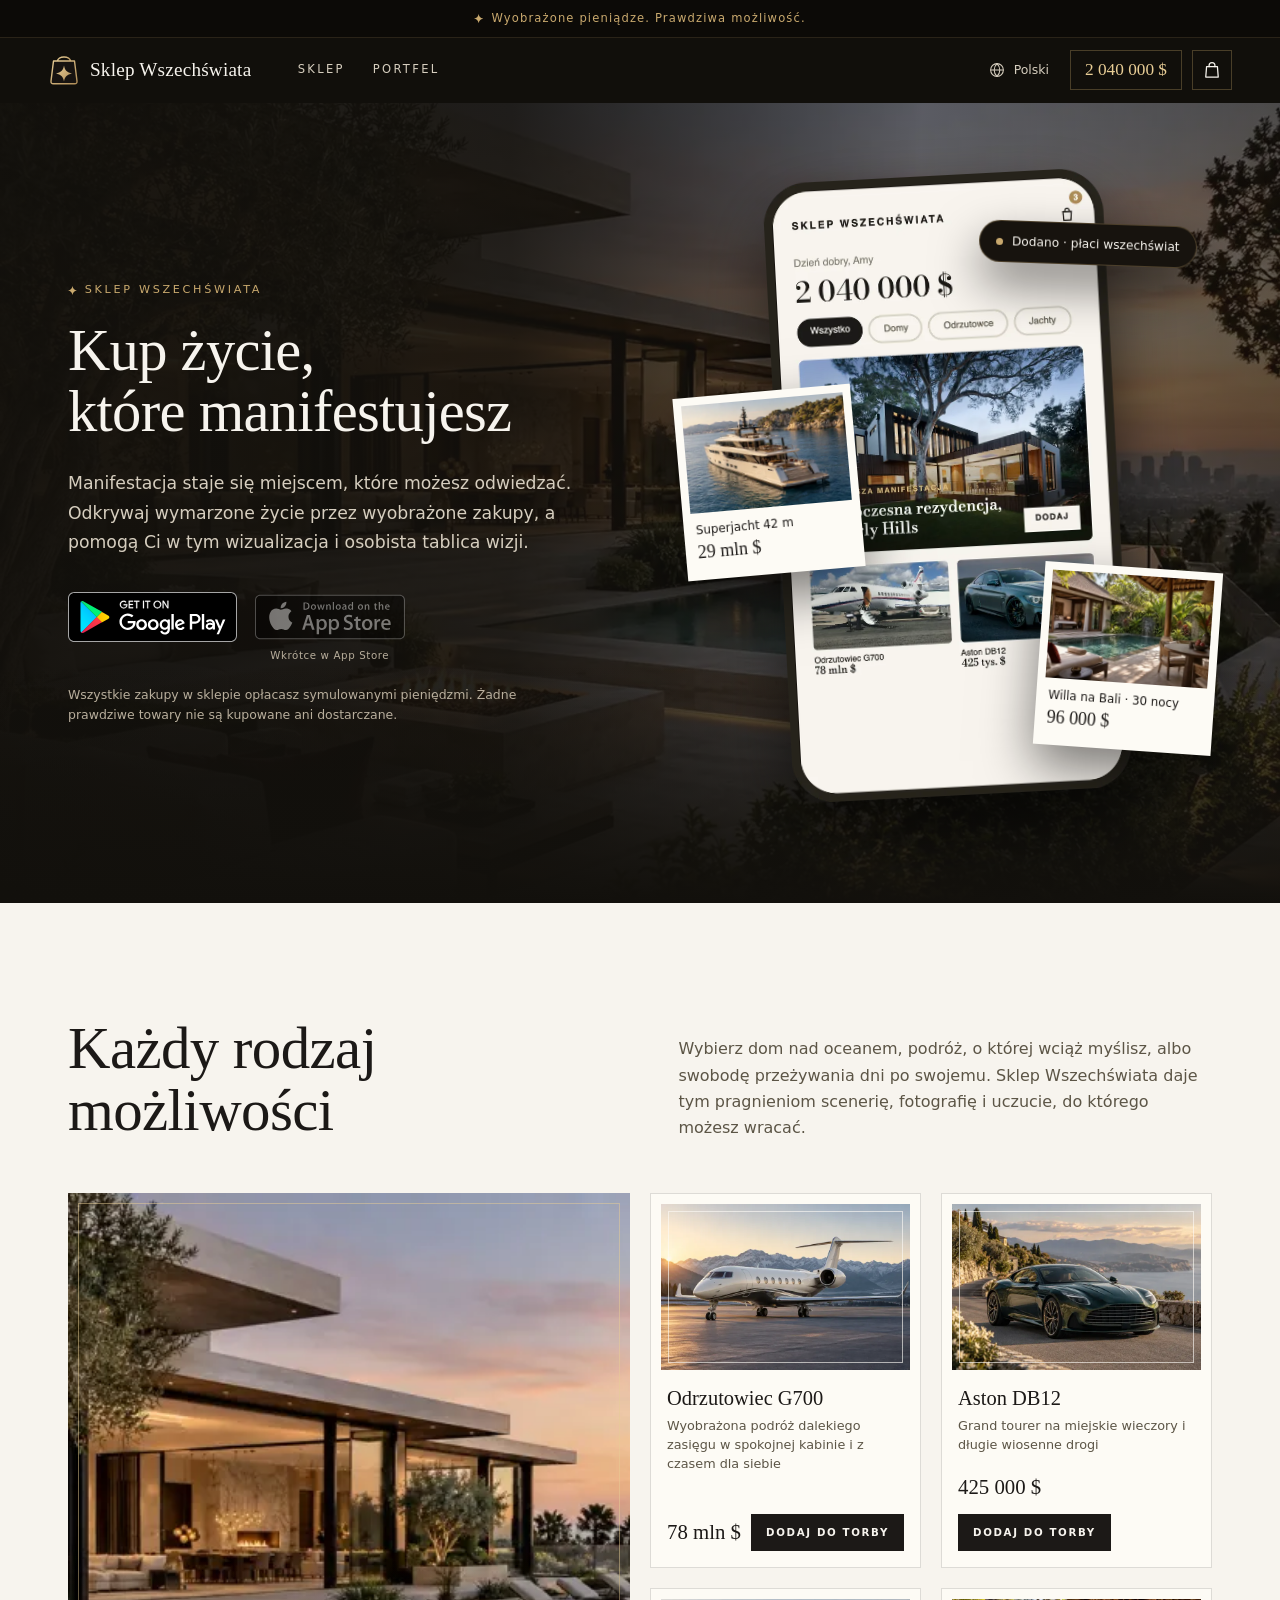
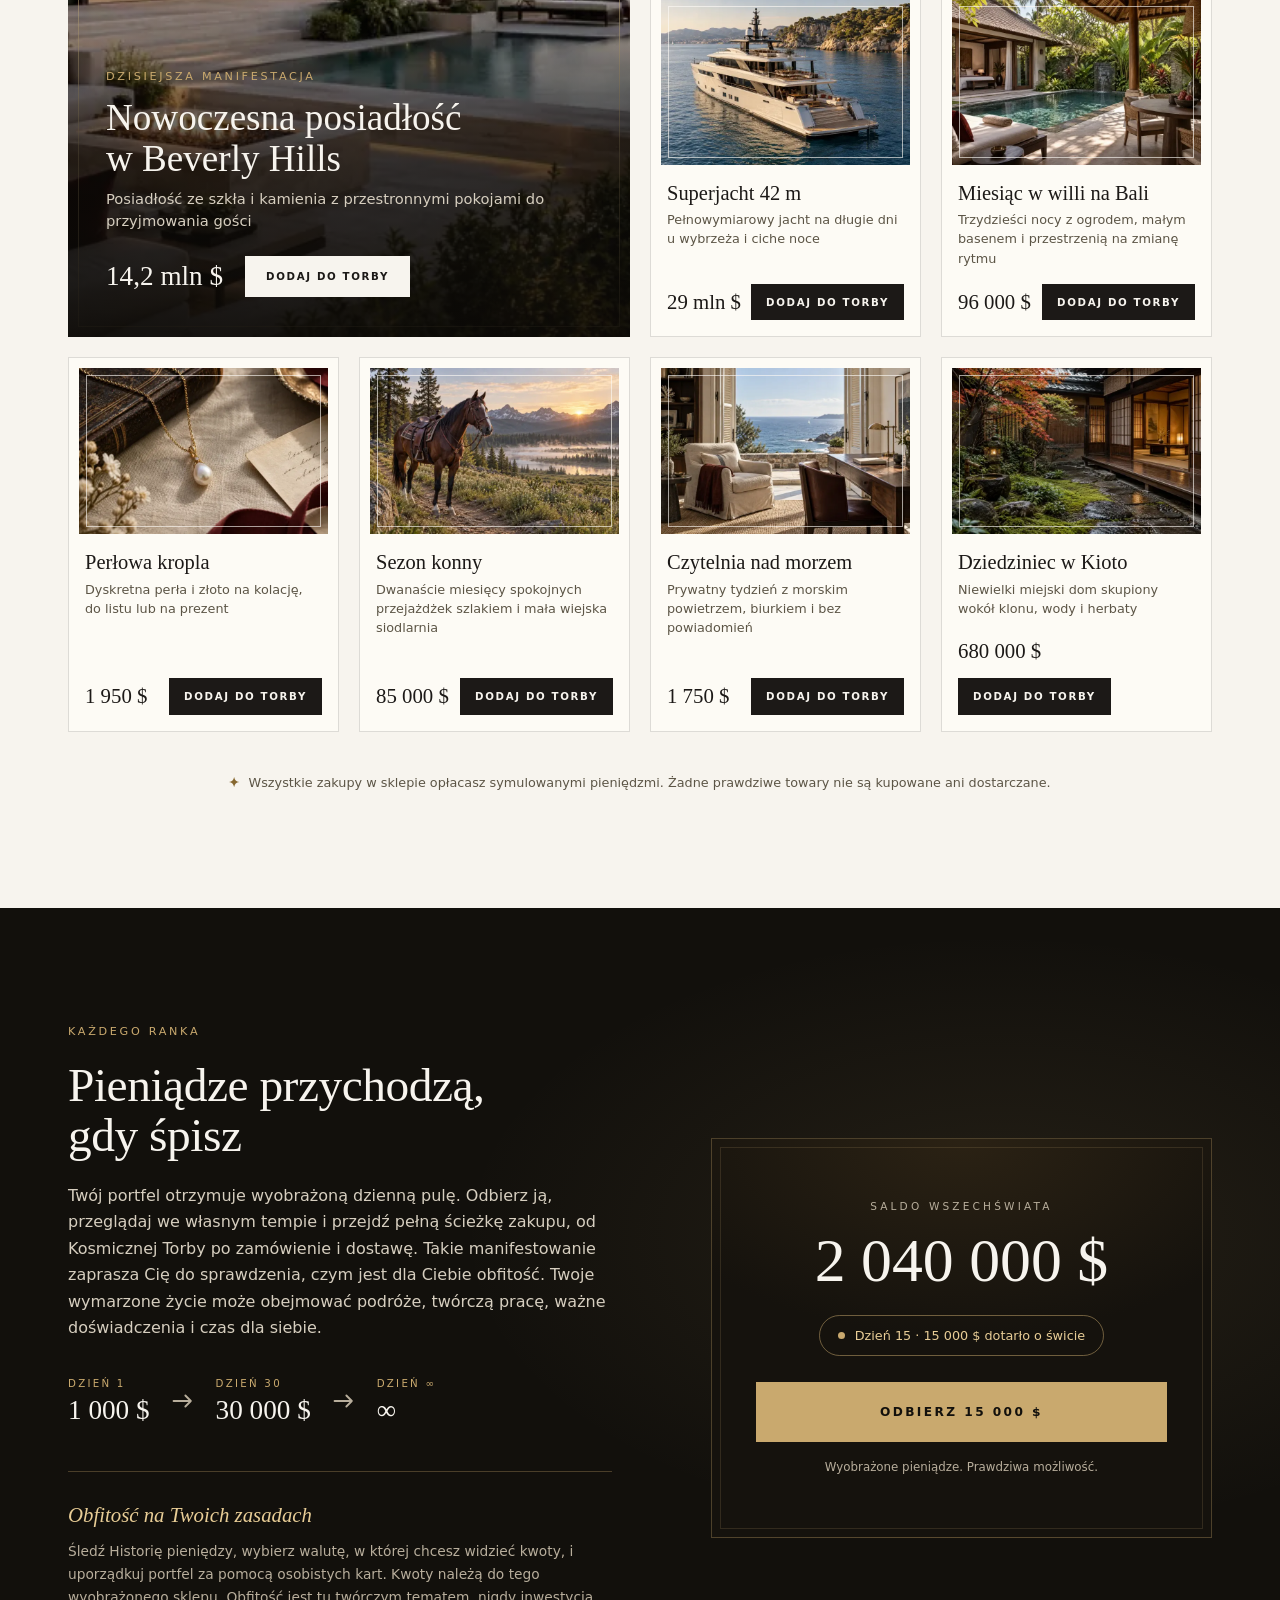
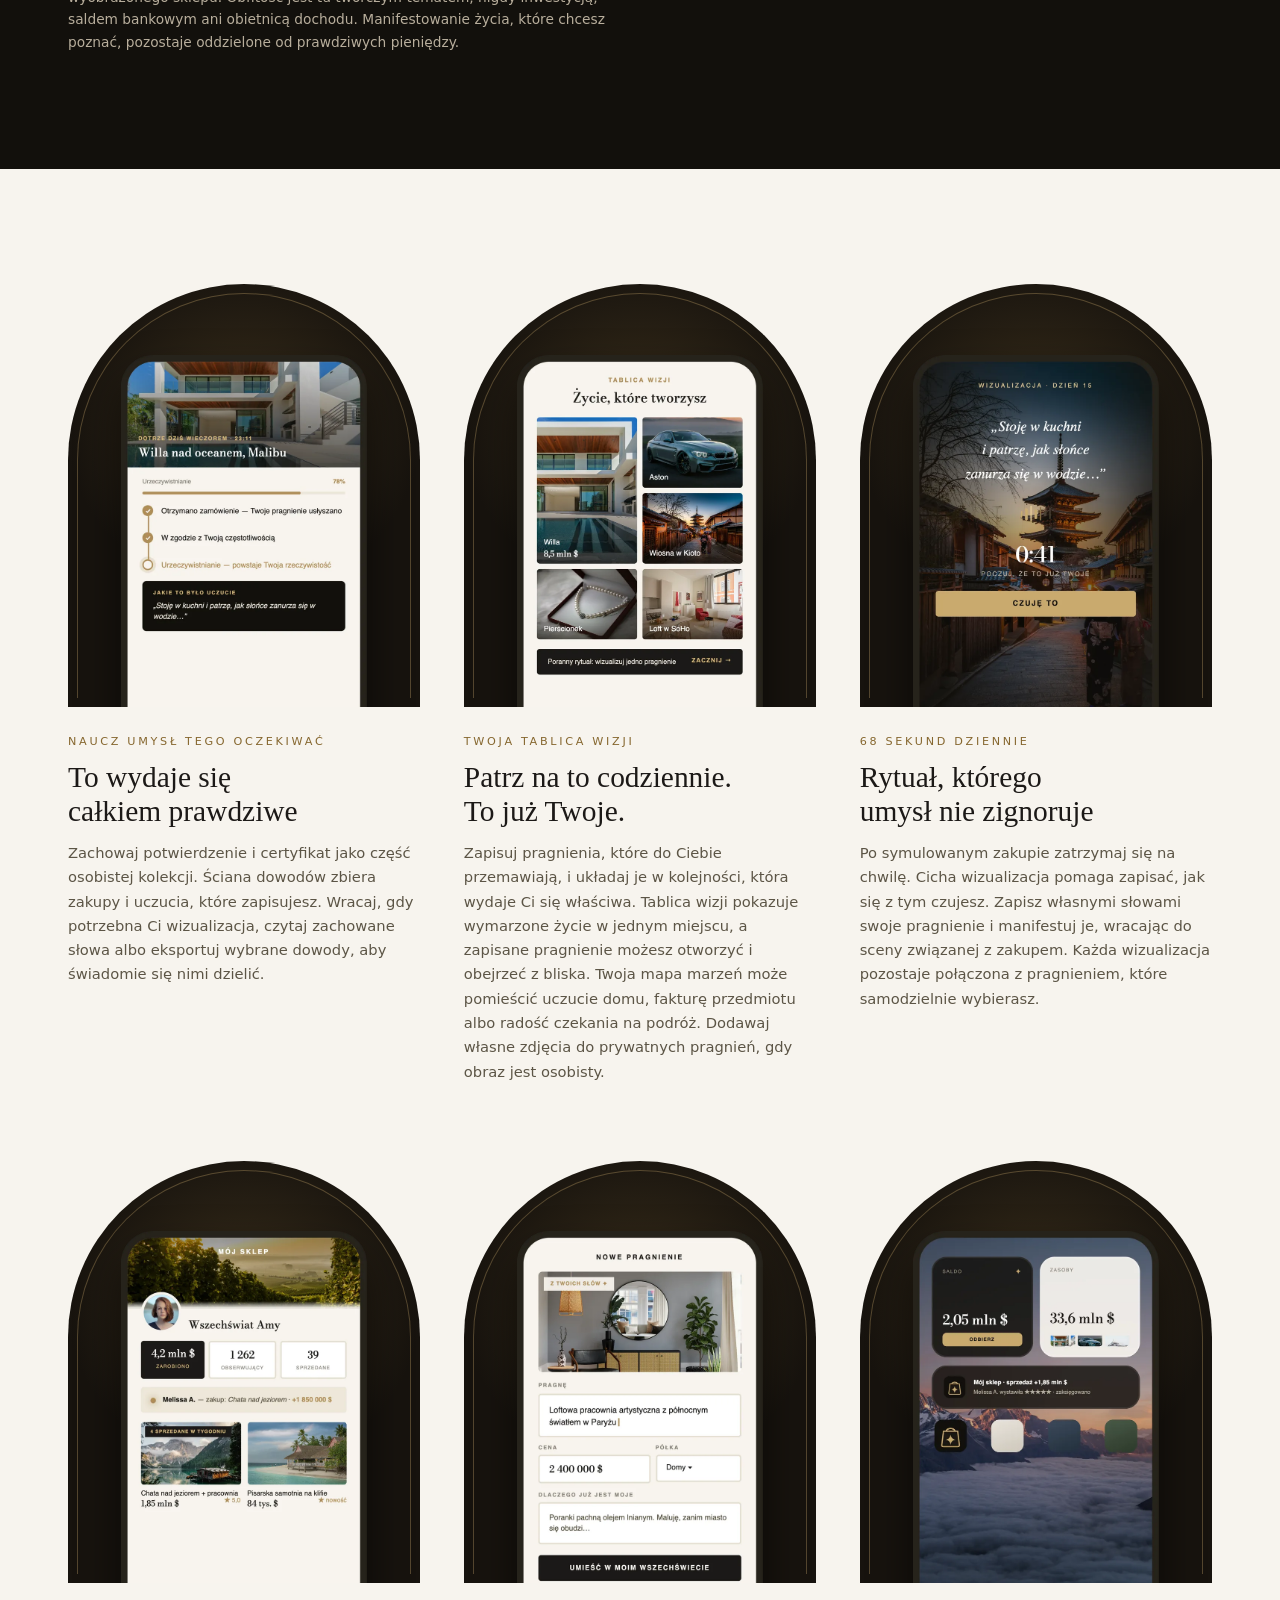
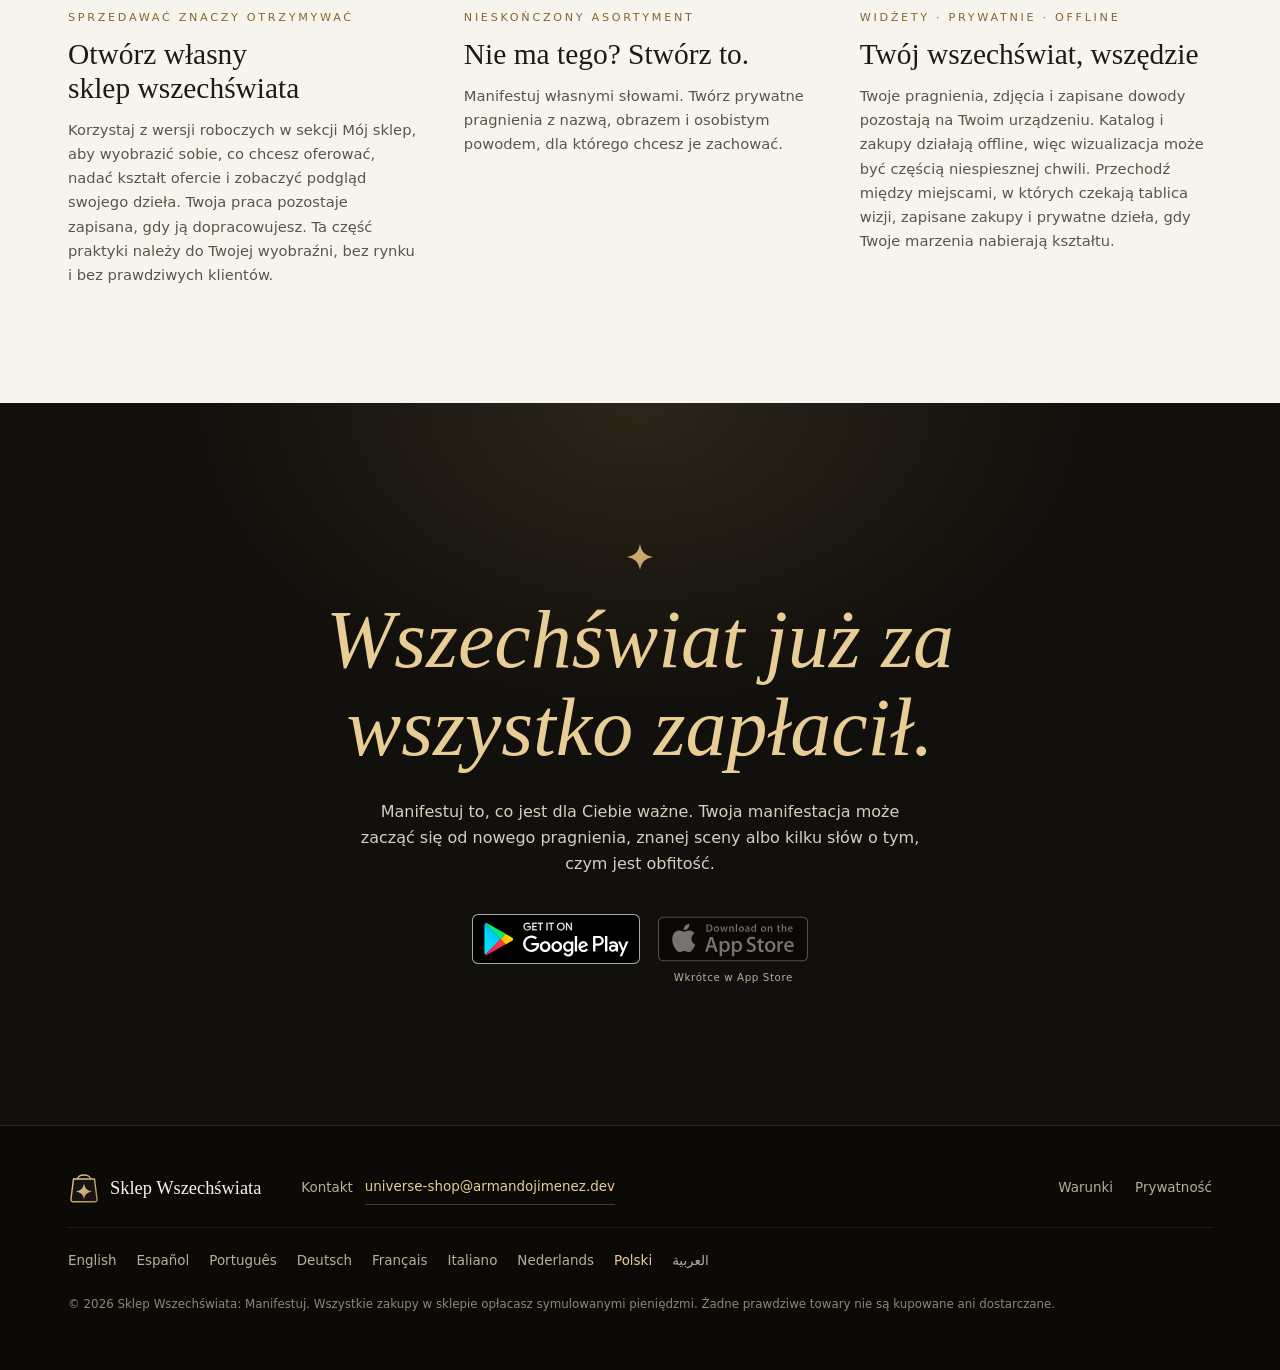
<file: pl/index.html>
<!doctype html>
<html lang="pl" dir="ltr" data-app-slug="universe-shop" data-langs="en,es,pt-BR,de,fr,it,nl,pl,ar">
<head>
  <meta charset="utf-8">
  <meta name="viewport" content="width=device-width, initial-scale=1">
  <title>Sklep Wszechświata: Manifestuj</title>
  <meta name="description" content="Manifestacja staje się miejscem, które możesz odwiedzać. Odkrywaj wymarzone życie przez wyobrażone zakupy, a pomogą Ci w tym wizualizacja i osobista tablica wizji.">
  <link rel="canonical" href="https://armandojimenez.dev/universe-shop/pl/">
  <link rel="alternate" hreflang="en" href="https://armandojimenez.dev/universe-shop/">
  <link rel="alternate" hreflang="es" href="https://armandojimenez.dev/universe-shop/es/">
  <link rel="alternate" hreflang="pt-BR" href="https://armandojimenez.dev/universe-shop/pt-br/">
  <link rel="alternate" hreflang="de" href="https://armandojimenez.dev/universe-shop/de/">
  <link rel="alternate" hreflang="fr" href="https://armandojimenez.dev/universe-shop/fr/">
  <link rel="alternate" hreflang="it" href="https://armandojimenez.dev/universe-shop/it/">
  <link rel="alternate" hreflang="nl" href="https://armandojimenez.dev/universe-shop/nl/">
  <link rel="alternate" hreflang="pl" href="https://armandojimenez.dev/universe-shop/pl/">
  <link rel="alternate" hreflang="ar" href="https://armandojimenez.dev/universe-shop/ar/">
  <link rel="alternate" hreflang="x-default" href="https://armandojimenez.dev/universe-shop/">
  <meta property="og:type" content="website">
  <meta property="og:site_name" content="Sklep Wszechświata">
  <meta property="og:title" content="Sklep Wszechświata: Manifestuj">
  <meta property="og:description" content="Manifestacja i tablica wizji: kupuj wymarzone życie za symulowane pieniądze.">
  <meta property="og:url" content="https://armandojimenez.dev/universe-shop/pl/">
  <meta property="og:locale" content="pl_PL">
  <meta property="og:image" content="https://armandojimenez.dev/universe-shop/assets/og/pl.jpg">
  <meta property="og:image:type" content="image/jpeg">
  <meta property="og:image:width" content="1024">
  <meta property="og:image:height" content="500">
  <meta property="og:image:alt" content="Kup życie, które manifestujesz">
  <meta name="twitter:card" content="summary_large_image">
  <meta name="twitter:title" content="Sklep Wszechświata: Manifestuj">
  <meta name="twitter:description" content="Manifestacja i tablica wizji: kupuj wymarzone życie za symulowane pieniądze.">
  <meta name="twitter:image" content="https://armandojimenez.dev/universe-shop/assets/og/pl.jpg">
  <meta name="theme-color" content="#12100C">
  <link rel="icon" href="../assets/favicon.svg" type="image/svg+xml">
  <link rel="icon" href="../assets/favicon.png" sizes="48x48" type="image/png">
  <link rel="apple-touch-icon" href="../assets/apple-touch-icon.png">
  <link rel="preload" href="../assets/fonts/BodoniModa.woff2" as="font" type="font/woff2" crossorigin>
  <link rel="preload" href="../assets/fonts/Sora.woff2" as="font" type="font/woff2" crossorigin>
  <link rel="preload" as="image" href="../assets/hero.webp" imagesrcset="../assets/hero-800.webp 800w, ../assets/hero.webp 1600w" imagesizes="100vw" fetchpriority="high">
  <link rel="stylesheet" href="../style.css?v=ee47885c96">
  <script type="application/ld+json">
{
  "@context": "https://schema.org",
  "@type": "MobileApplication",
  "name": "Sklep Wszechświata: Manifestuj",
  "alternateName": "Sklep Wszechświata",
  "description": "Manifestacja staje się miejscem, które możesz odwiedzać. Odkrywaj wymarzone życie przez wyobrażone zakupy, a pomogą Ci w tym wizualizacja i osobista tablica wizji.",
  "url": "https://armandojimenez.dev/universe-shop/pl/",
  "inLanguage": "pl",
  "applicationCategory": "LifestyleApplication",
  "operatingSystem": "Android",
  "image": "https://armandojimenez.dev/universe-shop/assets/og/pl.jpg",
  "downloadUrl": "https://play.google.com/store/apps/details?id=dev.armandojimenez.universeshop",
  "offers": {
    "@type": "Offer",
    "price": "0",
    "priceCurrency": "USD"
  }
}
  </script>
  <script>document.documentElement.classList.add('js');</script>
</head>
<body>
<a class="skip" href="#main">Przejdź do treści</a>
<p class="announce"><svg class="spark" viewBox="16 21.5 16 16" aria-hidden="true"><path d="M24 21.5C24.9 26.4 27.1 28.6 32 29.5 27.1 30.4 24.9 32.6 24 37.5 23.1 32.6 20.9 30.4 16 29.5 20.9 28.6 23.1 26.4 24 21.5Z"/></svg><span>Wyobrażone pieniądze. Prawdziwa możliwość.</span></p>
<header class="nav" data-nav>
  <a class="brand" href="#top" aria-label="Sklep Wszechświata"><svg class="mark" viewBox="8 10 32 32" aria-hidden="true"><defs><linearGradient id="mk" x1="0" y1="0" x2="1" y2="1"><stop offset="0" stop-color="#E8CD96"/><stop offset="1" stop-color="#B08D57"/></linearGradient></defs><path d="M17.5 17.5C17.5 11.5 30.5 11.5 30.5 17.5" fill="none" stroke="url(#mk)" stroke-width="1.6" stroke-linecap="round"/><path d="M13.5 17L34.5 17 37 37.2Q37.3 39.8 34.6 39.8L13.4 39.8Q10.7 39.8 11 37.2Z" fill="#171310" stroke="url(#mk)" stroke-width="1.4" stroke-linejoin="round"/><path d="M24 21.5C24.9 26.4 27.1 28.6 32 29.5 27.1 30.4 24.9 32.6 24 37.5 23.1 32.6 20.9 30.4 16 29.5 20.9 28.6 23.1 26.4 24 21.5Z" fill="url(#mk)"/></svg><span class="brand__name">Sklep Wszechświata</span></a>
  <nav class="nav__links">
    <a href="#shop">Sklep</a>
    <a href="#wallet">Portfel</a>
  </nav>
  <div class="nav__tools">
    <details class="lang">
      <summary aria-label="Język: Polski"><svg viewBox="0 0 24 24" aria-hidden="true" fill="none" stroke="currentColor" stroke-width="1.4"><circle cx="12" cy="12" r="8.5"/><path d="M3.5 12h17M12 3.5c2.6 2.6 3.8 5.400 3.800 8.500s-1.200 5.900-3.800 8.500c-2.600-2.600-3.800-5.400-3.800-8.500s1.200-5.900 3.800-8.500z"/></svg><span>Polski</span></summary>
      <div class="lang__menu">
        <a href="../" hreflang="en" lang="en">English</a>
        <a href="../es/" hreflang="es" lang="es">Español</a>
        <a href="../pt-br/" hreflang="pt-BR" lang="pt-BR">Português</a>
        <a href="../de/" hreflang="de" lang="de">Deutsch</a>
        <a href="../fr/" hreflang="fr" lang="fr">Français</a>
        <a href="../it/" hreflang="it" lang="it">Italiano</a>
        <a href="../nl/" hreflang="nl" lang="nl">Nederlands</a>
        <a href="../pl/" hreflang="pl" lang="pl" aria-current="page">Polski</a>
        <a href="../ar/" hreflang="ar" lang="ar">العربية</a>
      </div>
    </details>
    <a class="chip" href="#wallet" aria-label="Saldo Wszechświata: 2 040 000 $"><bdi data-balance>2 040 000 $</bdi></a>
    <button class="bagbtn" type="button" data-bag-open aria-label="Twoja torba"><svg viewBox="0 0 24 24" aria-hidden="true" fill="none" stroke="currentColor" stroke-width="1.5" stroke-linecap="round" stroke-linejoin="round"><path d="M8.5 8V6.5a3.5 3.5 0 0 1 7 0V8"/><path d="M5.5 8h13l1 12.5h-15z"/></svg><span class="bagbtn__count" data-bag-count hidden></span></button>
  </div>
</header>
<main id="main">
  <section class="hero" id="top">
    <img class="hero__bg" src="../assets/hero.webp" srcset="../assets/hero-800.webp 800w, ../assets/hero.webp 1600w" sizes="100vw" alt="" width="1600" height="1067" fetchpriority="high">
    <div class="hero__in wrap">
      <div class="hero__copy">
        <p class="kicker"><svg class="spark" viewBox="16 21.5 16 16" aria-hidden="true"><path d="M24 21.5C24.9 26.4 27.1 28.6 32 29.5 27.1 30.4 24.9 32.6 24 37.5 23.1 32.6 20.9 30.4 16 29.5 20.9 28.6 23.1 26.4 24 21.5Z"/></svg>SKLEP WSZECHŚWIATA</p>
        <h1 style="--fit:0.947">Kup życie,<br>które manifestujesz</h1>
        <p class="lede">Manifestacja staje się miejscem, które możesz odwiedzać. Odkrywaj wymarzone życie przez wyobrażone zakupy, a pomogą Ci w tym wizualizacja i osobista tablica wizji.</p>
      </div>
      <div class="hero__stage">
        <span class="device"><img class="phone" src="../assets/screens/pl/buy.webp" width="660" height="1203" alt="Sklep Wszechświata: Sklep" decoding="async"></span>
        <div class="pop pop--a" aria-hidden="true"><img src="../assets/shop/us-water-001.webp" width="720" height="480" alt="" decoding="async" fetchpriority="low"><span class="pop__name">Superjacht 42 m</span><bdi class="pop__price">29&nbsp;mln&nbsp;$</bdi></div>
        <div class="pop pop--b" aria-hidden="true"><img src="../assets/shop/us-voyage-004.webp" width="720" height="480" alt="" decoding="async" fetchpriority="low"><span class="pop__name">Willa na Bali · 30 nocy</span><bdi class="pop__price">96&nbsp;000&nbsp;$</bdi></div>
        <p class="pop pop--c" aria-hidden="true"><i></i>Dodano · płaci wszechświat</p>
      </div>
      <div class="hero__get">
        <div class="badges"><a class="store-badge" data-store="google" href="https://play.google.com/store/apps/details?id=dev.armandojimenez.universeshop" target="_blank" rel="noopener"><img src="../assets/google-play-badge.svg" alt="Pobierz z Google Play" width="168" height="50"></a><span class="store-badge store-badge--soon" data-store="apple" aria-disabled="true"><img src="../assets/app-store-badge.svg" alt="Wkrótce w App Store" width="150" height="50"><span class="store-badge__soon-label">Wkrótce w App Store</span></span></div>
        <p class="fine">Wszystkie zakupy w sklepie opłacasz symulowanymi pieniędzmi. Żadne prawdziwe towary nie są kupowane ani dostarczane.</p>
      </div>
    </div>
  </section>
  <section class="shelf" id="shop">
    <div class="wrap">
      <header class="shelf__head">
        <h2>Każdy rodzaj możliwości</h2>
        <p>Wybierz dom nad oceanem, podróż, o której wciąż myślisz, albo swobodę przeżywania dni po swojemu. Sklep Wszechświata daje tym pragnieniom scenerię, fotografię i uczucie, do którego możesz wracać.</p>
      </header>
      <div class="shelf__grid">
      <article class="piece piece--lead" data-id="us-home-002">
        <div class="piece__art"><img src="../assets/shop/us-home-002.webp" width="720" height="480" alt="Redakcyjne zdjęcie nowoczesnej posiadłości w Beverly Hills: szklane ściany, jasny kamień, zagospodarowany dziedziniec i zmierzch; bez rozpoznawalnych osób." loading="lazy" decoding="async"></div>
        <div class="piece__over">
          <p class="kicker">Dzisiejsza manifestacja</p>
          <h3>Nowoczesna posiadłość w Beverly Hills</h3>
          <p class="piece__sub">Posiadłość ze szkła i kamienia z przestronnymi pokojami do przyjmowania gości</p>
          <div class="piece__row"><bdi class="price">14,2 mln $</bdi><button class="add" type="button" data-add="us-home-002">Dodaj do torby</button></div>
        </div>
      </article>
      <article class="piece" data-id="us-air-001">
        <div class="piece__art"><img src="../assets/shop/us-air-001.webp" width="720" height="480" alt="Długi biało-granatowy odrzutowiec prywatny z dziesięcioma owalnymi oknami kabiny, silnikami przy kadłubie z tyłu i skośnymi skrzydłami na alpejskim pasie startowym o wschodzie słońca." loading="lazy" decoding="async"></div>
        <h3>Odrzutowiec G700</h3>
        <p class="piece__sub">Wyobrażona podróż dalekiego zasięgu w spokojnej kabinie i z czasem dla siebie</p>
        <div class="piece__row"><bdi class="price">78 mln $</bdi><button class="add" type="button" data-add="us-air-001">Dodaj do torby</button></div>
      </article>
      <article class="piece" data-id="us-car-003">
        <div class="piece__art"><img src="../assets/shop/us-car-003.webp" width="720" height="480" alt="Realistyczne redakcyjne zdjęcie grand tourera Aston Martin DB12 na wiosennej drodze, widok z przodu pod kątem trzech czwartych; bez osób i wymyślonych emblematów." loading="lazy" decoding="async"></div>
        <h3>Aston DB12</h3>
        <p class="piece__sub">Grand tourer na miejskie wieczory i długie wiosenne drogi</p>
        <div class="piece__row"><bdi class="price">425 000 $</bdi><button class="add" type="button" data-add="us-car-003">Dodaj do torby</button></div>
      </article>
      <article class="piece" data-id="us-water-001">
        <div class="piece__art"><img src="../assets/shop/us-water-001.webp" width="720" height="480" alt="Redakcyjne zdjęcie z lotu ptaka i z poziomu wody: realistyczny superjacht długości 42 metrów na spokojnym śródziemnomorskim kotwicowisku, zacieniony pokład rufowy, bez osób." loading="lazy" decoding="async"></div>
        <h3>Superjacht 42 m</h3>
        <p class="piece__sub">Pełnowymiarowy jacht na długie dni u wybrzeża i ciche noce</p>
        <div class="piece__row"><bdi class="price">29 mln $</bdi><button class="add" type="button" data-add="us-water-001">Dodaj do torby</button></div>
      </article>
      <article class="piece" data-id="us-voyage-004">
        <div class="piece__art"><img src="../assets/shop/us-voyage-004.webp" width="720" height="480" alt="Bujna, redakcyjna fotografia balijskiej willi ogrodowej z małym basenem, roślinami tropikalnymi i zacienionym stołem; ciepłe naturalne światło, bez osób." loading="lazy" decoding="async"></div>
        <h3>Miesiąc w willi na Bali</h3>
        <p class="piece__sub">Trzydzieści nocy z ogrodem, małym basenem i przestrzenią na zmianę rytmu</p>
        <div class="piece__row"><bdi class="price">96 000 $</bdi><button class="add" type="button" data-add="us-voyage-004">Dodaj do torby</button></div>
      </article>
      <article class="piece" data-id="us-jewel-004">
        <div class="piece__art"><img src="../assets/shop/us-jewel-004.webp" width="720" height="480" alt="Dyskretne redakcyjne makro pojedynczej perłowej kropli w delikatnej złotej oprawie na lnie, obok odręcznej notatki; bez marki i deklaracji klasy." loading="lazy" decoding="async"></div>
        <h3>Perłowa kropla</h3>
        <p class="piece__sub">Dyskretna perła i złoto na kolację, do listu lub na prezent</p>
        <div class="piece__row"><bdi class="price">1 950 $</bdi><button class="add" type="button" data-add="us-jewel-004">Dodaj do torby</button></div>
      </article>
      <article class="piece" data-id="us-art-004">
        <div class="piece__art"><img src="../assets/shop/us-art-004.webp" width="720" height="480" alt="Jazda konna o świcie przy łące i sosnowym lesie, spokojny koń, skórzane wyposażenie i lekka mgła; dokumentalny, redakcyjny charakter, bez rozpoznawalności jeźdźca ani oznaczeń marki." loading="lazy" decoding="async"></div>
        <h3>Sezon konny</h3>
        <p class="piece__sub">Dwanaście miesięcy spokojnych przejażdżek szlakiem i mała wiejska siodlarnia</p>
        <div class="piece__row"><bdi class="price">85 000 $</bdi><button class="add" type="button" data-add="us-art-004">Dodaj do torby</button></div>
      </article>
      <article class="piece" data-id="us-wellness-003">
        <div class="piece__art"><img src="../assets/shop/us-wellness-003.webp" width="720" height="480" alt="Minimalistyczna czytelnia z oknami na morze, otwartymi okiennicami, lnianym fotelem, biurkiem, jedną książką i widocznym horyzontem; naturalne nadmorskie światło, bez czytelnego tekstu." loading="lazy" decoding="async"></div>
        <h3>Czytelnia nad morzem</h3>
        <p class="piece__sub">Prywatny tydzień z morskim powietrzem, biurkiem i bez powiadomień</p>
        <div class="piece__row"><bdi class="price">1 750 $</bdi><button class="add" type="button" data-add="us-wellness-003">Dodaj do torby</button></div>
      </article>
      <article class="piece" data-id="us-home-006">
        <div class="piece__art"><img src="../assets/shop/us-home-006.webp" width="720" height="480" alt="Spokojne redakcyjne zdjęcie domu z dziedzińcem w Kioto: drewniane przesłony, mech, klon, kamień przyciemniony deszczem i ciepłe światło wnętrza; bez ludzi." loading="lazy" decoding="async"></div>
        <h3>Dziedziniec w Kioto</h3>
        <p class="piece__sub">Niewielki miejski dom skupiony wokół klonu, wody i herbaty</p>
        <div class="piece__row"><bdi class="price">680 000 $</bdi><button class="add" type="button" data-add="us-home-006">Dodaj do torby</button></div>
      </article>
      </div>
      <p class="shelf__note"><svg class="spark" viewBox="16 21.5 16 16" aria-hidden="true"><path d="M24 21.5C24.9 26.4 27.1 28.6 32 29.5 27.1 30.4 24.9 32.6 24 37.5 23.1 32.6 20.9 30.4 16 29.5 20.9 28.6 23.1 26.4 24 21.5Z"/></svg><span>Wszystkie zakupy w sklepie opłacasz symulowanymi pieniędzmi. Żadne prawdziwe towary nie są kupowane ani dostarczane.</span></p>
    </div>
  </section>
  <section class="wallet" id="wallet">
    <div class="wrap wallet__in">
      <div class="wallet__copy">
        <p class="kicker">KAŻDEGO RANKA</p>
        <h2 style="--fit:0.714">Pieniądze przychodzą,<br>gdy śpisz</h2>
        <p>Twój portfel otrzymuje wyobrażoną dzienną pulę. Odbierz ją, przeglądaj we własnym tempie i przejdź pełną ścieżkę zakupu, od Kosmicznej Torby po zamówienie i dostawę. Takie manifestowanie zaprasza Cię do sprawdzenia, czym jest dla Ciebie obfitość. Twoje wymarzone życie może obejmować podróże, twórczą pracę, ważne doświadczenia i czas dla siebie.</p>
        <ol class="steps"><li><span>DZIEŃ 1</span><bdi>1&nbsp;000&nbsp;$</bdi></li><li class="steps__to"><svg class="arrow" viewBox="0 0 14 10" aria-hidden="true" fill="none" stroke="currentColor" stroke-width="1.2" stroke-linecap="round" stroke-linejoin="round"><path d="M1 5h11M8.500 1.500 12 5 8.500 8.500"/></svg></li><li><span>DZIEŃ 30</span><bdi>30&nbsp;000&nbsp;$</bdi></li><li class="steps__to"><svg class="arrow" viewBox="0 0 14 10" aria-hidden="true" fill="none" stroke="currentColor" stroke-width="1.2" stroke-linecap="round" stroke-linejoin="round"><path d="M1 5h11M8.500 1.500 12 5 8.500 8.500"/></svg></li><li><span>DZIEŃ ∞</span><bdi>∞</bdi></li></ol>
      </div>
      <div class="till">
        <p class="till__label">SALDO WSZECHŚWIATA</p>
        <p class="till__amount"><bdi data-balance>2 040 000 $</bdi></p>
        <p class="till__note" data-claim-note aria-live="polite"><i></i><span>Dzień 15 · 15&nbsp;000&nbsp;$ dotarło o świcie</span></p>
        <button class="till__claim" type="button" data-claim>Odbierz 15 000 $</button>
        <p class="till__sim">Wyobrażone pieniądze. Prawdziwa możliwość.</p>
      </div>
      <aside class="wallet__terms">
        <h3>Obfitość na Twoich zasadach</h3>
        <p>Śledź Historię pieniędzy, wybierz walutę, w której chcesz widzieć kwoty, i uporządkuj portfel za pomocą osobistych kart. Kwoty należą do tego wyobrażonego sklepu. Obfitość jest tu twórczym tematem, nigdy inwestycją, saldem bankowym ani obietnicą dochodu. Manifestowanie życia, które chcesz poznać, pozostaje oddzielone od prawdziwych pieniędzy.</p>
      </aside>
    </div>
  </section>
  <section class="windows" id="app">
    <div class="wrap windows__grid">
      <article class="window">
        <div class="window__niche"><span class="device"><img class="phone" src="../assets/screens/pl/real.webp" width="660" height="1188" alt="Sklep Wszechświata: Twoje zasoby" loading="lazy" decoding="async"></span></div>
        <p class="kicker">NAUCZ UMYSŁ TEGO OCZEKIWAĆ</p>
        <h2>To wydaje się całkiem prawdziwe</h2>
        <p>Zachowaj potwierdzenie i certyfikat jako część osobistej kolekcji. Ściana dowodów zbiera zakupy i uczucia, które zapisujesz. Wracaj, gdy potrzebna Ci wizualizacja, czytaj zachowane słowa albo eksportuj wybrane dowody, aby świadomie się nimi dzielić.</p>
      </article>
      <article class="window">
        <div class="window__niche"><span class="device"><img class="phone" src="../assets/screens/pl/board.webp" width="660" height="1203" alt="Sklep Wszechświata: TABLICA WIZJI" loading="lazy" decoding="async"></span></div>
        <p class="kicker">TWOJA TABLICA WIZJI</p>
        <h2>Patrz na to codziennie. To już Twoje.</h2>
        <p>Zapisuj pragnienia, które do Ciebie przemawiają, i układaj je w kolejności, która wydaje Ci się właściwa. Tablica wizji pokazuje wymarzone życie w jednym miejscu, a zapisane pragnienie możesz otworzyć i obejrzeć z bliska. Twoja mapa marzeń może pomieścić uczucie domu, fakturę przedmiotu albo radość czekania na podróż. Dodawaj własne zdjęcia do prywatnych pragnień, gdy obraz jest osobisty.</p>
      </article>
      <article class="window">
        <div class="window__niche"><span class="device"><img class="phone" src="../assets/screens/pl/ritual.webp" width="660" height="1125" alt="Sklep Wszechświata: POCZUJ, ŻE TO PRAWDZIWE" loading="lazy" decoding="async"></span></div>
        <p class="kicker">68 SEKUND DZIENNIE</p>
        <h2>Rytuał, którego umysł nie zignoruje</h2>
        <p>Po symulowanym zakupie zatrzymaj się na chwilę. Cicha wizualizacja pomaga zapisać, jak się z tym czujesz. Zapisz własnymi słowami swoje pragnienie i manifestuj je, wracając do sceny związanej z zakupem. Każda wizualizacja pozostaje połączona z pragnieniem, które samodzielnie wybierasz.</p>
      </article>
      <article class="window">
        <div class="window__niche"><span class="device"><img class="phone" src="../assets/screens/pl/store.webp" width="660" height="1172" alt="Sklep Wszechświata: Mój sklep" loading="lazy" decoding="async"></span></div>
        <p class="kicker">SPRZEDAWAĆ ZNACZY OTRZYMYWAĆ</p>
        <h2>Otwórz własny sklep wszechświata</h2>
        <p>Korzystaj z wersji roboczych w sekcji Mój sklep, aby wyobrazić sobie, co chcesz oferować, nadać kształt ofercie i zobaczyć podgląd swojego dzieła. Twoja praca pozostaje zapisana, gdy ją dopracowujesz. Ta część praktyki należy do Twojej wyobraźni, bez rynku i bez prawdziwych klientów.</p>
      </article>
      <article class="window">
        <div class="window__niche"><span class="device"><img class="phone" src="../assets/screens/pl/create.webp" width="660" height="1172" alt="Sklep Wszechświata: NOWE PRAGNIENIE" loading="lazy" decoding="async"></span></div>
        <p class="kicker">NIESKOŃCZONY ASORTYMENT</p>
        <h2>Nie ma tego? Stwórz to.</h2>
        <p>Manifestuj własnymi słowami. Twórz prywatne pragnienia z nazwą, obrazem i osobistym powodem, dla którego chcesz je zachować.</p>
      </article>
      <article class="window">
        <div class="window__niche"><span class="device"><img class="phone" src="../assets/screens/pl/everywhere.webp" width="660" height="1203" alt="Sklep Wszechświata: Twój wszechświat na pierwszy rzut oka" loading="lazy" decoding="async"></span></div>
        <p class="kicker">WIDŻETY · PRYWATNIE · OFFLINE</p>
        <h2>Twój wszechświat, wszędzie</h2>
        <p>Twoje pragnienia, zdjęcia i zapisane dowody pozostają na Twoim urządzeniu. Katalog i zakupy działają offline, więc wizualizacja może być częścią niespiesznej chwili. Przechodź między miejscami, w których czekają tablica wizji, zapisane zakupy i prywatne dzieła, gdy Twoje marzenia nabierają kształtu.</p>
      </article>
    </div>
  </section>
  <section class="closing" id="get">
    <div class="wrap">
      <svg class="spark" viewBox="16 21.5 16 16" aria-hidden="true"><path d="M24 21.5C24.9 26.4 27.1 28.6 32 29.5 27.1 30.4 24.9 32.6 24 37.5 23.1 32.6 20.9 30.4 16 29.5 20.9 28.6 23.1 26.4 24 21.5Z"/></svg>
      <h2>Wszechświat już za wszystko zapłacił.</h2>
      <p>Manifestuj to, co jest dla Ciebie ważne. Twoja manifestacja może zacząć się od nowego pragnienia, znanej sceny albo kilku słów o tym, czym jest obfitość.</p>
      <div class="badges"><a class="store-badge" data-store="google" href="https://play.google.com/store/apps/details?id=dev.armandojimenez.universeshop" target="_blank" rel="noopener"><img src="../assets/google-play-badge.svg" alt="Pobierz z Google Play" width="168" height="50"></a><span class="store-badge store-badge--soon" data-store="apple" aria-disabled="true"><img src="../assets/app-store-badge.svg" alt="Wkrótce w App Store" width="150" height="50"><span class="store-badge__soon-label">Wkrótce w App Store</span></span></div>
    </div>
  </section>
</main>
<footer class="foot">
  <div class="wrap foot__in">
    <div class="foot__brand"><svg class="mark" viewBox="8 10 32 32" aria-hidden="true"><defs><linearGradient id="mk" x1="0" y1="0" x2="1" y2="1"><stop offset="0" stop-color="#E8CD96"/><stop offset="1" stop-color="#B08D57"/></linearGradient></defs><path d="M17.5 17.5C17.5 11.5 30.5 11.5 30.5 17.5" fill="none" stroke="url(#mk)" stroke-width="1.6" stroke-linecap="round"/><path d="M13.5 17L34.5 17 37 37.2Q37.3 39.8 34.6 39.8L13.4 39.8Q10.7 39.8 11 37.2Z" fill="#171310" stroke="url(#mk)" stroke-width="1.4" stroke-linejoin="round"/><path d="M24 21.5C24.9 26.4 27.1 28.6 32 29.5 27.1 30.4 24.9 32.6 24 37.5 23.1 32.6 20.9 30.4 16 29.5 20.9 28.6 23.1 26.4 24 21.5Z" fill="url(#mk)"/></svg><span>Sklep Wszechświata</span></div>
    <div class="foot__contact">
      <span>Kontakt</span>
      <button type="button" data-copy-email="universe-shop@armandojimenez.dev" aria-label="Skopiuj adres e-mail: universe-shop@armandojimenez.dev">universe-shop@armandojimenez.dev</button>
    </div>
    <nav class="foot__links">
      <a href="https://armandojimenez.dev/apps/universe-shop/terms.html?lang=pl">Warunki</a>
      <a href="https://armandojimenez.dev/apps/universe-shop/privacy-policy.html?lang=pl">Prywatność</a>
    </nav>
    <nav class="foot__langs" aria-label="Język">
      <a href="../" hreflang="en" lang="en">English</a>
      <a href="../es/" hreflang="es" lang="es">Español</a>
      <a href="../pt-br/" hreflang="pt-BR" lang="pt-BR">Português</a>
      <a href="../de/" hreflang="de" lang="de">Deutsch</a>
      <a href="../fr/" hreflang="fr" lang="fr">Français</a>
      <a href="../it/" hreflang="it" lang="it">Italiano</a>
      <a href="../nl/" hreflang="nl" lang="nl">Nederlands</a>
      <a href="../pl/" hreflang="pl" lang="pl" aria-current="page">Polski</a>
      <a href="../ar/" hreflang="ar" lang="ar">العربية</a>
    </nav>
    <p class="foot__legal">© 2026 Sklep Wszechświata: Manifestuj. Wszystkie zakupy w sklepie opłacasz symulowanymi pieniędzmi. Żadne prawdziwe towary nie są kupowane ani dostarczane.</p>
  </div>
</footer>
<dialog class="bag" id="bag" aria-labelledby="bag-title">
  <button class="bag__close" type="button" data-bag-close aria-label="Zamknij"><svg viewBox="0 0 24 24" aria-hidden="true" fill="none" stroke="currentColor" stroke-width="1.5" stroke-linecap="round"><path d="M6 6l12 12M18 6 6 18"/></svg></button>
  <div class="bag__view" data-view="bag">
    <h2 id="bag-title">Twoja torba</h2>
    <div class="bag__empty" data-empty>
      <p class="bag__emptytitle">Na razie pusto.</p>
      <p>Czego pragniesz? Zasoby są nieograniczone i wszystko jest dostępne.</p>
      <button class="btn" type="button" data-bag-start>ZACZNIJ PRAGNĄĆ</button>
    </div>
    <div data-full hidden>
      <ul class="bag__items" data-items></ul>
      <dl class="bag__sums">
        <div><dt>Razem</dt><dd><bdi data-total></bdi></dd></div>
        <div><dt>Saldo Wszechświata</dt><dd><bdi data-available></bdi></dd></div>
        <div data-provision-row hidden><dt>Dar Wszechświata</dt><dd><bdi data-provision></bdi></dd></div>
      </dl>
      <p class="bag__help" data-provision-help hidden>Brakująca kwota zostanie pokryta wyobrażonymi pieniędzmi. Nie pobieramy prawdziwej płatności.</p>
      <button class="btn btn--gold" type="button" data-place></button>
      <p class="bag__fine">Spełnia Wszechświat · Zwroty nie są potrzebne</p>
    </div>
  </div>
  <div class="bag__view" data-view="certificate" hidden>
    <p class="cert__placed"><svg class="spark" viewBox="16 21.5 16 16" aria-hidden="true"><path d="M24 21.5C24.9 26.4 27.1 28.6 32 29.5 27.1 30.4 24.9 32.6 24 37.5 23.1 32.6 20.9 30.4 16 29.5 20.9 28.6 23.1 26.4 24 21.5Z"/></svg>Złożono zamówienie</p>
    <div class="cert" tabindex="-1" data-cert>
      <p class="cert__heading">DOWÓD WŁASNOŚCI</p>
      <h2 class="cert__title">Certyfikat<br>własności</h2>
      <p>Niniejszym potwierdza się, że</p>
      <p class="cert__owner">Ty</p>
      <p>masz pełne prawo własności do</p>
      <p class="cert__items" data-cert-items></p>
      <p>w tej i każdej innej linii czasu.</p>
      <p class="cert__date">Odebrano w czasie teraźniejszym dnia <time data-cert-date></time></p>
      <p class="cert__seal"><svg class="mark" viewBox="8 10 32 32" aria-hidden="true"><defs><linearGradient id="mk" x1="0" y1="0" x2="1" y2="1"><stop offset="0" stop-color="#E8CD96"/><stop offset="1" stop-color="#B08D57"/></linearGradient></defs><path d="M17.5 17.5C17.5 11.5 30.5 11.5 30.5 17.5" fill="none" stroke="url(#mk)" stroke-width="1.6" stroke-linecap="round"/><path d="M13.5 17L34.5 17 37 37.2Q37.3 39.8 34.6 39.8L13.4 39.8Q10.7 39.8 11 37.2Z" fill="#171310" stroke="url(#mk)" stroke-width="1.4" stroke-linejoin="round"/><path d="M24 21.5C24.9 26.4 27.1 28.6 32 29.5 27.1 30.4 24.9 32.6 24 37.5 23.1 32.6 20.9 30.4 16 29.5 20.9 28.6 23.1 26.4 24 21.5Z" fill="url(#mk)"/></svg><span>ZAPIECZĘTOWANO</span></p>
    </div>
    <blockquote class="cert__say" data-cert-say></blockquote>
    <p class="cert__paid">Wszechświat już za wszystko zapłacił.</p>
    <div class="cert__get"><a class="store-badge" data-store="google" href="https://play.google.com/store/apps/details?id=dev.armandojimenez.universeshop" target="_blank" rel="noopener"><img src="../assets/google-play-badge.svg" alt="Pobierz z Google Play" width="168" height="50"></a></div>
    <button class="btn btn--line" type="button" data-bag-start>KONTYNUUJ ZAKUPY</button>
  </div>
</dialog>
<p class="toast" role="status" aria-live="polite" data-toast></p>
<div class="snackbar" role="status" aria-live="polite"></div>
<script>window.LANDING_STRINGS = {"copied":"Skopiowano adres e-mail."}; window.SHOP = {"lang":"pl","money":{"pre":"","group":" ","post":" $"},"balance":2040000,"claim":{"day":15,"amount":15000},"items":{"us-home-002":{"title":"Nowoczesna posiadłość w Beverly Hills","short":"Nowoczesna posiadłość","usd":14200000,"say":"W moim domu każde spotkanie ma przestrzeń, by swobodnie się rozwinąć.","img":"../assets/shop/us-home-002.webp"},"us-air-001":{"title":"Prywatny odrzutowiec G700","short":"Odrzutowiec G700","usd":78000000,"say":"Pokonuję odległość ze spokojem, jasnością myśli i czasem, który wciąż mam w swoich rękach.","img":"../assets/shop/us-air-001.webp"},"us-car-003":{"title":"Aston DB12","short":"Aston DB12","usd":425000,"say":"Pozwalam, by dłuższa droga stała się częścią celu.","img":"../assets/shop/us-car-003.webp"},"us-water-001":{"title":"Superjacht 42 m","short":"Superjacht 42 m","usd":29000000,"say":"Poruszam się z wodą i łagodnie wybieram horyzont.","img":"../assets/shop/us-water-001.webp"},"us-voyage-004":{"title":"Willa na Bali — 30 nocy","short":"Miesiąc w willi na Bali","usd":96000,"say":"Buduję życie, w którym jest miejsce na skupienie i zachwyt.","img":"../assets/shop/us-voyage-004.webp"},"us-jewel-004":{"title":"Perłowa pamiątka w formie kropli","short":"Perłowa kropla","usd":1950,"say":"Pozwalam pięknym rzeczom wędrować przez kochające dłonie.","img":"../assets/shop/us-jewel-004.webp"},"us-art-004":{"title":"Sezon jazdy konnej o świcie","short":"Sezon konny","usd":85000,"say":"Poruszam się przez świat z cierpliwością, zaufaniem i równym rytmem zwierzęcia.","img":"../assets/shop/us-art-004.webp"},"us-wellness-003":{"title":"Nadmorska czytelnia","short":"Czytelnia nad morzem","usd":1750,"say":"Morze daje mi miejsce na czytanie, oddychanie i powrót do siebie.","img":"../assets/shop/us-wellness-003.webp"},"us-home-006":{"title":"Dom z dziedzińcem w Kioto","short":"Dziedziniec w Kioto","usd":680000,"say":"Dostrzegam piękno w tempie zwykłego dnia.","img":"../assets/shop/us-home-006.webp"}},"t":{"add":"Dodaj do torby","view":"ZOBACZ TORBĘ","added":"Dodano · płaci wszechświat","remove":"Usuń {title}","place":"ZŁÓŻ ZAMÓWIENIE · {amount}","received":"Odebrano {amount}. To już Twoje.","claimed":"Dzień 15 · odebrano"}};</script>
<script src="../behavior.js?v=ee47885c96"></script>
<script src="../shop.js?v=ee47885c96" defer></script>
</body>
</html>
</file>
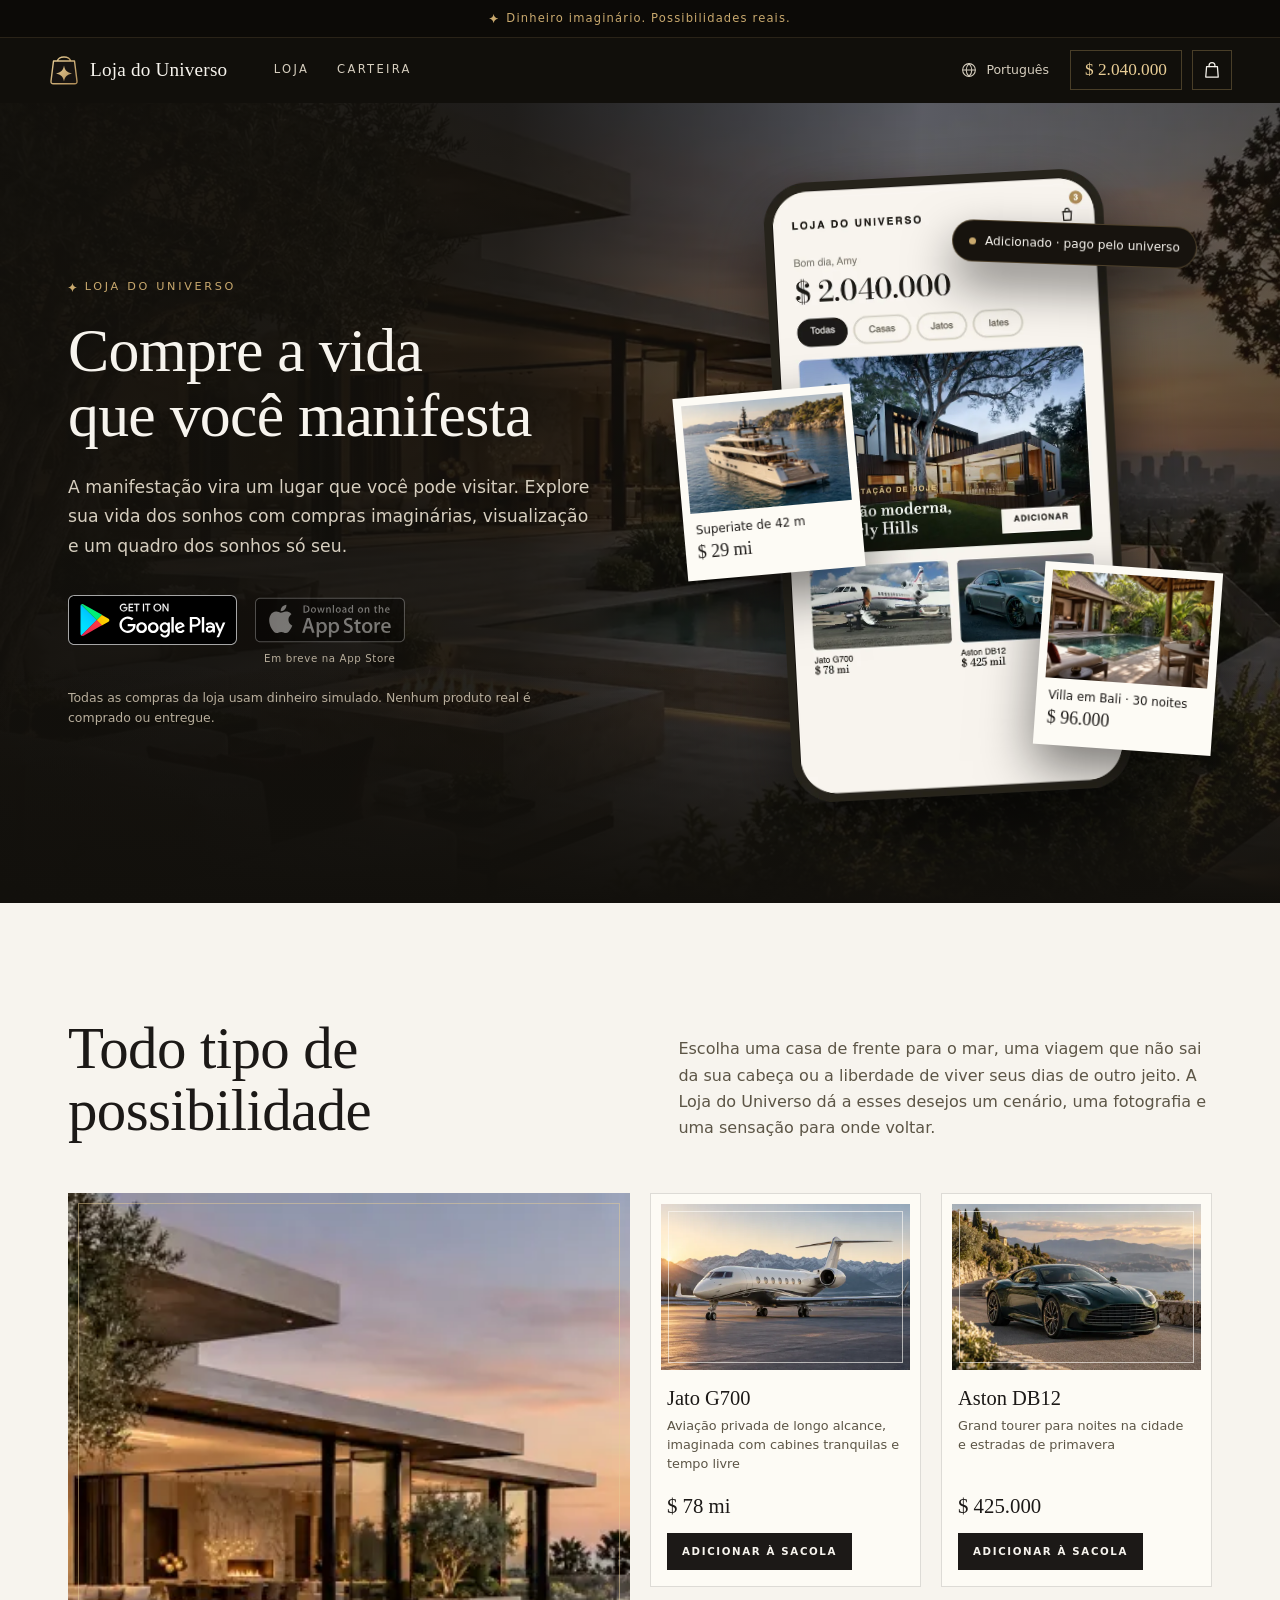
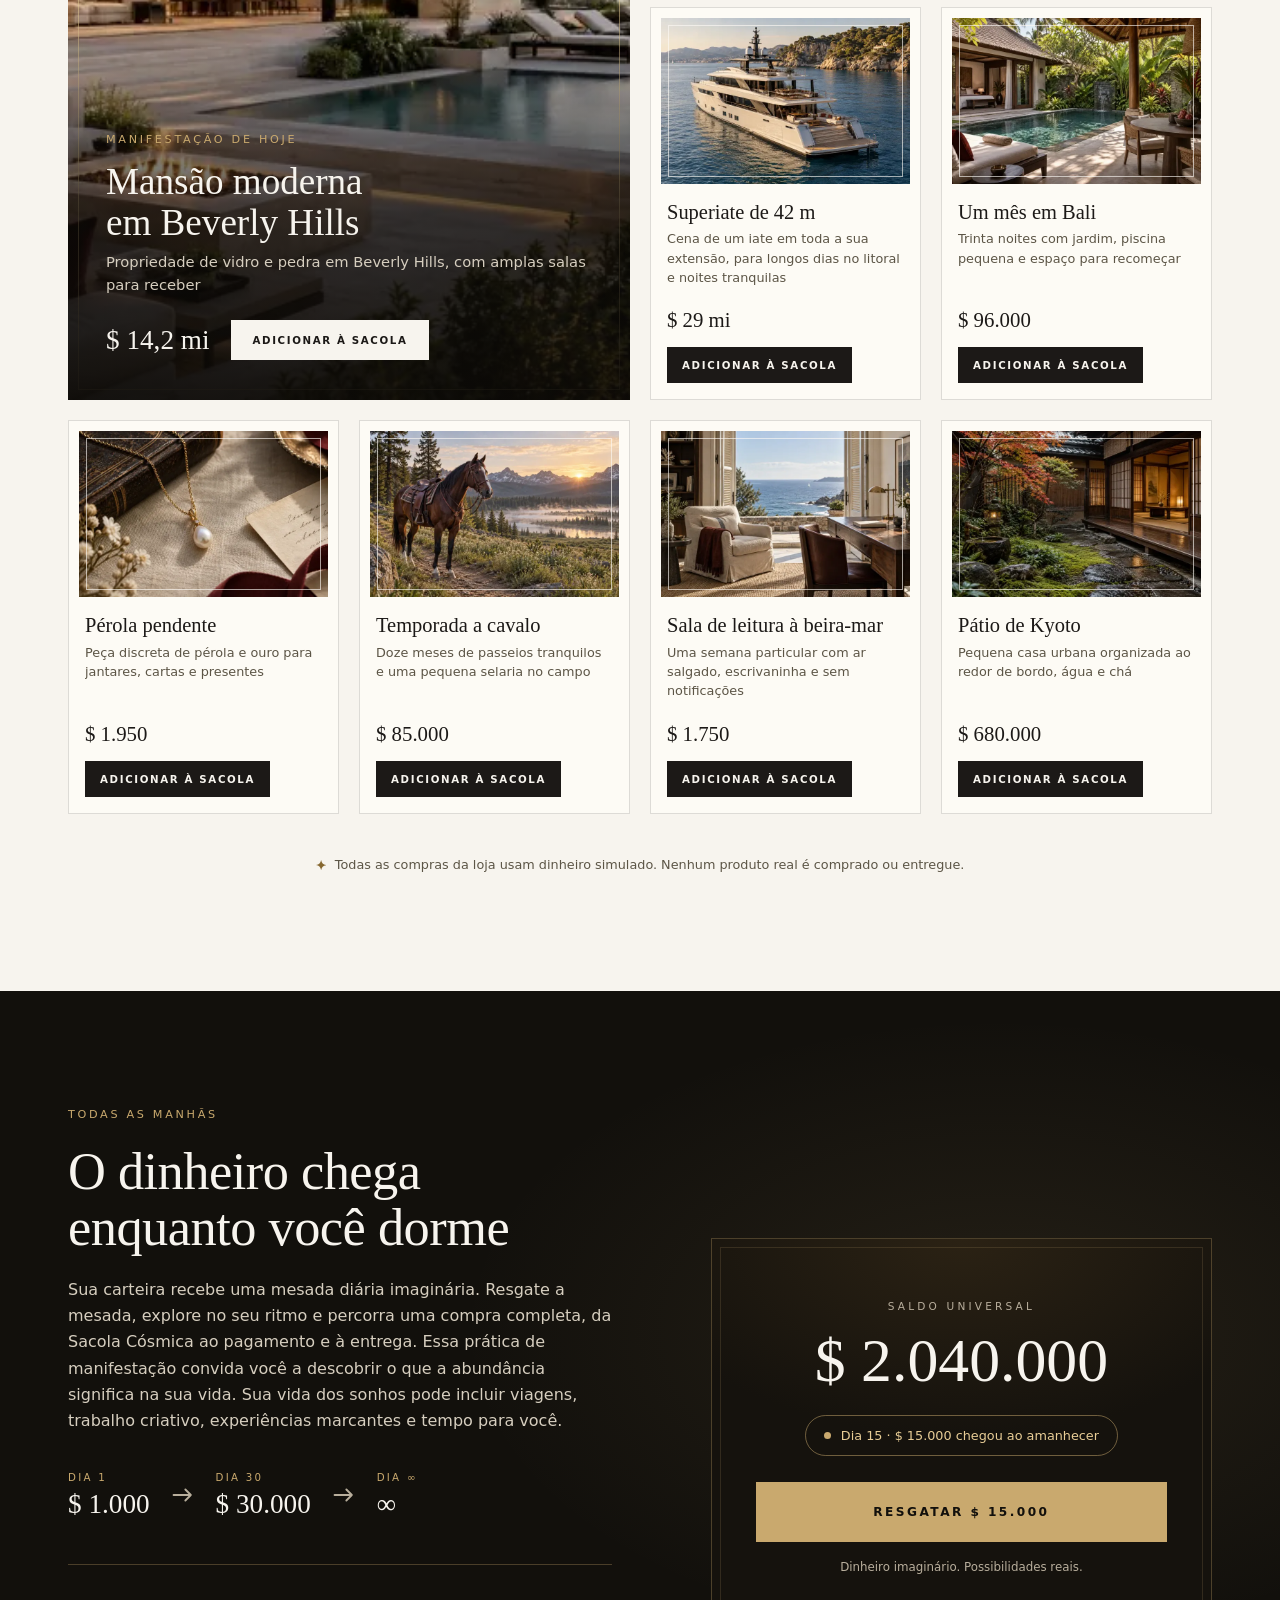
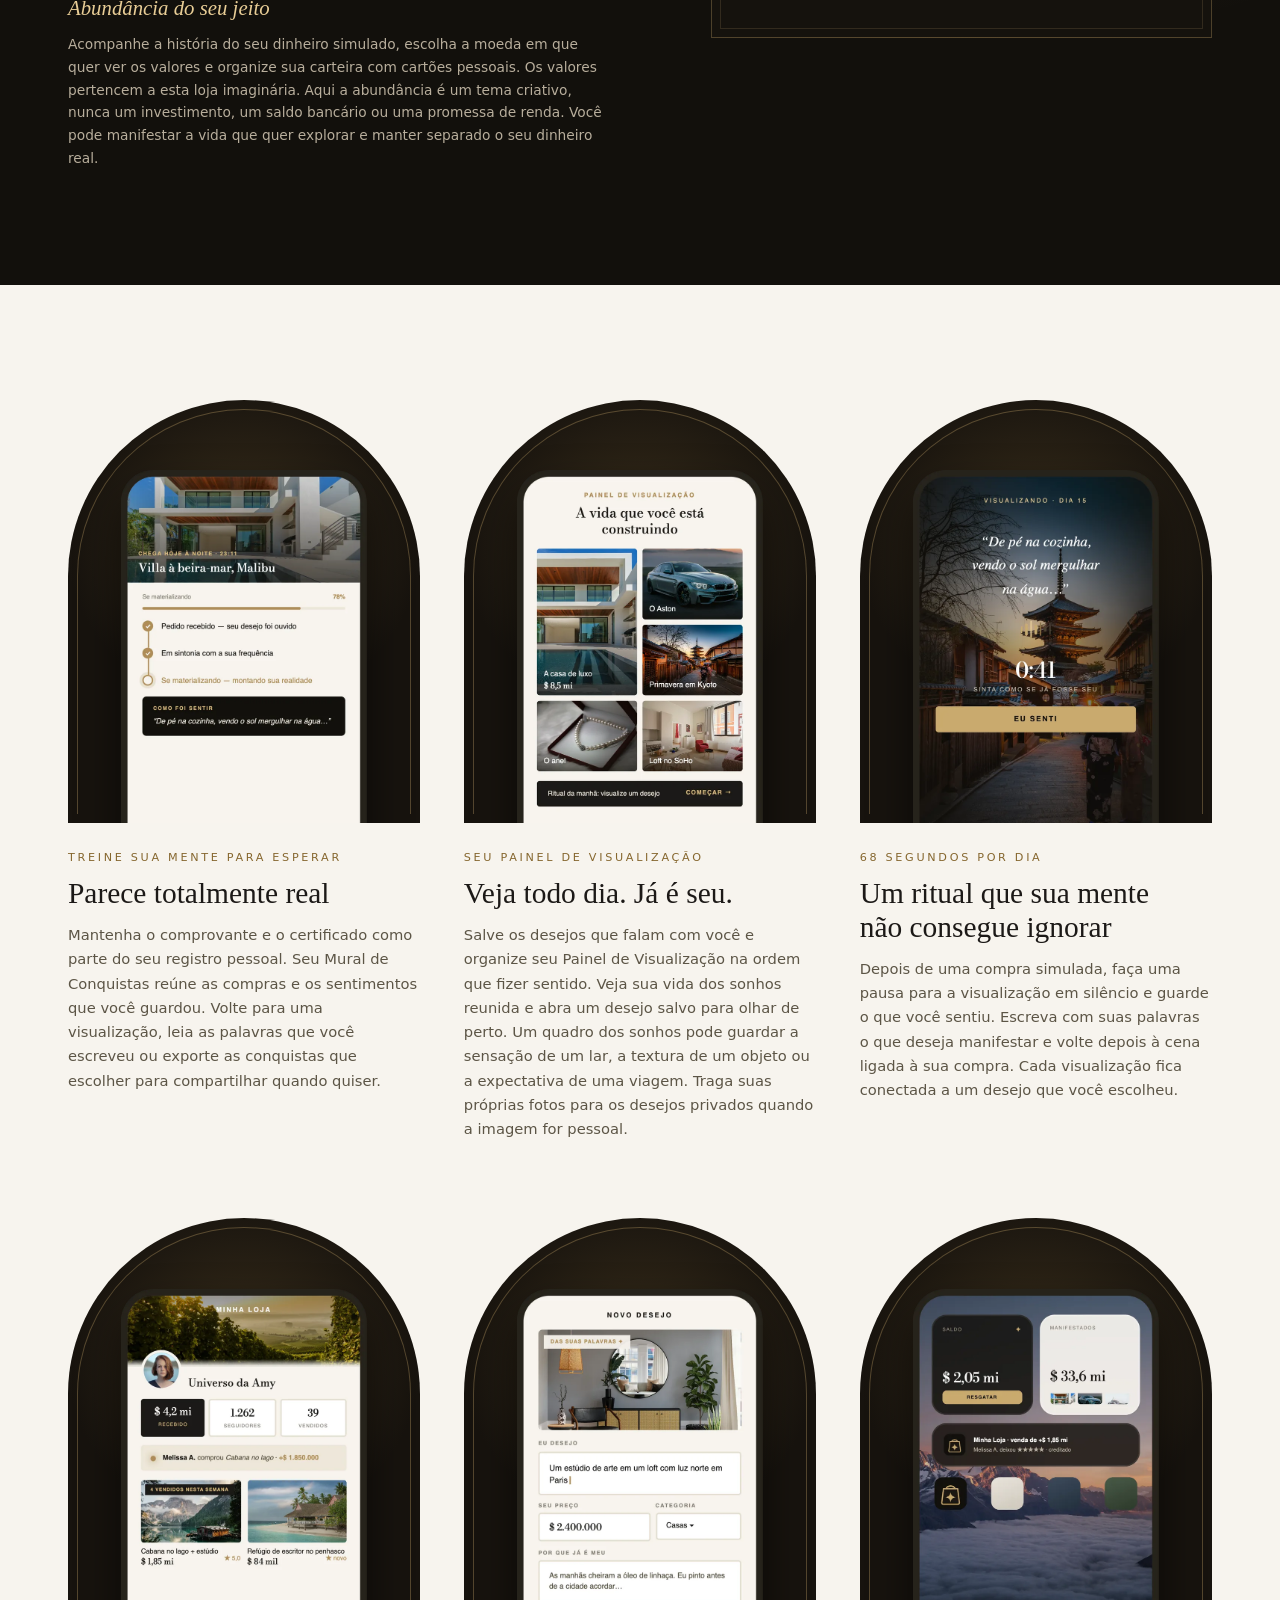
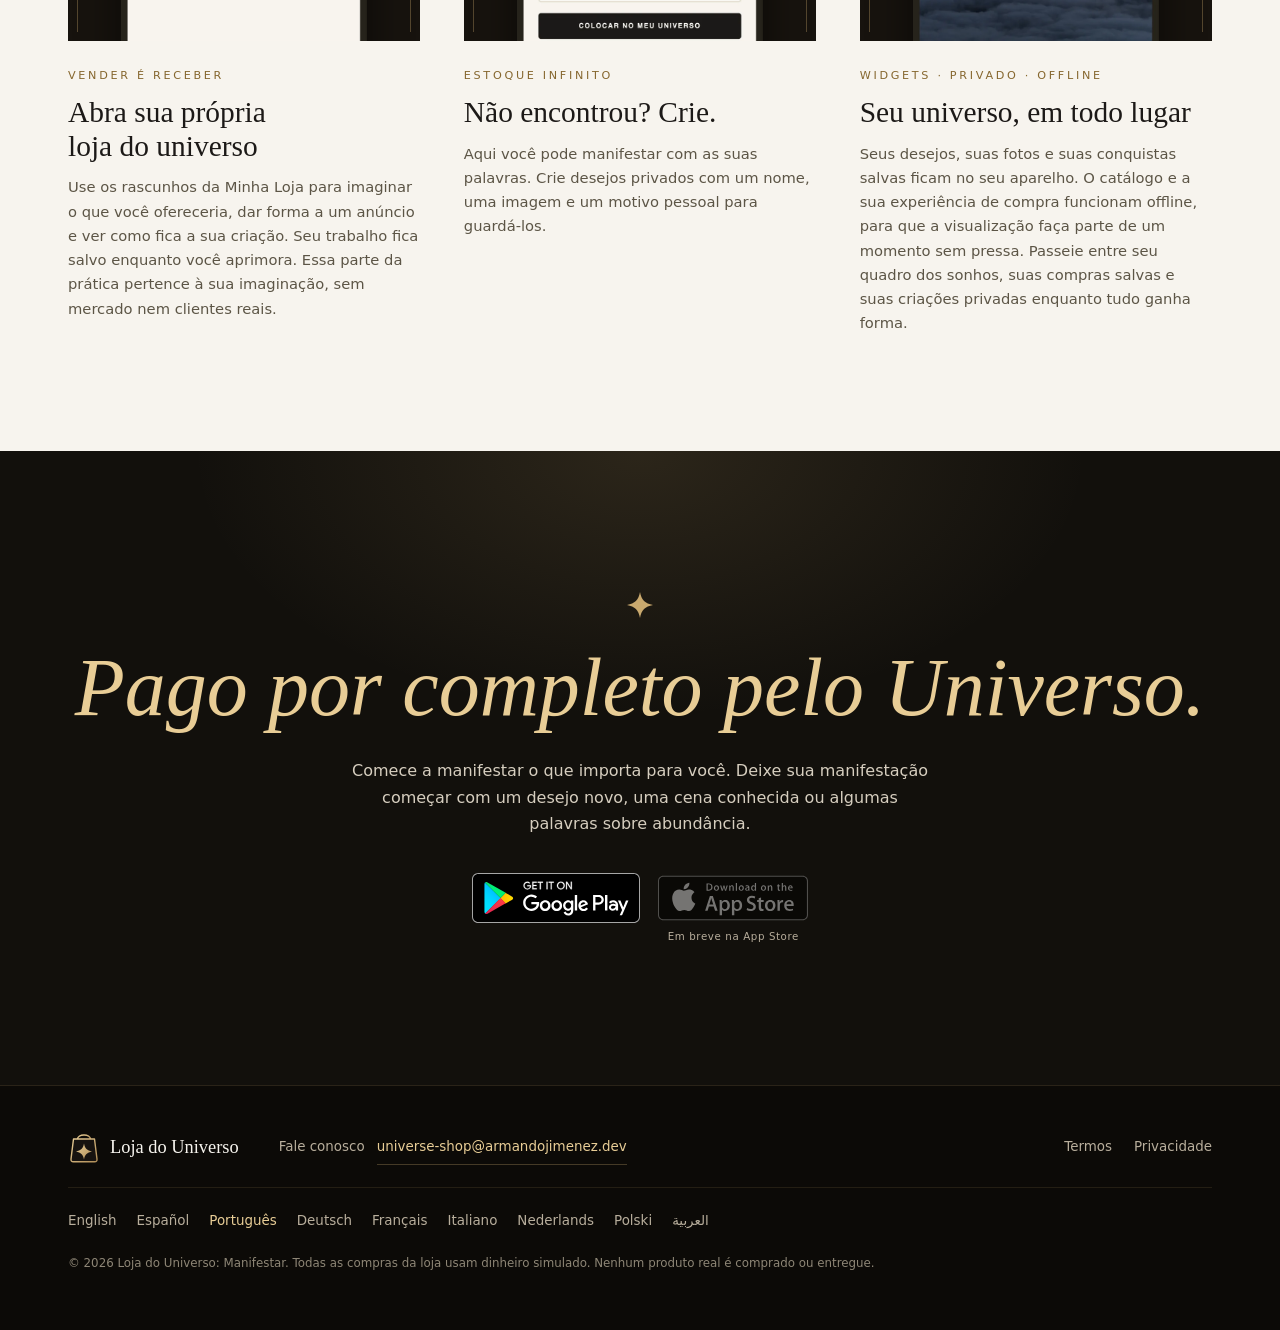
<file: pt-br/index.html>
<!doctype html>
<html lang="pt-BR" dir="ltr" data-app-slug="universe-shop" data-langs="en,es,pt-BR,de,fr,it,nl,pl,ar">
<head>
  <meta charset="utf-8">
  <meta name="viewport" content="width=device-width, initial-scale=1">
  <title>Loja do Universo: Manifestar</title>
  <meta name="description" content="A manifestação vira um lugar que você pode visitar. Explore sua vida dos sonhos com compras imaginárias, visualização e um quadro dos sonhos só seu.">
  <link rel="canonical" href="https://armandojimenez.dev/universe-shop/pt-br/">
  <link rel="alternate" hreflang="en" href="https://armandojimenez.dev/universe-shop/">
  <link rel="alternate" hreflang="es" href="https://armandojimenez.dev/universe-shop/es/">
  <link rel="alternate" hreflang="pt-BR" href="https://armandojimenez.dev/universe-shop/pt-br/">
  <link rel="alternate" hreflang="de" href="https://armandojimenez.dev/universe-shop/de/">
  <link rel="alternate" hreflang="fr" href="https://armandojimenez.dev/universe-shop/fr/">
  <link rel="alternate" hreflang="it" href="https://armandojimenez.dev/universe-shop/it/">
  <link rel="alternate" hreflang="nl" href="https://armandojimenez.dev/universe-shop/nl/">
  <link rel="alternate" hreflang="pl" href="https://armandojimenez.dev/universe-shop/pl/">
  <link rel="alternate" hreflang="ar" href="https://armandojimenez.dev/universe-shop/ar/">
  <link rel="alternate" hreflang="x-default" href="https://armandojimenez.dev/universe-shop/">
  <meta property="og:type" content="website">
  <meta property="og:site_name" content="Loja do Universo">
  <meta property="og:title" content="Loja do Universo: Manifestar">
  <meta property="og:description" content="Manifestar abundância com compras imaginárias. Visualize a vida dos seus sonhos.">
  <meta property="og:url" content="https://armandojimenez.dev/universe-shop/pt-br/">
  <meta property="og:locale" content="pt_BR">
  <meta property="og:image" content="https://armandojimenez.dev/universe-shop/assets/og/pt-br.jpg">
  <meta property="og:image:type" content="image/jpeg">
  <meta property="og:image:width" content="1024">
  <meta property="og:image:height" content="500">
  <meta property="og:image:alt" content="Compre a vida que você manifesta">
  <meta name="twitter:card" content="summary_large_image">
  <meta name="twitter:title" content="Loja do Universo: Manifestar">
  <meta name="twitter:description" content="Manifestar abundância com compras imaginárias. Visualize a vida dos seus sonhos.">
  <meta name="twitter:image" content="https://armandojimenez.dev/universe-shop/assets/og/pt-br.jpg">
  <meta name="theme-color" content="#12100C">
  <link rel="icon" href="../assets/favicon.svg" type="image/svg+xml">
  <link rel="icon" href="../assets/favicon.png" sizes="48x48" type="image/png">
  <link rel="apple-touch-icon" href="../assets/apple-touch-icon.png">
  <link rel="preload" href="../assets/fonts/BodoniModa.woff2" as="font" type="font/woff2" crossorigin>
  <link rel="preload" href="../assets/fonts/Sora.woff2" as="font" type="font/woff2" crossorigin>
  <link rel="preload" as="image" href="../assets/hero.webp" imagesrcset="../assets/hero-800.webp 800w, ../assets/hero.webp 1600w" imagesizes="100vw" fetchpriority="high">
  <link rel="stylesheet" href="../style.css?v=ee47885c96">
  <script type="application/ld+json">
{
  "@context": "https://schema.org",
  "@type": "MobileApplication",
  "name": "Loja do Universo: Manifestar",
  "alternateName": "Loja do Universo",
  "description": "A manifestação vira um lugar que você pode visitar. Explore sua vida dos sonhos com compras imaginárias, visualização e um quadro dos sonhos só seu.",
  "url": "https://armandojimenez.dev/universe-shop/pt-br/",
  "inLanguage": "pt-BR",
  "applicationCategory": "LifestyleApplication",
  "operatingSystem": "Android",
  "image": "https://armandojimenez.dev/universe-shop/assets/og/pt-br.jpg",
  "downloadUrl": "https://play.google.com/store/apps/details?id=dev.armandojimenez.universeshop",
  "offers": {
    "@type": "Offer",
    "price": "0",
    "priceCurrency": "USD"
  }
}
  </script>
  <script>document.documentElement.classList.add('js');</script>
</head>
<body>
<a class="skip" href="#main">Pular para o conteúdo</a>
<p class="announce"><svg class="spark" viewBox="16 21.5 16 16" aria-hidden="true"><path d="M24 21.5C24.9 26.4 27.1 28.6 32 29.5 27.1 30.4 24.9 32.6 24 37.5 23.1 32.6 20.9 30.4 16 29.5 20.9 28.6 23.1 26.4 24 21.5Z"/></svg><span>Dinheiro imaginário. Possibilidades reais.</span></p>
<header class="nav" data-nav>
  <a class="brand" href="#top" aria-label="Loja do Universo"><svg class="mark" viewBox="8 10 32 32" aria-hidden="true"><defs><linearGradient id="mk" x1="0" y1="0" x2="1" y2="1"><stop offset="0" stop-color="#E8CD96"/><stop offset="1" stop-color="#B08D57"/></linearGradient></defs><path d="M17.5 17.5C17.5 11.5 30.5 11.5 30.5 17.5" fill="none" stroke="url(#mk)" stroke-width="1.6" stroke-linecap="round"/><path d="M13.5 17L34.5 17 37 37.2Q37.3 39.8 34.6 39.8L13.4 39.8Q10.7 39.8 11 37.2Z" fill="#171310" stroke="url(#mk)" stroke-width="1.4" stroke-linejoin="round"/><path d="M24 21.5C24.9 26.4 27.1 28.6 32 29.5 27.1 30.4 24.9 32.6 24 37.5 23.1 32.6 20.9 30.4 16 29.5 20.9 28.6 23.1 26.4 24 21.5Z" fill="url(#mk)"/></svg><span class="brand__name">Loja do Universo</span></a>
  <nav class="nav__links">
    <a href="#shop">Loja</a>
    <a href="#wallet">Carteira</a>
  </nav>
  <div class="nav__tools">
    <details class="lang">
      <summary aria-label="Idioma: Português"><svg viewBox="0 0 24 24" aria-hidden="true" fill="none" stroke="currentColor" stroke-width="1.4"><circle cx="12" cy="12" r="8.5"/><path d="M3.5 12h17M12 3.5c2.6 2.6 3.8 5.400 3.800 8.500s-1.200 5.900-3.800 8.500c-2.600-2.600-3.800-5.400-3.800-8.500s1.200-5.900 3.800-8.500z"/></svg><span>Português</span></summary>
      <div class="lang__menu">
        <a href="../" hreflang="en" lang="en">English</a>
        <a href="../es/" hreflang="es" lang="es">Español</a>
        <a href="../pt-br/" hreflang="pt-BR" lang="pt-BR" aria-current="page">Português</a>
        <a href="../de/" hreflang="de" lang="de">Deutsch</a>
        <a href="../fr/" hreflang="fr" lang="fr">Français</a>
        <a href="../it/" hreflang="it" lang="it">Italiano</a>
        <a href="../nl/" hreflang="nl" lang="nl">Nederlands</a>
        <a href="../pl/" hreflang="pl" lang="pl">Polski</a>
        <a href="../ar/" hreflang="ar" lang="ar">العربية</a>
      </div>
    </details>
    <a class="chip" href="#wallet" aria-label="Saldo do Universo: $ 2.040.000"><bdi data-balance>$ 2.040.000</bdi></a>
    <button class="bagbtn" type="button" data-bag-open aria-label="Sua sacola"><svg viewBox="0 0 24 24" aria-hidden="true" fill="none" stroke="currentColor" stroke-width="1.5" stroke-linecap="round" stroke-linejoin="round"><path d="M8.5 8V6.5a3.5 3.5 0 0 1 7 0V8"/><path d="M5.5 8h13l1 12.5h-15z"/></svg><span class="bagbtn__count" data-bag-count hidden></span></button>
  </div>
</header>
<main id="main">
  <section class="hero" id="top">
    <img class="hero__bg" src="../assets/hero.webp" srcset="../assets/hero-800.webp 800w, ../assets/hero.webp 1600w" sizes="100vw" alt="" width="1600" height="1067" fetchpriority="high">
    <div class="hero__in wrap">
      <div class="hero__copy">
        <p class="kicker"><svg class="spark" viewBox="16 21.5 16 16" aria-hidden="true"><path d="M24 21.5C24.9 26.4 27.1 28.6 32 29.5 27.1 30.4 24.9 32.6 24 37.5 23.1 32.6 20.9 30.4 16 29.5 20.9 28.6 23.1 26.4 24 21.5Z"/></svg>LOJA DO UNIVERSO</p>
        <h1 style="--fit:1.000">Compre a vida<br>que você manifesta</h1>
        <p class="lede">A manifestação vira um lugar que você pode visitar. Explore sua vida dos sonhos com compras imaginárias, visualização e um quadro dos sonhos só seu.</p>
      </div>
      <div class="hero__stage">
        <span class="device"><img class="phone" src="../assets/screens/pt-BR/buy.webp" width="660" height="1203" alt="Loja do Universo: Loja" decoding="async"></span>
        <div class="pop pop--a" aria-hidden="true"><img src="../assets/shop/us-water-001.webp" width="720" height="480" alt="" decoding="async" fetchpriority="low"><span class="pop__name">Superiate de 42 m</span><bdi class="pop__price">$&nbsp;29&nbsp;mi</bdi></div>
        <div class="pop pop--b" aria-hidden="true"><img src="../assets/shop/us-voyage-004.webp" width="720" height="480" alt="" decoding="async" fetchpriority="low"><span class="pop__name">Villa em Bali · 30 noites</span><bdi class="pop__price">$&nbsp;96.000</bdi></div>
        <p class="pop pop--c" aria-hidden="true"><i></i>Adicionado · pago pelo universo</p>
      </div>
      <div class="hero__get">
        <div class="badges"><a class="store-badge" data-store="google" href="https://play.google.com/store/apps/details?id=dev.armandojimenez.universeshop" target="_blank" rel="noopener"><img src="../assets/google-play-badge.svg" alt="Disponível no Google Play" width="168" height="50"></a><span class="store-badge store-badge--soon" data-store="apple" aria-disabled="true"><img src="../assets/app-store-badge.svg" alt="Em breve na App Store" width="150" height="50"><span class="store-badge__soon-label">Em breve na App Store</span></span></div>
        <p class="fine">Todas as compras da loja usam dinheiro simulado. Nenhum produto real é comprado ou entregue.</p>
      </div>
    </div>
  </section>
  <section class="shelf" id="shop">
    <div class="wrap">
      <header class="shelf__head">
        <h2>Todo tipo de possibilidade</h2>
        <p>Escolha uma casa de frente para o mar, uma viagem que não sai da sua cabeça ou a liberdade de viver seus dias de outro jeito. A Loja do Universo dá a esses desejos um cenário, uma fotografia e uma sensação para onde voltar.</p>
      </header>
      <div class="shelf__grid">
      <article class="piece piece--lead" data-id="us-home-002">
        <div class="piece__art"><img src="../assets/shop/us-home-002.webp" width="720" height="480" alt="Mansão moderna em Beverly Hills com paredes de vidro, pedra clara, pátio ajardinado e luz do entardecer; foto editorial, sem pessoas identificáveis." loading="lazy" decoding="async"></div>
        <div class="piece__over">
          <p class="kicker">Manifestação de hoje</p>
          <h3>Mansão moderna em Beverly Hills</h3>
          <p class="piece__sub">Propriedade de vidro e pedra em Beverly Hills, com amplas salas para receber</p>
          <div class="piece__row"><bdi class="price">$ 14,2 mi</bdi><button class="add" type="button" data-add="us-home-002">Adicionar à sacola</button></div>
        </div>
      </article>
      <article class="piece" data-id="us-air-001">
        <div class="piece__art"><img src="../assets/shop/us-air-001.webp" width="720" height="480" alt="Jato particular branco e azul-marinho, comprido, com dez janelas ovais na cabine, motores na parte traseira e asas enflechadas, em uma pista alpina ao nascer do sol." loading="lazy" decoding="async"></div>
        <h3>Jato G700</h3>
        <p class="piece__sub">Aviação privada de longo alcance, imaginada com cabines tranquilas e tempo livre</p>
        <div class="piece__row"><bdi class="price">$ 78 mi</bdi><button class="add" type="button" data-add="us-air-001">Adicionar à sacola</button></div>
      </article>
      <article class="piece" data-id="us-car-003">
        <div class="piece__art"><img src="../assets/shop/us-car-003.webp" width="720" height="480" alt="Aston Martin DB12 em foto editorial realista numa estrada de primavera, vista dianteira de três quartos, sem pessoas ou emblemas inventados." loading="lazy" decoding="async"></div>
        <h3>Aston DB12</h3>
        <p class="piece__sub">Grand tourer para noites na cidade e estradas de primavera</p>
        <div class="piece__row"><bdi class="price">$ 425.000</bdi><button class="add" type="button" data-add="us-car-003">Adicionar à sacola</button></div>
      </article>
      <article class="piece" data-id="us-water-001">
        <div class="piece__art"><img src="../assets/shop/us-water-001.webp" width="720" height="480" alt="Foto editorial do alto ao nível da água de superiate de 42 metros em ancoradouro tranquilo no Mediterrâneo, convés de popa sombreado, embarcação realista, sem pessoas." loading="lazy" decoding="async"></div>
        <h3>Superiate de 42 m</h3>
        <p class="piece__sub">Cena de um iate em toda a sua extensão, para longos dias no litoral e noites tranquilas</p>
        <div class="piece__row"><bdi class="price">$ 29 mi</bdi><button class="add" type="button" data-add="us-water-001">Adicionar à sacola</button></div>
      </article>
      <article class="piece" data-id="us-voyage-004">
        <div class="piece__art"><img src="../assets/shop/us-voyage-004.webp" width="720" height="480" alt="Foto editorial exuberante de villa com jardim em Bali, piscina pequena, plantas tropicais e mesa à sombra, luz natural quente, sem pessoas." loading="lazy" decoding="async"></div>
        <h3>Um mês em Bali</h3>
        <p class="piece__sub">Trinta noites com jardim, piscina pequena e espaço para recomeçar</p>
        <div class="piece__row"><bdi class="price">$ 96.000</bdi><button class="add" type="button" data-add="us-voyage-004">Adicionar à sacola</button></div>
      </article>
      <article class="piece" data-id="us-jewel-004">
        <div class="piece__art"><img src="../assets/shop/us-jewel-004.webp" width="720" height="480" alt="Foto editorial macro discreta de uma única pérola pendente em engaste fino de ouro sobre linho ao lado de bilhete manuscrito; sem alegações de marca ou classificação." loading="lazy" decoding="async"></div>
        <h3>Pérola pendente</h3>
        <p class="piece__sub">Peça discreta de pérola e ouro para jantares, cartas e presentes</p>
        <div class="piece__row"><bdi class="price">$ 1.950</bdi><button class="add" type="button" data-add="us-jewel-004">Adicionar à sacola</button></div>
      </article>
      <article class="piece" data-id="us-art-004">
        <div class="piece__art"><img src="../assets/shop/us-art-004.webp" width="720" height="480" alt="Trilha a cavalo ao amanhecer junto a um campo e pinheiros, com cavalo tranquilo, arreios de couro e névoa suave; estilo editorial documental, sem identificar a pessoa que monta nem marcas." loading="lazy" decoding="async"></div>
        <h3>Temporada a cavalo</h3>
        <p class="piece__sub">Doze meses de passeios tranquilos e uma pequena selaria no campo</p>
        <div class="piece__row"><bdi class="price">$ 85.000</bdi><button class="add" type="button" data-add="us-art-004">Adicionar à sacola</button></div>
      </article>
      <article class="piece" data-id="us-wellness-003">
        <div class="piece__art"><img src="../assets/shop/us-wellness-003.webp" width="720" height="480" alt="Sala de leitura minimalista de frente para o oceano, com venezianas abertas, poltrona de linho, escrivaninha, um livro e horizonte visível; luz natural costeira, sem texto legível." loading="lazy" decoding="async"></div>
        <h3>Sala de leitura à beira-mar</h3>
        <p class="piece__sub">Uma semana particular com ar salgado, escrivaninha e sem notificações</p>
        <div class="piece__row"><bdi class="price">$ 1.750</bdi><button class="add" type="button" data-add="us-wellness-003">Adicionar à sacola</button></div>
      </article>
      <article class="piece" data-id="us-home-006">
        <div class="piece__art"><img src="../assets/shop/us-home-006.webp" width="720" height="480" alt="Casa tranquila de pátio em Kyoto, telas de madeira, musgo, bordo e pedras escurecidas pela chuva, interior acolhedor, sem pessoas." loading="lazy" decoding="async"></div>
        <h3>Pátio de Kyoto</h3>
        <p class="piece__sub">Pequena casa urbana organizada ao redor de bordo, água e chá</p>
        <div class="piece__row"><bdi class="price">$ 680.000</bdi><button class="add" type="button" data-add="us-home-006">Adicionar à sacola</button></div>
      </article>
      </div>
      <p class="shelf__note"><svg class="spark" viewBox="16 21.5 16 16" aria-hidden="true"><path d="M24 21.5C24.9 26.4 27.1 28.6 32 29.5 27.1 30.4 24.9 32.6 24 37.5 23.1 32.6 20.9 30.4 16 29.5 20.9 28.6 23.1 26.4 24 21.5Z"/></svg><span>Todas as compras da loja usam dinheiro simulado. Nenhum produto real é comprado ou entregue.</span></p>
    </div>
  </section>
  <section class="wallet" id="wallet">
    <div class="wrap wallet__in">
      <div class="wallet__copy">
        <p class="kicker">TODAS AS MANHÃS</p>
        <h2 style="--fit:0.789">O dinheiro chega<br>enquanto você dorme</h2>
        <p>Sua carteira recebe uma mesada diária imaginária. Resgate a mesada, explore no seu ritmo e percorra uma compra completa, da Sacola Cósmica ao pagamento e à entrega. Essa prática de manifestação convida você a descobrir o que a abundância significa na sua vida. Sua vida dos sonhos pode incluir viagens, trabalho criativo, experiências marcantes e tempo para você.</p>
        <ol class="steps"><li><span>DIA 1</span><bdi>$&nbsp;1.000</bdi></li><li class="steps__to"><svg class="arrow" viewBox="0 0 14 10" aria-hidden="true" fill="none" stroke="currentColor" stroke-width="1.2" stroke-linecap="round" stroke-linejoin="round"><path d="M1 5h11M8.500 1.500 12 5 8.500 8.500"/></svg></li><li><span>DIA 30</span><bdi>$&nbsp;30.000</bdi></li><li class="steps__to"><svg class="arrow" viewBox="0 0 14 10" aria-hidden="true" fill="none" stroke="currentColor" stroke-width="1.2" stroke-linecap="round" stroke-linejoin="round"><path d="M1 5h11M8.500 1.500 12 5 8.500 8.500"/></svg></li><li><span>DIA ∞</span><bdi>∞</bdi></li></ol>
      </div>
      <div class="till">
        <p class="till__label">SALDO UNIVERSAL</p>
        <p class="till__amount"><bdi data-balance>$ 2.040.000</bdi></p>
        <p class="till__note" data-claim-note aria-live="polite"><i></i><span>Dia 15 · $&nbsp;15.000 chegou ao amanhecer</span></p>
        <button class="till__claim" type="button" data-claim>Resgatar $ 15.000</button>
        <p class="till__sim">Dinheiro imaginário. Possibilidades reais.</p>
      </div>
      <aside class="wallet__terms">
        <h3>Abundância do seu jeito</h3>
        <p>Acompanhe a história do seu dinheiro simulado, escolha a moeda em que quer ver os valores e organize sua carteira com cartões pessoais. Os valores pertencem a esta loja imaginária. Aqui a abundância é um tema criativo, nunca um investimento, um saldo bancário ou uma promessa de renda. Você pode manifestar a vida que quer explorar e manter separado o seu dinheiro real.</p>
      </aside>
    </div>
  </section>
  <section class="windows" id="app">
    <div class="wrap windows__grid">
      <article class="window">
        <div class="window__niche"><span class="device"><img class="phone" src="../assets/screens/pt-BR/real.webp" width="660" height="1188" alt="Loja do Universo: Suas Conquistas" loading="lazy" decoding="async"></span></div>
        <p class="kicker">TREINE SUA MENTE PARA ESPERAR</p>
        <h2>Parece totalmente real</h2>
        <p>Mantenha o comprovante e o certificado como parte do seu registro pessoal. Seu Mural de Conquistas reúne as compras e os sentimentos que você guardou. Volte para uma visualização, leia as palavras que você escreveu ou exporte as conquistas que escolher para compartilhar quando quiser.</p>
      </article>
      <article class="window">
        <div class="window__niche"><span class="device"><img class="phone" src="../assets/screens/pt-BR/board.webp" width="660" height="1203" alt="Loja do Universo: PAINEL DE VISUALIZAÇÃO" loading="lazy" decoding="async"></span></div>
        <p class="kicker">SEU PAINEL DE VISUALIZAÇÃO</p>
        <h2>Veja todo dia. Já é seu.</h2>
        <p>Salve os desejos que falam com você e organize seu Painel de Visualização na ordem que fizer sentido. Veja sua vida dos sonhos reunida e abra um desejo salvo para olhar de perto. Um quadro dos sonhos pode guardar a sensação de um lar, a textura de um objeto ou a expectativa de uma viagem. Traga suas próprias fotos para os desejos privados quando a imagem for pessoal.</p>
      </article>
      <article class="window">
        <div class="window__niche"><span class="device"><img class="phone" src="../assets/screens/pt-BR/ritual.webp" width="660" height="1125" alt="Loja do Universo: SINTA COMO SE FOSSE REAL" loading="lazy" decoding="async"></span></div>
        <p class="kicker">68 SEGUNDOS POR DIA</p>
        <h2>Um ritual que sua mente não consegue ignorar</h2>
        <p>Depois de uma compra simulada, faça uma pausa para a visualização em silêncio e guarde o que você sentiu. Escreva com suas palavras o que deseja manifestar e volte depois à cena ligada à sua compra. Cada visualização fica conectada a um desejo que você escolheu.</p>
      </article>
      <article class="window">
        <div class="window__niche"><span class="device"><img class="phone" src="../assets/screens/pt-BR/store.webp" width="660" height="1172" alt="Loja do Universo: Minha Loja" loading="lazy" decoding="async"></span></div>
        <p class="kicker">VENDER É RECEBER</p>
        <h2>Abra sua própria loja do universo</h2>
        <p>Use os rascunhos da Minha Loja para imaginar o que você ofereceria, dar forma a um anúncio e ver como fica a sua criação. Seu trabalho fica salvo enquanto você aprimora. Essa parte da prática pertence à sua imaginação, sem mercado nem clientes reais.</p>
      </article>
      <article class="window">
        <div class="window__niche"><span class="device"><img class="phone" src="../assets/screens/pt-BR/create.webp" width="660" height="1172" alt="Loja do Universo: NOVO DESEJO" loading="lazy" decoding="async"></span></div>
        <p class="kicker">ESTOQUE INFINITO</p>
        <h2>Não encontrou? Crie.</h2>
        <p>Aqui você pode manifestar com as suas palavras. Crie desejos privados com um nome, uma imagem e um motivo pessoal para guardá-los.</p>
      </article>
      <article class="window">
        <div class="window__niche"><span class="device"><img class="phone" src="../assets/screens/pt-BR/everywhere.webp" width="660" height="1203" alt="Loja do Universo: Seu universo, de relance" loading="lazy" decoding="async"></span></div>
        <p class="kicker">WIDGETS · PRIVADO · OFFLINE</p>
        <h2>Seu universo, em todo lugar</h2>
        <p>Seus desejos, suas fotos e suas conquistas salvas ficam no seu aparelho. O catálogo e a sua experiência de compra funcionam offline, para que a visualização faça parte de um momento sem pressa. Passeie entre seu quadro dos sonhos, suas compras salvas e suas criações privadas enquanto tudo ganha forma.</p>
      </article>
    </div>
  </section>
  <section class="closing" id="get">
    <div class="wrap">
      <svg class="spark" viewBox="16 21.5 16 16" aria-hidden="true"><path d="M24 21.5C24.9 26.4 27.1 28.6 32 29.5 27.1 30.4 24.9 32.6 24 37.5 23.1 32.6 20.9 30.4 16 29.5 20.9 28.6 23.1 26.4 24 21.5Z"/></svg>
      <h2>Pago por completo pelo Universo.</h2>
      <p>Comece a manifestar o que importa para você. Deixe sua manifestação começar com um desejo novo, uma cena conhecida ou algumas palavras sobre abundância.</p>
      <div class="badges"><a class="store-badge" data-store="google" href="https://play.google.com/store/apps/details?id=dev.armandojimenez.universeshop" target="_blank" rel="noopener"><img src="../assets/google-play-badge.svg" alt="Disponível no Google Play" width="168" height="50"></a><span class="store-badge store-badge--soon" data-store="apple" aria-disabled="true"><img src="../assets/app-store-badge.svg" alt="Em breve na App Store" width="150" height="50"><span class="store-badge__soon-label">Em breve na App Store</span></span></div>
    </div>
  </section>
</main>
<footer class="foot">
  <div class="wrap foot__in">
    <div class="foot__brand"><svg class="mark" viewBox="8 10 32 32" aria-hidden="true"><defs><linearGradient id="mk" x1="0" y1="0" x2="1" y2="1"><stop offset="0" stop-color="#E8CD96"/><stop offset="1" stop-color="#B08D57"/></linearGradient></defs><path d="M17.5 17.5C17.5 11.5 30.5 11.5 30.5 17.5" fill="none" stroke="url(#mk)" stroke-width="1.6" stroke-linecap="round"/><path d="M13.5 17L34.5 17 37 37.2Q37.3 39.8 34.6 39.8L13.4 39.8Q10.7 39.8 11 37.2Z" fill="#171310" stroke="url(#mk)" stroke-width="1.4" stroke-linejoin="round"/><path d="M24 21.5C24.9 26.4 27.1 28.6 32 29.5 27.1 30.4 24.9 32.6 24 37.5 23.1 32.6 20.9 30.4 16 29.5 20.9 28.6 23.1 26.4 24 21.5Z" fill="url(#mk)"/></svg><span>Loja do Universo</span></div>
    <div class="foot__contact">
      <span>Fale conosco</span>
      <button type="button" data-copy-email="universe-shop@armandojimenez.dev" aria-label="Copiar endereço de e-mail: universe-shop@armandojimenez.dev">universe-shop@armandojimenez.dev</button>
    </div>
    <nav class="foot__links">
      <a href="https://armandojimenez.dev/apps/universe-shop/terms.html?lang=pt-BR">Termos</a>
      <a href="https://armandojimenez.dev/apps/universe-shop/privacy-policy.html?lang=pt-BR">Privacidade</a>
    </nav>
    <nav class="foot__langs" aria-label="Idioma">
      <a href="../" hreflang="en" lang="en">English</a>
      <a href="../es/" hreflang="es" lang="es">Español</a>
      <a href="../pt-br/" hreflang="pt-BR" lang="pt-BR" aria-current="page">Português</a>
      <a href="../de/" hreflang="de" lang="de">Deutsch</a>
      <a href="../fr/" hreflang="fr" lang="fr">Français</a>
      <a href="../it/" hreflang="it" lang="it">Italiano</a>
      <a href="../nl/" hreflang="nl" lang="nl">Nederlands</a>
      <a href="../pl/" hreflang="pl" lang="pl">Polski</a>
      <a href="../ar/" hreflang="ar" lang="ar">العربية</a>
    </nav>
    <p class="foot__legal">© 2026 Loja do Universo: Manifestar. Todas as compras da loja usam dinheiro simulado. Nenhum produto real é comprado ou entregue.</p>
  </div>
</footer>
<dialog class="bag" id="bag" aria-labelledby="bag-title">
  <button class="bag__close" type="button" data-bag-close aria-label="Fechar"><svg viewBox="0 0 24 24" aria-hidden="true" fill="none" stroke="currentColor" stroke-width="1.5" stroke-linecap="round"><path d="M6 6l12 12M18 6 6 18"/></svg></button>
  <div class="bag__view" data-view="bag">
    <h2 id="bag-title">Sua Sacola</h2>
    <div class="bag__empty" data-empty>
      <p class="bag__emptytitle">Ainda não há nada aqui.</p>
      <p>O que você deseja? O estoque é infinito e tudo está disponível.</p>
      <button class="btn" type="button" data-bag-start>COMECE A DESEJAR</button>
    </div>
    <div data-full hidden>
      <ul class="bag__items" data-items></ul>
      <dl class="bag__sums">
        <div><dt>Total</dt><dd><bdi data-total></bdi></dd></div>
        <div><dt>Saldo do Universo</dt><dd><bdi data-available></bdi></dd></div>
        <div data-provision-row hidden><dt>Concedido pelo Universo</dt><dd><bdi data-provision></bdi></dd></div>
      </dl>
      <p class="bag__help" data-provision-help hidden>A diferença é coberta com dinheiro imaginário. Nenhum pagamento real é feito.</p>
      <button class="btn btn--gold" type="button" data-place></button>
      <p class="bag__fine">Realizado pelo Universo · sem necessidade de devolução</p>
    </div>
  </div>
  <div class="bag__view" data-view="certificate" hidden>
    <p class="cert__placed"><svg class="spark" viewBox="16 21.5 16 16" aria-hidden="true"><path d="M24 21.5C24.9 26.4 27.1 28.6 32 29.5 27.1 30.4 24.9 32.6 24 37.5 23.1 32.6 20.9 30.4 16 29.5 20.9 28.6 23.1 26.4 24 21.5Z"/></svg>Pedido feito</p>
    <div class="cert" tabindex="-1" data-cert>
      <p class="cert__heading">COMPROVAÇÃO DE PROPRIEDADE</p>
      <h2 class="cert__title">Certificado de<br>Propriedade</h2>
      <p>Certificamos que</p>
      <p class="cert__owner">Você</p>
      <p>é o legítimo proprietário de</p>
      <p class="cert__items" data-cert-items></p>
      <p>neste ciclo e em todos os outros.</p>
      <p class="cert__date">Reivindicado no presente em <time data-cert-date></time></p>
      <p class="cert__seal"><svg class="mark" viewBox="8 10 32 32" aria-hidden="true"><defs><linearGradient id="mk" x1="0" y1="0" x2="1" y2="1"><stop offset="0" stop-color="#E8CD96"/><stop offset="1" stop-color="#B08D57"/></linearGradient></defs><path d="M17.5 17.5C17.5 11.5 30.5 11.5 30.5 17.5" fill="none" stroke="url(#mk)" stroke-width="1.6" stroke-linecap="round"/><path d="M13.5 17L34.5 17 37 37.2Q37.3 39.8 34.6 39.8L13.4 39.8Q10.7 39.8 11 37.2Z" fill="#171310" stroke="url(#mk)" stroke-width="1.4" stroke-linejoin="round"/><path d="M24 21.5C24.9 26.4 27.1 28.6 32 29.5 27.1 30.4 24.9 32.6 24 37.5 23.1 32.6 20.9 30.4 16 29.5 20.9 28.6 23.1 26.4 24 21.5Z" fill="url(#mk)"/></svg><span>SELADO</span></p>
    </div>
    <blockquote class="cert__say" data-cert-say></blockquote>
    <p class="cert__paid">Pago por completo pelo Universo.</p>
    <div class="cert__get"><a class="store-badge" data-store="google" href="https://play.google.com/store/apps/details?id=dev.armandojimenez.universeshop" target="_blank" rel="noopener"><img src="../assets/google-play-badge.svg" alt="Disponível no Google Play" width="168" height="50"></a></div>
    <button class="btn btn--line" type="button" data-bag-start>CONTINUAR COMPRANDO</button>
  </div>
</dialog>
<p class="toast" role="status" aria-live="polite" data-toast></p>
<div class="snackbar" role="status" aria-live="polite"></div>
<script>window.LANDING_STRINGS = {"copied":"Endereço de e-mail copiado."}; window.SHOP = {"lang":"pt-BR","money":{"pre":"$ ","group":".","post":""},"balance":2040000,"claim":{"day":15,"amount":15000},"items":{"us-home-002":{"title":"Mansão moderna em Beverly Hills","short":"Mansão moderna","usd":14200000,"say":"Minha casa dá a cada encontro espaço para respirar.","img":"../assets/shop/us-home-002.webp"},"us-air-001":{"title":"Jato particular G700","short":"Jato G700","usd":78000000,"say":"Atravesso distâncias com calma, clareza e tempo ainda nas mãos.","img":"../assets/shop/us-air-001.webp"},"us-car-003":{"title":"Aston DB12","short":"Aston DB12","usd":425000,"say":"Deixo o caminho mais longo fazer parte do destino.","img":"../assets/shop/us-car-003.webp"},"us-water-001":{"title":"Superiate de 42 m","short":"Superiate de 42 m","usd":29000000,"say":"Sigo com a água e escolho o horizonte com calma.","img":"../assets/shop/us-water-001.webp"},"us-voyage-004":{"title":"Villa em Bali por trinta noites","short":"Um mês em Bali","usd":96000,"say":"Construo uma vida com espaço para concentração e encantamento.","img":"../assets/shop/us-voyage-004.webp"},"us-jewel-004":{"title":"Pérola pendente de família","short":"Pérola pendente","usd":1950,"say":"Deixo objetos bonitos passarem por mãos amorosas.","img":"../assets/shop/us-jewel-004.webp"},"us-art-004":{"title":"Temporada Equestre ao Amanhecer","short":"Temporada a cavalo","usd":85000,"say":"Percorro o mundo com paciência, confiança e o ritmo constante de um animal.","img":"../assets/shop/us-art-004.webp"},"us-wellness-003":{"title":"Sala de leitura à beira-mar","short":"Sala de leitura à beira-mar","usd":1750,"say":"O mar me dá espaço para ler, respirar e voltar a mim.","img":"../assets/shop/us-wellness-003.webp"},"us-home-006":{"title":"Casa com pátio em Kyoto","short":"Pátio de Kyoto","usd":680000,"say":"Percebo beleza no ritmo de um dia comum.","img":"../assets/shop/us-home-006.webp"}},"t":{"add":"Adicionar à sacola","view":"VER SACOLA","added":"Adicionado · pago pelo universo","remove":"Remover {title}","place":"FAZER PEDIDO · {amount}","received":"{amount} recebido. É seu.","claimed":"Dia 15 · resgatado"}};</script>
<script src="../behavior.js?v=ee47885c96"></script>
<script src="../shop.js?v=ee47885c96" defer></script>
</body>
</html>
</file>
<file: style.css>
/* Universe Shop landing. A boutique at night: noir rooms, ivory shelves, gold keylines.
   The faces are the app's own (Bodoni Moda, Sora; Arabic is set in Noto Sans Arabic under
   both family names, as the app does). Layout uses logical properties throughout, so the
   Arabic page mirrors without a second stylesheet. */
@font-face { font-family: 'Bodoni Moda'; font-style: normal; font-weight: 400 900; font-display: swap; src: url(assets/fonts/BodoniModa.woff2) format('woff2'); }
@font-face { font-family: 'Bodoni Moda'; font-style: italic; font-weight: 400 900; font-display: swap; src: url(assets/fonts/BodoniModa-Italic.woff2) format('woff2'); }
@font-face { font-family: 'Sora'; font-style: normal; font-weight: 100 800; font-display: swap; src: url(assets/fonts/Sora.woff2) format('woff2'); }
@font-face { font-family: 'Bodoni Moda'; font-style: normal; font-weight: 100 900; font-display: swap; src: url(assets/fonts/NotoSansArabic-400.woff2) format('woff2'); unicode-range: U+0600-06FF, U+200C-200F; }
@font-face { font-family: 'Bodoni Moda'; font-style: italic; font-weight: 100 900; font-display: swap; src: url(assets/fonts/NotoSansArabic-400.woff2) format('woff2'); unicode-range: U+0600-06FF, U+200C-200F; }
@font-face { font-family: 'Sora'; font-style: normal; font-weight: 100 500; font-display: swap; src: url(assets/fonts/NotoSansArabic-400.woff2) format('woff2'); unicode-range: U+0600-06FF, U+200C-200F; }
@font-face { font-family: 'Sora'; font-style: normal; font-weight: 501 900; font-display: swap; src: url(assets/fonts/NotoSansArabic-600.woff2) format('woff2'); unicode-range: U+0600-06FF, U+200C-200F; }

:root {
  --ivory: #F7F4EE; --paper: #FDFBF5; --noir: #12100C; --ink: #1C1917;
  --gold: #C9A96E; --gold-lite: #E8CD96; --bronze: #86672F;
  --stone: #5C5546; --sand: #B8AE9C; --mist: #D6CEBF;
  --line: rgba(28, 25, 23, .14); --line-gold: rgba(201, 169, 110, .3);
  --display: 'Bodoni Moda', Didot, 'Bodoni 72', Georgia, serif;
  --text: Sora, 'Avenir Next', 'Segoe UI', system-ui, sans-serif;
  --gutter: clamp(20px, 4vw, 48px);
  --focus: var(--gold);
}
*, *::before, *::after { box-sizing: border-box; }
html { -webkit-text-size-adjust: 100%; scroll-padding-top: 64px; }
body { margin: 0; background: var(--noir); color: var(--ink); font: 400 1rem/1.65 var(--text); -webkit-font-smoothing: antialiased; }
img, svg { display: block; max-width: 100%; }
img { height: auto; }
h1, h2, h3, p, ul, ol, dl, dd, blockquote, figure { margin: 0; padding: 0; }
ul, ol { list-style: none; }
a { color: inherit; }
button { font: inherit; color: inherit; cursor: pointer; }
bdi { unicode-bidi: isolate; }
[hidden] { display: none !important; }
h1, h2, h3 { font-family: var(--display); font-weight: 400; text-wrap: balance; }
:focus-visible { outline: 2px solid var(--focus); outline-offset: 3px; }
.wrap { width: min(1240px, 100%); margin-inline: auto; padding-inline: var(--gutter); }
.spark { width: .8em; height: .8em; fill: currentColor; flex: none; }
.kicker { display: flex; align-items: center; gap: .7em; font-size: .7rem; font-weight: 500; letter-spacing: .24em; text-transform: uppercase; color: var(--gold); }
.skip { position: absolute; inset-inline-start: 12px; top: -80px; z-index: 100; padding: 10px 16px; background: var(--gold); color: var(--noir); font-size: .85rem; text-decoration: none; }
.skip:focus { top: 12px; }
/* The shop's controls appear once its script is running. */
html:not(.shop) .add, html:not(.shop) .bagbtn, html:not(.shop) .till__claim { display: none; }

/* ── Announcement and navigation ───────────────────────────────────────────────── */
.announce { display: flex; justify-content: center; align-items: center; gap: .7em; padding: 9px var(--gutter); background: #0C0A07; color: var(--gold); font-size: .72rem; letter-spacing: .1em; text-align: center; border-block-end: 1px solid rgba(201, 169, 110, .16); }
.nav { position: sticky; top: 0; z-index: 50; display: flex; align-items: center; gap: clamp(12px, 3vw, 40px); padding: 12px var(--gutter); background: rgba(18, 16, 12, .9); color: var(--ivory); border-block-end: 1px solid transparent; transition: border-color .3s, background-color .3s; }
.nav.scrolled { background: rgba(18, 16, 12, .94); -webkit-backdrop-filter: blur(14px); backdrop-filter: blur(14px); border-block-end-color: var(--line-gold); }
.brand { display: flex; align-items: center; gap: 10px; text-decoration: none; }
.mark { width: 32px; height: 32px; flex: none; }
.brand__name { font-family: var(--display); font-size: 1.2rem; letter-spacing: .01em; white-space: nowrap; }
.nav__links { display: flex; gap: 28px; margin-inline-start: 8px; }
.nav__links a { font-size: .72rem; letter-spacing: .2em; text-transform: uppercase; text-decoration: none; color: var(--mist); padding-block: 8px; border-block-end: 1px solid transparent; transition: color .2s, border-color .2s; }
.nav__links a:hover { color: var(--gold-lite); border-block-end-color: var(--gold); }
.nav__tools { display: flex; align-items: center; gap: 10px; margin-inline-start: auto; }
.lang { position: relative; }
.lang summary { display: flex; align-items: center; gap: 8px; height: 40px; padding-inline: 10px; list-style: none; cursor: pointer; font-size: .78rem; color: var(--mist); border: 1px solid transparent; }
.lang summary::-webkit-details-marker { display: none; }
.lang summary svg { width: 18px; height: 18px; }
.lang summary:hover, .lang[open] summary { color: var(--gold-lite); border-color: var(--line-gold); }
.lang__menu { position: absolute; inset-inline-end: 0; top: calc(100% + 8px); min-width: 180px; padding: 8px; background: #17130E; border: 1px solid var(--line-gold); box-shadow: 0 24px 60px rgba(0, 0, 0, .5); display: grid; }
.lang__menu a { padding: 9px 12px; font-size: .85rem; text-decoration: none; color: var(--mist); }
.lang__menu a:hover { background: rgba(201, 169, 110, .1); color: var(--ivory); }
.lang__menu a[aria-current] { color: var(--gold-lite); }
/* One Arabic word in the language list is not worth the Arabic face on the other pages. */
html:not([lang="ar"]) a[lang="ar"] { font-family: system-ui, sans-serif; }
.chip { display: flex; align-items: center; height: 40px; padding-inline: 14px; border: 1px solid var(--line-gold); font-family: var(--display); font-weight: 500; font-size: 1.08rem; text-decoration: none; color: var(--gold-lite); white-space: nowrap; transition: border-color .2s; }
.chip:hover { border-color: var(--gold); }
.bagbtn { position: relative; display: grid; place-items: center; width: 40px; height: 40px; padding: 0; background: none; border: 1px solid var(--line-gold); color: var(--ivory); transition: border-color .2s, color .2s; }
.bagbtn:hover { border-color: var(--gold); color: var(--gold-lite); }
.bagbtn svg { width: 20px; height: 20px; }
.bagbtn__count { position: absolute; top: -7px; inset-inline-end: -7px; min-width: 18px; height: 18px; padding-inline: 5px; border-radius: 9px; background: var(--gold); color: var(--noir); font: 600 .66rem/18px var(--text); text-align: center; }
.bagbtn.is-bump { animation: bump .5s cubic-bezier(.3, 1.6, .5, 1); }
@keyframes bump { 40% { transform: scale(1.18); } }

/* ── Hero ───────────────────────────────────────────────────────────────────────── */
.hero { position: relative; isolation: isolate; overflow: hidden; background: var(--noir); color: var(--ivory); }
.hero__bg { position: absolute; inset: 0; z-index: -2; width: 100%; height: 100%; object-fit: cover; object-position: 70% 50%; }
.hero::before { content: ''; position: absolute; inset: 0; z-index: -1; background: linear-gradient(0deg, var(--noir) 0%, rgba(18, 16, 12, 0) 30%), linear-gradient(90deg, rgba(18, 16, 12, .97) 0%, rgba(18, 16, 12, .9) 40%, rgba(18, 16, 12, .5) 72%, rgba(18, 16, 12, .68) 100%); }
[dir="rtl"] .hero::before { background: linear-gradient(0deg, var(--noir) 0%, rgba(18, 16, 12, 0) 30%), linear-gradient(270deg, rgba(18, 16, 12, .97) 0%, rgba(18, 16, 12, .9) 40%, rgba(18, 16, 12, .5) 72%, rgba(18, 16, 12, .68) 100%); }
[dir="rtl"] .hero__bg { object-position: 30% 50%; }
.hero__in { display: grid; grid-template-columns: minmax(0, 1.08fr) minmax(0, .92fr); grid-template-areas: 'copy stage' 'get stage'; column-gap: clamp(24px, 5vw, 72px); min-height: min(820px, calc(100vh - 100px)); }
.hero__copy { grid-area: copy; align-self: end; padding-block-start: clamp(48px, 9vh, 110px); container-type: inline-size; }
/* The headline is sized from its own column, so the deck's two lines hold at every width. */
.hero h1 { margin-block: 22px 26px; font-size: min(5.2rem, calc(var(--fit, 1) * 10.6cqi)); line-height: 1.04; letter-spacing: -.012em; }
.lede { max-width: 33rem; font-size: 1.08rem; line-height: 1.7; color: var(--mist); }
.hero__get { grid-area: get; align-self: start; padding-block: 34px clamp(48px, 9vh, 110px); }
.badges { display: flex; flex-wrap: wrap; align-items: flex-start; gap: 14px 18px; }
.store-badge { display: inline-flex; flex-direction: column; align-items: center; gap: 7px; text-decoration: none; transition: transform .25s; }
.store-badge img { height: 50px; width: auto; }
a.store-badge:hover { transform: translateY(-2px); }
.store-badge--soon img { opacity: .42; filter: grayscale(1); }
.store-badge--soon { max-width: 150px; }
.store-badge__soon-label { font-size: .64rem; line-height: 1.35; letter-spacing: .06em; color: var(--sand); text-align: center; }
.fine { max-width: 31rem; margin-block-start: 22px; font-size: .78rem; line-height: 1.6; color: var(--sand); }
.hero__stage { grid-area: stage; position: relative; align-self: stretch; min-height: 600px; }
/* A phone is a picture with clear corners; its frame carries the shadow (cheap to paint). */
.device { display: block; border-radius: 16% / 8.3%; box-shadow: 0 30px 64px rgba(0, 0, 0, .6); }
.phone { display: block; width: 100%; }
.hero__stage .device { position: absolute; inset-inline-start: 50%; top: 9%; width: min(340px, 76%); transform: translateX(-50%) rotate(-3deg); transform-origin: 50% 100%; }
[dir="rtl"] .hero__stage .device { transform: translateX(50%) rotate(3deg); }
.pop { position: absolute; z-index: 2; background: var(--paper); color: var(--ink); box-shadow: 0 22px 48px rgba(0, 0, 0, .5); }
.pop--a, .pop--b { display: grid; width: 178px; padding: 8px 8px 12px; }
.pop img { aspect-ratio: 3 / 2; object-fit: cover; }
.pop__name { margin: 10px 4px 0; font-size: .74rem; line-height: 1.3; }
.pop__price { margin-inline: 4px; font-family: var(--display); font-size: 1.12rem; }
.pop--a { inset-inline-start: -7%; top: 36%; rotate: -5deg; }
.pop--b { inset-inline-end: -1%; top: 58%; rotate: 4deg; }
.pop--c { inset-inline-end: 3%; top: 15%; display: flex; align-items: center; gap: 9px; padding: 10px 16px; border-radius: 999px; background: #17130E; color: var(--ivory); border: 1px solid var(--line-gold); font-size: .76rem; rotate: 2deg; white-space: nowrap; }
.pop--c i, .toast i, .till__note i { width: 7px; height: 7px; border-radius: 50%; background: var(--gold); flex: none; }
[dir="rtl"] .pop--a { rotate: 5deg; }
[dir="rtl"] .pop--b { rotate: -4deg; }
[dir="rtl"] .pop--c { rotate: -2deg; }
@media (prefers-reduced-motion: no-preference) {
  .js .hero__stage .device { animation: rise 1s cubic-bezier(.2, .7, .2, 1) both; }
  .js .pop { animation: settle .7s cubic-bezier(.2, .8, .2, 1) both; }
  .js .pop--a { animation-delay: .45s; }
  .js .pop--b { animation-delay: .62s; }
  .js .pop--c { animation-delay: .95s; }
  @keyframes rise { from { opacity: 0; translate: 0 48px; } }
  @keyframes settle { from { opacity: 0; scale: .9; translate: 0 14px; } }
}

/* ── The shelf ──────────────────────────────────────────────────────────────────── */
.shelf { --focus: var(--bronze); background: var(--ivory); padding-block: clamp(72px, 9vw, 132px); }
.shelf__head { display: grid; grid-template-columns: minmax(0, 1fr) minmax(0, 1fr); gap: 20px clamp(24px, 6vw, 96px); align-items: end; margin-block-end: clamp(32px, 4vw, 56px); }
.shelf__head h2 { font-size: clamp(2.2rem, 4.6vw, 4rem); line-height: 1.05; letter-spacing: -.01em; }
.shelf__head p { max-width: 34rem; color: var(--stone); }
.shelf__grid { display: grid; grid-template-columns: repeat(4, minmax(0, 1fr)); gap: 20px; }
.piece { display: flex; flex-direction: column; padding: 10px 10px 16px; background: var(--paper); border: 1px solid var(--line); }
.piece__art { position: relative; overflow: hidden; aspect-ratio: 3 / 2; background: #E9E3D6; }
.piece__art img { width: 100%; height: 100%; object-fit: cover; transition: scale 1.1s cubic-bezier(.2, .7, .2, 1); }
.piece__art::after { content: ''; position: absolute; inset: 7px; border: 1px solid rgba(253, 251, 245, .62); pointer-events: none; }
@media (hover: hover) { .piece:hover .piece__art img { scale: 1.05; } }
.piece h3 { margin: 16px 6px 5px; font-size: 1.28rem; line-height: 1.2; }
.piece__sub { margin-inline: 6px; font-size: .8rem; line-height: 1.5; color: var(--stone); display: -webkit-box; -webkit-box-orient: vertical; -webkit-line-clamp: 3; overflow: hidden; }
.piece__row { display: flex; flex-wrap: wrap; align-items: center; justify-content: space-between; gap: 10px; margin-block-start: auto; padding: 16px 6px 0; }
.price { font-family: var(--display); font-size: 1.3rem; white-space: nowrap; }
.add { padding: 11px 14px; background: var(--ink); color: var(--ivory); border: 1px solid var(--ink); font-size: .64rem; font-weight: 600; letter-spacing: .16em; text-transform: uppercase; line-height: 1.2; transition: background-color .2s, color .2s, border-color .2s; }
.add:hover { background: var(--bronze); border-color: var(--bronze); }
.add.is-in { background: transparent; color: var(--ink); }
.add.is-in:hover { background: var(--ink); color: var(--ivory); border-color: var(--ink); }
.piece--lead { position: relative; grid-column: span 2; grid-row: span 2; padding: 0; min-height: 460px; border: 0; color: var(--ivory); --focus: var(--gold); }
.piece--lead .piece__art { position: absolute; inset: 0; aspect-ratio: auto; }
.piece--lead .piece__art::after { inset: 10px; border-color: rgba(232, 205, 150, .5); }
.piece__over { position: relative; z-index: 1; margin-block-start: auto; padding: clamp(22px, 3vw, 38px); padding-block-start: 120px; background: linear-gradient(0deg, rgba(12, 10, 7, .92) 0%, rgba(12, 10, 7, .7) 48%, rgba(12, 10, 7, 0) 100%); }
.piece--lead h3 { margin: 12px 0 8px; font-size: clamp(1.7rem, 2.9vw, 2.7rem); line-height: 1.1; }
.piece--lead .piece__sub { margin: 0; max-width: 30rem; font-size: .92rem; color: var(--mist); }
.piece--lead .piece__row { padding: 22px 0 0; justify-content: flex-start; gap: 22px; }
.piece--lead .price { font-size: 1.7rem; }
.piece--lead .add { background: var(--ivory); color: var(--ink); border-color: var(--ivory); padding: 13px 20px; }
.piece--lead .add:hover { background: var(--gold); border-color: var(--gold); }
.piece--lead .add.is-in { background: transparent; color: var(--ivory); }
.shelf__note { margin-block-start: 40px; font-size: .8rem; color: var(--stone); text-align: center; }
.shelf__note .spark { display: inline-block; margin-inline-end: .7em; color: var(--bronze); vertical-align: -.05em; }

/* ── The wallet ─────────────────────────────────────────────────────────────────── */
.wallet { background: var(--noir); color: var(--ivory); padding-block: clamp(72px, 9vw, 132px); background-image: radial-gradient(60% 50% at 78% 38%, rgba(201, 169, 110, .1), rgba(201, 169, 110, 0) 70%); }
[dir="rtl"] .wallet { background-image: radial-gradient(60% 50% at 22% 38%, rgba(201, 169, 110, .1), rgba(201, 169, 110, 0) 70%); }
.wallet__in { display: grid; grid-template-columns: minmax(0, 1.05fr) minmax(0, .95fr); grid-template-areas: 'copy till' 'terms till'; gap: 44px clamp(32px, 7vw, 110px); align-items: center; }
.wallet__copy { grid-area: copy; container-type: inline-size; }
.wallet__copy h2 { margin-block: 20px 22px; font-size: min(4.6rem, calc(var(--fit, 1) * 12cqi)); line-height: 1.05; letter-spacing: -.01em; }
.wallet__copy > p:not(.kicker) { max-width: 34rem; color: var(--mist); }
.steps { display: flex; flex-wrap: wrap; align-items: center; gap: 14px 22px; margin-block-start: 34px; }
.steps li { display: grid; gap: 2px; }
.steps span { font-size: .64rem; letter-spacing: .22em; text-transform: uppercase; color: var(--gold); }
.steps bdi { font-family: var(--display); font-size: 1.7rem; line-height: 1.2; }
.steps .steps__to { color: var(--sand); }
.arrow { width: 22px; height: 16px; }
[dir="rtl"] .arrow { transform: scaleX(-1); }
.till { grid-area: till; position: relative; container-type: inline-size; padding: clamp(34px, 4.6vw, 60px) clamp(22px, 3.4vw, 44px); text-align: center; border: 1px solid var(--line-gold); background: radial-gradient(110% 80% at 50% 0%, #2B2214 0%, #15120D 62%); }
.till::before { content: ''; position: absolute; inset: 8px; border: 1px solid rgba(201, 169, 110, .16); pointer-events: none; }
.till__label { font-size: .66rem; letter-spacing: .3em; text-transform: uppercase; color: var(--sand); }
.till__amount { margin-block: 12px 20px; font-family: var(--display); font-size: min(4.4rem, 15cqi); line-height: 1.1; white-space: nowrap; }
.till__note { display: inline-flex; align-items: center; gap: 10px; padding: 9px 18px; border: 1px solid rgba(201, 169, 110, .5); border-radius: 999px; font-size: .8rem; color: var(--gold-lite); }
.till__claim { position: relative; display: block; width: 100%; margin-block: 26px 16px; padding: 19px 16px; background: var(--gold); border: 1px solid var(--gold); color: var(--noir); font-size: .76rem; font-weight: 600; letter-spacing: .2em; text-transform: uppercase; transition: background-color .2s; }
.till__claim:hover { background: var(--gold-lite); }
.till__claim:disabled { background: transparent; color: var(--gold); cursor: default; }
.till__sim { font-size: .74rem; color: var(--sand); }
.wallet__terms { grid-area: terms; align-self: start; max-width: 34rem; padding-block-start: 26px; border-block-start: 1px solid var(--line-gold); }
.wallet__terms h3 { margin-block-end: 8px; font-size: 1.3rem; font-style: italic; color: var(--gold-lite); }
.wallet__terms p { font-size: .86rem; color: var(--sand); }

/* ── Shop windows ───────────────────────────────────────────────────────────────── */
.windows { --focus: var(--bronze); background: var(--ivory); padding-block: clamp(72px, 9vw, 132px); }
.windows__grid { display: grid; grid-template-columns: repeat(3, minmax(0, 1fr)); gap: clamp(48px, 6vw, 84px) clamp(24px, 3.4vw, 52px); }
.window__niche { position: relative; overflow: hidden; aspect-ratio: 5 / 6; margin-block-end: 26px; border-radius: 999px 999px 0 0; background: radial-gradient(70% 55% at 50% 34%, #3B2F1B 0%, #17130E 72%); }
.window__niche::after { content: ''; position: absolute; inset: 9px; border: 1px solid rgba(201, 169, 110, .34); border-block-end: 0; border-radius: 999px 999px 0 0; pointer-events: none; }
.window__niche .device { width: 70%; margin: 20% auto 0; box-shadow: 0 22px 40px rgba(0, 0, 0, .55); }
.window .kicker { color: var(--bronze); }
.window h2 { margin-block: 10px 12px; font-size: clamp(1.6rem, 2.3vw, 2.05rem); line-height: 1.15; }
.window > p:not(.kicker) { font-size: .92rem; color: var(--stone); }

/* ── Closing and footer ─────────────────────────────────────────────────────────── */
.closing { background: var(--noir); color: var(--ivory); padding-block: clamp(84px, 11vw, 160px); text-align: center; background-image: radial-gradient(50% 60% at 50% 0%, rgba(201, 169, 110, .14), rgba(201, 169, 110, 0) 70%); }
.closing .wrap { display: grid; justify-items: center; gap: 26px; }
.closing > .wrap > .spark { width: 26px; height: 26px; color: var(--gold); }
.closing h2 { font-size: clamp(2.5rem, 6.4vw, 5.4rem); font-style: italic; line-height: 1.08; color: var(--gold-lite); max-width: 14em; }
.closing p { max-width: 36rem; color: var(--mist); }
.closing .badges { justify-content: center; margin-block-start: 10px; }
.foot { background: #0C0A07; color: var(--sand); padding-block: 44px 56px; border-block-start: 1px solid rgba(201, 169, 110, .16); font-size: .84rem; }
.foot__in { display: grid; grid-template-columns: auto 1fr auto; gap: 22px 40px; align-items: center; }
.foot__brand { display: flex; align-items: center; gap: 10px; font-family: var(--display); font-size: 1.15rem; color: var(--ivory); }
.foot__contact { display: flex; flex-wrap: wrap; align-items: center; gap: 6px 12px; }
.foot__contact button { padding: 6px 0; background: none; border: 0; border-block-end: 1px solid var(--line-gold); color: var(--gold-lite); }
.foot__contact button:hover { border-block-end-color: var(--gold); }
.foot__links { display: flex; gap: 22px; }
.foot__links a, .foot__langs a { text-decoration: none; }
.foot__links a:hover, .foot__langs a:hover { color: var(--gold-lite); }
.foot__langs { grid-column: 1 / -1; display: flex; flex-wrap: wrap; gap: 6px 20px; padding-block-start: 22px; border-block-start: 1px solid rgba(201, 169, 110, .12); }
.foot__langs a[aria-current] { color: var(--gold-lite); }
.foot__legal { grid-column: 1 / -1; font-size: .74rem; color: #8E8676; }

/* ── The bag and the certificate ────────────────────────────────────────────────── */
.btn { display: block; width: 100%; padding: 17px 18px; background: var(--ink); border: 1px solid var(--ink); color: var(--ivory); font-size: .72rem; font-weight: 600; letter-spacing: .18em; text-transform: uppercase; text-align: center; line-height: 1.3; transition: background-color .2s, color .2s; }
.btn:hover { background: var(--bronze); border-color: var(--bronze); }
.btn--gold { background: var(--gold); border-color: var(--gold); color: var(--noir); }
.btn--gold:hover { background: var(--gold-lite); border-color: var(--gold-lite); }
.btn--line { background: transparent; color: var(--ink); }
.btn--line:hover { color: var(--ivory); }
.bag { --focus: var(--bronze); position: fixed; inset: 0; inset-inline-start: auto; width: min(500px, 100vw); height: 100dvh; max-width: none; max-height: none; margin: 0; padding: 0; border: 0; background: var(--paper); color: var(--ink); overflow-y: auto; overscroll-behavior: contain; box-shadow: 0 0 80px rgba(0, 0, 0, .5); }
.bag::backdrop { background: rgba(12, 10, 7, .62); -webkit-backdrop-filter: blur(3px); backdrop-filter: blur(3px); }
@media (prefers-reduced-motion: no-preference) {
  .bag[open] { animation: drawer .45s cubic-bezier(.2, .8, .2, 1); }
  [dir="rtl"] .bag[open] { animation-name: drawer-rtl; }
  @keyframes drawer { from { translate: 100% 0; } }
  @keyframes drawer-rtl { from { translate: -100% 0; } }
  .cert { animation: seal .7s cubic-bezier(.2, .8, .2, 1) both; }
  @keyframes seal { from { opacity: 0; scale: .96; translate: 0 16px; } }
}
.bag__close { position: absolute; top: 18px; inset-inline-end: 18px; z-index: 2; display: grid; place-items: center; width: 40px; height: 40px; padding: 0; background: none; border: 1px solid var(--line); }
.bag__close svg { width: 18px; height: 18px; }
.bag__close:hover { border-color: var(--ink); }
.bag__view { padding: 30px clamp(20px, 6vw, 34px) 40px; }
.bag__view > h2 { margin-block-end: 22px; padding-inline-end: 52px; font-size: 2.2rem; line-height: 1.1; }
.bag__empty { display: grid; gap: 12px; padding-block: 34px; color: var(--stone); }
.bag__emptytitle { font-family: var(--display); font-size: 1.5rem; color: var(--ink); }
.bag__empty .btn { margin-block-start: 14px; }
.bag__items { border-block-start: 1px solid var(--line); }
.bag__items li { display: grid; grid-template-columns: 92px minmax(0, 1fr) auto; gap: 14px; align-items: center; padding-block: 14px; border-block-end: 1px solid var(--line); }
.bag__items img { aspect-ratio: 3 / 2; object-fit: cover; }
.bag__items b { display: block; font-family: var(--display); font-size: 1.1rem; font-weight: 400; line-height: 1.25; }
.bag__items bdi { font-size: .84rem; color: var(--stone); }
.bag__remove { display: grid; place-items: center; width: 34px; height: 34px; padding: 0; background: none; border: 0; color: var(--stone); }
.bag__remove:hover { color: var(--ink); }
.bag__remove svg { width: 15px; height: 15px; }
.bag__sums { display: grid; gap: 10px; margin-block: 22px 14px; }
.bag__sums div { display: flex; justify-content: space-between; align-items: baseline; gap: 16px; font-size: .88rem; color: var(--stone); }
.bag__sums div:first-child { color: var(--ink); font-size: 1rem; }
.bag__sums div:first-child dd { font-family: var(--display); font-size: 1.6rem; }
.bag__sums [data-provision-row] { color: var(--bronze); }
.bag__help { margin-block-end: 14px; font-size: .78rem; color: var(--stone); }
.bag [data-place] { margin-block-start: 22px; }
.bag__fine { margin-block-start: 14px; font-size: .72rem; text-align: center; color: var(--stone); }
.cert__placed { display: flex; align-items: center; gap: .7em; padding-inline-end: 52px; min-height: 40px; font-size: .7rem; font-weight: 500; letter-spacing: .24em; text-transform: uppercase; color: var(--bronze); }
.cert { margin-block-start: 18px; padding: 44px 26px 34px; background: var(--ivory); border: 1px solid var(--bronze); outline: 1px solid rgba(134, 103, 47, .45); outline-offset: -8px; text-align: center; font-size: .82rem; color: var(--stone); }
.cert:focus-visible { outline: 1px solid rgba(134, 103, 47, .45); outline-offset: -8px; }
.cert__heading { font-size: .62rem; letter-spacing: .3em; text-transform: uppercase; color: var(--bronze); }
.cert__title { margin-block: 12px 22px; font-size: 2.1rem; line-height: 1.08; color: var(--ink); }
.cert__owner { margin-block: 6px; font-family: var(--display); font-style: italic; font-size: 2rem; line-height: 1.2; color: var(--ink); }
.cert__items { display: grid; gap: 4px; margin-block: 12px; font-family: var(--display); font-size: 1.3rem; line-height: 1.25; color: var(--ink); }
.cert__date { margin-block-start: 18px; font-size: .74rem; }
.cert__seal { display: grid; justify-items: center; gap: 6px; margin-block-start: 22px; font-size: .58rem; letter-spacing: .3em; text-transform: uppercase; color: var(--bronze); }
.cert__seal .mark { width: 40px; height: 40px; }
.cert__say { margin-block: 26px 18px; font-family: var(--display); font-style: italic; font-size: 1.22rem; line-height: 1.4; text-align: center; text-wrap: balance; }
.cert__paid { font-size: .68rem; letter-spacing: .24em; text-transform: uppercase; text-align: center; color: var(--bronze); }
.cert__get { display: grid; justify-items: center; margin-block: 24px 18px; }

/* ── Toasts ─────────────────────────────────────────────────────────────────────── */
.toast, .snackbar { position: fixed; inset-inline: 0; bottom: 26px; z-index: 200; width: max-content; max-width: calc(100vw - 32px); margin-inline: auto; padding: 12px 20px; border-radius: 999px; background: #17130E; color: var(--ivory); border: 1px solid var(--line-gold); box-shadow: 0 18px 48px rgba(0, 0, 0, .5); font-size: .82rem; opacity: 0; translate: 0 16px; pointer-events: none; transition: opacity .3s, translate .3s; }
.toast { display: flex; align-items: center; gap: 10px; }
.toast.is-on, .snackbar--show { opacity: 1; translate: 0 0; }

/* ── Arabic: joined letters take no tracking; the script sets taller ─────────── */
html[data-track="none"] { font-size: 106.25%; }
[data-track="none"] * { letter-spacing: 0 !important; }
[data-track="none"] h1, [data-track="none"] h2, [data-track="none"] h3 { line-height: 1.4; }
[data-track="none"] .closing h2, [data-track="none"] .cert__owner, [data-track="none"] .cert__say, [data-track="none"] .wallet__terms h3 { font-style: normal; }
[data-track="none"] .kicker, [data-track="none"] .nav__links a, [data-track="none"] .add, [data-track="none"] .btn, [data-track="none"] .till__claim { font-size: .8rem; }

/* ── Narrower screens ───────────────────────────────────────────────────────────── */
@media (max-width: 1040px) {
  .shelf__grid { grid-template-columns: repeat(3, minmax(0, 1fr)); }
  .windows__grid { grid-template-columns: repeat(2, minmax(0, 1fr)); }
  .foot__in { grid-template-columns: 1fr; }
}
@media (max-width: 860px) {
  .nav__links, .brand__name, .lang summary span { display: none; }
  .hero__in { grid-template-columns: minmax(0, 1fr); grid-template-areas: 'copy' 'stage' 'get'; min-height: 0; }
  .hero::before, [dir="rtl"] .hero::before { background: linear-gradient(0deg, var(--noir) 0%, rgba(18, 16, 12, .86) 34%, rgba(18, 16, 12, .8) 100%); }
  .hero__copy { padding-block-start: 44px; }
  .hero__stage { min-height: 0; height: 430px; margin-block-start: 30px; overflow: hidden; }
  .hero__stage::after { content: ''; position: absolute; inset: auto 0 0; height: 84px; z-index: 3; background: linear-gradient(0deg, var(--noir) 0%, rgba(18, 16, 12, 0) 100%); pointer-events: none; }
  .hero__stage .device { top: 26px; width: 250px; }
  .pop--a, .pop--b { width: 132px; padding: 6px 6px 9px; }
  .pop__name { font-size: .64rem; margin-block-start: 7px; }
  .pop__price { font-size: .95rem; }
  .pop--a { inset-inline-start: 0; top: 150px; }
  .pop--b { inset-inline-end: 0; top: 268px; }
  .pop--c { inset-inline-end: 2%; top: 64px; font-size: .68rem; padding: 8px 13px; }
  .hero__get { padding-block: 8px 64px; }
  .shelf__head { grid-template-columns: minmax(0, 1fr); }
  .wallet__in { grid-template-columns: minmax(0, 1fr); grid-template-areas: 'copy' 'till' 'terms'; }
}
@media (max-width: 640px) {
  .shelf__grid { grid-template-columns: repeat(2, minmax(0, 1fr)); gap: 12px; }
  .piece { padding: 7px 7px 12px; }
  .piece h3 { margin: 12px 4px 4px; font-size: 1.08rem; }
  .piece__sub { margin-inline: 4px; font-size: .74rem; }
  .piece__row { padding: 12px 4px 0; }
  .piece .price { font-size: 1.14rem; }
  .piece .add { width: 100%; padding: 10px 8px; }
  .piece--lead { grid-row: span 1; padding: 0; min-height: 420px; }
  .piece--lead h3 { margin: 10px 0 6px; font-size: 1.8rem; }
  .piece--lead .piece__row { padding: 18px 0 0; }
  .piece--lead .price { font-size: 1.5rem; }
  .piece--lead .add { width: auto; padding: 13px 20px; }
  .windows__grid { grid-template-columns: minmax(0, 1fr); }
  .window__niche { aspect-ratio: 1 / 1; }
  .window__niche .device { width: 58%; margin-block-start: 16%; }
  .steps bdi { font-size: 1.45rem; }
  .chip { padding-inline: 11px; font-size: .95rem; }
}
@media (prefers-reduced-motion: reduce) {
  *, *::before, *::after { animation-duration: .01ms !important; animation-iteration-count: 1 !important; transition-duration: .01ms !important; scroll-behavior: auto !important; }
}
</file>
